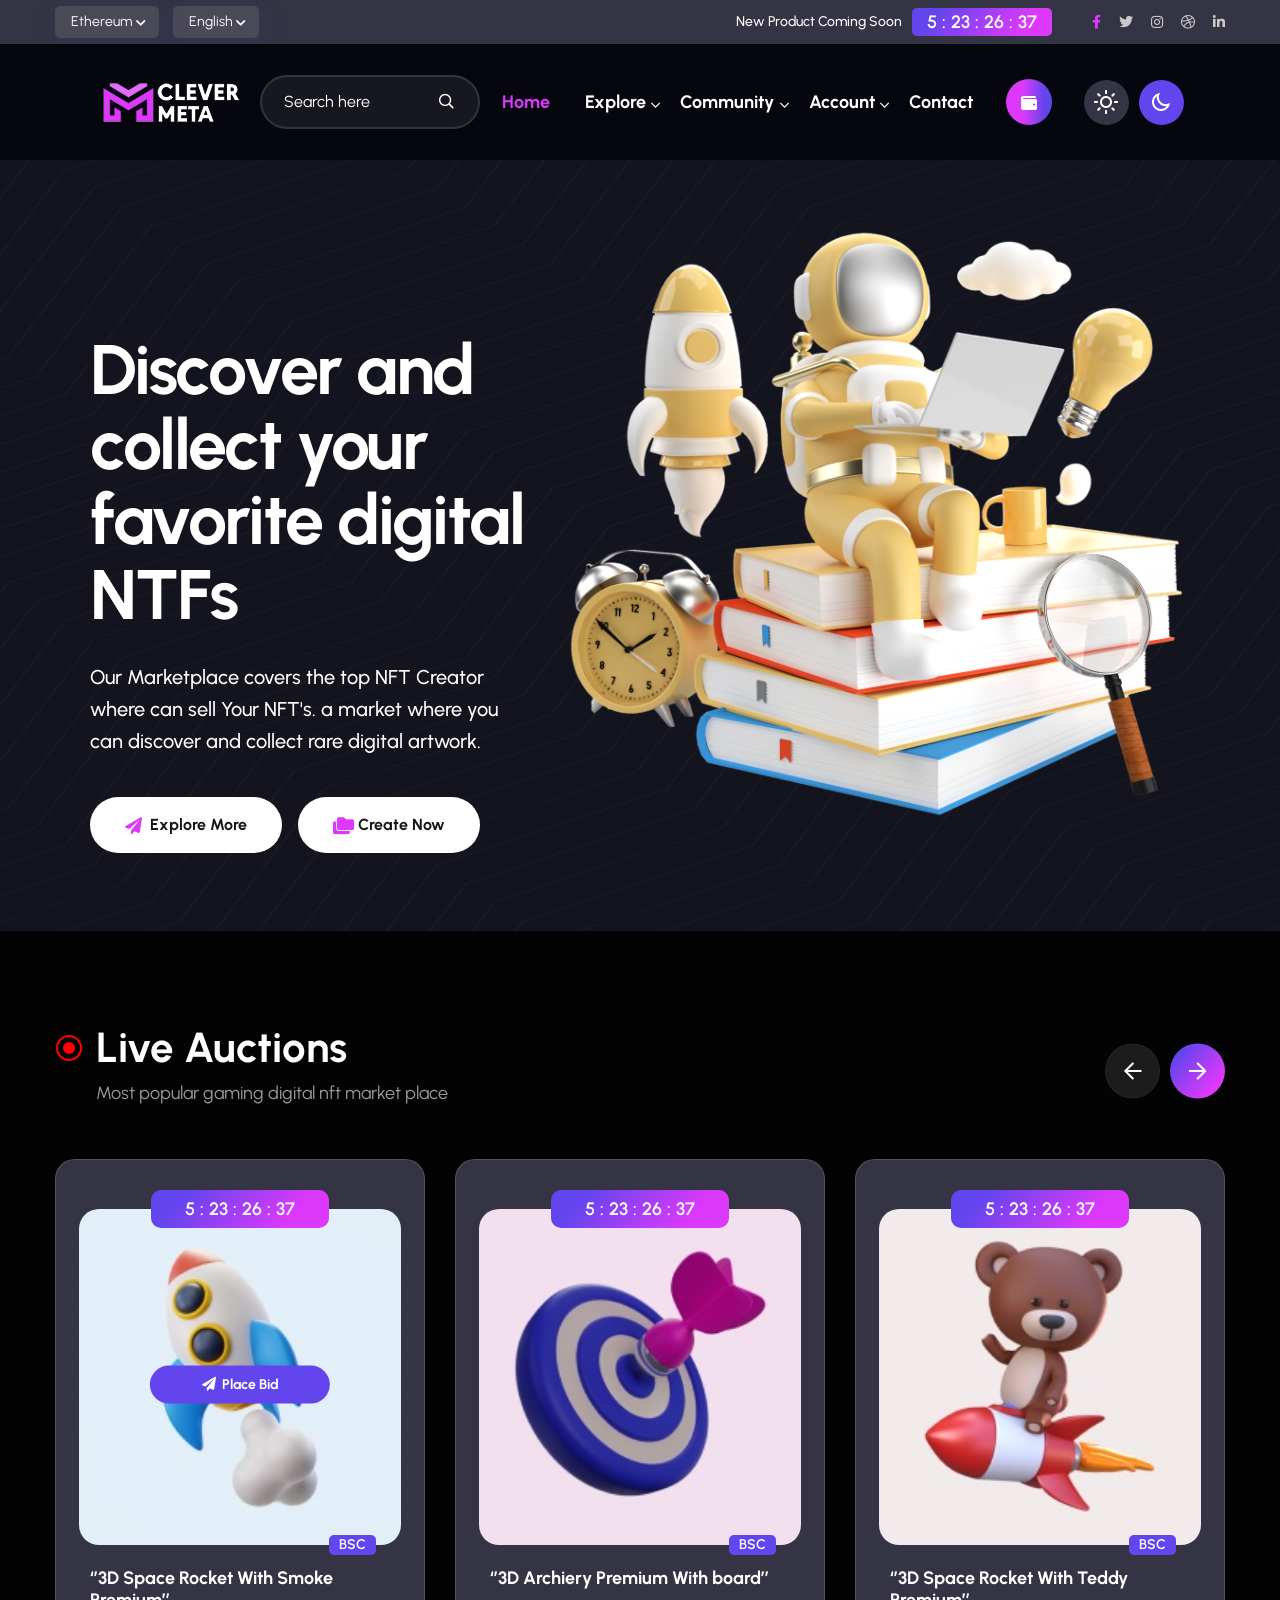
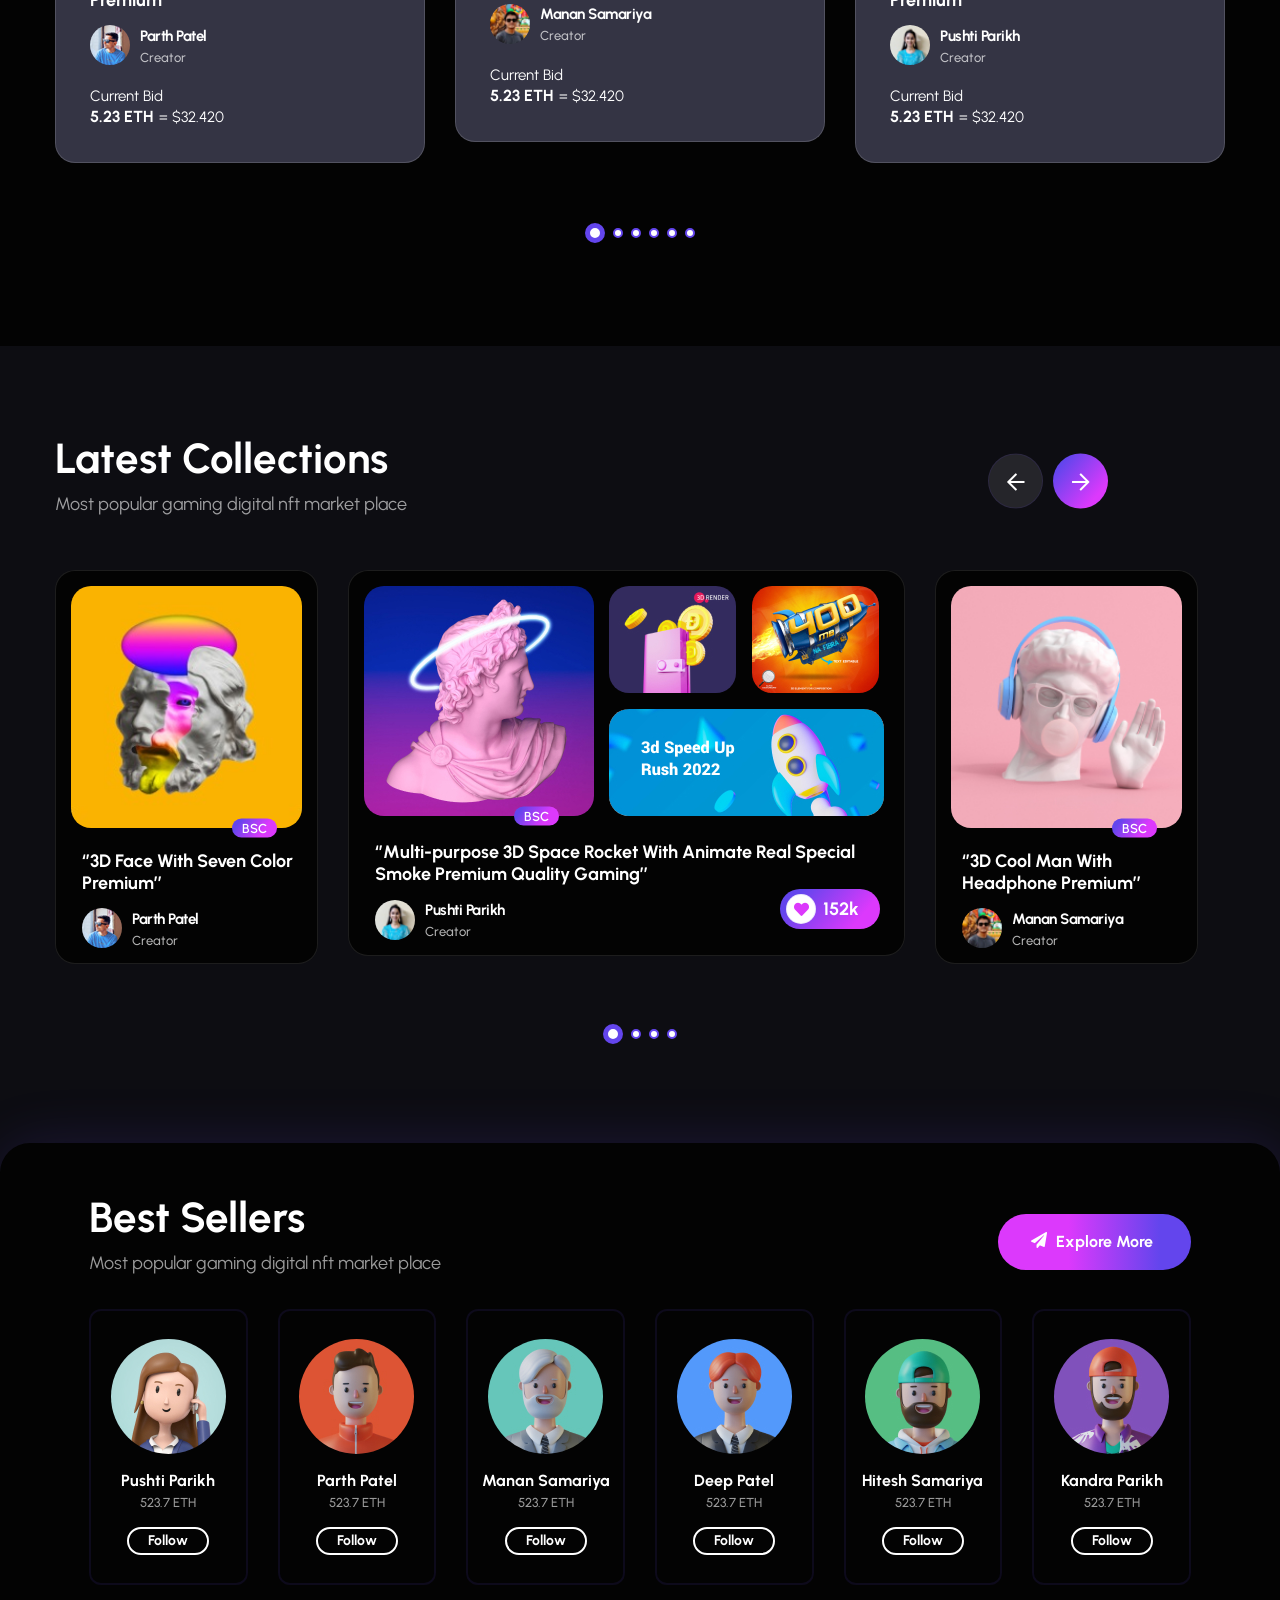
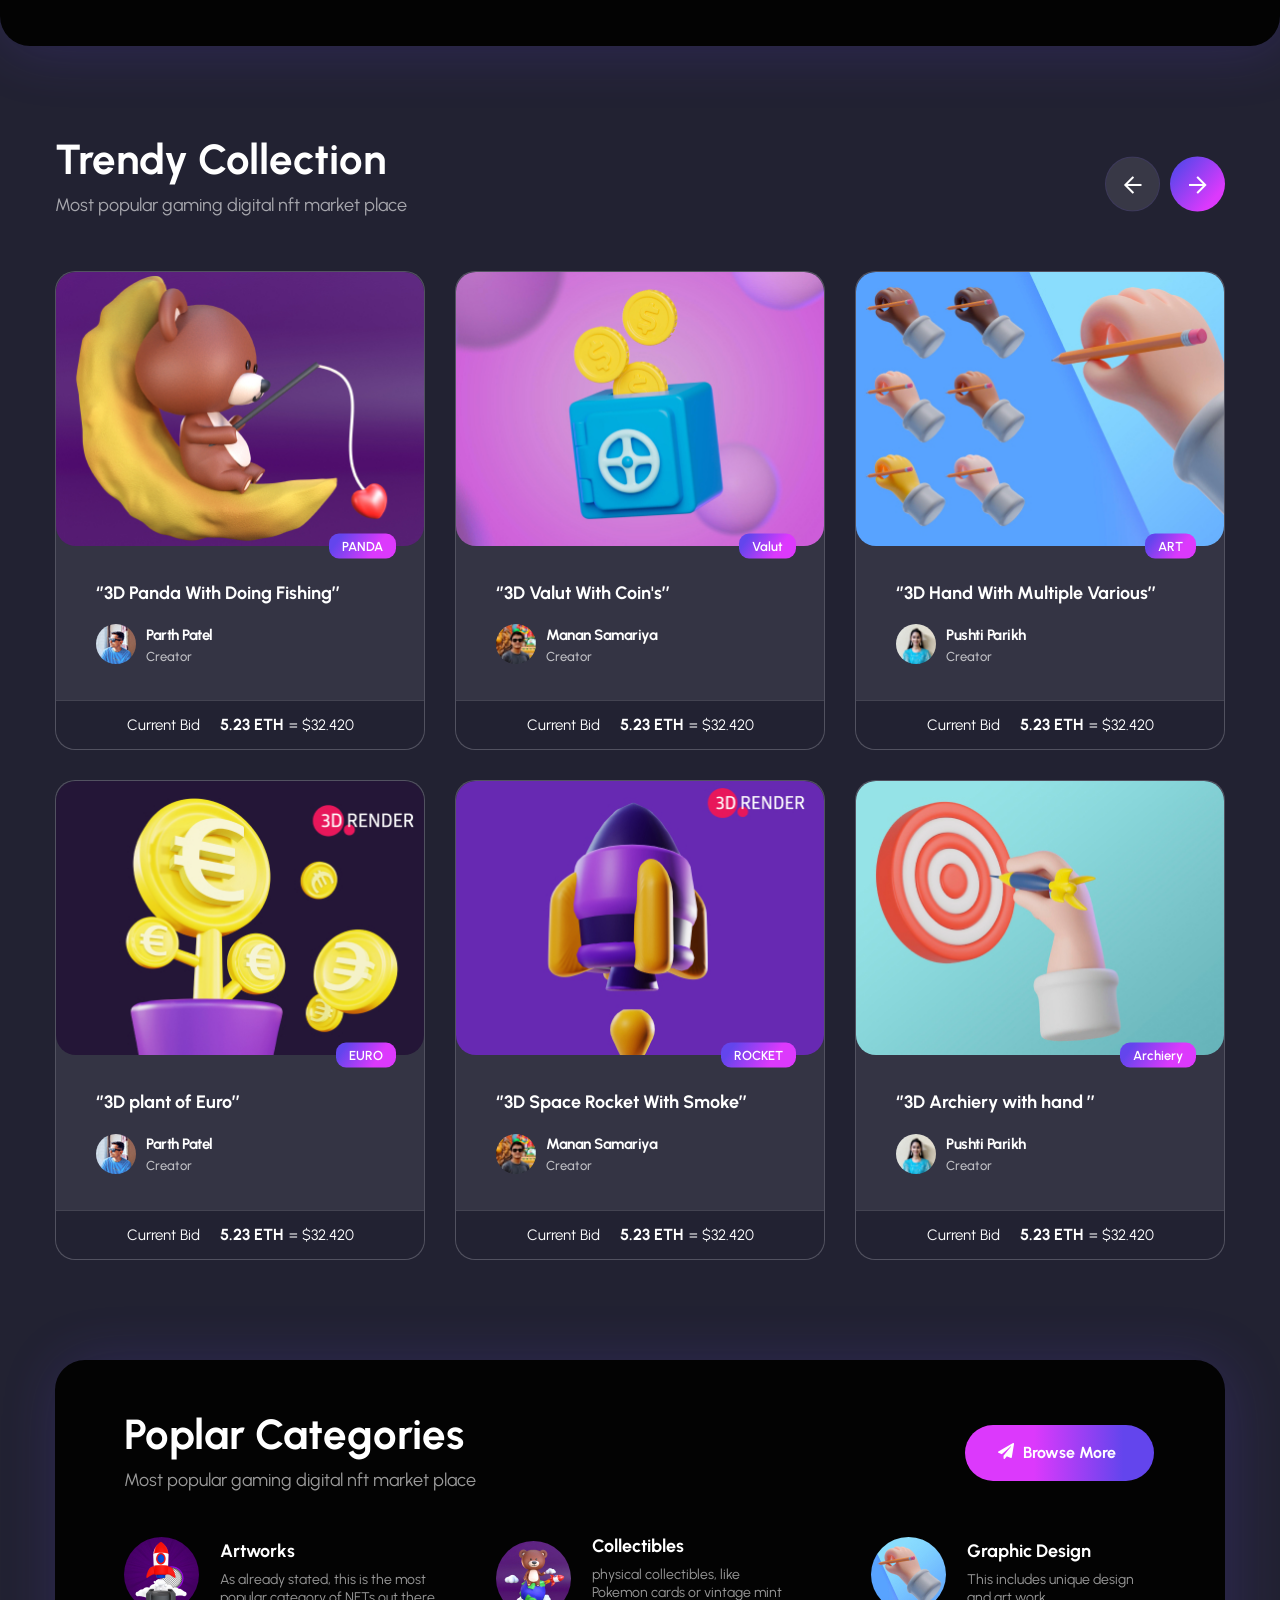
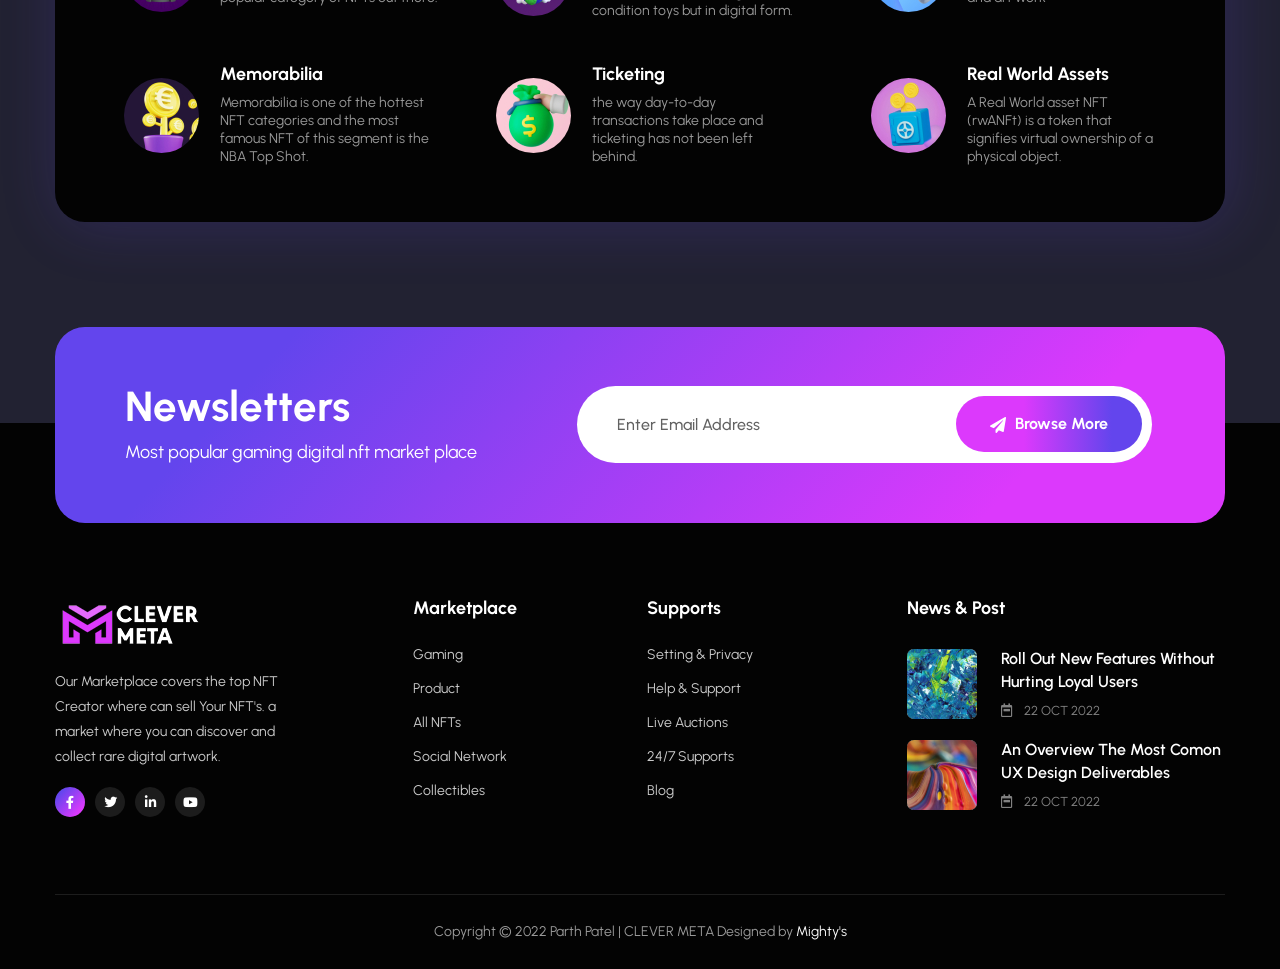
<file: index.html>
<!DOCTYPE html>
<html xmlns="http://www.w3.org/1999/xhtml" xml:lang="en-US" lang="en-US">

<head>
    <!-- Basic Page Needs -->
    <meta charset="utf-8">
    <title>CLEVER META | NFT Marketplace</title>

    <meta name="author" content="parhupatel.com">

    <!-- Mobile Specific Metas -->
    <meta name="viewport" content="width=device-width, initial-scale=1, maximum-scale=1">

    <!-- Theme Style -->
    <link rel="stylesheet" type="text/css" href="assets/css/style.css">

    <!-- Reponsive -->
    <link rel="stylesheet" type="text/css" href="assets/css/responsive.css">

    <!-- Favicon and Touch Icons  -->
    <link rel="shortcut icon" href="assets/icon/Favicon.png">
    <link rel="apple-touch-icon-precomposed" href="assets/icon/Favicon.png">

</head>

<body class="body header-fixed is_dark">

    <!-- preloade -->
    <div class="preload preload-container">
        <div class="preload-logo"></div>
    </div>
    <!-- /preload -->

    <div id="wrapper">
        <div id="page" class="clearfix">

            <div class="topbar">
                <div class="container">
                    <div class="topbar-inner flex">
                        <div class="menu-options flex">
                            <div class="ethereum">
                                <div id="ethereum" class="dropdown">
                                    <a href="#" class="btn-selector nolink">Ethereum</a>
                                    <ul>
                                        <li><span>Ethereum</span></li>
                                        <li><span>Bitski</span></li>
                                        <li><span>Fortmatic</span></li>
                                    </ul>
                                </div>
                            </div>
                            <div class="english">
                                <div id="english" class="dropdown">
                                    <a href="#" class="btn-selector nolink">English</a>
                                    <ul>
                                        <li><span>English</span></li>
                                        <li><span>Hindi</span></li>
                                        <li><span>France</span></li>
                                    </ul>
                                </div>
                            </div>
                        </div>
                        <div class="topbar-right flex">
                            <span>New Product Coming Soon</span>
                            <div class="countdown">
                                <span class="js-countdown" data-timer="516400" data-labels=" :  ,  : , : , "></span>
                            </div>
                            <ul class="socical-icon flex">
                                <li><a href="#" class="active"><i class="fab fa-facebook-f"></i></a></li>
                                <li><a href="#"><i class="fab fa-twitter"></i></a></li>
                                <li><a href="#"><i class="fab fa-instagram"></i></a></li>
                                <li><a href="#"><i class="fab fa-dribbble"></i></a></li>
                                <li><a href="#"><i class="fab fa-linkedin-in"></i></a></li>
                            </ul>
                        </div>
                    </div>
                </div>
            </div>

            <header id="header_main" class="header_1 js-header">
                <div class="container-fluid">
                    <div class="row">
                        <div class="col-md-12">
                            <div class="mobile-button"><span></span></div><!-- /.mobile-button -->
                            <div id="site-header-inner" class="flex">
                                <div id="site-logo" class="clearfix">
                                    <div id="site-logo-inner">
                                        <a href="index.html" rel="home" class="main-logo">
                                            <img id="logo_header" src="assets/images/logo/logo_dark.png"
                                                alt="nft-gaming" width="151" height="45"
                                                data-retina="assets/images/logo/logo_dark@2x.png" data-width="151"
                                                data-height="45">
                                        </a>
                                    </div>
                                </div>
                                <form class="form-search">
                                    <input type="text" placeholder="Search here">
                                    <button><i class="far fa-search"></i></button>
                                </form>

                                <div id="site-menu">
                                    <nav id="main-nav" class="main-nav">
                                        <ul id="menu-primary-menu" class="menu">
                                            <li class="menu-item   current-item">
                                                <a href="index.html">Home</a>

                                            </li>
                                            <li class="menu-item menu-item-has-children">
                                                <a href="#">Explore</a>
                                                <ul class="sub-menu">
                                                    <li class="menu-item"><a href="explore-1.html">Store</a></li>
                                                    <li class="menu-item"><a href="creator.html">Creator</a></li>
                                                    <li class="menu-item"><a href="item.html">Item (Auctions) </a></li>
                                                    <li class="menu-item"><a href="item-details.html">Auctions Details</a>
                                                    </li>
                                                </ul>
                                            </li>

                                            <li class="menu-item menu-item-has-children ">
                                                <a href="#">Community</a>
                                                <ul class="sub-menu">
                                                    <li class="menu-item "><a href="blog.html">Blog</a></li>
                                                    </li>
                                                </ul>
                                            </li>
                                            <li class="menu-item menu-item-has-children">
                                                <a href="#">Account</a>
                                                <ul class="sub-menu">
                                                    <li class="menu-item"><a href="login.html">Login</a></li>
                                                    <li class="menu-item"><a href="register.html">Register</a></li>
                                                    <li class="menu-item"><a href="connect-wallet.html">Wallet Connect</a></li>
                                                    <li class="menu-item"><a href="create-item.html">Create Item</a> </li>
                                                    <li class="menu-item"><a href="author.html">Authors</a></li>
                                                </ul>
                                            </li>
                                            <li class="menu-item ">
                                                <a href="contact.html">Contact</a>
                                            </li>
                                        </ul>
                                    </nav><!-- /#main-nav -->
                                </div>
                                <div class="button-connect-wallet">
                                    <a href="connect-wallet.html" class="sc-button wallet  style-2">
                                        <img src="assets/images/icon/connect-wallet.svg" alt="icon">
                                        <span>Connect Wallet</span>
                                    </a>
                                </div>

                                <div class="mode_switcher">
                                    <h6><span>Dark Mode</span> <strong>Activate</strong></h6>
                                    <a href="#" class="light d-flex align-items-center">
                                        <img src="assets/images/icon/sun.png" alt="">
                                    </a>
                                    <a href="#" class="dark d-flex align-items-center is_active">
                                        <img id="moon_dark" src="assets/images/icon/moon.png" alt="">
                                    </a>
                                </div>
                            </div>
                        </div>
                    </div>
                </div>

            </header>

            <section class="tf-slider">
                <div class="swiper-container slider ">
                    <div class="swiper-wrapper">
                        <div class="swiper-slide wow fadeInUp">
                            <div class="slider-item">
                                <div class="overlay"></div>
                                <div class="slider-inner flex home-1">
                                    <div class="slider-content">
                                        <h1 class="heading">Discover and collect your favorite digital NTFs</h1>
                                        <p class="sub-heading">Our Marketplace covers the top NFT Creator where
                                            can sell Your NFT's. a market where you can discover
                                            and collect rare digital artwork. </p>
                                        <div class="button-slider">
                                            <a href="explore-1.html"
                                                class="sc-button btn-bordered-white style letter "><span>Explore
                                                    More</span></a>
                                            <a href="create-item.html"
                                                class="sc-button btn-bordered-white style file"><span>Create
                                                    Now</span></a>
                                        </div>
                                    </div>
                                    <div class="slider-img">
                                        <div class="img-home-1"><img src="assets/images/slider/img-slider-1.png"
                                                alt="Image"></div>
                                    </div>
                                </div>
                            </div><!-- item-->
                        </div>
                        <div class="swiper-slide wow fadeInUp">
                            <div class="slider-item ">
                                <div class="overlay "></div>
                                <div class="container">
                                    <div class="slider-inner style-2 home-1 flex">
                                        <div class="slider-content">
                                            <h1 class="heading">Discover and collect your favorite digital NTFs</h1>
                                            <p class="sub-heading">The Only NFT marketplace where you can discover exclusive digital collectibles 
                                                and their non-fungible tokens. Buy, sell, discover.....  </p>
                                            <div class="button-slider">
                                                <a href="explore-1.html"
                                                    class="sc-button btn-bordered-white style letter "><span>Explore
                                                        More</span></a>
                                                <a href="create-item.html"
                                                    class="sc-button btn-bordered-white style file"><span>Create
                                                        Now</span></a>
                                            </div>
                                        </div>
                                        <div class="slider-img flex">
                                            <div class="img-left">
                                                <div class="img-1"><img src="assets/images/slider/img-slider-3.jpg"
                                                        alt="Image"></div>
                                                <div class="img-2"><img src="assets/images/slider/img-slider-4.jpg"
                                                        alt="Image"></div>

                                            </div>
                                            <div class="img-right">
                                                <img src="assets/images/slider/img-slider-5.jpg" alt="Image">
                                                <div class="box-avatar flex">
                                                    <div class="list-avatar flex">
                                                        <img src="assets/images/avatar/avt-8.jpg" alt="Image">
                                                        <img src="assets/images/avatar/avt-9.jpg" alt="Image">
                                                        <img src="assets/images/avatar/avt-10.jpg" alt="Image">
                                                        <img src="assets/images/avatar/avt-11.jpg" alt="Image">
                                                    </div>
                                                    <div class="icon-plus">
                                                        <a href="#"><i class="fas fa-plus"></i></a>
                                                    </div>
                                                </div>
                                            </div>
                                        </div>
                                    </div>
                                </div>

                            </div><!-- item-->
                        </div>
                    </div>
                    <div class="swiper-pagination"></div>
                    <div class="swiper-button-next btn-slide-next "></div>
                    <div class="swiper-button-prev btn-slide-prev"></div>
                </div>
            </section>

            <section class="tf-live-auctions tf-section bg-color-1">
                <div class="container">
                    <div class="row">
                        <div class="col-md-12">
                            <div class="sc-heading style-2 has-icon wow fadeInUp">
                                <div class="content-left">

                                    <div class="inner">
                                        <div class="group">
                                            <div class="icon"><i class="ripple"></i></div>
                                            <h3>Live Auctions</h3>
                                        </div>
                                        <p class="desc">Most popular gaming digital nft market place </p>
                                    </div>
                                </div>
                            </div>
                        </div>
                        <div class="col-md-12">
                            <div class="swiper-container live-auc">
                                <div class="swiper-wrapper">
                                    <div class="swiper-slide wow fadeInUp wow fadeInUp">
                                        <div class="slider-item">
                                            <div class="sc-product-item">
                                                <div class="product-img active">
                                                    <img src="assets/images/product-item/item-1.jpg" alt="Image">
                                                    <div class="countdown">
                                                        <span class="js-countdown" data-timer="516400"
                                                            data-labels=" :  ,  : , : , "></span>
                                                    </div>
                                                    <a href="#" data-toggle="modal" data-target="#popup_bid"
                                                        class="sc-button style letter"><span>Place Bid</span></a>
                                                    <label>BSC</label>
                                                </div>
                                                <div class="product-content">
                                                    <h5 class="title"><a href="item-details.html">‘’3D Space Rocket With
                                                            Smoke Premium’’</a> </h5>
                                                    <div class="product-author flex">
                                                        <div class="avatar">
                                                            <img src="assets/images/avatar/avt-7.jpg" alt="Image">
                                                        </div>
                                                        <div class="infor">
                                                            <div class="author-name"><a href="author.html">Parth Patel</a></div>
                                                            <span>Creator</span>
                                                        </div>
                                                    </div>
                                                    <div class="product-price">
                                                        <div class="title">Current Bid</div>
                                                        <div class="price">
                                                            <span>5.23 ETH</span>
                                                            <span>= $32.420</span>
                                                        </div>
                                                    </div>
                                                </div>
                                            </div>
                                        </div><!-- item-->
                                    </div>
                                    <div class="swiper-slide wow fadeInUp wow fadeInUp">
                                        <div class="slider-item">
                                            <div class="sc-product-item">
                                                <div class="product-img ">
                                                    <img src="assets/images/product-item/item-2.jpg" alt="Image">
                                                    <div class="countdown">
                                                        <span class="js-countdown" data-timer="516400"
                                                            data-labels=" :  ,  : , : , "></span>
                                                    </div>
                                                    <a href="#" data-toggle="modal" data-target="#popup_bid"
                                                        class="sc-button style letter"><span>Place Bid</span></a>
                                                    <label>BSC</label>
                                                </div>
                                                <div class="product-content">
                                                    <h5 class="title"><a href="item-details.html">‘’3D Archiery Premium With board’’</a> </h5>
                                                    <div class="product-author flex">
                                                        <div class="avatar">
                                                            <img src="assets/images/avatar/avt-9.jpg" alt="Image">
                                                        </div>
                                                        <div class="infor">
                                                            <div class="author-name"><a href="author.html">Manan Samariya</a></div>
                                                            <span>Creator</span>
                                                        </div>
                                                    </div>
                                                    <div class="product-price">
                                                        <div class="title">Current Bid</div>
                                                        <div class="price">
                                                            <span>5.23 ETH</span>
                                                            <span>= $32.420</span>
                                                        </div>
                                                    </div>
                                                </div>
                                            </div>
                                        </div><!-- item-->
                                    </div>
                                    <div class="swiper-slide wow fadeInUp wow fadeInUp">
                                        <div class="slider-item">
                                            <div class="sc-product-item">
                                                <div class="product-img ">
                                                    <img src="assets/images/product-item/item-3.jpg" alt="Image">
                                                    <div class="countdown">
                                                        <span class="js-countdown" data-timer="516400"
                                                            data-labels=" :  ,  : , : , "></span>
                                                    </div>
                                                    <a href="#" data-toggle="modal" data-target="#popup_bid"
                                                        class="sc-button style letter"><span>Place Bid</span></a>
                                                    <label>BSC</label>
                                                </div>
                                                <div class="product-content">
                                                    <h5 class="title"><a href="item-details.html">‘’3D Space Rocket With
                                                            Teddy Premium’’</a> </h5>
                                                    <div class="product-author flex">
                                                        <div class="avatar">
                                                            <img src="assets/images/avatar/avt-8.jpg" alt="Image">
                                                        </div>
                                                        <div class="infor">
                                                            <div class="author-name"><a href="author.html">Pushti Parikh</a></div>
                                                            <span>Creator</span>
                                                        </div>
                                                    </div>
                                                    <div class="product-price">
                                                        <div class="title">Current Bid</div>
                                                        <div class="price">
                                                            <span>5.23 ETH</span>
                                                            <span>= $32.420</span>
                                                        </div>
                                                    </div>
                                                </div>
                                            </div>
                                        </div><!-- item-->
                                    </div>
                                    <div class="swiper-slide wow fadeInUp wow fadeInUp">
                                        <div class="slider-item">
                                            <div class="sc-product-item">
                                                <div class="product-img ">
                                                    <img src="assets/images/product-item/item-4.jpg" alt="Image">
                                                    <div class="countdown">
                                                        <span class="js-countdown" data-timer="516400"
                                                            data-labels=" :  ,  : , : , "></span>
                                                    </div>
                                                    <a href="#" data-toggle="modal" data-target="#popup_bid"
                                                        class="sc-button style letter"><span>Place Bid</span></a>
                                                    <label>BSC</label>
                                                </div>
                                                <div class="product-content">
                                                    <h5 class="title"><a href="item-details.html">‘’3D Valut With
                                                            Coin Premium’’</a> </h5>
                                                    <div class="product-author flex">
                                                        <div class="avatar">
                                                            <img src="assets/images/avatar/avt-7.jpg" alt="Image">
                                                        </div>
                                                        <div class="infor">
                                                            <div class="author-name"><a href="author.html">Parth Patel</a></div>
                                                            <span>Creator</span>
                                                        </div>
                                                    </div>
                                                    <div class="product-price">
                                                        <div class="title">Current Bid</div>
                                                        <div class="price">
                                                            <span>5.23 ETH</span>
                                                            <span>= $32.420</span>
                                                        </div>
                                                    </div>
                                                </div>
                                            </div>
                                        </div><!-- item-->
                                    </div>
                                    <div class="swiper-slide wow fadeInUp wow fadeInUp">
                                        <div class="slider-item">
                                            <div class="sc-product-item">
                                                <div class="product-img active">
                                                    <img src="assets/images/product-item/item-1.jpg" alt="Image">
                                                    <div class="countdown">
                                                        <span class="js-countdown" data-timer="516400"
                                                            data-labels=" :  ,  : , : , "></span>
                                                    </div>
                                                    <a href="#" data-toggle="modal" data-target="#popup_bid"
                                                        class="sc-button style letter"><span>Place Bid</span></a>
                                                    <label>BSC</label>
                                                </div>
                                                <div class="product-content">
                                                    <h5 class="title"><a href="item-details.html">‘’3D Space Rocket With
                                                            Smoke Premium’’</a> </h5>
                                                    <div class="product-author flex">
                                                        <div class="avatar">
                                                            <img src="assets/images/avatar/avt-7.jpg" alt="Image">
                                                        </div>
                                                        <div class="infor">
                                                            <div class="author-name"><a href="author.html">Parth Patel</a></div>
                                                            <span>Creator</span>
                                                        </div>
                                                    </div>
                                                    <div class="product-price">
                                                        <div class="title">Current Bid</div>
                                                        <div class="price">
                                                            <span>5.23 ETH</span>
                                                            <span>= $32.420</span>
                                                        </div>
                                                    </div>
                                                </div>
                                            </div>
                                        </div><!-- item-->
                                    </div>
                                    <div class="swiper-slide wow fadeInUp wow fadeInUp">
                                        <div class="slider-item">
                                            <div class="sc-product-item">
                                                <div class="product-img ">
                                                    <img src="assets/images/product-item/item-2.jpg" alt="Image">
                                                    <div class="countdown">
                                                        <span class="js-countdown" data-timer="516400"
                                                            data-labels=" :  ,  : , : , "></span>
                                                    </div>
                                                    <a href="#" data-toggle="modal" data-target="#popup_bid"
                                                        class="sc-button style letter"><span>Place Bid</span></a>
                                                    <label>BSC</label>
                                                </div>
                                                <div class="product-content">
                                                    <h5 class="title"><a href="item-details.html">‘’3D Archiery Premium With board’’</a> </h5>
                                                    <div class="product-author flex">
                                                        <div class="avatar">
                                                            <img src="assets/images/avatar/avt-9.jpg" alt="Image">
                                                        </div>
                                                        <div class="infor">
                                                            <div class="author-name"><a href="author.html">Manan Samariya</a></div>
                                                            <span>Creator</span>
                                                        </div>
                                                    </div>
                                                    <div class="product-price">
                                                        <div class="title">Current Bid</div>
                                                        <div class="price">
                                                            <span>5.23 ETH</span>
                                                            <span>= $32.420</span>
                                                        </div>
                                                    </div>
                                                </div>
                                            </div>
                                        </div><!-- item-->
                                    </div>
                                    <div class="swiper-slide wow fadeInUp wow fadeInUp">
                                        <div class="slider-item">
                                            <div class="sc-product-item">
                                                <div class="product-img ">
                                                    <img src="assets/images/product-item/item-3.jpg" alt="Image">
                                                    <div class="countdown">
                                                        <span class="js-countdown" data-timer="516400"
                                                            data-labels=" :  ,  : , : , "></span>
                                                    </div>
                                                    <a href="#" data-toggle="modal" data-target="#popup_bid"
                                                        class="sc-button style letter"><span>Place Bid</span></a>
                                                    <label>BSC</label>
                                                </div>
                                                <div class="product-content">
                                                    <h5 class="title"><a href="item-details.html">‘’3D Space Rocket With
                                                            Teddy Premium’’</a> </h5>
                                                    <div class="product-author flex">
                                                        <div class="avatar">
                                                            <img src="assets/images/avatar/avt-8.jpg" alt="Image">
                                                        </div>
                                                        <div class="infor">
                                                            <div class="author-name"><a href="author.html">Pushti Parikh</a></div>
                                                            <span>Creator</span>
                                                        </div>
                                                    </div>
                                                    <div class="product-price">
                                                        <div class="title">Current Bid</div>
                                                        <div class="price">
                                                            <span>5.23 ETH</span>
                                                            <span>= $32.420</span>
                                                        </div>
                                                    </div>
                                                </div>
                                            </div>
                                        </div><!-- item-->
                                    </div>
                                    <div class="swiper-slide wow fadeInUp wow fadeInUp">
                                        <div class="slider-item">
                                            <div class="sc-product-item">
                                                <div class="product-img ">
                                                    <img src="assets/images/product-item/item-4.jpg" alt="Image">
                                                    <div class="countdown">
                                                        <span class="js-countdown" data-timer="516400"
                                                            data-labels=" :  ,  : , : , "></span>
                                                    </div>
                                                    <a href="#" data-toggle="modal" data-target="#popup_bid"
                                                        class="sc-button style letter"><span>Place Bid</span></a>
                                                    <label>BSC</label>
                                                </div>
                                                <div class="product-content">
                                                    <h5 class="title"><a href="item-details.html">‘’3D Valut With
                                                            Coin Premium’’</a> </h5>
                                                    <div class="product-author flex">
                                                        <div class="avatar">
                                                            <img src="assets/images/avatar/avt-7.jpg" alt="Image">
                                                        </div>
                                                        <div class="infor">
                                                            <div class="author-name"><a href="author.html">Parth Patel</a></div>
                                                            <span>Creator</span>
                                                        </div>
                                                    </div>
                                                    <div class="product-price">
                                                        <div class="title">Current Bid</div>
                                                        <div class="price">
                                                            <span>5.23 ETH</span>
                                                            <span>= $32.420</span>
                                                        </div>
                                                    </div>
                                                </div>
                                            </div>
                                        </div><!-- item-->
                                    </div>
                                </div>
                                <div class="swiper-pagination"></div>
                                <div class="swiper-button-next btn-slide-next "></div>
                                <div class="swiper-button-prev btn-slide-prev"></div>
                            </div>
                        </div>
                    </div>
                </div>
            </section>

            <section class="tf-latest-collections tf-section bg-color-2">
                <div class="container">
                    <div class="row">
                        <div class="col-md-12">
                            <div class="sc-heading style-2 wow fadeInUp">
                                <div class="content-left">
                                    <div class="inner">
                                        <h3>Latest Collections</h3>
                                        <p class="desc">Most popular gaming digital nft market place </p>
                                    </div>
                                </div>
                            </div>
                        </div>
                        <div class="col-md-12">
                            <div class="swiper-container latest-coll style-2">
                                <div class="swiper-wrapper">
                                    <div class="swiper-slide wow fadeInUp tf-col-item">
                                        <div class="slider-item">
                                            <div class="sc-product-item style-3 bg-color-dark">
                                                <div class="product-img ">
                                                    <img src="assets/images/product-item/item-5.jpg" alt="Image">
                                                    <a href="#" data-toggle="modal" data-target="#popup_bid"
                                                        class="sc-button style letter"><span>Place Bid</span></a>
                                                    <label>BSC</label>
                                                </div>
                                                <div class="product-content">
                                                    <h5 class="title"><a href="item-details.html">‘’3D Face With
                                                            Seven Color Premium’’</a> </h5>
                                                    <div class="product-author flex mg-bt-0">
                                                        <div class="avatar">
                                                            <img src="assets/images/avatar/avt-7.jpg" alt="Image">
                                                        </div>
                                                        <div class="infor">
                                                            <div class="author-name"><a href="author.html">Parth Patel</a></div>
                                                            <span>Creator</span>
                                                        </div>
                                                    </div>
                                                </div>
                                            </div>
                                        </div><!-- item-->
                                    </div>
                                    <div class="swiper-slide wow fadeInUp tf-col-itemx2">
                                        <div class="slider-item">
                                            <div class="sc-product-item style-4 bg-color-dark">
                                                <div class="product-img flex">
                                                    <div class="img-left">
                                                        <img src="assets/images/product-item/item-6.jpg" alt="Image">
                                                        <label>BSC</label>
                                                    </div>
                                                    <div class="img-right">
                                                        <div class="top-img flex">
                                                            <img src="assets/images/product-item/item-7.jpg"
                                                                alt="Image">
                                                            <img src="assets/images/product-item/item-8.jpg"
                                                                alt="Image">
                                                        </div>
                                                        <div class="bottom-img">
                                                            <img src="assets/images/product-item/item-9.jpg"
                                                                alt="Image">
                                                        </div>
                                                    </div>
                                                </div>
                                                <div class="product-content">
                                                    <h5 class="title"><a href="item-details.html">‘’Multi-purpose 3D
                                                            Space Rocket With Animate Real Special Smoke Premium Quality
                                                            Gaming’’</a> </h5>
                                                    <div class="product-author flex mg-bt-0">
                                                        <div class="left flex">
                                                            <div class="avatar">
                                                                <img src="assets/images/avatar/avt-8.jpg" alt="Image">
                                                            </div>
                                                            <div class="infor">
                                                                <div class="author-name"><a href="author.html">Pushti Parikh</a></div>
                                                                <span>Creator</span>
                                                            </div>
                                                        </div>
                                                        <div class="button-wishlish">
                                                            <a href="#" class=" wishlish"><i
                                                                    class="fas fa-heart"></i></a>
                                                            <span>152k</span>
                                                        </div>
                                                    </div>
                                                </div>
                                            </div>
                                        </div><!-- item-->
                                    </div>
                                    <div class="swiper-slide wow fadeInUp tf-col-item">
                                        <div class="slider-item">
                                            <div class="sc-product-item style-3 bg-color-dark">
                                                <div class="product-img ">
                                                    <img src="assets/images/product-item/item-10.jpg" alt="Image">
                                                    <a href="#" data-toggle="modal" data-target="#popup_bid"
                                                        class="sc-button style letter"><span>Place Bid</span></a>
                                                    <label>BSC</label>
                                                </div>
                                                <div class="product-content">
                                                    <h5 class="title"><a href="item-details.html">‘’3D Cool Man With Headphone Premium’’</a> </h5>
                                                    <div class="product-author flex mg-bt-0">
                                                        <div class="avatar">
                                                            <img src="assets/images/avatar/avt-9.jpg" alt="Image">
                                                        </div>
                                                        <div class="infor">
                                                            <div class="author-name"><a href="author.html">Manan Samariya</a></div>
                                                            <span>Creator</span>
                                                        </div>
                                                    </div>
                                                </div>
                                            </div>
                                        </div><!-- item-->
                                    </div>
                                    <div class="swiper-slide wow fadeInUp tf-col-item">
                                        <div class="slider-item">
                                            <div class="sc-product-item style-3 bg-color-dark">
                                                <div class="product-img ">
                                                    <img src="assets/images/product-item/item-11.jpg" alt="Image">
                                                    <a href="#" data-toggle="modal" data-target="#popup_bid"
                                                        class="sc-button style letter"><span>Place Bid</span></a>
                                                    <label>BSC</label>
                                                </div>
                                                <div class="product-content">
                                                    <h5 class="title"><a href="item-details.html">‘’3D Hellowin Characther with Light’’</a> </h5>
                                                    <div class="product-author flex mg-bt-0">
                                                        <div class="avatar">
                                                            <img src="assets/images/avatar/avt-7.jpg" alt="Image">
                                                        </div>
                                                        <div class="infor">
                                                            <div class="author-name"><a href="author.html">Parth Patel</a></div>
                                                            <span>Creator</span>
                                                        </div>
                                                    </div>
                                                </div>
                                            </div>
                                        </div><!-- item-->
                                    </div>

                                    <div class="swiper-slide wow fadeInUp tf-col-itemx2">
                                        <div class="slider-item">
                                            <div class="sc-product-item style-4 bg-color-dark">
                                                <div class="product-img flex">
                                                    <div class="img-left">
                                                        <img src="assets/images/product-item/item-6.jpg" alt="Image">
                                                        <label>BSC</label>
                                                    </div>
                                                    <div class="img-right">
                                                        <div class="top-img flex">
                                                            <img src="assets/images/product-item/item-7.jpg"
                                                                alt="Image">
                                                            <img src="assets/images/product-item/item-8.jpg"
                                                                alt="Image">
                                                        </div>
                                                        <div class="bottom-img">
                                                            <img src="assets/images/product-item/item-9.jpg"
                                                                alt="Image">
                                                        </div>
                                                    </div>
                                                </div>
                                                <div class="product-content">
                                                    <h5 class="title"><a href="item-details.html">‘’Multi-purpose 3D
                                                            Space Rocket With Animate Real Special Smoke Premium Quality
                                                            Gaming’’</a> </h5>
                                                    <div class="product-author flex mg-bt-0">
                                                        <div class="left flex">
                                                            <div class="avatar">
                                                                <img src="assets/images/avatar/avt-9.jpg" alt="Image">
                                                            </div>
                                                            <div class="infor">
                                                                <div class="author-name"><a href="author.html">Manan Samariya</a></div>
                                                                <span>Creator</span>
                                                            </div>
                                                        </div>
                                                        <div class="button-wishlish">
                                                            <a href="#" class=" wishlish"><i
                                                                    class="fas fa-heart"></i></a>
                                                            <span>152k</span>
                                                        </div>
                                                    </div>
                                                </div>
                                            </div>
                                        </div><!-- item-->
                                    </div>
                                    <div class="swiper-slide wow fadeInUp tf-col-item">
                                        <div class="slider-item">
                                            <div class="sc-product-item style-3 bg-color-dark">
                                                <div class="product-img ">
                                                    <img src="assets/images/product-item/item-10.jpg" alt="Image">
                                                    <a href="#" data-toggle="modal" data-target="#popup_bid"
                                                        class="sc-button style letter"><span>Place Bid</span></a>
                                                    <label>BSC</label>
                                                </div>
                                                <div class="product-content">
                                                    <h5 class="title"><a href="item-details.html">‘’3D Cool Man with Bublegum Premium’’</a> </h5>
                                                    <div class="product-author flex mg-bt-0">
                                                        <div class="avatar">
                                                            <img src="assets/images/avatar/avt-8.jpg" alt="Image">
                                                        </div>
                                                        <div class="infor">
                                                            <div class="author-name"><a href="author.html">Pushti Parikh</a></div>
                                                            <span>Creator</span>
                                                        </div>
                                                    </div>
                                                </div>
                                            </div>
                                        </div><!-- item-->
                                    </div>
                                </div>
                                <div class="swiper-pagination"></div>
                                <div class="swiper-button-next btn-slide-next "></div>
                                <div class="swiper-button-prev btn-slide-prev"></div>
                            </div>
                        </div>
                    </div>
                </div>
            </section>

            <section class="tf-best-seller">
                <div class="best-seller-inner">
                    <div class="row">
                        <div class="col-md-12">
                            <div class="sc-heading style-2 wow fadeInUp">
                                <div class="content-left">
                                    <div class="inner">
                                        <h3>Best Sellers</h3>
                                        <p class="desc">Most popular gaming digital nft market place </p>
                                    </div>
                                </div>
                                <div class="content-right">
                                    <button class="sc-button style letter style-2"><span>Explore More</span> </button>
                                </div>
                            </div>
                        </div>
                        <div class="col-lg-2 col-md-4 col-6">
                            <div class="sc-author wow fadeInUp" data-wow-delay="100ms" data-wow-duration="1000ms">
                                <div class="card-avatar">
                                    <img src="assets/images/avatar/avt-1.jpg" alt="">
                                </div>
                                <div class="infor">
                                    <h6> <a href="author.html">Pushti Parikh</a> </h6>
                                    <div class="details">523.7 ETH</div>
                                </div>
                                <a href="#" class="sc-button btn-bordered-white"><span>Follow</span></a>
                            </div>
                        </div>
                        <div class="col-lg-2 col-md-4 col-6">
                            <div class="sc-author wow fadeInUp" data-wow-delay="200ms" data-wow-duration="1000ms">
                                <div class="card-avatar">
                                    <img src="assets/images/avatar/avt-2.jpg" alt="">
                                </div>
                                <div class="infor">
                                    <h6> <a href="author.html">Parth Patel</a> </h6>
                                    <div class="details">523.7 ETH</div>
                                </div>
                                <a href="#" class="sc-button btn-bordered-white"><span>Follow</span></a>
                            </div>
                        </div>
                        <div class="col-lg-2 col-md-4 col-6">
                            <div class="sc-author wow fadeInUp" data-wow-delay="300ms" data-wow-duration="1000ms">
                                <div class="card-avatar">
                                    <img src="assets/images/avatar/avt-3.jpg" alt="">
                                </div>
                                <div class="infor">
                                    <h6> <a href="author.html">Manan Samariya</a> </h6>
                                    <div class="details">523.7 ETH</div>
                                </div>
                                <a href="#" class="sc-button btn-bordered-white"><span>Follow</span></a>
                            </div>
                        </div>
                        <div class="col-lg-2 col-md-4 col-6">
                            <div class="sc-author wow fadeInUp" data-wow-delay="400ms" data-wow-duration="1000ms">
                                <div class="card-avatar">
                                    <img src="assets/images/avatar/avt-4.jpg" alt="">
                                </div>
                                <div class="infor">
                                    <h6> <a href="author.html">Deep Patel</a> </h6>
                                    <div class="details">523.7 ETH</div>
                                </div>
                                <a href="#" class="sc-button btn-bordered-white"><span>Follow</span></a>
                            </div>
                        </div>
                        <div class="col-lg-2 col-md-4 col-6">
                            <div class="sc-author wow fadeInUp end" data-wow-delay="500ms" data-wow-duration="1000ms">
                                <div class="card-avatar">
                                    <img src="assets/images/avatar/avt-5.jpg" alt="">
                                </div>
                                <div class="infor">
                                    <h6> <a href="author.html">Hitesh Samariya</a> </h6>
                                    <div class="details">523.7 ETH</div>
                                </div>
                                <a href="#" class="sc-button btn-bordered-white"><span>Follow</span></a>
                            </div>
                        </div>
                        <div class="col-lg-2 col-md-4 col-6">
                            <div class="sc-author wow fadeInUp end" data-wow-delay="600ms" data-wow-duration="1000ms">
                                <div class="card-avatar">
                                    <img src="assets/images/avatar/avt-6.jpg" alt="">
                                </div>
                                <div class="infor">
                                    <h6> <a href="author.html">Kandra Parikh</a> </h6>
                                    <div class="details">523.7 ETH</div>
                                </div>
                                <a href="#" class="sc-button btn-bordered-white"><span>Follow</span></a>
                            </div>
                        </div>
                    </div>
                </div>
            </section>

            <section class="tf-trendy-collections tf-section">
                <div class="container">
                    <div class="row">
                        <div class="col-md-12">
                            <div class="sc-heading style-2 wow fadeInUp">
                                <div class="content-left">
                                    <div class="inner">
                                        <h3>Trendy Collection</h3>
                                        <p class="desc">Most popular gaming digital nft market place </p>
                                    </div>
                                </div>
                            </div>
                        </div>
                        <div class="col-md-12">
                            <div class="swiper-container trendy">
                                <div class="swiper-wrapper">
                                    <div class="swiper-slide wow fadeInUp">
                                        <div class="slider-item">
                                            <div class="sc-product-item style-2">
                                                <div class="product-img">
                                                    <img src="assets/images/product-item/item-12.jpg" alt="Image">
                                                    <a href="#" data-toggle="modal" data-target="#popup_bid"
                                                        class="sc-button style letter"><span>Place Bid</span></a>
                                                    <label>PANDA</label>
                                                </div>
                                                <div class="product-content">
                                                    <h5 class="title"><a href="item-details.html">‘’3D Panda With Doing Fishing’’</a> </h5>
                                                    <div class="product-author flex">
                                                        <div class="avatar">
                                                            <img src="assets/images/avatar/avt-7.jpg" alt="Image">
                                                        </div>
                                                        <div class="infor">
                                                            <div class="author-name"><a href="author.html">Parth Patel</a></div>
                                                            <span>Creator</span>
                                                        </div>
                                                    </div>
                                                    <div class="product-price flex">
                                                        <div class="title">Current Bid</div>
                                                        <div class="price">
                                                            <span>5.23 ETH</span>
                                                            <span>= $32.420</span>
                                                        </div>
                                                    </div>
                                                </div>
                                            </div>
                                        </div><!-- item-->
                                    </div>
                                    <div class="swiper-slide wow fadeInUp">
                                        <div class="slider-item">
                                            <div class="sc-product-item style-2">
                                                <div class="product-img">
                                                    <img src="assets/images/product-item/item-13.jpg" alt="Image">
                                                    <a href="#" data-toggle="modal" data-target="#popup_bid"
                                                        class="sc-button style letter"><span>Place Bid</span></a>
                                                    <label>Valut</label>
                                                </div>
                                                <div class="product-content">
                                                    <h5 class="title"><a href="item-details.html">‘’3D Valut With Coin's’’</a> </h5>
                                                    <div class="product-author flex">
                                                        <div class="avatar">
                                                            <img src="assets/images/avatar/avt-9.jpg" alt="Image">
                                                        </div>
                                                        <div class="infor">
                                                            <div class="author-name"><a href="author.html">Manan Samariya</a></div>
                                                            <span>Creator</span>
                                                        </div>
                                                    </div>
                                                    <div class="product-price flex">
                                                        <div class="title">Current Bid</div>
                                                        <div class="price">
                                                            <span>5.23 ETH</span>
                                                            <span>= $32.420</span>
                                                        </div>
                                                    </div>
                                                </div>
                                            </div>
                                        </div><!-- item-->
                                    </div>
                                    <div class="swiper-slide wow fadeInUp">
                                        <div class="slider-item">
                                            <div class="sc-product-item style-2">
                                                <div class="product-img">
                                                    <img src="assets/images/product-item/item-14.jpg" alt="Image">
                                                    <a href="#" data-toggle="modal" data-target="#popup_bid"
                                                        class="sc-button style letter"><span>Place Bid</span></a>
                                                    <label>ART</label>
                                                </div>
                                                <div class="product-content">
                                                    <h5 class="title"><a href="item-details.html">‘’3D Hand With Multiple Various’’</a> </h5>
                                                    <div class="product-author flex">
                                                        <div class="avatar">
                                                            <img src="assets/images/avatar/avt-8.jpg" alt="Image">
                                                        </div>
                                                        <div class="infor">
                                                            <div class="author-name"><a href="author.html">Pushti Parikh</a></div>
                                                            <span>Creator</span>
                                                        </div>
                                                    </div>
                                                    <div class="product-price flex">
                                                        <div class="title">Current Bid</div>
                                                        <div class="price">
                                                            <span>5.23 ETH</span>
                                                            <span>= $32.420</span>
                                                        </div>
                                                    </div>
                                                </div>
                                            </div>
                                        </div><!-- item-->
                                    </div>
                                    <div class="swiper-slide wow fadeInUp">
                                        <div class="slider-item">
                                            <div class="sc-product-item style-2">
                                                <div class="product-img">
                                                    <img src="assets/images/product-item/item-15.jpg" alt="Image">
                                                    <a href="#" data-toggle="modal" data-target="#popup_bid"
                                                        class="sc-button style letter"><span>Place Bid</span></a>
                                                    <label>EURO</label>
                                                </div>
                                                <div class="product-content">
                                                    <h5 class="title"><a href="item-details.html">‘’3D plant of Euro’’</a> </h5>
                                                    <div class="product-author flex">
                                                        <div class="avatar">
                                                            <img src="assets/images/avatar/avt-7.jpg" alt="Image">
                                                        </div>
                                                        <div class="infor">
                                                            <div class="author-name"><a href="author.html">Parth Patel</a></div>
                                                            <span>Creator</span>
                                                        </div>
                                                    </div>
                                                    <div class="product-price flex">
                                                        <div class="title">Current Bid</div>
                                                        <div class="price">
                                                            <span>5.23 ETH</span>
                                                            <span>= $32.420</span>
                                                        </div>
                                                    </div>
                                                </div>
                                            </div>
                                        </div><!-- item-->
                                    </div>
                                    <div class="swiper-slide wow fadeInUp">
                                        <div class="slider-item">
                                            <div class="sc-product-item style-2">
                                                <div class="product-img">
                                                    <img src="assets/images/product-item/item-16.jpg" alt="Image">
                                                    <a href="#" data-toggle="modal" data-target="#popup_bid"
                                                        class="sc-button style letter"><span>Place Bid</span></a>
                                                    <label>ROCKET</label>
                                                </div>
                                                <div class="product-content">
                                                    <h5 class="title"><a href="item-details.html">‘’3D Space Rocket With
                                                            Smoke’’</a> </h5>
                                                    <div class="product-author flex">
                                                        <div class="avatar">
                                                            <img src="assets/images/avatar/avt-9.jpg" alt="Image">
                                                        </div>
                                                        <div class="infor">
                                                            <div class="author-name"><a href="author.html">Manan Samariya</a></div>
                                                            <span>Creator</span>
                                                        </div>
                                                    </div>
                                                    <div class="product-price flex">
                                                        <div class="title">Current Bid</div>
                                                        <div class="price">
                                                            <span>5.23 ETH</span>
                                                            <span>= $32.420</span>
                                                        </div>
                                                    </div>
                                                </div>
                                            </div>
                                        </div><!-- item-->
                                    </div>
                                    <div class="swiper-slide wow fadeInUp">
                                        <div class="slider-item">
                                            <div class="sc-product-item style-2">
                                                <div class="product-img">
                                                    <img src="assets/images/product-item/item-15.jpg" alt="Image">
                                                    <a href="#" data-toggle="modal" data-target="#popup_bid"
                                                        class="sc-button style letter"><span>Place Bid</span></a>
                                                    <label>EURO</label>
                                                </div>
                                                <div class="product-content">
                                                    <h5 class="title"><a href="item-details.html">‘’3D plant of Euro’’</a> </h5>
                                                    <div class="product-author flex">
                                                        <div class="avatar">
                                                            <img src="assets/images/avatar/avt-7.jpg" alt="Image">
                                                        </div>
                                                        <div class="infor">
                                                            <div class="author-name"><a href="author.html">Parth Patel</a></div>
                                                            <span>Creator</span>
                                                        </div>
                                                    </div>
                                                    <div class="product-price flex">
                                                        <div class="title">Current Bid</div>
                                                        <div class="price">
                                                            <span>5.23 ETH</span>
                                                            <span>= $32.420</span>
                                                        </div>
                                                    </div>
                                                </div>
                                            </div>
                                        </div><!-- item-->
                                    </div>
                                    <div class="swiper-slide wow fadeInUp">
                                        <div class="slider-item">
                                            <div class="sc-product-item style-2">
                                                <div class="product-img">
                                                    <img src="assets/images/product-item/item-16.jpg" alt="Image">
                                                    <a href="#" data-toggle="modal" data-target="#popup_bid"
                                                        class="sc-button style letter"><span>Place Bid</span></a>
                                                    <label>ROCKET</label>
                                                </div>
                                                <div class="product-content">
                                                    <h5 class="title"><a href="item-details.html">‘’3D Space Rocket With
                                                            Smoke’’</a> </h5>
                                                    <div class="product-author flex">
                                                        <div class="avatar">
                                                            <img src="assets/images/avatar/avt-9.jpg" alt="Image">
                                                        </div>
                                                        <div class="infor">
                                                            <div class="author-name"><a href="author.html">Manan Samariya</a></div>
                                                            <span>Creator</span>
                                                        </div>
                                                    </div>
                                                    <div class="product-price flex">
                                                        <div class="title">Current Bid</div>
                                                        <div class="price">
                                                            <span>5.23 ETH</span>
                                                            <span>= $32.420</span>
                                                        </div>
                                                    </div>
                                                </div>
                                            </div>
                                        </div><!-- item-->
                                    </div>
                                    <div class="swiper-slide wow fadeInUp">
                                        <div class="slider-item">
                                            <div class="sc-product-item style-2">
                                                <div class="product-img">
                                                    <img src="assets/images/product-item/item-17.jpg" alt="Image">
                                                    <a href="#" data-toggle="modal" data-target="#popup_bid"
                                                        class="sc-button style letter"><span>Place Bid</span></a>
                                                    <label>Archiery</label>
                                                </div>
                                                <div class="product-content">
                                                    <h5 class="title"><a href="item-details.html">‘’3D Archiery with hand ’’</a> </h5>
                                                    <div class="product-author flex">
                                                        <div class="avatar">
                                                            <img src="assets/images/avatar/avt-8.jpg" alt="Image">
                                                        </div>
                                                        <div class="infor">
                                                            <div class="author-name"><a href="author.html">Pushti Parikh</a></div>
                                                            <span>Creator</span>
                                                        </div>
                                                    </div>
                                                    <div class="product-price flex">
                                                        <div class="title">Current Bid</div>
                                                        <div class="price">
                                                            <span>5.23 ETH</span>
                                                            <span>= $32.420</span>
                                                        </div>
                                                    </div>
                                                </div>
                                            </div>
                                        </div><!-- item-->
                                    </div>
                                    <div class="swiper-slide wow fadeInUp">
                                        <div class="slider-item">
                                            <div class="sc-product-item style-2">
                                                <div class="product-img">
                                                    <img src="assets/images/product-item/item-12.jpg" alt="Image">
                                                    <a href="#" data-toggle="modal" data-target="#popup_bid"
                                                        class="sc-button style letter"><span>Place Bid</span></a>
                                                    <label>PANDA</label>
                                                </div>
                                                <div class="product-content">
                                                    <h5 class="title"><a href="item-details.html">‘’3D Panda With Doing Fishing’’</a> </h5>
                                                    <div class="product-author flex">
                                                        <div class="avatar">
                                                            <img src="assets/images/avatar/avt-7.jpg" alt="Image">
                                                        </div>
                                                        <div class="infor">
                                                            <div class="author-name"><a href="author.html">Parth Patel</a></div>
                                                            <span>Creator</span>
                                                        </div>
                                                    </div>
                                                    <div class="product-price flex">
                                                        <div class="title">Current Bid</div>
                                                        <div class="price">
                                                            <span>5.23 ETH</span>
                                                            <span>= $32.420</span>
                                                        </div>
                                                    </div>
                                                </div>
                                            </div>
                                        </div><!-- item-->
                                    </div>
                                    <div class="swiper-slide wow fadeInUp">
                                        <div class="slider-item">
                                            <div class="sc-product-item style-2">
                                                <div class="product-img">
                                                    <img src="assets/images/product-item/item-13.jpg" alt="Image">
                                                    <a href="#" data-toggle="modal" data-target="#popup_bid"
                                                        class="sc-button style letter"><span>Place Bid</span></a>
                                                    <label>Valut</label>
                                                </div>
                                                <div class="product-content">
                                                    <h5 class="title"><a href="item-details.html">‘’3D Valut With Coin's’’</a> </h5>
                                                    <div class="product-author flex">
                                                        <div class="avatar">
                                                            <img src="assets/images/avatar/avt-9.jpg" alt="Image">
                                                        </div>
                                                        <div class="infor">
                                                            <div class="author-name"><a href="author.html">Manan Samariya</a></div>
                                                            <span>Creator</span>
                                                        </div>
                                                    </div>
                                                    <div class="product-price flex">
                                                        <div class="title">Current Bid</div>
                                                        <div class="price">
                                                            <span>5.23 ETH</span>
                                                            <span>= $32.420</span>
                                                        </div>
                                                    </div>
                                                </div>
                                            </div>
                                        </div><!-- item-->
                                    </div>
                                </div>
                                <div class="swiper-button-next btn-slide-next "></div>
                                <div class="swiper-button-prev btn-slide-prev"></div>
                            </div>
                        </div>

                    </div>
                </div>
            </section>

            <section class="tf-category tf-section">
                <div class="category-inner">
                    <div class="row">
                        <div class="col-md-12">
                            <div class="sc-heading style-2 wow fadeInUp">
                                <div class="content-left">
                                    <div class="inner">
                                        <h3>Poplar Categories</h3>
                                        <p class="desc">Most popular gaming digital nft market place </p>
                                    </div>
                                </div>
                                <div class="content-right">
                                    <button class="sc-button style letter style-2"><span>Browse More</span> </button>
                                </div>
                            </div>
                        </div>
                        <div class="col-lg-4 col-md-6 col-12">
                            <div class="sc-category wow fadeInUp" data-wow-delay="200ms" data-wow-duration="1000ms">
                                <div class="card-media">
                                    <img src="assets/images/category/category-1.jpg" alt="">
                                </div>
                                <div class="card-content">
                                    <h5><a href="#"> Artworks</a></h5>
                                    <p>As already stated, this is the most popular category of NFTs out there.</p>
                                </div>
                            </div>
                        </div>
                        <div class="col-lg-4 col-md-6 col-12">
                            <div class="sc-category wow fadeInUp pl-19" data-wow-delay="400ms" data-wow-duration="1000ms">
                                <div class="card-media">
                                    <img src="assets/images/category/category-2.jpg" alt="">
                                </div>
                                <div class="card-content">
                                    <h5><a href="#">Collectibles</a></h5>
                                    <p>physical collectibles, like Pokemon cards or vintage mint condition toys but in digital form.</p>
                                </div>
                            </div>
                        </div>
                        <div class="col-lg-4 col-md-6 col-12">
                            <div class="sc-category wow fadeInUp pl-40" data-wow-delay="600ms" data-wow-duration="1000ms">
                                <div class="card-media">
                                    <img src="assets/images/category/category-3.jpg" alt="">
                                </div>
                                <div class="card-content">
                                    <h5><a href="#">Graphic Design </a></h5>
                                    <p>This includes unique design and art work</p>
                                </div>
                            </div>
                        </div>
                        <div class="col-lg-4 col-md-6 col-12">
                            <div class="sc-category wow fadeInUp mg-bt-0" data-wow-delay="200ms" data-wow-duration="1500ms">
                                <div class="card-media">
                                    <img src="assets/images/category/category-4.jpg" alt="">
                                </div>
                                <div class="card-content">
                                    <h5><a href="#">Memorabilia </a></h5>
                                    <p>Memorabilia is one of the hottest NFT categories and the most famous NFT of this segment is the NBA Top Shot.</p>
                                </div>
                            </div>
                        </div>
                        <div class="col-lg-4 col-md-6 col-12">
                            <div class="sc-category wow fadeInUp mg-bt-0 pl-19" data-wow-delay="400ms" data-wow-duration="1500ms">
                                <div class="card-media">
                                    <img src="assets/images/category/category-5.jpg" alt="">
                                </div>
                                <div class="card-content">
                                    <h5><a href="#">Ticketing </a></h5>
                                    <p>the way day-to-day transactions take place and ticketing has not been left behind. </p>
                                </div>
                            </div>
                        </div>
                        <div class="col-lg-4 col-md-6 col-12">
                            <div class="sc-category wow fadeInUp mg-bt-0 pl-40 end" data-wow-delay="600ms" data-wow-duration="1500ms">
                                <div class="card-media">
                                    <img src="assets/images/category/category-6.jpg" alt="">
                                </div>
                                <div class="card-content">
                                    <h5><a href="#">Real World Assets </a></h5>
                                    <p>A Real World asset NFT (rwANFt) is a token that signifies virtual ownership of a physical object.</p>
                                </div>
                            </div>
                        </div>
                    </div>
                </div>
            </section>

            <section class="new-letter">
                <div class="container">
                    <div class="new-letter-inner style-2 flex wow fadeInUp">
                        <div class="new-letter-content">
                            <h3 class="heading">Newsletters</h3>
                            <p class="sub-heading">Most popular gaming digital nft market place </p>
                        </div>
                        <div class="new-letter-img">
                            <div class="form-subcribe">
                                <form id="subscribe-form" action="#" method="GET" accept-charset="utf-8"
                                    class="form-submit">
                                    <input name="email" value="" class="email" type="email"
                                        placeholder="Enter Email Address" required="">
                                    <button name="submit" type="submit" id="submit"
                                        class="sc-button style letter style-2"><span>Browse More</span> </button>
                                </form>
                            </div>
                        </div>
                    </div>
                </div>
            </section>

            <!-- Footer -->
            <footer id="footer" class="clearfix bg-style ft-home-1">
                <div class="container">
                    <div class="row">
                        <div class="col-lg-3 col-md-6 col-12">
                            <div class="widget widget-logo">
                                <div class="logo-footer" id="logo-footer">
                                    <a href="index.html">
                                        <img id="logo_footer" src="assets/images/logo/logo_dark.png" alt="nft-gaming"
                                            width="151" height="45" data-retina="assets/images/logo/logo_dark@2x.png"
                                            data-width="151" data-height="45">
                                    </a>
                                </div>
                                <p class="sub-widget-logo">Our Marketplace covers the top NFT Creator where
                                    can sell Your NFT's. a market where you can discover
                                    and collect rare digital artwork.</p>
                                <div class="widget-social">
                                    <ul>
                                        <li><a href="#" class="active"><i class="fab fa-facebook-f"></i></a></li>
                                        <li><a href="#"><i class="fab fa-twitter"></i></a></li>
                                        <li><a href="#"><i class="fab fa-linkedin-in"></i></a></li>
                                        <li><a href="#"><i class="fab fa-youtube"></i></a></li>
                                    </ul>
                                </div>
                            </div>
                        </div>
                        <div class="col-lg-2 col-md-6 col-sm-6 col-6">
                            <div class="widget widget-menu menu-marketplace">
                                <h5 class="title-widget">Marketplace</h5>
                                <ul>
                                    <li><a href="item.html">Gaming </a></li>
                                    <li><a href="item.html">Product </a></li>
                                    <li><a href="item.html">All NFTs</a></li>
                                    <li><a href="blog.html">Social Network</a></li>
                                    <li><a href="item.html">Collectibles</a></li>
                                </ul>
                            </div>
                        </div>
                        <div class="col-lg-3 col-md-6 col-sm-6 col-6">
                            <div class="widget widget-menu menu-supports">
                                <h5 class="title-widget">Supports</h5>
                                <ul>
                                    <li><a href="contact.html">Setting & Privacy </a></li>
                                    <li><a href="contact.html">Help & Support </a></li>
                                    <li><a href="item.html">Live Auctions</a></li>
                                    <li><a href="contact.html"> 24/7 Supports</a></li>
                                    <li><a href="blog.html">Blog</a></li>
                                </ul>
                            </div>
                        </div>
                        <div class="col-lg-4 col-md-6 col-sm-12 col-12">
                            <div class="widget widget-post">
                                <h5 class="title-widget">News & Post</h5>
                                <ul class="post-new">
                                    <li>
                                        <div class="post-img">
                                            <img src="assets/images/post/post-recent-new-4.jpg" alt="Post New">
                                        </div>
                                        <div class="post-content">
                                            <h6 class="title"><a href="blog-details.html">Roll Out New Features Without
                                                    Hurting Loyal Users</a></h6>
                                            <a href="blog-details.html" class="post-date"><i
                                                    class="far fa-calendar-week"></i> 22 OCT 2022</a>
                                        </div>
                                    </li>
                                    <li>
                                        <div class="post-img">
                                            <img src="assets/images/post/post-recent-new-5.jpg" alt="Post New">
                                        </div>
                                        <div class="post-content">
                                            <h6 class="title"><a href="blog-details.html">An Overview The Most Comon UX
                                                    Design Deliverables</a></h6>
                                            <a href="blog-details.html" class="post-date"><i
                                                    class="far fa-calendar-week"></i> 22 OCT 2022</a>
                                        </div>
                                    </li>
                                </ul>
                            </div>
                        </div>
                    </div>
                </div>
            </footer><!-- /#footer -->

            <!-- Bottom -->
            <div class="bottom">
                <div class="container">
                    <div class="bottom-inner">
                        Copyright © 2022 Parth Patel | CLEVER META  Designed by <a
                            href="https://parthupatel.me"> Mighty's</a>
                    </div>
                </div>
            </div>

        </div>
        <!-- /#page -->
    </div>
    <!-- /#wrapper -->

    <a id="scroll-top"></a>

    <!-- Modal Popup Bid -->
    <div class="modal fade popup" id="popup_bid_success" tabindex="-1" role="dialog" aria-hidden="true">
        <div class="modal-dialog modal-dialog-centered" role="document">
            <div class="modal-content">
                <button type="button" class="close" data-dismiss="modal" aria-label="Close">
                    <span aria-hidden="true">&times;</span>
                </button>
                <div class="modal-body space-y-20 pd-40">
                    <h3 class="text-center">Your Bidding
                        Successfuly Added</h3>
                    <p class="text-center">your bid <span class="price color-popup">(5.23ETH) </span> has been listing
                        to our database</p>
                    <a href="#" class="btn btn-primary"> Watch the listings</a>
                </div>
            </div>
        </div>
    </div>
    <div class="modal fade popup" id="popup_bid" tabindex="-1" role="dialog" aria-hidden="true">
        <div class="modal-dialog modal-dialog-centered" role="document">
            <div class="modal-content">
                <button type="button" class="close" data-dismiss="modal" aria-label="Close">
                    <span aria-hidden="true">&times;</span>
                </button>
                <div class="modal-body space-y-20 pd-40">
                    <h3>Place a Bid</h3>
                    <p class="text-center">You must bid at least <span class="price color-popup">5.23 ETH</span>
                    </p>
                    <input type="text" class="form-control" placeholder="00.00 ETH">
                    <p>Enter quantity. <span class="color-popup">1 available</span>
                    </p>
                    <input type="text" class="form-control quantity" value="1">
                    <div class="hr"></div>
                    
                    <div class="d-flex justify-content-between">
                        <p> Current Bid</p>
                        <p class="text-right price color-popup"> 5.23 ETH </p>
                    </div>
                    <a href="#" class="btn btn-primary" data-toggle="modal" data-target="#popup_bid_success"
                        data-dismiss="modal" aria-label="Close"> Place a bid</a>
                </div>
            </div>
        </div>
    </div>

    <!-- Javascript -->
    <script src="assets/js/jquery.min.js"></script>
    <script src="assets/js/jquery.easing.js"></script>
    <script src="assets/js/bootstrap.min.js"></script>
    <script src="assets/js/swiper-bundle.min.js"></script>
    <script src="assets/js/swiper.js"></script>
    <script src="assets/js/wow.min.js"></script>
    <script src="assets/js/plugin.js"></script>
    <script src="assets/js/count-down.js"></script>
    <script src="assets/js/shortcodes.js"></script>
    <script src="assets/js/main.js"></script>
</body>

</html>
</file>
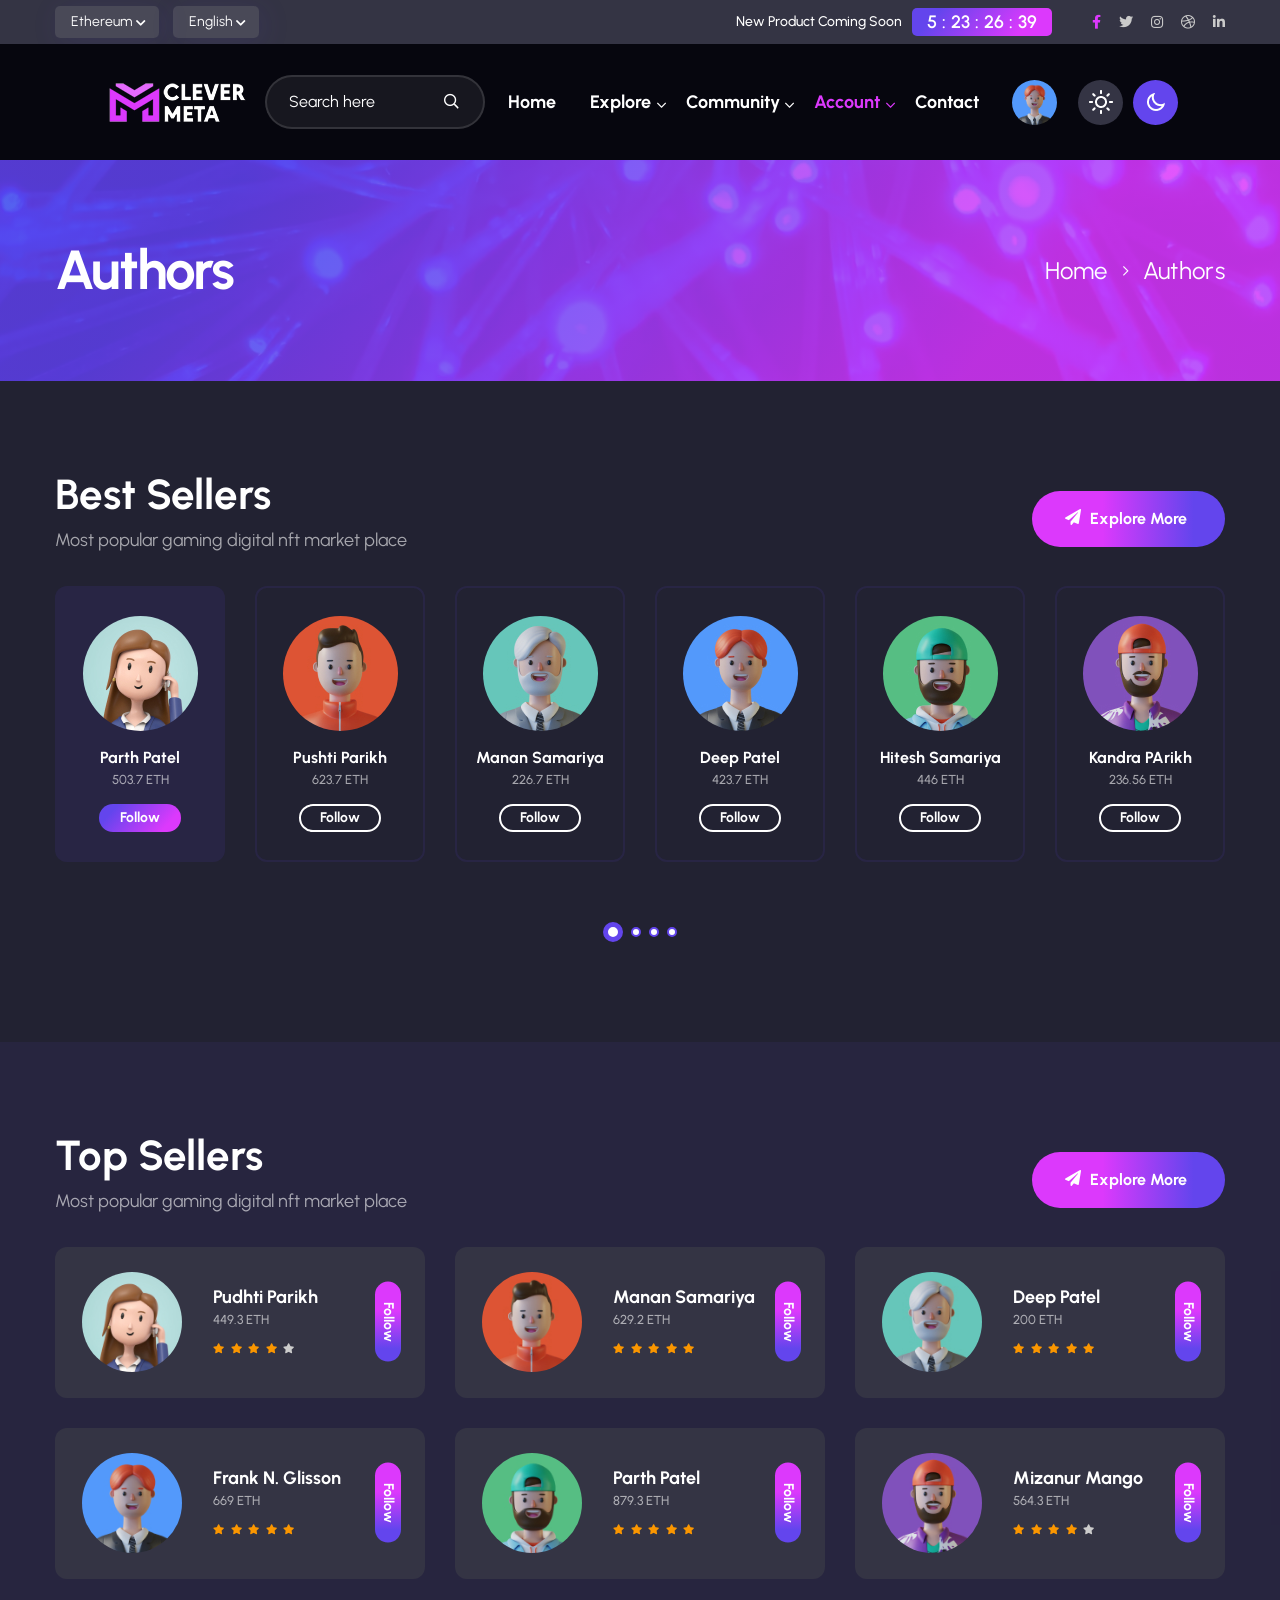
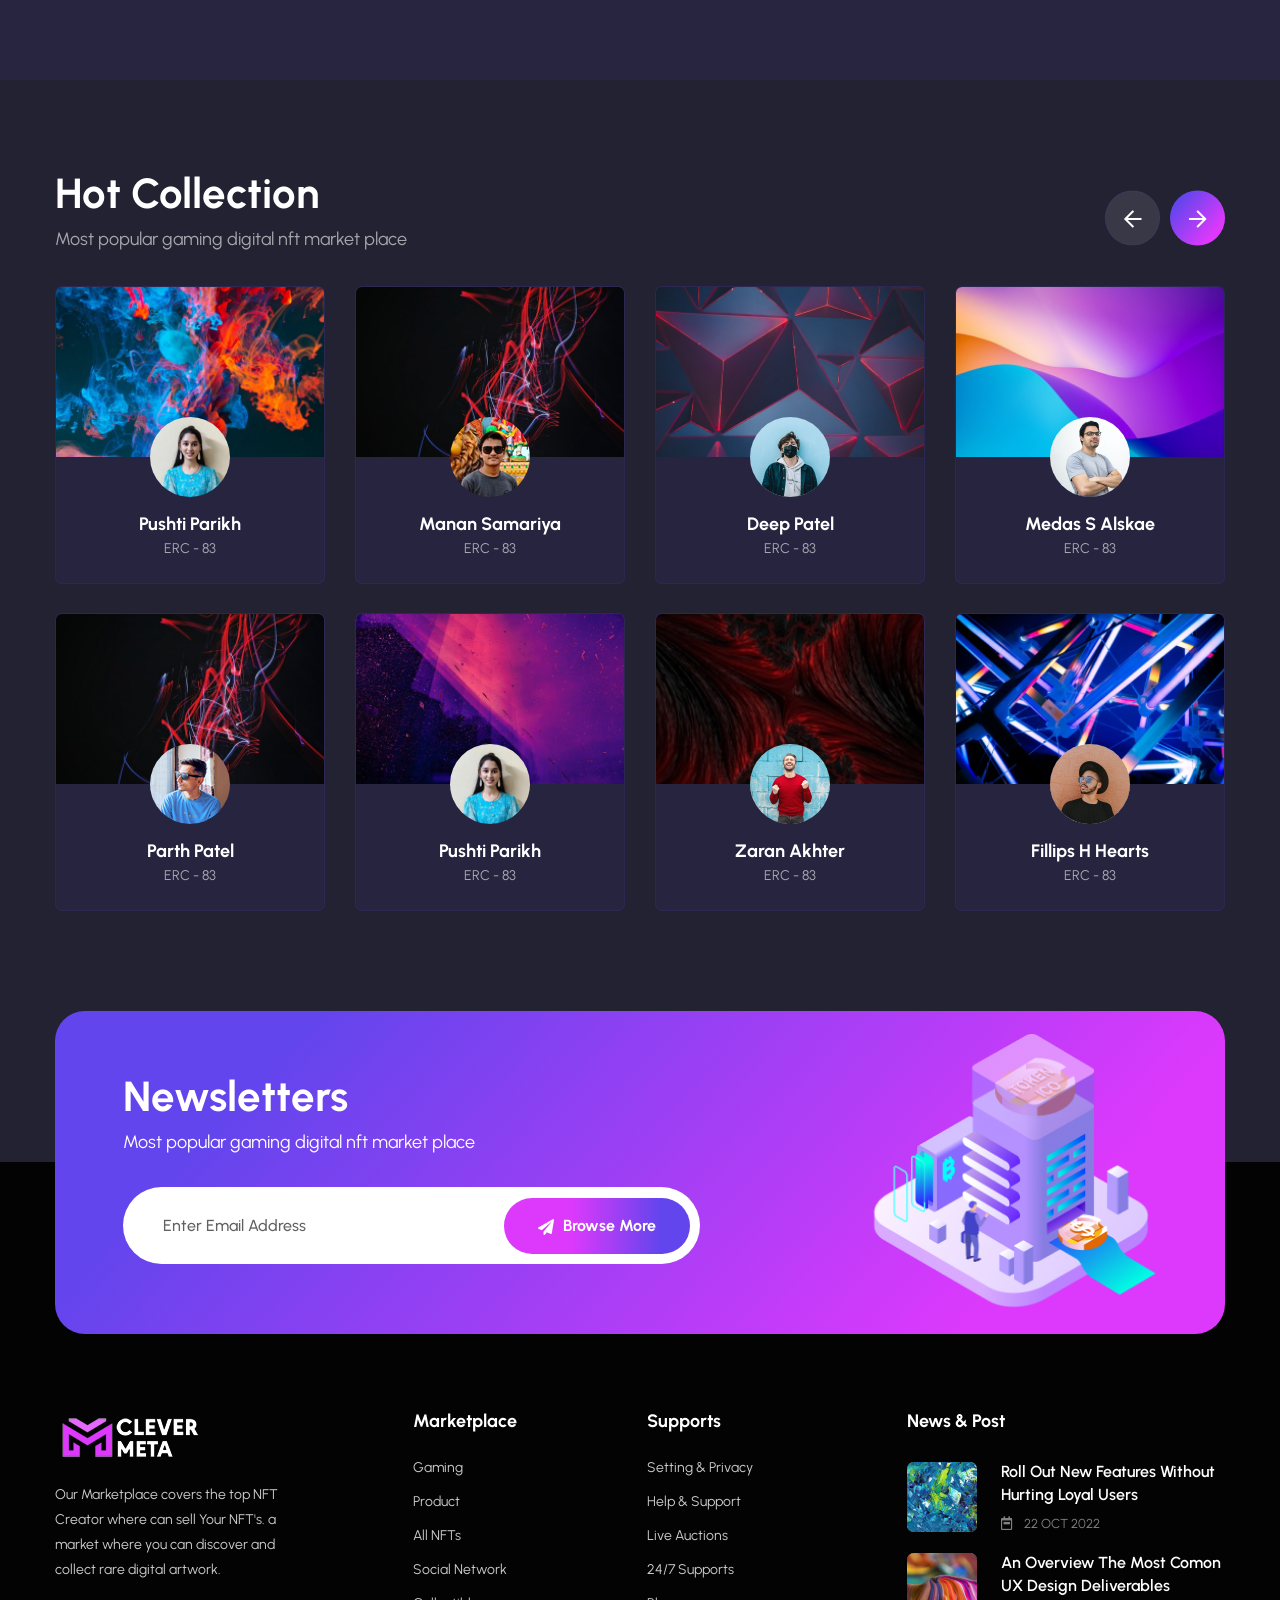
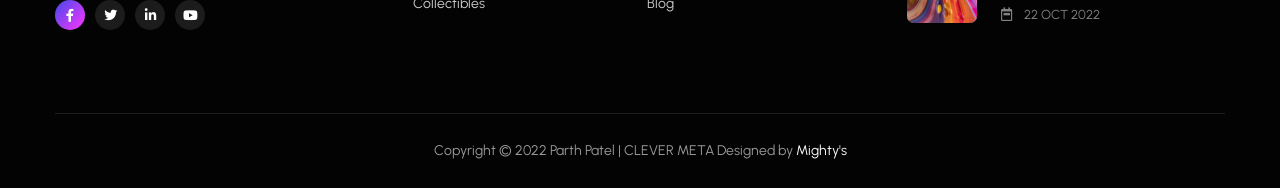
<file: author.html>
<!DOCTYPE html>
<html xmlns="http://www.w3.org/1999/xhtml" xml:lang="en-US" lang="en-US">

<head>
    <!-- Basic Page Needs -->
    <meta charset="utf-8">
    <title>CLEVER META | NFT Marketplace</title>

    <meta name="author" content="parhupatel.com">

    <!-- Mobile Specific Metas -->
    <meta name="viewport" content="width=device-width, initial-scale=1, maximum-scale=1">

    <!-- Theme Style -->
    <link rel="stylesheet" type="text/css" href="assets/css/style.css">

    <!-- Reponsive -->
    <link rel="stylesheet" type="text/css" href="assets/css/responsive.css">

    <!-- Favicon and Touch Icons  -->
    <link rel="shortcut icon" href="assets/icon/Favicon.png">
    <link rel="apple-touch-icon-precomposed" href="assets/icon/Favicon.png">

</head>

<body class="body header-fixed is_dark">

    <!-- preloade -->
    <div class="preload preload-container">
        <div class="preload-logo"></div>
    </div>
    <!-- /preload -->

    <div id="wrapper">
        <div id="page" class="clearfix">

            <div class="topbar">
                <div class="container">
                    <div class="topbar-inner flex">
                        <div class="menu-options flex">
                            <div class="ethereum">
                                <div id="ethereum" class="dropdown">
                                    <a href="#" class="btn-selector nolink">Ethereum</a>
                                    <ul>
                                        <li><span>Ethereum</span></li>
                                        <li><span>Bitski</span></li>
                                        <li><span>Fortmatic</span></li>
                                    </ul>
                                </div>
                            </div>
                            <div class="english">
                                <div id="english" class="dropdown">
                                    <a href="#" class="btn-selector nolink">English</a>
                                    <ul>
                                        <li><span>English</span></li>
                                        <li><span>Hindi</span></li>
                                        <li><span>France</span></li>
                                    </ul>
                                </div>
                            </div>
                        </div>
                        <div class="topbar-right flex">
                            <span>New Product Coming Soon</span>
                            <div class="countdown">
                                <span class="js-countdown" data-timer="516400" data-labels=" :  ,  : , : , "></span>
                            </div>
                            <ul class="socical-icon flex">
                                <li><a href="#" class="active"><i class="fab fa-facebook-f"></i></a></li>
                                <li><a href="#"><i class="fab fa-twitter"></i></a></li>
                                <li><a href="#"><i class="fab fa-instagram"></i></a></li>
                                <li><a href="#"><i class="fab fa-dribbble"></i></a></li>
                                <li><a href="#"><i class="fab fa-linkedin-in"></i></a></li>
                            </ul>
                        </div>
                    </div>
                </div>
            </div>

            <header id="header_main" class="header_1 js-header">
                <div class="container-fluid">
                    <div class="row">
                        <div class="col-md-12">
                            <div class="mobile-button"><span></span></div><!-- /.mobile-button -->
                            <div id="site-header-inner" class="flex">
                                <div id="site-logo" class="clearfix">
                                    <div id="site-logo-inner">
                                        <a href="index.html" rel="home" class="main-logo">
                                            <img id="logo_header" src="assets/images/logo/logo_dark.png"
                                                alt="nft-gaming" width="151" height="45"
                                                data-retina="assets/images/logo/logo_dark@2x.png" data-width="151"
                                                data-height="45">
                                        </a>
                                    </div>
                                </div>
                                <form class="form-search">
                                    <input type="text" placeholder="Search here">
                                    <button><i class="far fa-search"></i></button>
                                </form>

                                <div id="site-menu">
                                    <nav id="main-nav" class="main-nav">
                                        <ul id="menu-primary-menu" class="menu">
                                            <li class="menu-item ">
                                                <a href="index.html">Home</a>

                                            </li>
                                            <li class="menu-item menu-item-has-children">
                                                <a href="#">Explore</a>
                                                <ul class="sub-menu">
                                                    <li class="menu-item"><a href="explore-1.html">Store</a></li>
                                                    <li class="menu-item"><a href="creator.html">Creator</a></li>
                                                    <li class="menu-item"><a href="item.html">Item (Auctions) </a></li>
                                                    <li class="menu-item"><a href="item-details.html">Auctions Details</a>
                                                    </li>
                                                </ul>
                                            </li>

                                            <li class="menu-item menu-item-has-children ">
                                                <a href="#">Community</a>
                                                <ul class="sub-menu">
                                                    <li class="menu-item "><a href="blog.html">Blog</a></li>
                                                    </li>
                                                </ul>
                                            </li>
                                            <li class="menu-item menu-item-has-children current-item">
                                                <a href="#">Account</a>
                                                <ul class="sub-menu">
                                                    <li class="menu-item"><a href="login.html">Login</a></li>
                                                    <li class="menu-item "><a href="register.html">Register</a></li>
                                                    <li class="menu-item"><a href="connect-wallet.html">Wallet Connect</a></li>
                                                    <li class="menu-item"><a href="create-item.html">Create Item</a> </li>
                                                    <li class="menu-item current-item"><a href="author.html">Authors</a></li>
                                                </ul>
                                            </li>
                                            <li class="menu-item ">
                                                <a href="contact.html">Contact</a>
                                            </li>
                                        </ul>
                                    </nav><!-- /#main-nav -->
                                </div>

                                <div class="admin_active active" id="header_admin">
                                    <div class="header_avatar" id="target-avatar">
                                        <img class="avatar" src="assets/images/avatar/avt-4.jpg" alt="avatar" />
                                        <div class="avatar_popup ">
                                            <div class="top flex">
                                                <div class="infor">
                                                    <div class="author">
                                                        <h6 class="author-name">Parth Patel</h6>
                                                        <span>Set Display Name</span>
                                                    </div>
                                                    <div class="item flex">
                                                        <div class="img">
                                                            <img src="assets/images/product-item/item-19.jpg"
                                                                alt="Image">
                                                        </div>
                                                        <div class="infor">
                                                            <div class="item-name">Blance</div>
                                                            <div class="price">38 ETH</div>
                                                        </div>
                                                    </div>
                                                </div>
                                                <div class="button-fl">
                                                    <a href="#" class="sc-button style-2"><span>Follow</span></a>
                                                </div>
                                            </div>
                                            <ul class="menu-options">
                                                <li><a href="#"><img src="assets/images/icon/author.svg" alt="Image">
                                                        <span>Edit Profile</span></a></li>
                                                <li><a href="#"><img src="assets/images/icon/setting.svg" alt="Image">
                                                        <span>Account Setting</span></a></li>
                                                <li><a href="#"><img src="assets/images/icon/notification.svg"
                                                            alt="Image"> <span>Notifications</span></a></li>
                                                <li><a href="#"><img src="assets/images/icon/manage.svg" alt="Image">
                                                        <span>Manage Items</span></a></li>
                                                <li><a href="#"><img src="assets/images/icon/upload.svg" alt="Image">
                                                        <span>Upload Items</span></a></li>
                                                <li><a href="#"><img src="assets/images/icon/logout.svg" alt="Image">
                                                        <span>Log Out</span></a></li>
                                            </ul>
                                        </div>
                                    </div>
                                </div>

                                <div class="mode_switcher">
                                    <h6><span>Dark Mode</span> <strong>Activate</strong></h6>
                                    <a href="#" class="light d-flex align-items-center">
                                        <img src="assets/images/icon/sun.png" alt="">
                                    </a>
                                    <a href="#" class="dark d-flex align-items-center is_active">
                                        <img id="moon_dark" src="assets/images/icon/moon.png" alt="">
                                    </a>
                                </div>
                            </div>
                        </div>
                    </div>
                </div>

            </header>
            <!-- page title -->
            <section class="fl-page-title">
                <div class="overlay"></div>
                <div class="container">
                    <div class="row">
                        <div class="col-md-12">
                            <div class="page-title-inner flex">
                                <div class="page-title-heading">
                                    <h2 class="heading">Authors</h2>
                                </div>
                                <div class="breadcrumbs">
                                    <ul>
                                        <li><a href="index.html">Home</a></li>
                                        <li>Authors</li>
                                    </ul>
                                </div>
                            </div>
                        </div>
                    </div>
                </div>
            </section>

            <section class="tf-section best-seller-page">
                <div class="container">
                    <div class="row">
                        <div class="col-md-12">
                            <div class="sc-heading style-2">
                                <div class="content-left">
                                    <div class="inner">
                                        <h3>Best Sellers</h3>
                                        <p class="desc">Most popular gaming digital nft market place </p>
                                    </div>
                                </div>
                                <div class="content-right">
                                    <button class="sc-button style letter style-2"><span>Explore More</span> </button>
                                </div>
                            </div>
                        </div>
                        <div class="col-md-12">
                            <div class="swiper-container author-best pd-bt-50">
                                <div class="swiper-wrapper">
                                    <div class="swiper-slide">
                                        <div class="slider-item">
                                            <div class="sc-author active">
                                                <div class="card-avatar">
                                                    <img src="assets/images/avatar/avt-1.jpg" alt="">
                                                </div>
                                                <div class="infor">
                                                    <h6> <a href="author.html">Parth Patel</a> </h6>
                                                    <div class="details">503.7 ETH</div>
                                                </div>
                                                <a href="#" class="sc-button btn-bordered-white"><span>Follow</span></a>
                                            </div>
                                        </div><!-- item-->
                                    </div>
                                    <div class="swiper-slide">
                                        <div class="slider-item">
                                            <div class="sc-author">
                                                <div class="card-avatar">
                                                    <img src="assets/images/avatar/avt-2.jpg" alt="">
                                                </div>
                                                <div class="infor">
                                                    <h6> <a href="author.html">Pushti Parikh</a> </h6>
                                                    <div class="details">623.7 ETH</div>
                                                </div>
                                                <a href="#" class="sc-button btn-bordered-white"><span>Follow</span></a>
                                            </div>
                                        </div><!-- item-->
                                    </div>
                                    <div class="swiper-slide">
                                        <div class="slider-item">
                                            <div class="sc-author">
                                                <div class="card-avatar">
                                                    <img src="assets/images/avatar/avt-3.jpg" alt="">
                                                </div>
                                                <div class="infor">
                                                    <h6> <a href="author.html">Manan Samariya </a> </h6>
                                                    <div class="details">226.7 ETH</div>
                                                </div>
                                                <a href="#" class="sc-button btn-bordered-white"><span>Follow</span></a>
                                            </div>
                                        </div><!-- item-->
                                    </div>
                                    <div class="swiper-slide">
                                        <div class="slider-item">
                                            <div class="sc-author">
                                                <div class="card-avatar">
                                                    <img src="assets/images/avatar/avt-4.jpg" alt="">
                                                </div>
                                                <div class="infor">
                                                    <h6> <a href="author.html">Deep Patel</a> </h6>
                                                    <div class="details">423.7 ETH</div>
                                                </div>
                                                <a href="#" class="sc-button btn-bordered-white"><span>Follow</span></a>
                                            </div>
                                        </div><!-- item-->
                                    </div>
                                    <div class="swiper-slide">
                                        <div class="slider-item">
                                            <div class="sc-author">
                                                <div class="card-avatar">
                                                    <img src="assets/images/avatar/avt-5.jpg" alt="">
                                                </div>
                                                <div class="infor">
                                                    <h6> <a href="author.html">Hitesh Samariya </a> </h6>
                                                    <div class="details">446 ETH</div>
                                                </div>
                                                <a href="#" class="sc-button btn-bordered-white"><span>Follow</span></a>
                                            </div>
                                        </div><!-- item-->
                                    </div>
                                    <div class="swiper-slide">
                                        <div class="slider-item">
                                            <div class="sc-author">
                                                <div class="card-avatar">
                                                    <img src="assets/images/avatar/avt-6.jpg" alt="">
                                                </div>
                                                <div class="infor">
                                                    <h6> <a href="author.html">Kandra PArikh</a> </h6>
                                                    <div class="details">236.56 ETH</div>
                                                </div>
                                                <a href="#" class="sc-button btn-bordered-white"><span>Follow</span></a>
                                            </div>
                                        </div><!-- item-->
                                    </div>
                                    <div class="swiper-slide">
                                        <div class="slider-item">
                                            <div class="sc-author">
                                                <div class="card-avatar">
                                                    <img src="assets/images/avatar/avt-1.jpg" alt="">
                                                </div>
                                                <div class="infor">
                                                    <h6> <a href="author.html">Parth Patel</a> </h6>
                                                    <div class="details">503.7 ETH</div>
                                                </div>
                                                <a href="#" class="sc-button btn-bordered-white"><span>Follow</span></a>
                                            </div>
                                        </div><!-- item-->
                                    </div>
                                    <div class="swiper-slide">
                                        <div class="slider-item">
                                            <div class="sc-author">
                                                <div class="card-avatar">
                                                    <img src="assets/images/avatar/avt-2.jpg" alt="">
                                                </div>
                                                <div class="infor">
                                                    <h6> <a href="author.html">Pushti Parikh</a> </h6>
                                                    <div class="details">589.3 ETH</div>
                                                </div>
                                                <a href="#" class="sc-button btn-bordered-white"><span>Follow</span></a>
                                            </div>
                                        </div><!-- item-->
                                    </div>
                                    <div class="swiper-slide">
                                        <div class="slider-item">
                                            <div class="sc-author">
                                                <div class="card-avatar">
                                                    <img src="assets/images/avatar/avt-3.jpg" alt="">
                                                </div>
                                                <div class="infor">
                                                    <h6> <a href="author.html">Manan Samariya</a> </h6>
                                                    <div class="details">303.7 ETH</div>
                                                </div>
                                                <a href="#" class="sc-button btn-bordered-white"><span>Follow</span></a>
                                            </div>
                                        </div><!-- item-->
                                    </div>
                                </div>
                                <div class="swiper-pagination"></div>
                            </div>
                        </div>
                    </div>
                </div>
            </section>

            <section class="tf-section top-seller-page">
                <div class="container">
                    <div class="row">
                        <div class="col-md-12">
                            <div class="sc-heading style-2">
                                <div class="content-left">
                                    <div class="inner">
                                        <h3>Top Sellers</h3>
                                        <p class="desc">Most popular gaming digital nft market place </p>
                                    </div>
                                </div>
                                <div class="content-right">
                                    <button class="sc-button style letter style-2"><span>Explore More</span> </button>
                                </div>
                            </div>
                        </div>
                        <div class="col-xl-4 col-lg-6 col-md-6">
                            <div class="sc-author style-2">
                                <div class="card-avatar">
                                    <img src="assets/images/avatar/avt-1.jpg" alt="">
                                </div>
                                <div class="infor">
                                    <h5><a href="#">Pudhti Parikh</a></h5>
                                    <div class="details">449.3 ETH</div>
                                    <ul class="rating">
                                        <li><i class="fas fa-star"></i></li>
                                        <li><i class="fas fa-star"></i></li>
                                        <li><i class="fas fa-star"></i></li>
                                        <li><i class="fas fa-star"></i></li>
                                        <li class="un-rate"><i class="fas fa-star"></i></li>
                                    </ul>
                                </div>
                                <div class="button-follow">
                                    <a href="#" class="sc-button style-2"><span>Follow</span></a>
                                </div>
                            </div>
                        </div>
                        <div class="col-xl-4 col-lg-6 col-md-6">
                            <div class="sc-author style-2">
                                <div class="card-avatar">
                                    <img src="assets/images/avatar/avt-2.jpg" alt="">
                                </div>
                                <div class="infor">
                                    <h5><a href="#">Manan Samariya</a></h5>
                                    <div class="details">629.2 ETH</div>
                                    <ul class="rating">
                                        <li><i class="fas fa-star"></i></li>
                                        <li><i class="fas fa-star"></i></li>
                                        <li><i class="fas fa-star"></i></li>
                                        <li><i class="fas fa-star"></i></li>
                                        <li><i class="fas fa-star"></i></li>
                                    </ul>
                                </div>
                                <div class="button-follow">
                                    <a href="#" class="sc-button style-2"><span>Follow</span></a>
                                </div>
                            </div>
                        </div>
                        <div class="col-xl-4 col-lg-6 col-md-6">
                            <div class="sc-author style-2">
                                <div class="card-avatar">
                                    <img src="assets/images/avatar/avt-3.jpg" alt="">
                                </div>
                                <div class="infor">
                                    <h5><a href="#">Deep Patel</a></h5>
                                    <div class="details">200 ETH</div>
                                    <ul class="rating">
                                        <li><i class="fas fa-star"></i></li>
                                        <li><i class="fas fa-star"></i></li>
                                        <li><i class="fas fa-star"></i></li>
                                        <li><i class="fas fa-star"></i></li>
                                        <li><i class="fas fa-star"></i></li>
                                    </ul>
                                </div>
                                <div class="button-follow">
                                    <a href="#" class="sc-button style-2"><span>Follow</span></a>
                                </div>
                            </div>
                        </div>
                        <div class="col-xl-4 col-lg-6 col-md-6">
                            <div class="sc-author style-2 ">
                                <div class="card-avatar">
                                    <img src="assets/images/avatar/avt-4.jpg" alt="">
                                </div>
                                <div class="infor">
                                    <h5><a href="#">Frank N. Glisson</a></h5>
                                    <div class="details">669 ETH</div>
                                    <ul class="rating">
                                        <li><i class="fas fa-star"></i></li>
                                        <li><i class="fas fa-star"></i></li>
                                        <li><i class="fas fa-star"></i></li>
                                        <li><i class="fas fa-star"></i></li>
                                        <li><i class="fas fa-star"></i></li>
                                    </ul>
                                </div>
                                <div class="button-follow">
                                    <a href="#" class="sc-button style-2"><span>Follow</span></a>
                                </div>
                            </div>
                        </div>
                        <div class="col-xl-4 col-lg-6 col-md-6">
                            <div class="sc-author style-2 ">
                                <div class="card-avatar">
                                    <img src="assets/images/avatar/avt-5.jpg" alt="">
                                </div>
                                <div class="infor">
                                    <h5><a href="#">Parth Patel</a></h5>
                                    <div class="details">879.3 ETH</div>
                                    <ul class="rating">
                                        <li><i class="fas fa-star"></i></li>
                                        <li><i class="fas fa-star"></i></li>
                                        <li><i class="fas fa-star"></i></li>
                                        <li><i class="fas fa-star"></i></li>
                                        <li><i class="fas fa-star"></i></li>
                                    </ul>
                                </div>
                                <div class="button-follow">
                                    <a href="#" class="sc-button style-2"><span>Follow</span></a>
                                </div>
                            </div>
                        </div>
                        <div class="col-xl-4 col-lg-6 col-md-6">
                            <div class="sc-author style-2 ">
                                <div class="card-avatar">
                                    <img src="assets/images/avatar/avt-6.jpg" alt="">
                                </div>
                                <div class="infor">
                                    <h5><a href="#">Mizanur Mango</a></h5>
                                    <div class="details">564.3 ETH</div>
                                    <ul class="rating">
                                        <li><i class="fas fa-star"></i></li>
                                        <li><i class="fas fa-star"></i></li>
                                        <li><i class="fas fa-star"></i></li>
                                        <li><i class="fas fa-star"></i></li>
                                        <li class="un-rate"><i class="fas fa-star"></i></li>
                                    </ul>
                                </div>
                                <div class="button-follow">
                                    <a href="#" class="sc-button style-2"><span>Follow</span></a>
                                </div>
                            </div>
                        </div>
                    </div>
                </div>
            </section>

            <section class="hot-collections-page tf-section">
                <div class="container">
                    <div class="row">
                        <div class="col-md-12">
                            <div class="sc-heading style-2">
                                <div class="content-left">
                                    <div class="inner">
                                        <h3>Hot Collection</h3>
                                        <p class="desc">Most popular gaming digital nft market place </p>
                                    </div>
                                </div>
                            </div>
                        </div>
                        <div class="col-md-12">
                            <div class="swiper-container popular-coll">
                                <div class="swiper-wrapper">
                                    <div class="swiper-slide">
                                        <div class="slider-item">
                                            <div class="sc-author-card">
                                                <div class="card-media">
                                                    <img src="assets/images/img-collection/collection-7.jpg" alt="">
                                                </div>
                                                <div class="card-avatar">
                                                    <img src="assets/images/avatar/avt-12.jpg" alt="">
                                                </div>
                                                <div class="card-content">
                                                    <h5><a href="#">Pushti Parikh</a> </h5>
                                                    <div class="details">ERC - 83</div>
                                                </div>
                                            </div>
                                        </div><!-- item-->
                                    </div>
                                    <div class="swiper-slide">
                                        <div class="slider-item">
                                            <div class="sc-author-card">
                                                <div class="card-media">
                                                    <img src="assets/images/img-collection/collection-8.jpg" alt="">
                                                </div>
                                                <div class="card-avatar">
                                                    <img src="assets/images/avatar/avt-14.jpg" alt="">
                                                </div>
                                                <div class="card-content">
                                                    <h5><a href="#">Manan Samariya</a> </h5>
                                                    <div class="details">ERC - 83</div>
                                                </div>
                                            </div>
                                        </div><!-- item-->
                                    </div>
                                    <div class="swiper-slide">
                                        <div class="slider-item">
                                            <div class="sc-author-card">
                                                <div class="card-media">
                                                    <img src="assets/images/img-collection/collection-9.jpg" alt="">
                                                </div>
                                                <div class="card-avatar">
                                                    <img src="assets/images/avatar/avt-17.jpg" alt="">
                                                </div>
                                                <div class="card-content">
                                                    <h5><a href="#">Deep Patel</a> </h5>
                                                    <div class="details">ERC - 83</div>
                                                </div>
                                            </div>
                                        </div><!-- item-->
                                    </div>
                                    <div class="swiper-slide">
                                        <div class="slider-item">
                                            <div class="sc-author-card">
                                                <div class="card-media">
                                                    <img src="assets/images/img-collection/collection-10.jpg" alt="">
                                                </div>
                                                <div class="card-avatar">
                                                    <img src="assets/images/avatar/avt-18.jpg" alt="">
                                                </div>
                                                <div class="card-content">
                                                    <h5><a href="#">Medas S Alskae</a> </h5>
                                                    <div class="details">ERC - 83</div>
                                                </div>
                                            </div>
                                        </div><!-- item-->
                                    </div>
                                    <div class="swiper-slide">
                                        <div class="slider-item">
                                            <div class="sc-author-card">
                                                <div class="card-media">
                                                    <img src="assets/images/img-collection/collection-8.jpg" alt="">
                                                </div>
                                                <div class="card-avatar">
                                                    <img src="assets/images/avatar/avt-14.jpg" alt="">
                                                </div>
                                                <div class="card-content">
                                                    <h5><a href="#">Manan Samariya</a> </h5>
                                                    <div class="details">ERC - 83</div>
                                                </div>
                                            </div>
                                        </div><!-- item-->
                                    </div>
                                    <div class="swiper-slide">
                                        <div class="slider-item">
                                            <div class="sc-author-card mg-bt-0">
                                                <div class="card-media">
                                                    <img src="assets/images/img-collection/collection-11.jpg" alt="">
                                                </div>
                                                <div class="card-avatar">
                                                    <img src="assets/images/avatar/avt-13.jpg" alt="">
                                                </div>
                                                <div class="card-content">
                                                    <h5><a href="#">Parth Patel</a> </h5>
                                                    <div class="details">ERC - 83</div>
                                                </div>
                                            </div>
                                        </div><!-- item-->
                                    </div>
                                    <div class="swiper-slide">
                                        <div class="slider-item">
                                            <div class="sc-author-card mg-bt-0">
                                                <div class="card-media">
                                                    <img src="assets/images/img-collection/collection-12.jpg" alt="">
                                                </div>
                                                <div class="card-avatar">
                                                    <img src="assets/images/avatar/avt-21.jpg" alt="">
                                                </div>
                                                <div class="card-content">
                                                    <h5><a href="#">Zaran Akhter</a> </h5>
                                                    <div class="details">ERC - 83</div>
                                                </div>
                                            </div>
                                        </div><!-- item-->
                                    </div>
                                    <div class="swiper-slide">
                                        <div class="slider-item">
                                            <div class="sc-author-card mg-bt-0">
                                                <div class="card-media">
                                                    <img src="assets/images/img-collection/collection-8.jpg" alt="">
                                                </div>
                                                <div class="card-avatar">
                                                    <img src="assets/images/avatar/avt-13.jpg" alt="">
                                                </div>
                                                <div class="card-content">
                                                    <h5><a href="#">Parth Patel</a> </h5>
                                                    <div class="details">ERC - 83</div>
                                                </div>
                                            </div>
                                        </div><!-- item-->
                                    </div>
                                    <div class="swiper-slide">
                                        <div class="slider-item">
                                            <div class="sc-author-card mg-bt-0">
                                                <div class="card-media">
                                                    <img src="assets/images/img-collection/collection-11.jpg" alt="">
                                                </div>
                                                <div class="card-avatar">
                                                    <img src="assets/images/avatar/avt-12.jpg" alt="">
                                                </div>
                                                <div class="card-content">
                                                    <h5><a href="#">Pushti Parikh</a> </h5>
                                                    <div class="details">ERC - 83</div>
                                                </div>
                                            </div>
                                        </div><!-- item-->
                                    </div>
                                    <div class="swiper-slide">
                                        <div class="slider-item">
                                            <div class="sc-author-card mg-bt-0">
                                                <div class="card-media">
                                                    <img src="assets/images/img-collection/collection-12.jpg" alt="">
                                                </div>
                                                <div class="card-avatar">
                                                    <img src="assets/images/avatar/avt-21.jpg" alt="">
                                                </div>
                                                <div class="card-content">
                                                    <h5><a href="#">Zaran Akhter</a> </h5>
                                                    <div class="details">ERC - 83</div>
                                                </div>
                                            </div>
                                        </div><!-- item-->
                                    </div>
                                    <div class="swiper-slide">
                                        <div class="slider-item">
                                            <div class="sc-author-card mg-bt-0">
                                                <div class="card-media">
                                                    <img src="assets/images/img-collection/collection-13.jpg" alt="">
                                                </div>
                                                <div class="card-avatar">
                                                    <img src="assets/images/avatar/avt-22.jpg" alt="">
                                                </div>
                                                <div class="card-content">
                                                    <h5><a href="#">Fillips H Hearts</a> </h5>
                                                    <div class="details">ERC - 83</div>
                                                </div>
                                            </div>
                                        </div><!-- item-->
                                    </div>
                                    <div class="swiper-slide">
                                        <div class="slider-item">
                                            <div class="sc-author-card">
                                                <div class="card-media">
                                                    <img src="assets/images/img-collection/collection-7.jpg" alt="">
                                                </div>
                                                <div class="card-avatar">
                                                    <img src="assets/images/avatar/avt-15.jpg" alt="">
                                                </div>
                                                <div class="card-content">
                                                    <h5><a href="#">Pushti Parikh</a> </h5>
                                                    <div class="details">ERC - 83</div>
                                                </div>
                                            </div>
                                        </div><!-- item-->
                                    </div>
                                    <div class="swiper-slide">
                                        <div class="slider-item">
                                            <div class="sc-author-card">
                                                <div class="card-media">
                                                    <img src="assets/images/img-collection/collection-8.jpg" alt="">
                                                </div>
                                                <div class="card-avatar">
                                                    <img src="assets/images/avatar/avt-16.jpg" alt="">
                                                </div>
                                                <div class="card-content">
                                                    <h5><a href="#">Michel Doknia Kalia</a> </h5>
                                                    <div class="details">ERC - 83</div>
                                                </div>
                                            </div>
                                        </div><!-- item-->
                                    </div>
                                    <div class="swiper-slide">
                                        <div class="slider-item">
                                            <div class="sc-author-card">
                                                <div class="card-media">
                                                    <img src="assets/images/img-collection/collection-9.jpg" alt="">
                                                </div>
                                                <div class="card-avatar">
                                                    <img src="assets/images/avatar/avt-17.jpg" alt="">
                                                </div>
                                                <div class="card-content">
                                                    <h5><a href="#">Deep Patel</a> </h5>
                                                    <div class="details">ERC - 83</div>
                                                </div>
                                            </div>
                                        </div><!-- item-->
                                    </div>
                                </div>
                                <div class="swiper-pagination"></div>
                                <div class="swiper-button-next btn-slide-next "></div>
                                <div class="swiper-button-prev btn-slide-prev"></div>
                            </div>
                        </div>
                    </div>
                </div>
            </section>

            <section class="new-letter">
                <div class="container">
                    <div class="new-letter-inner flex">
                        <div class="new-letter-content">
                            <h3 class="heading">Newsletters</h3>
                            <p class="sub-heading">Most popular gaming digital nft market place </p>
                            <div class="form-subcribe">
                                <form id="subscribe-form" action="#" method="GET" accept-charset="utf-8"
                                    class="form-submit">
                                    <input name="email" value="" class="email" type="email"
                                        placeholder="Enter Email Address" required="">
                                    <button name="submit" type="submit" id="submit"
                                        class="sc-button style letter style-2"><span>Browse More</span> </button>
                                </form>
                            </div>
                        </div>
                        <div class="new-letter-img">
                            <img src="assets/images/background/img-newletter.png" alt="Image">
                        </div>
                    </div>
                </div>
            </section>

             <!-- Footer -->
             <footer id="footer" class="clearfix bg-style ">
                <div class="container">
                    <div class="row">
                        <div class="col-lg-3 col-md-6 col-12">
                            <div class="widget widget-logo">
                                <div class="logo-footer" id="logo-footer">
                                    <a href="index.html">
                                        <img id="logo_footer" src="assets/images/logo/logo_dark.png" alt="nft-gaming"
                                            width="151" height="45" data-retina="assets/images/logo/logo_dark@2x.png"
                                            data-width="151" data-height="45">
                                    </a>
                                </div>
                                <p class="sub-widget-logo">Our Marketplace covers the top NFT Creator where
                                    can sell Your NFT's. a market where you can discover
                                    and collect rare digital artwork.</p>
                                <div class="widget-social">
                                    <ul>
                                        <li><a href="#" class="active"><i class="fab fa-facebook-f"></i></a></li>
                                        <li><a href="#"><i class="fab fa-twitter"></i></a></li>
                                        <li><a href="#"><i class="fab fa-linkedin-in"></i></a></li>
                                        <li><a href="#"><i class="fab fa-youtube"></i></a></li>
                                    </ul>
                                </div>
                            </div>
                        </div>
                        <div class="col-lg-2 col-md-6 col-sm-6 col-6">
                            <div class="widget widget-menu menu-marketplace">
                                <h5 class="title-widget">Marketplace</h5>
                                <ul>
                                    <li><a href="item.html">Gaming </a></li>
                                    <li><a href="item.html">Product </a></li>
                                    <li><a href="item.html">All NFTs</a></li>
                                    <li><a href="blog.html">Social Network</a></li>
                                    <li><a href="item.html">Collectibles</a></li>
                                </ul>
                            </div>
                        </div>
                        <div class="col-lg-3 col-md-6 col-sm-6 col-6">
                            <div class="widget widget-menu menu-supports">
                                <h5 class="title-widget">Supports</h5>
                                <ul>
                                    <li><a href="contact.html">Setting & Privacy </a></li>
                                    <li><a href="contact.html">Help & Support </a></li>
                                    <li><a href="item.html">Live Auctions</a></li>
                                    <li><a href="contact.html"> 24/7 Supports</a></li>
                                    <li><a href="blog.html">Blog</a></li>
                                </ul>
                            </div>
                        </div>
                        <div class="col-lg-4 col-md-6 col-sm-12 col-12">
                            <div class="widget widget-post">
                                <h5 class="title-widget">News & Post</h5>
                                <ul class="post-new">
                                    <li>
                                        <div class="post-img">
                                            <img src="assets/images/post/post-recent-new-4.jpg" alt="Post New">
                                        </div>
                                        <div class="post-content">
                                            <h6 class="title"><a href="blog-details.html">Roll Out New Features Without
                                                    Hurting Loyal Users</a></h6>
                                            <a href="blog-details.html" class="post-date"><i
                                                    class="far fa-calendar-week"></i> 22 OCT 2022</a>
                                        </div>
                                    </li>
                                    <li>
                                        <div class="post-img">
                                            <img src="assets/images/post/post-recent-new-5.jpg" alt="Post New">
                                        </div>
                                        <div class="post-content">
                                            <h6 class="title"><a href="blog-details.html">An Overview The Most Comon UX
                                                    Design Deliverables</a></h6>
                                            <a href="blog-details.html" class="post-date"><i
                                                    class="far fa-calendar-week"></i> 22 OCT 2022</a>
                                        </div>
                                    </li>
                                </ul>
                            </div>
                        </div>
                    </div>
                </div>
            </footer><!-- /#footer -->

            <!-- Bottom -->
            <div class="bottom">
                <div class="container">
                    <div class="bottom-inner">
                        Copyright © 2022 Parth Patel | CLEVER META  Designed by <a
                            href="https://parthupatel.me"> Mighty's</a>
                    </div>
                </div>
            </div>

        </div>
        <!-- /#page -->
    </div>
    <!-- /#wrapper -->

    <a id="scroll-top"></a>

    <!-- Javascript -->
    <script src="assets/js/jquery.min.js"></script>
    <script src="assets/js/jquery.easing.js"></script>
    <script src="assets/js/bootstrap.min.js"></script>
    <script src="assets/js/swiper-bundle.min.js"></script>
    <script src="assets/js/swiper.js"></script>

    <script src="assets/js/plugin.js"></script>
    <script src="assets/js/count-down.js"></script>
    <script src="assets/js/shortcodes.js"></script>
    <script src="assets/js/main.js"></script>
</body>

</html>
</file>
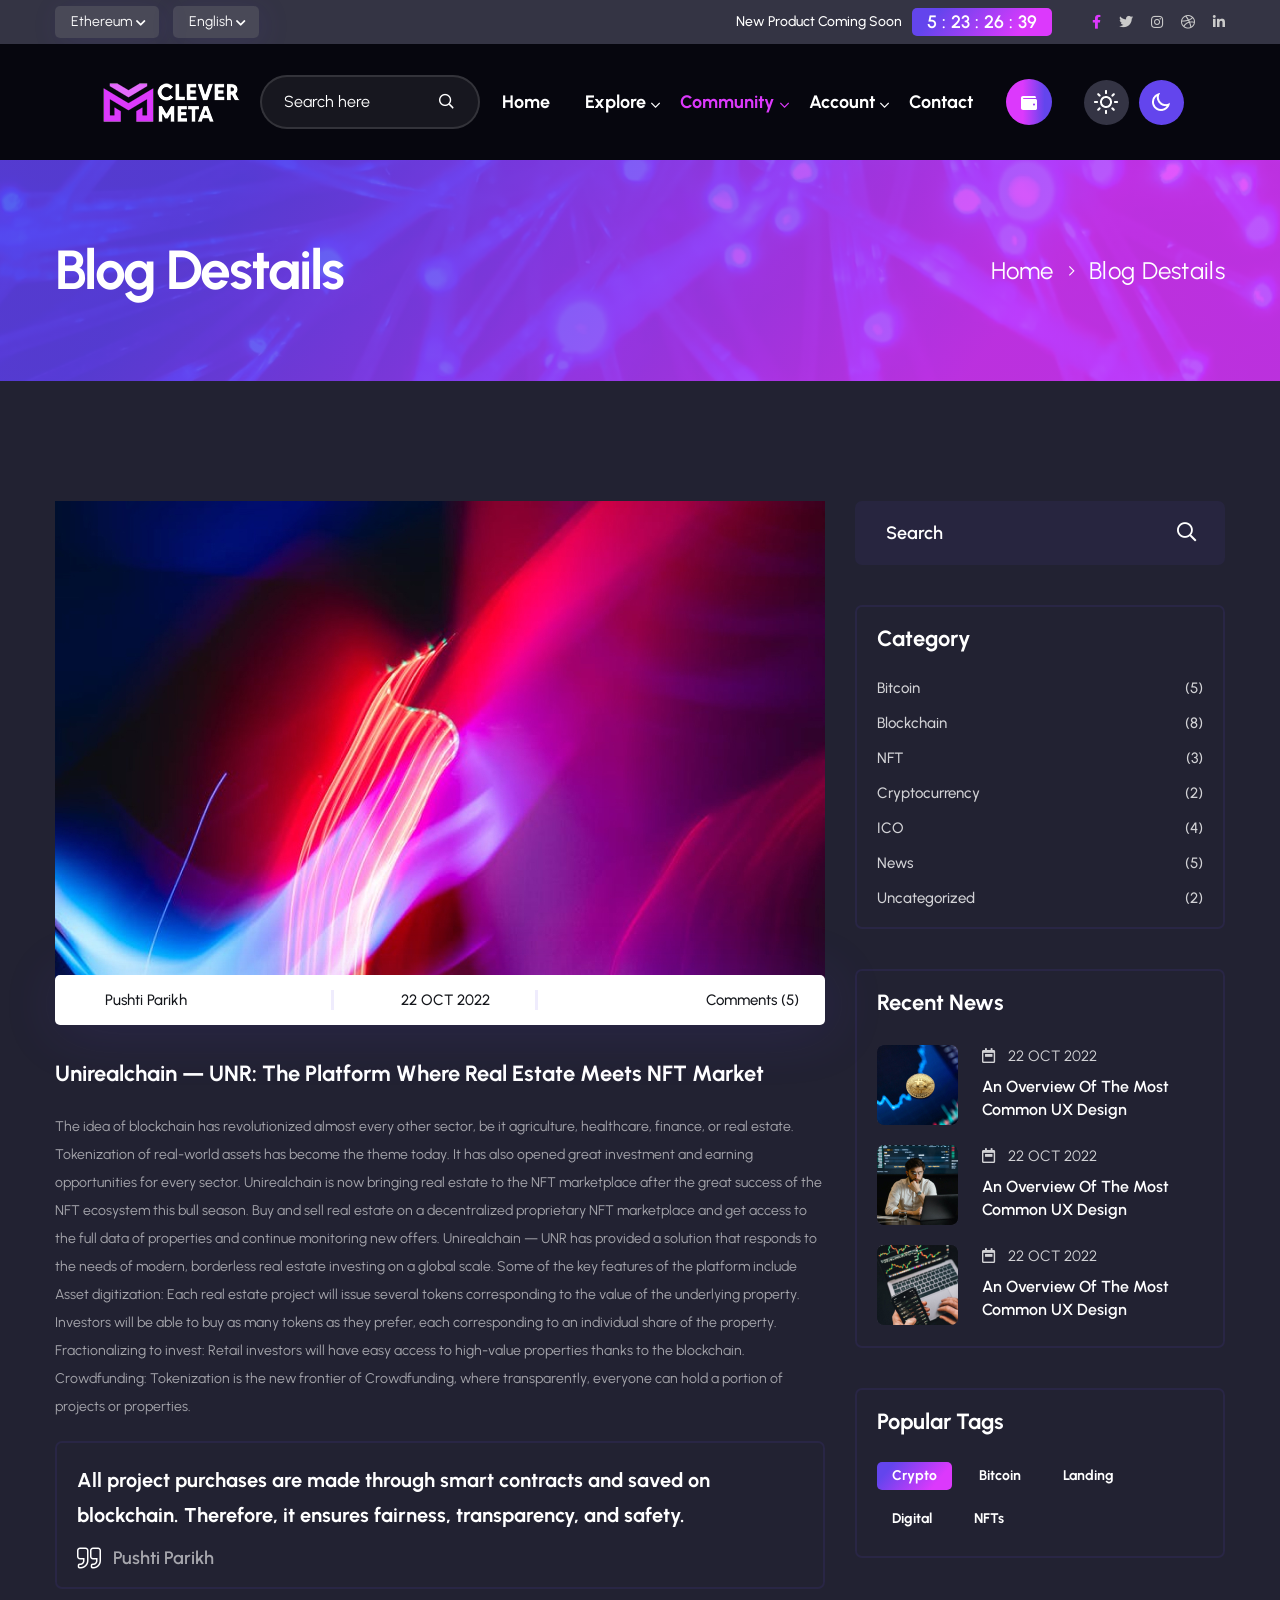
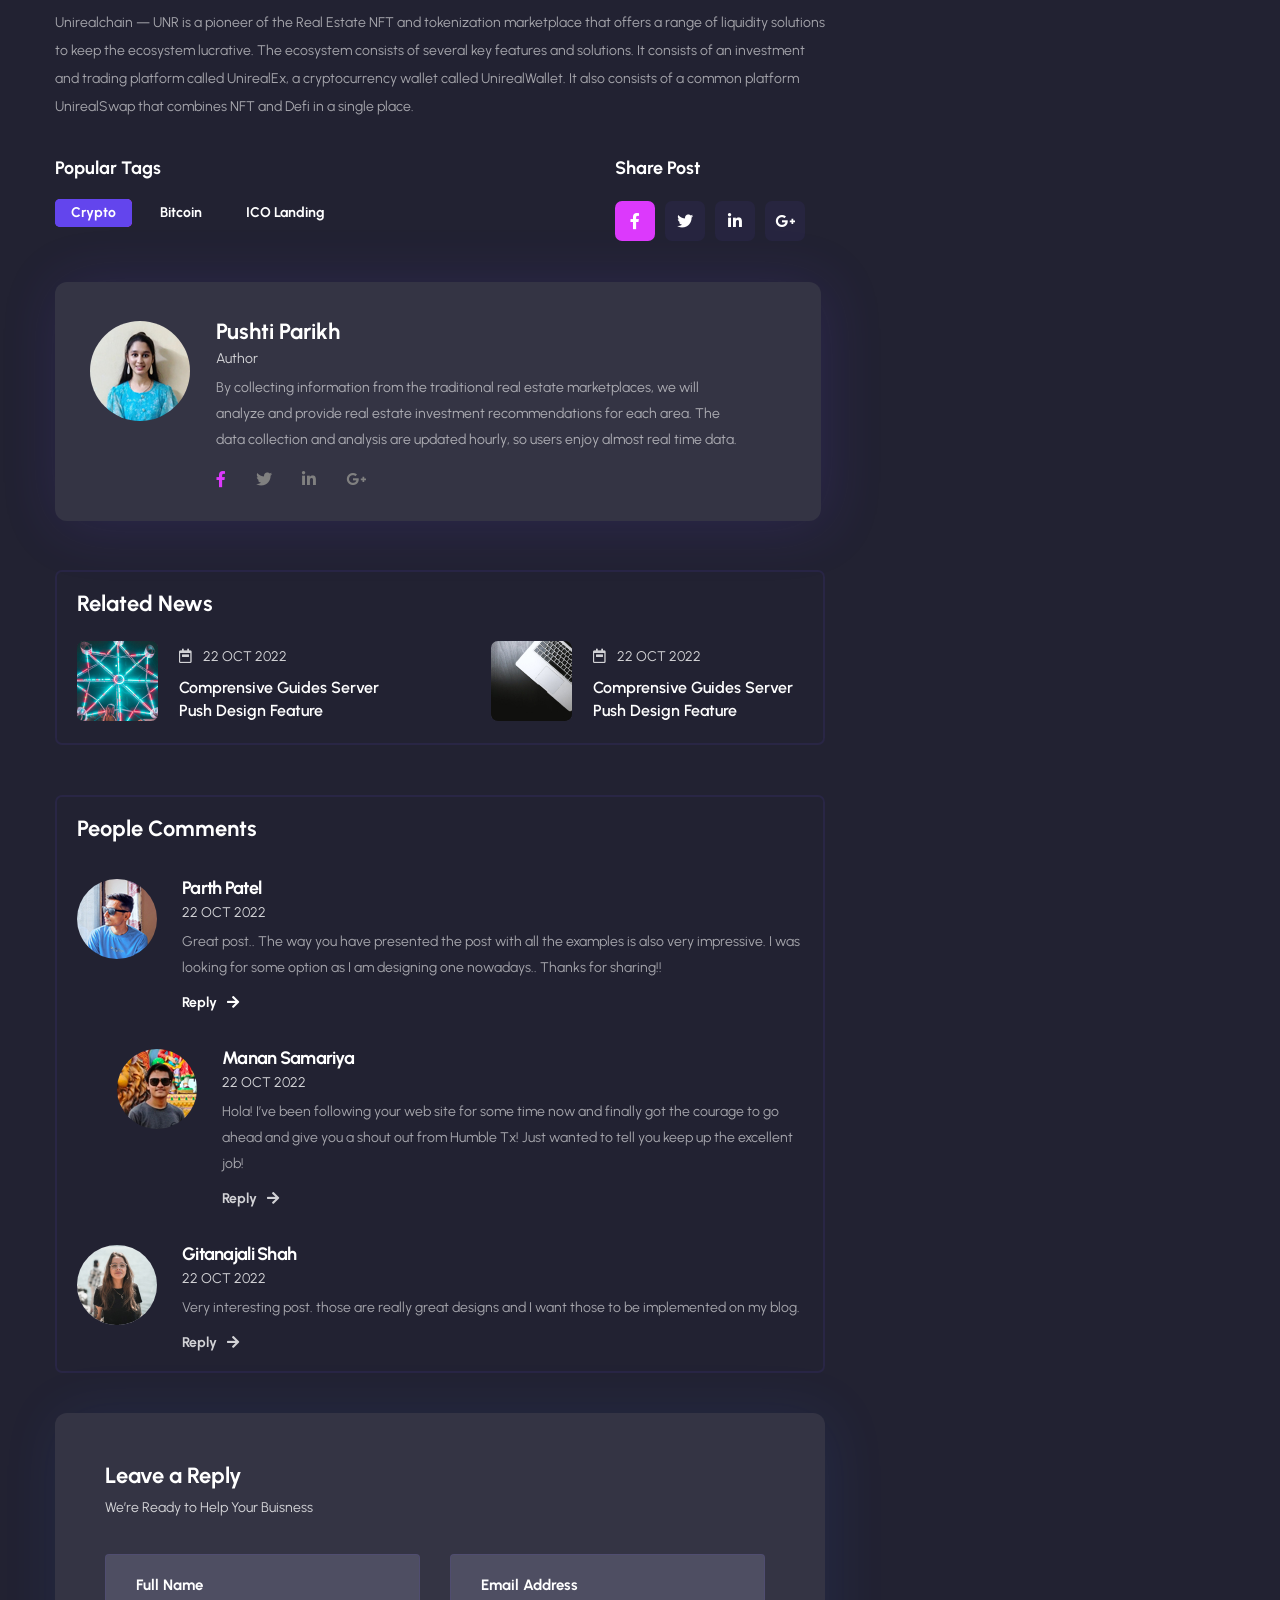
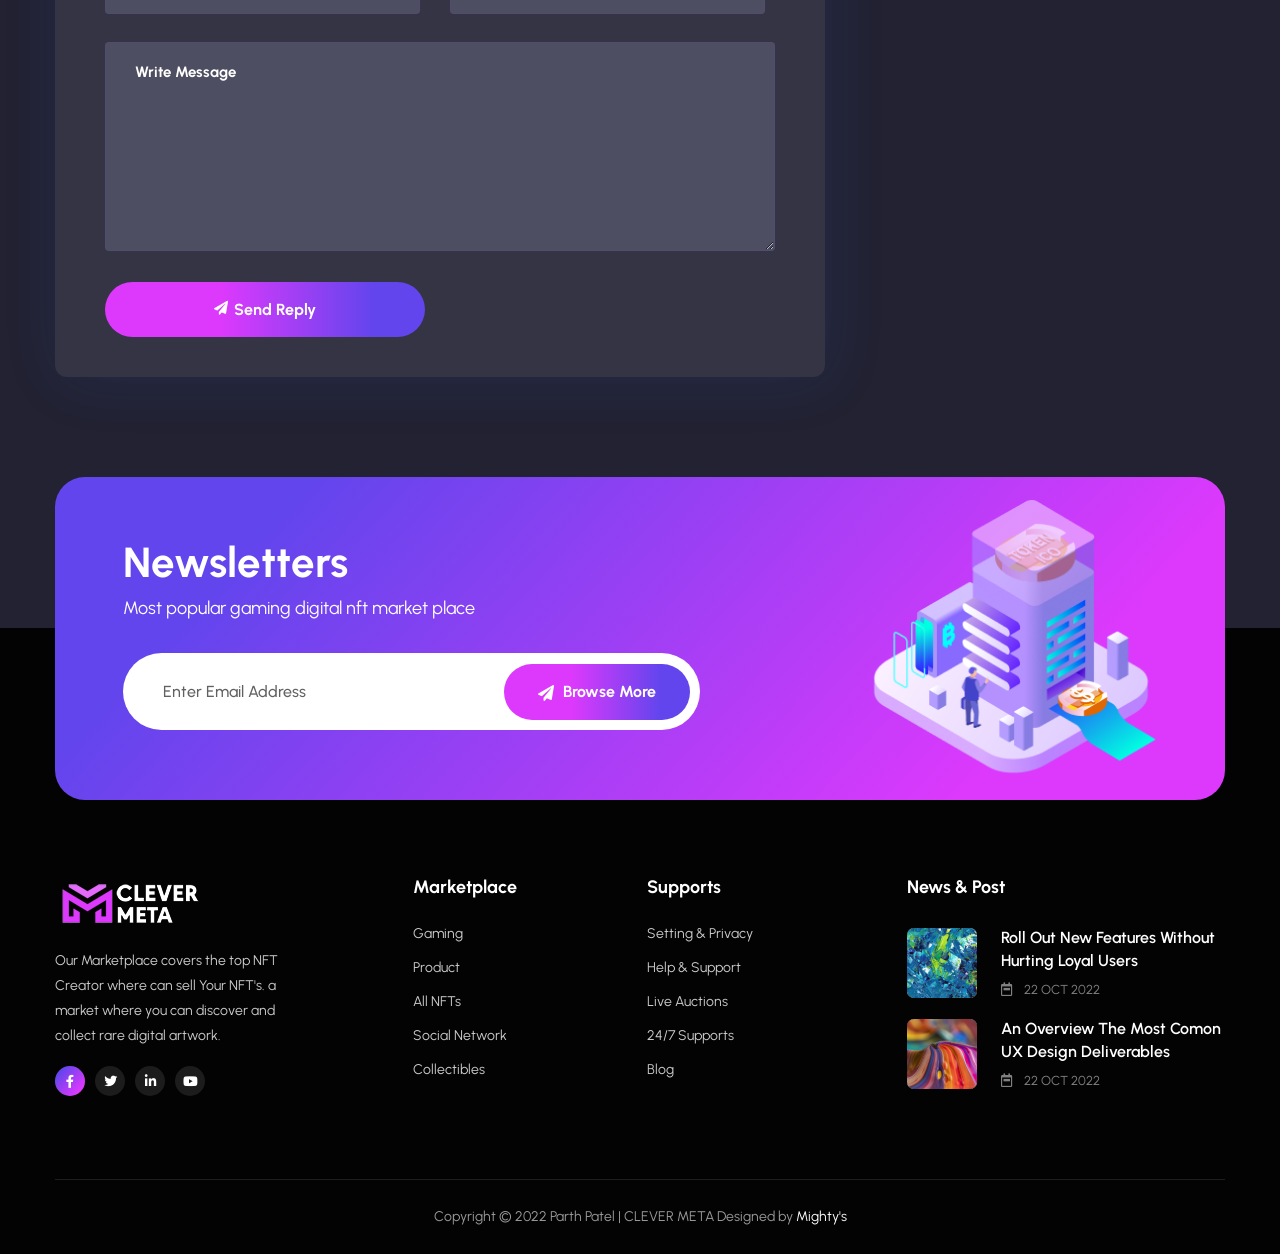
<file: blog-details.html>
<!DOCTYPE html>
<html xmlns="http://www.w3.org/1999/xhtml" xml:lang="en-US" lang="en-US">

<head>
    <!-- Basic Page Needs -->
    <meta charset="utf-8">
    <title>CLEVER META | NFT Marketplace</title>

    <meta name="author" content="parhupatel.com">

    <!-- Mobile Specific Metas -->
    <meta name="viewport" content="width=device-width, initial-scale=1, maximum-scale=1">

    <!-- Theme Style -->
    <link rel="stylesheet" type="text/css" href="assets/css/style.css">

    <!-- Reponsive -->
    <link rel="stylesheet" type="text/css" href="assets/css/responsive.css">

    <!-- Favicon and Touch Icons  -->
    <link rel="shortcut icon" href="assets/icon/Favicon.png">
    <link rel="apple-touch-icon-precomposed" href="assets/icon/Favicon.png">

</head>

<body class="body header-fixed is_dark">

    <!-- preloade -->
    <div class="preload preload-container">
        <div class="preload-logo"></div>
    </div>
    <!-- /preload -->

    <div id="wrapper">
        <div id="page" class="clearfix">

            <div class="topbar">
                <div class="container">
                    <div class="topbar-inner flex">
                        <div class="menu-options flex">
                            <div class="ethereum">
                                <div id="ethereum" class="dropdown">
                                    <a href="#" class="btn-selector nolink">Ethereum</a>
                                    <ul>
                                        <li><span>Ethereum</span></li>
                                        <li><span>Bitski</span></li>
                                        <li><span>Fortmatic</span></li>
                                    </ul>
                                </div>
                            </div>
                            <div class="english">
                                <div id="english" class="dropdown">
                                    <a href="#" class="btn-selector nolink">English</a>
                                    <ul>
                                        <li><span>English</span></li>
                                        <li><span>Hindi</span></li>
                                        <li><span>France</span></li>
                                    </ul>
                                </div>
                            </div>
                        </div>
                        <div class="topbar-right flex">
                            <span>New Product Coming Soon</span>
                            <div class="countdown">
                                <span class="js-countdown" data-timer="516400" data-labels=" :  ,  : , : , "></span>
                            </div>
                            <ul class="socical-icon flex">
                                <li><a href="#" class="active"><i class="fab fa-facebook-f"></i></a></li>
                                <li><a href="#"><i class="fab fa-twitter"></i></a></li>
                                <li><a href="#"><i class="fab fa-instagram"></i></a></li>
                                <li><a href="#"><i class="fab fa-dribbble"></i></a></li>
                                <li><a href="#"><i class="fab fa-linkedin-in"></i></a></li>
                            </ul>
                        </div>
                    </div>
                </div>
            </div>

            <header id="header_main" class="header_1 js-header">
                <div class="container-fluid">
                    <div class="row">
                        <div class="col-md-12">
                            <div class="mobile-button"><span></span></div><!-- /.mobile-button -->
                            <div id="site-header-inner" class="flex">
                                <div id="site-logo" class="clearfix">
                                    <div id="site-logo-inner">
                                        <a href="index.html" rel="home" class="main-logo">
                                            <img id="logo_header" src="assets/images/logo/logo_dark.png"
                                                alt="nft-gaming" width="151" height="45"
                                                data-retina="assets/images/logo/logo_dark@2x.png" data-width="151"
                                                data-height="45">
                                        </a>
                                    </div>
                                </div>
                                <form class="form-search">
                                    <input type="text" placeholder="Search here">
                                    <button><i class="far fa-search"></i></button>
                                </form>

                                <div id="site-menu">
                                    <nav id="main-nav" class="main-nav">
                                        <ul id="menu-primary-menu" class="menu">
                                            <li class="menu-item ">
                                                <a href="index.html">Home</a>

                                            </li>
                                            <li class="menu-item menu-item-has-children ">
                                                <a href="#">Explore</a>
                                                <ul class="sub-menu">
                                                    <li class="menu-item"><a href="explore-1.html">Store</a></li>
                                                    <li class="menu-item"><a href="creator.html">Creator</a></li>
                                                    <li class="menu-item"><a href="item.html">Item (Auctions) </a></li>
                                                    <li class="menu-item"><a href="item-details.html">Auctions Details</a>
                                                    </li>
                                                </ul>
                                            </li>

                                            <li class="menu-item menu-item-has-children current-item">
                                                <a href="#">Community</a>
                                                <ul class="sub-menu">
                                                    <li class="menu-item current-item"><a href="blog.html">Blog</a></li>
                                                    </li>
                                                </ul>
                                            </li>
                                            <li class="menu-item menu-item-has-children">
                                                <a href="#">Account</a>
                                                <ul class="sub-menu">
                                                    <li class="menu-item"><a href="login.html">Login</a></li>
                                                    <li class="menu-item"><a href="register.html">Register</a></li>
                                                    <li class="menu-item"><a href="connect-wallet.html">Wallet Connect</a></li>
                                                    <li class="menu-item"><a href="create-item.html">Create Item</a> </li>
                                                    <li class="menu-item"><a href="author.html">Authors</a></li>
                                                </ul>
                                            </li>
                                            <li class="menu-item ">
                                                <a href="contact.html">Contact</a>
                                            </li>
                                        </ul>
                                    </nav><!-- /#main-nav -->
                                </div>
                                <div class="button-connect-wallet">
                                    <a href="connect-wallet.html" class="sc-button wallet  style-2">
                                        <img src="assets/images/icon/connect-wallet.svg" alt="icon">
                                        <span>Connect Wallet</span>
                                    </a>
                                </div>

                                <div class="mode_switcher">
                                    <h6><span>Dark Mode</span> <strong>Activate</strong></h6>
                                    <a href="#" class="light d-flex align-items-center">
                                        <img src="assets/images/icon/sun.png" alt="">
                                    </a>
                                    <a href="#" class="dark d-flex align-items-center is_active">
                                        <img id="moon_dark" src="assets/images/icon/moon.png" alt="">
                                    </a>
                                </div>
                            </div>
                        </div>
                    </div>
                </div>

            </header>

            <!-- page title -->
            <section class="fl-page-title">
                <div class="overlay"></div>
                <div class="container">
                    <div class="row">
                        <div class="col-md-12">
                            <div class="page-title-inner flex">
                                <div class="page-title-heading">
                                    <h2 class="heading">Blog Destails</h2>
                                </div>
                                <div class="breadcrumbs">
                                    <ul>
                                        <li><a href="index.html">Home</a></li>
                                        <li>Blog Destails</li>
                                    </ul>
                                </div>
                            </div>
                        </div>
                    </div>
                </div>
            </section>

            <div class="tf-section post-details" style="padding: 100px 0">
                <div class="container">
                    <div class="row">
                        <div class="col-lg-8 col-md-12">
                            <article class="blog-details">
                                <div class="post-media">
                                    <img src="assets/images/post/post-detail-1.jpg" alt="">
                                    <div class="meta">
                                        <div class="item author">
                                            <a href="#">Pushti Parikh</a>
                                        </div>
                                        <div class="item date">
                                            <a href="#">22 OCT 2022</a>
                                        </div>
                                        <div class="item comments">
                                            Comments (5)
                                        </div>
                                    </div>
                                </div>
                                <div class="post-content">
                                    <h1 class="post-title">Unirealchain — UNR: The Platform Where Real Estate Meets NFT Market</h1>
                                    <p>The idea of blockchain has revolutionized almost every other sector, be it agriculture, healthcare, finance, or real estate. Tokenization of real-world assets has become the theme today. It has also opened great investment and earning opportunities for every sector. Unirealchain is now bringing real estate to the NFT marketplace after the great success of the NFT ecosystem this bull season. Buy and sell real estate on a decentralized proprietary NFT marketplace and get access to the full data of properties and continue monitoring new offers.
                                        Unirealchain — UNR has provided a solution that responds to the needs of modern, borderless real estate investing on a global scale. Some of the key features of the platform include
                                        <br>Asset digitization:

                                        Each real estate project will issue several tokens corresponding to the value of the underlying property. Investors will be able to buy as many tokens as they prefer, each corresponding to an individual share of the property.
                                        
                                        Fractionalizing to invest:
                                        
                                        Retail investors will have easy access to high-value properties thanks to the blockchain.
                                        
                                        Crowdfunding:
                                        
                                        Tokenization is the new frontier of Crowdfunding, where transparently, everyone can hold a portion of projects or properties.</br>
                                    </p>
                                </div>
                                <blockquote class="block-quote">
                                    <h4>All project purchases are made through smart contracts and saved on blockchain. Therefore, it ensures fairness, transparency, and safety.</h4>
                                    <div class="author">Pushti Parikh</div>
                                </blockquote>
                                <div class="post-content">
                                    <p>Unirealchain — UNR is a pioneer of the Real Estate NFT and tokenization marketplace that offers a range of liquidity solutions to keep the ecosystem lucrative. The ecosystem consists of several key features and solutions. It consists of an investment and trading platform called UnirealEx, a cryptocurrency wallet called UnirealWallet. It also consists of a common platform UnirealSwap that combines NFT and Defi in a single place.</p>
                                </div>
                            </article>
                            <div class="post-details">
                                <div class="details-left">
                                    <div class="wg-title style-2">
                                        Popular Tags
                                    </div>
                                    <div class="wg-tags style-2">
                                        <ul>
                                            <li class="active"><a href="#">Crypto</a></li>
                                            <li><a href="#">Bitcoin</a></li>
                                            <li><a href="#">ICO Landing</a></li>
                                        </ul>
                                    </div>
                                </div>
                                <div class="details-right">
                                    <div class="wg-title style-2">
                                        Share Post
                                    </div>
                                    <div class="widget-social style-3">
                                        <ul>
                                            <li><a href="#" class="active"><i class="fab fa-facebook-f"></i></a></li>
                                            <li><a href="#"><i class="fab fa-twitter"></i></a></li>
                                            <li><a href="#"><i class="fab fa-linkedin-in"></i></a></li>
                                            <li><a href="#"><i class="fab fa-google-plus-g"></i></a></li>
                                        </ul>
                                    </div>
                                </div>
                            </div>
                            <div class="post-author style-2">
                                <div class="avatar">
                                    <img src="assets/images/avatar/avt-12.jpg" alt="">
                                </div>
                                <div class="content">
                                    <h4><a href="#">Pushti Parikh</a></h4>
                                    <div class="job">Author</div>
                                    <p>By collecting information from the traditional real estate marketplaces, we will analyze and provide real estate investment recommendations for each area. The data collection and analysis are updated hourly, so users enjoy almost real time data.</p>
                                    <div class="widget-social style-4">
                                        <ul>
                                            <li><a href="#" class="active"><i class="fab fa-facebook-f"></i></a></li>
                                            <li><a href="#"><i class="fab fa-twitter"></i></a></li>
                                            <li><a href="#"><i class="fab fa-linkedin-in"></i></a></li>
                                            <li><a href="#"><i class="fab fa-google-plus-g"></i></a></li>
                                        </ul>
                                    </div>
                                </div>
                            </div>
                            <div class="widget item widget-post style-2">
                                <div class="wg-title style-2">
                                    Related News
                                </div>
                                <ul class="post-new">
                                    <li>
                                        <div class="post-img">
                                            <img src="assets/images/post/post-related-new-1.jpg" alt="Post New">
                                        </div>
                                        <div class="post-content">
                                            <a href="blog-details.html" class="post-date"><i
                                                    class="far fa-calendar-week"></i> 22 OCT 2022</a>
                                            <h6 class="title"><a href="blog-details.html">Comprensive Guides Server
                                                    Push Design Feature</a></h6>
                                        </div>
                                    </li>
                                    <li>
                                        <div class="post-img">
                                            <img src="assets/images/post/post-related-new-2.jpg" alt="Post New">
                                        </div>
                                        <div class="post-content">
                                            <a href="blog-details.html" class="post-date"><i
                                                    class="far fa-calendar-week"></i> 22 OCT 2022</a>
                                            <h6 class="title"><a href="blog-details.html">Comprensive Guides Server
                                                    Push Design Feature</a></h6>
                                        </div>
                                    </li>
                                </ul>
                            </div>
                            <div class="widget item wg-comments">
                                <div class="wg-title">
                                    People Comments
                                </div>
                                <ul>
                                    <li>
                                        <div class="post-author">
                                            <div class="avatar">
                                                <img src="assets/images/avatar/avt-13.jpg" alt="">
                                            </div>
                                            <div class="content">
                                                <h4><a href="#">Parth Patel</a></h4>
                                                <div class="job">22 OCT 2022</div>
                                                <p>Great post..

                                                    The way you have presented the post with all the examples is also very impressive.
                                                    
                                                    I was looking for some option as I am designing one nowadays..
                                                    
                                                    Thanks for sharing!!</p>
                                                <a href="#" class="reply active">Reply</a>
                                            </div>
                                        </div>
                                    </li>
                                    <li class="reply-comment">
                                        <div class="post-author">
                                            <div class="avatar">
                                                <img src="assets/images/avatar/avt-14.jpg" alt="">
                                            </div>
                                            <div class="content">
                                                <h4><a href="#">Manan Samariya</a></h4>
                                                <div class="job">22 OCT 2022</div>
                                                <p>Hola! I’ve been following your web site for some time now and finally got the courage to go ahead and give you a shout out from Humble Tx!

                                                    Just wanted to tell you keep up the excellent job!</p>
                                                <a href="#" class="reply">Reply</a>
                                            </div>
                                        </div>
                                    </li>
                                    <li>
                                        <div class="post-author">
                                            <div class="avatar">
                                                <img src="assets/images/avatar/avt-15.jpg" alt="">
                                            </div>
                                            <div class="content">
                                                <h4><a href="#">Gitanajali Shah</a></h4>
                                                <div class="job">22 OCT 2022</div>
                                                <p>Very interesting post. those are really great designs and I want those to be implemented on my blog.</p>
                                                <a href="#" class="reply">Reply</a>
                                            </div>
                                        </div>
                                    </li>
                                </ul>
                            </div>
                            <div class="wg-post-comments">
                                <div class="wg-title">
                                    Leave a Reply
                                </div>
                                <div class="desc">We’re Ready to Help Your Buisness</div>
                                <form method="post" id="contactform" class="comment-form form-submit"
                                    action="./contact/contact-process.php" accept-charset="utf-8"
                                    novalidate="novalidate">
                                    <div class="text-wrap clearfix">
                                        <fieldset class="name-wrap">
                                            <input type="text" id="name" class="tb-my-input" name="name" tabindex="1"
                                                placeholder="Full Name" value="" size="32" aria-required="true"
                                                required="">
                                        </fieldset>
                                        <fieldset class="email-wrap">
                                            <input type="email" id="email" class="tb-my-input" name="email" tabindex="2"
                                                placeholder="Email Address" value="" size="32" aria-required="true"
                                                required="">
                                        </fieldset>
                                    </div>
                                    <fieldset class="message-wrap">
                                        <textarea id="comment-message" name="message" tabindex="4"
                                            placeholder="Write Message" aria-required="true"></textarea>
                                    </fieldset>
                                    <button name="submit" type="submit" id="comment-reply"
                                        class="sc-button style letter style-2"><span>Send Reply</span> </button>
                                </form>
                            </div>
                        </div>
                        <div class="col-lg-4 col-md-12">
                            <aside class="side-bar">
                                <div class="widget wg-search">
                                    <form action="#" method="get" role="search" class="search-form">
                                        <input type="search" class="search-field" placeholder="Search" value="" name="s"
                                            title="Search for" required="">
                                        <button class="search search-submit" type="submit" title="Search"></button>
                                    </form>
                                </div>
                                <div class="widget item wg-category">
                                    <div class="wg-title">
                                        Category
                                    </div>
                                    <ul>
                                        <li><a href="#"><span>Bitcoin</span><span>(5)</span></a></li>
                                        <li><a href="#"><span>Blockchain</span><span>(8)</span></a></li>
                                        <li><a href="#"><span>NFT</span><span>(3)</span></a></li>
                                        <li><a href="#"><span>Cryptocurrency</span><span>(2)</span></a></li>
                                        <li><a href="#"><span>ICO</span><span>(4)</span></a></li>
                                        <li><a href="#"><span>News</span><span>(5)</span></a></li>
                                        <li><a href="#"><span>Uncategorized</span><span>(2)</span></a></li>
                                    </ul>
                                </div>
                                <div class="widget item widget-post style-3">
                                    <div class="wg-title">
                                        Recent News
                                    </div>
                                    <ul class="post-new">
                                        <li>
                                            <div class="post-img">
                                                <img src="assets/images/post/post-recent-new-1.jpg" alt="Post New">
                                            </div>
                                            <div class="post-content">
                                                <a href="blog-details.html" class="post-date"><i
                                                        class="far fa-calendar-week"></i> 22 OCT 2022</a>
                                                <h6 class="title"><a href="blog-details.html">An Overview Of The Most
                                                        Common UX Design </a></h6>
                                            </div>
                                        </li>
                                        <li>
                                            <div class="post-img">
                                                <img src="assets/images/post/post-recent-new-2.jpg" alt="Post New">
                                            </div>
                                            <div class="post-content">
                                                <a href="blog-details.html" class="post-date"><i
                                                        class="far fa-calendar-week"></i> 22 OCT 2022</a>
                                                <h6 class="title"><a href="blog-details.html">An Overview Of The Most
                                                        Common UX Design </a></h6>
                                            </div>
                                        </li>
                                        <li>
                                            <div class="post-img">
                                                <img src="assets/images/post/post-recent-new-3.jpg" alt="Post New">
                                            </div>
                                            <div class="post-content">
                                                <a href="blog-details.html" class="post-date"><i
                                                        class="far fa-calendar-week"></i> 22 OCT 2022</a>
                                                <h6 class="title"><a href="blog-details.html">An Overview Of The Most
                                                        Common UX Design </a></h6>
                                            </div>
                                        </li>
                                    </ul>
                                </div>
                                <div class="widget item wg-tags">
                                    <div class="wg-title">
                                        Popular Tags
                                    </div>
                                    <ul>
                                        <li class="active"><a href="#">Crypto</a></li>
                                        <li><a href="#">Bitcoin</a></li>
                                        <li><a href="#">Landing</a></li>
                                        <li><a href="#">Digital</a></li>
                                        <li><a href="#">NFTs</a></li>
                                    </ul>
                                </div>
                            </aside>
                        </div>
                    </div>
                </div>
            </div>

            <section class="new-letter">
                <div class="container">
                    <div class="new-letter-inner flex">
                        <div class="new-letter-content">
                            <h3 class="heading">Newsletters</h3>
                            <p class="sub-heading">Most popular gaming digital nft market place </p>
                            <div class="form-subcribe">
                                <form id="subscribe-form" action="#" method="GET" accept-charset="utf-8"
                                    class="form-submit">
                                    <input name="email" value="" class="email" type="email"
                                        placeholder="Enter Email Address" required="">
                                    <button name="submit" type="submit" id="submit"
                                        class="sc-button style letter style-2"><span>Browse More</span> </button>
                                </form>
                            </div>
                        </div>
                        <div class="new-letter-img">
                            <img src="assets/images/background/img-newletter.png" alt="Image">
                        </div>
                    </div>
                </div>
            </section>

            <!-- Footer -->
            <footer id="footer" class="clearfix bg-style ">
                <div class="container">
                    <div class="row">
                        <div class="col-lg-3 col-md-6 col-12">
                            <div class="widget widget-logo">
                                <div class="logo-footer" id="logo-footer">
                                    <a href="index.html">
                                        <img id="logo_footer" src="assets/images/logo/logo_dark.png" alt="nft-gaming"
                                            width="151" height="45" data-retina="assets/images/logo/logo_dark@2x.png"
                                            data-width="151" data-height="45">
                                    </a>
                                </div>
                                <p class="sub-widget-logo">Our Marketplace covers the top NFT Creator where
                                    can sell Your NFT's. a market where you can discover
                                    and collect rare digital artwork.</p>
                                <div class="widget-social">
                                    <ul>
                                        <li><a href="#" class="active"><i class="fab fa-facebook-f"></i></a></li>
                                        <li><a href="#"><i class="fab fa-twitter"></i></a></li>
                                        <li><a href="#"><i class="fab fa-linkedin-in"></i></a></li>
                                        <li><a href="#"><i class="fab fa-youtube"></i></a></li>
                                    </ul>
                                </div>
                            </div>
                        </div>
                        <div class="col-lg-2 col-md-6 col-sm-6 col-6">
                            <div class="widget widget-menu menu-marketplace">
                                <h5 class="title-widget">Marketplace</h5>
                                <ul>
                                    <li><a href="item.html">Gaming </a></li>
                                    <li><a href="item.html">Product </a></li>
                                    <li><a href="item.html">All NFTs</a></li>
                                    <li><a href="blog.html">Social Network</a></li>
                                    <li><a href="item.html">Collectibles</a></li>
                                </ul>
                            </div>
                        </div>
                        <div class="col-lg-3 col-md-6 col-sm-6 col-6">
                            <div class="widget widget-menu menu-supports">
                                <h5 class="title-widget">Supports</h5>
                                <ul>
                                    <li><a href="contact.html">Setting & Privacy </a></li>
                                    <li><a href="contact.html">Help & Support </a></li>
                                    <li><a href="item.html">Live Auctions</a></li>
                                    <li><a href="contact.html"> 24/7 Supports</a></li>
                                    <li><a href="blog.html">Blog</a></li>
                                </ul>
                            </div>
                        </div>
                        <div class="col-lg-4 col-md-6 col-sm-12 col-12">
                            <div class="widget widget-post">
                                <h5 class="title-widget">News & Post</h5>
                                <ul class="post-new">
                                    <li>
                                        <div class="post-img">
                                            <img src="assets/images/post/post-recent-new-4.jpg" alt="Post New">
                                        </div>
                                        <div class="post-content">
                                            <h6 class="title"><a href="blog-details.html">Roll Out New Features Without
                                                    Hurting Loyal Users</a></h6>
                                            <a href="blog-details.html" class="post-date"><i
                                                    class="far fa-calendar-week"></i> 22 OCT 2022</a>
                                        </div>
                                    </li>
                                    <li>
                                        <div class="post-img">
                                            <img src="assets/images/post/post-recent-new-5.jpg" alt="Post New">
                                        </div>
                                        <div class="post-content">
                                            <h6 class="title"><a href="blog-details.html">An Overview The Most Comon UX
                                                    Design Deliverables</a></h6>
                                            <a href="blog-details.html" class="post-date"><i
                                                    class="far fa-calendar-week"></i> 22 OCT 2022</a>
                                        </div>
                                    </li>
                                </ul>
                            </div>
                        </div>
                    </div>
                </div>
            </footer><!-- /#footer -->

            <!-- Bottom -->
            <div class="bottom">
                <div class="container">
                    <div class="bottom-inner">
                        Copyright © 2022 Parth Patel | CLEVER META  Designed by <a
                            href="https://parthupatel.me"> Mighty's</a>
                    </div>
                </div>
            </div>

        </div>
        <!-- /#page -->
    </div>
    <!-- /#wrapper -->

    <a id="scroll-top"></a>

    <!-- Javascript -->
    <script src="assets/js/jquery.min.js"></script>
    <script src="assets/js/jquery.easing.js"></script>

    <script src="assets/js/count-down.js"></script>
    <script src="assets/js/jquery-validate.js"></script>
    <script src="assets/js/plugin.js"></script>
    <script src="assets/js/shortcodes.js"></script>
    <script src="assets/js/main.js"></script>
</body>

</html>
</file>
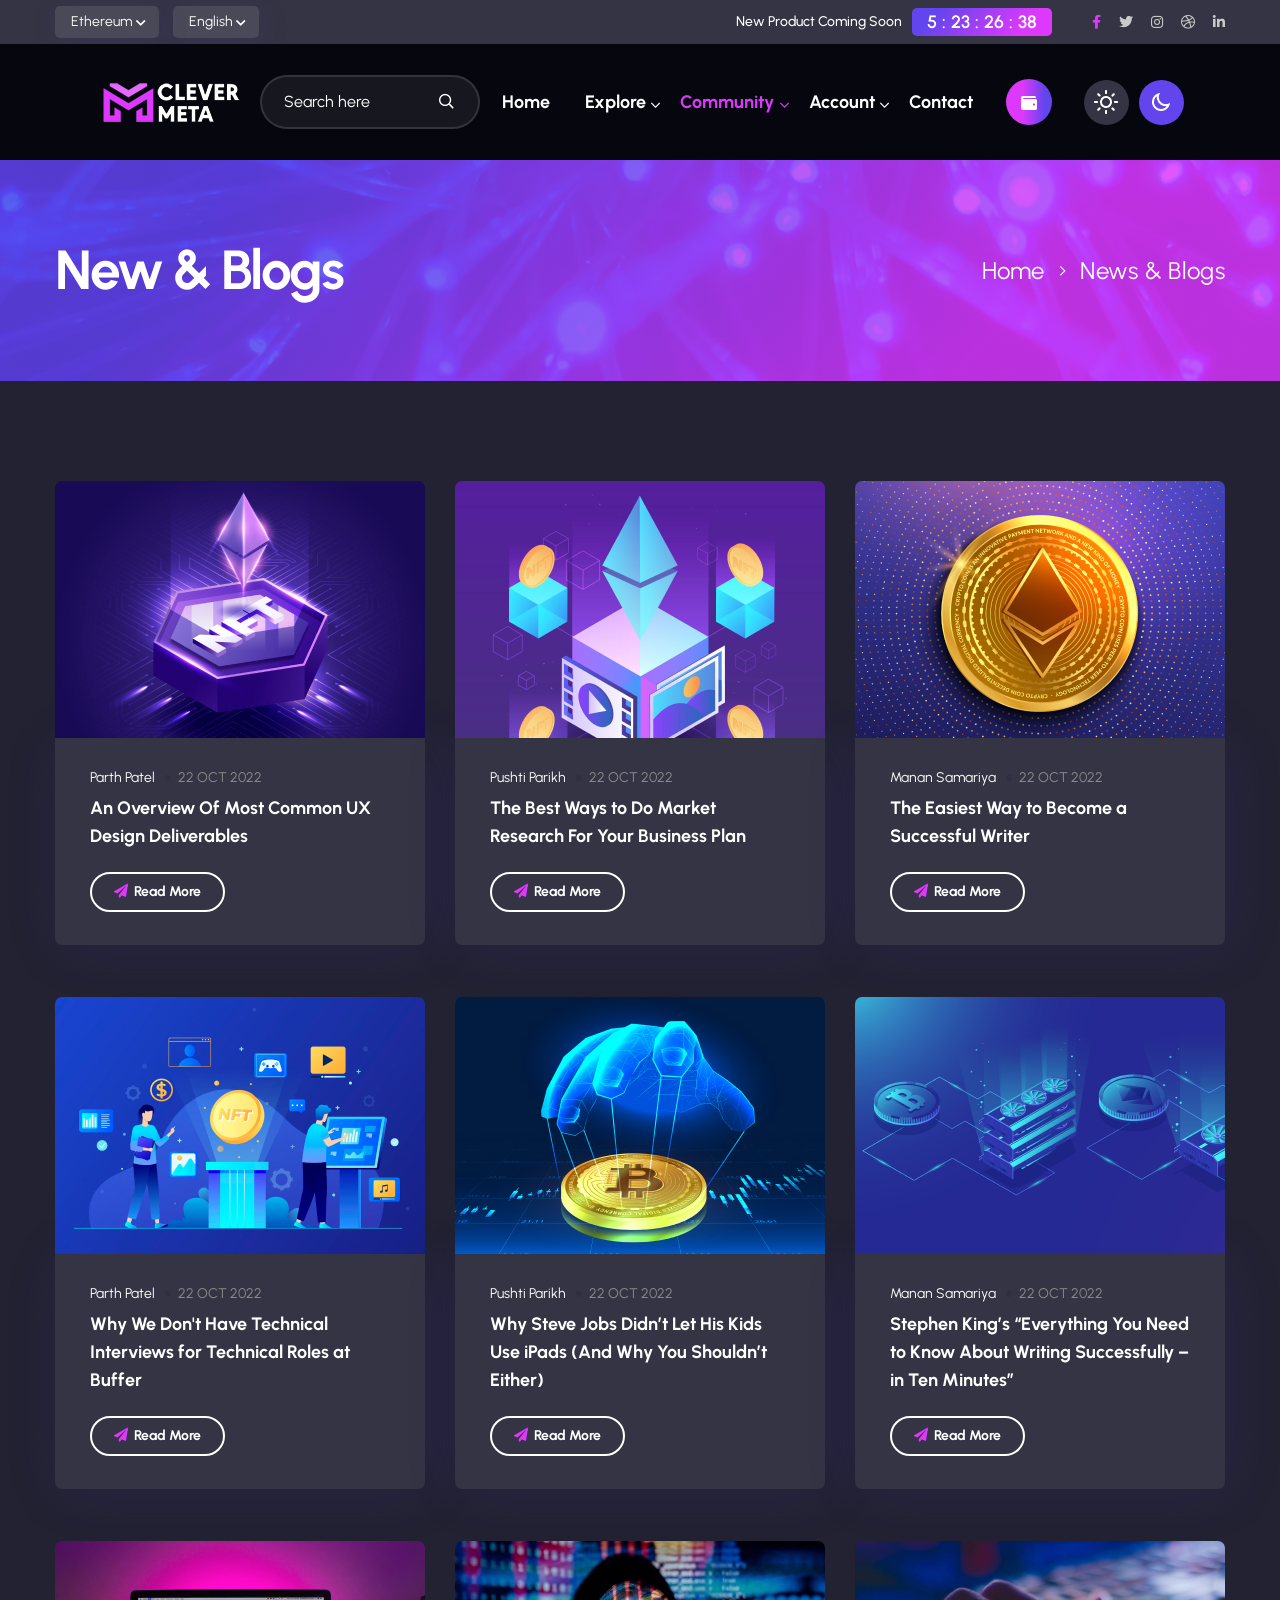
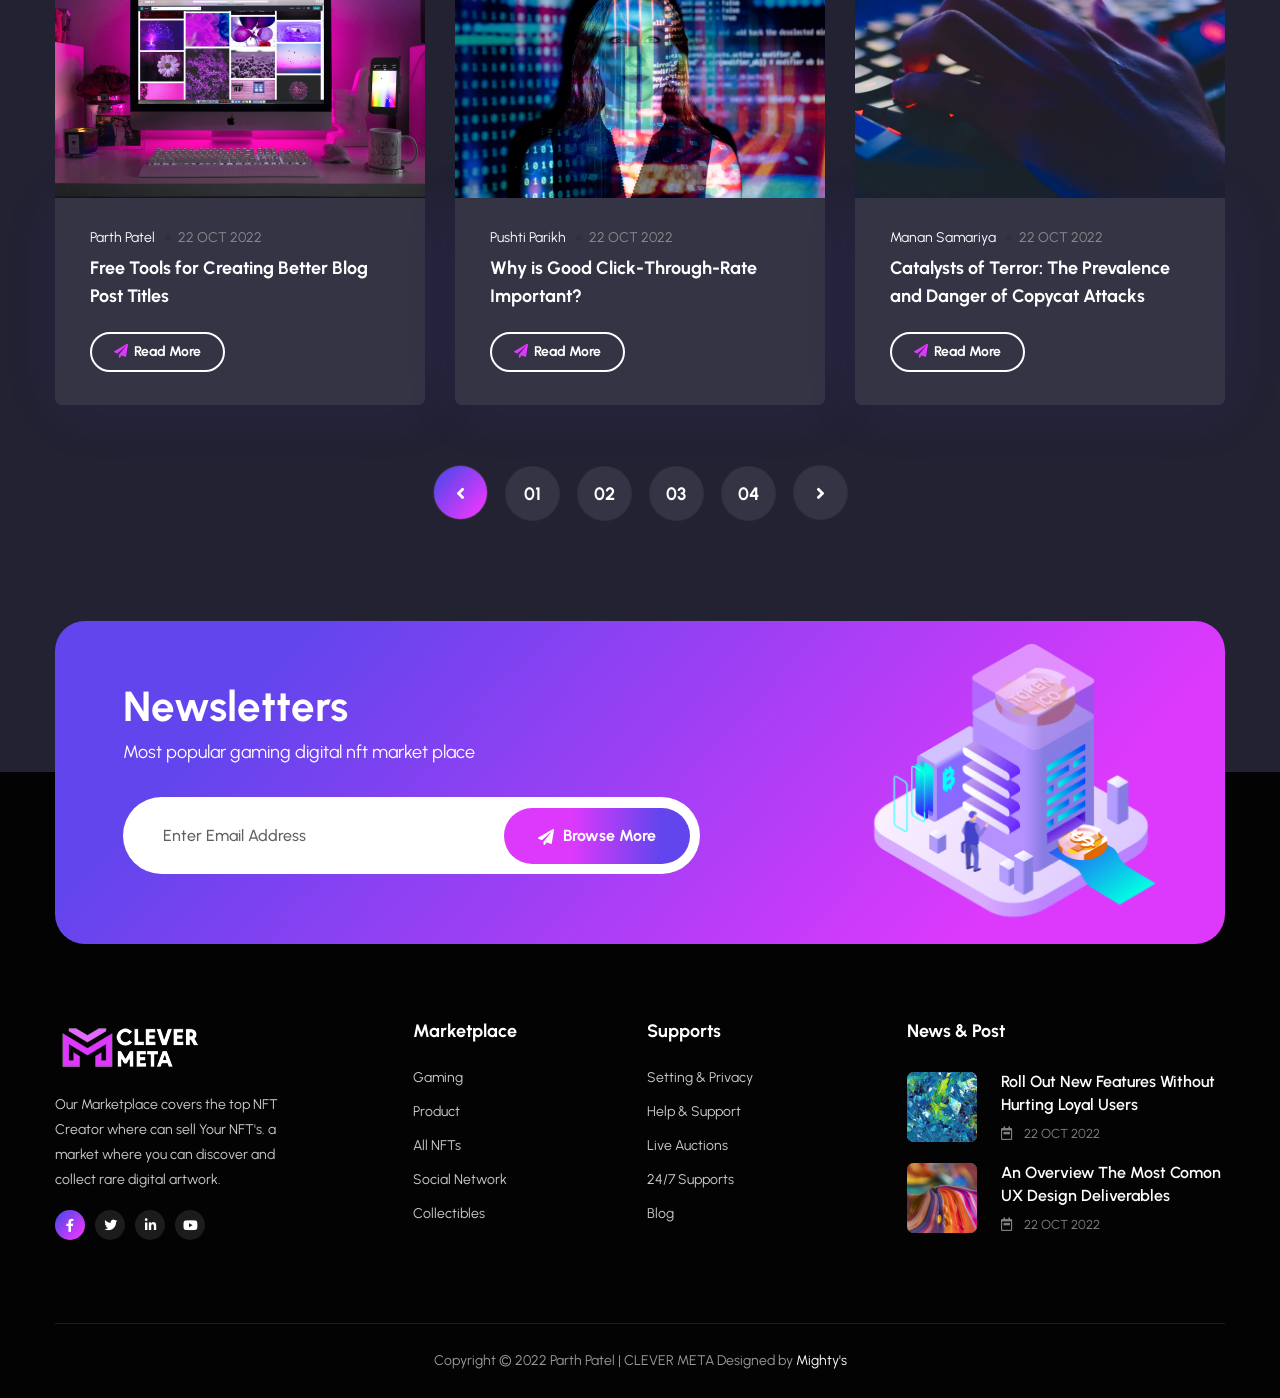
<file: blog.html>
<!DOCTYPE html>
<html xmlns="http://www.w3.org/1999/xhtml" xml:lang="en-US" lang="en-US">

<head>
    <!-- Basic Page Needs -->
    <meta charset="utf-8">
    <title>CLEVER META | NFT Marketplace</title>

    <meta name="author" content="parhupatel.com">

    <!-- Mobile Specific Metas -->
    <meta name="viewport" content="width=device-width, initial-scale=1, maximum-scale=1">

    <!-- Theme Style -->
    <link rel="stylesheet" type="text/css" href="assets/css/style.css">

    <!-- Reponsive -->
    <link rel="stylesheet" type="text/css" href="assets/css/responsive.css">

    <!-- Favicon and Touch Icons  -->
    <link rel="shortcut icon" href="assets/icon/Favicon.png">
    <link rel="apple-touch-icon-precomposed" href="assets/icon/Favicon.png">

</head>

<body class="body header-fixed is_dark">

    <!-- preloade -->
    <div class="preload preload-container">
        <div class="preload-logo"></div>
    </div>
    <!-- /preload -->

    <div id="wrapper">
        <div id="page" class="clearfix">

            <div class="topbar">
                <div class="container">
                    <div class="topbar-inner flex">
                        <div class="menu-options flex">
                            <div class="ethereum">
                                <div id="ethereum" class="dropdown">
                                    <a href="#" class="btn-selector nolink">Ethereum</a>
                                    <ul>
                                        <li><span>Ethereum</span></li>
                                        <li><span>Bitski</span></li>
                                        <li><span>Fortmatic</span></li>
                                    </ul>
                                </div>
                            </div>
                            <div class="english">
                                <div id="english" class="dropdown">
                                    <a href="#" class="btn-selector nolink">English</a>
                                    <ul>
                                        <li><span>English</span></li>
                                        <li><span>Hindi</span></li>
                                        <li><span>France</span></li>
                                    </ul>
                                </div>
                            </div>
                        </div>
                        <div class="topbar-right flex">
                            <span>New Product Coming Soon</span>
                            <div class="countdown">
                                <span class="js-countdown" data-timer="516400" data-labels=" :  ,  : , : , "></span>
                            </div>
                            <ul class="socical-icon flex">
                                <li><a href="#" class="active"><i class="fab fa-facebook-f"></i></a></li>
                                <li><a href="#"><i class="fab fa-twitter"></i></a></li>
                                <li><a href="#"><i class="fab fa-instagram"></i></a></li>
                                <li><a href="#"><i class="fab fa-dribbble"></i></a></li>
                                <li><a href="#"><i class="fab fa-linkedin-in"></i></a></li>
                            </ul>
                        </div>
                    </div>
                </div>
            </div>

            <header id="header_main" class="header_1 js-header">
                <div class="container-fluid">
                    <div class="row">
                        <div class="col-md-12">
                            <div class="mobile-button"><span></span></div><!-- /.mobile-button -->
                            <div id="site-header-inner" class="flex">
                                <div id="site-logo" class="clearfix">
                                    <div id="site-logo-inner">
                                        <a href="index.html" rel="home" class="main-logo">
                                            <img id="logo_header" src="assets/images/logo/logo_dark.png"
                                                alt="nft-gaming" width="151" height="45"
                                                data-retina="assets/images/logo/logo_dark@2x.png" data-width="151"
                                                data-height="45">
                                        </a>
                                    </div>
                                </div>
                                <form class="form-search">
                                    <input type="text" placeholder="Search here">
                                    <button><i class="far fa-search"></i></button>
                                </form>

                                <div id="site-menu">
                                    <nav id="main-nav" class="main-nav">
                                        <ul id="menu-primary-menu" class="menu">
                                            <li class="menu-item ">
                                                <a href="index.html">Home</a>

                                            </li>
                                            <li class="menu-item menu-item-has-children ">
                                                <a href="#">Explore</a>
                                                <ul class="sub-menu">
                                                    <li class="menu-item"><a href="explore-1.html">Store</a></li>
                                                    <li class="menu-item"><a href="creator.html">Creator</a></li>
                                                    <li class="menu-item"><a href="item.html">Item (Auctions) </a></li>
                                                    <li class="menu-item"><a href="item-details.html">Auctions Details</a>
                                                    </li>
                                                </ul>
                                            </li>

                                            <li class="menu-item menu-item-has-children current-item">
                                                <a href="#">Community</a>
                                                <ul class="sub-menu">
                                                    <li class="menu-item current-item"><a href="blog.html">Blog</a></li>
                                                    </li>
                                                </ul>
                                            </li>
                                            <li class="menu-item menu-item-has-children">
                                                <a href="#">Account</a>
                                                <ul class="sub-menu">
                                                    <li class="menu-item"><a href="login.html">Login</a></li>
                                                    <li class="menu-item"><a href="register.html">Register</a></li>
                                                    <li class="menu-item"><a href="connect-wallet.html">Wallet Connect</a></li>
                                                    <li class="menu-item"><a href="create-item.html">Create Item</a> </li>
                                                    <li class="menu-item"><a href="author.html">Authors</a></li>
                                                </ul>
                                            </li>
                                            <li class="menu-item ">
                                                <a href="contact.html">Contact</a>
                                            </li>
                                        </ul>
                                    </nav><!-- /#main-nav -->
                                </div>
                                <div class="button-connect-wallet">
                                    <a href="connect-wallet.html" class="sc-button wallet  style-2">
                                        <img src="assets/images/icon/connect-wallet.svg" alt="icon">
                                        <span>Connect Wallet</span>
                                    </a>
                                </div>

                                <div class="mode_switcher">
                                    <h6><span>Dark Mode</span> <strong>Activate</strong></h6>
                                    <a href="#" class="light d-flex align-items-center">
                                        <img src="assets/images/icon/sun.png" alt="">
                                    </a>
                                    <a href="#" class="dark d-flex align-items-center is_active">
                                        <img id="moon_dark" src="assets/images/icon/moon.png" alt="">
                                    </a>
                                </div>
                            </div>
                        </div>
                    </div>
                </div>

            </header>

            <!-- page title -->
            <section class="fl-page-title">
                <div class="overlay"></div>
                <div class="container">
                    <div class="row">
                        <div class="col-md-12">
                            <div class="page-title-inner flex">
                                <div class="page-title-heading">
                                    <h2 class="heading">New & Blogs</h2>
                                </div>
                                <div class="breadcrumbs">
                                    <ul>
                                        <li><a href="index.html">Home</a></li>
                                        <li>News & Blogs</li>
                                    </ul>
                                </div>
                            </div>
                        </div>
                    </div>
                </div>
            </section>

            <div class="tf-section sc-card-blog">
                <div class="container">
                    <div class="row">
                        <div class="col-lg-4 col-md-6">
                            <article class="sc-card-article">
                                <div class="card-media">
                                    <a href="blog-details.html"><img src="assets/images/post/post-1.jpg" alt=""></a>
                                </div>
                                <div class="content">
                                    <div class="meta-info">
                                        <div class="item author">
                                            <a href="author02.html">Parth Patel</a>
                                        </div>
                                        <div class="item date">22 OCT 2022</div>
                                    </div>
                                    <div class="text-article">
                                        <h5><a href="blog-details.html">An Overview Of Most Common UX Design
                                                Deliverables</a></h5>
                                    </div>
                                    <a href="blog-details.html"
                                        class="sc-button btn-bordered-white style letter"><span>Read More</span></a>
                                </div>
                            </article>
                        </div>
                        <div class="col-lg-4 col-md-6">
                            <article class="sc-card-article">
                                <div class="card-media">
                                    <a href="blog-details.html"><img src="assets/images/post/post-2.jpg" alt=""></a>
                                </div>
                                <div class="content">
                                    <div class="meta-info">
                                        <div class="item author">
                                            <a href="author02.html">Pushti Parikh</a>
                                        </div>
                                        <div class="item date">22 OCT 2022</div>
                                    </div>
                                    <div class="text-article">
                                        <h5><a href="blog-details.html">The Best Ways to Do Market Research For Your Business Plan</a></h5>
                                    </div>
                                    <a href="blog-details.html"
                                        class="sc-button btn-bordered-white style letter"><span>Read More</span></a>
                                </div>
                            </article>
                        </div>
                        <div class="col-lg-4 col-md-6">
                            <article class="sc-card-article">
                                <div class="card-media">
                                    <a href="blog-details.html"><img src="assets/images/post/post-3.jpg" alt=""></a>
                                </div>
                                <div class="content">
                                    <div class="meta-info">
                                        <div class="item author">
                                            <a href="author02.html">Manan Samariya</a>
                                        </div>
                                        <div class="item date">22 OCT 2022</div>
                                    </div>
                                    <div class="text-article">
                                        <h5><a href="blog-details.html">The Easiest Way to Become a Successful Writer</a></h5>
                                    </div>
                                    <a href="blog-details.html"
                                        class="sc-button btn-bordered-white style letter"><span>Read More</span></a>
                                </div>
                            </article>
                        </div>
                        <div class="col-lg-4 col-md-6">
                            <article class="sc-card-article">
                                <div class="card-media">
                                    <a href="blog-details.html"><img src="assets/images/post/post-4.jpg" alt=""></a>
                                </div>
                                <div class="content">
                                    <div class="meta-info">
                                        <div class="item author">
                                            <a href="author02.html">Parth Patel</a>
                                        </div>
                                        <div class="item date">22 OCT 2022</div>
                                    </div>
                                    <div class="text-article">
                                        <h5><a href="blog-details.html">Why We Don't Have Technical Interviews for Technical Roles at Buffer</a></h5>
                                    </div>
                                    <a href="blog-details.html"
                                        class="sc-button btn-bordered-white style letter"><span>Read More</span></a>
                                </div>
                            </article>
                        </div>
                        <div class="col-lg-4 col-md-6">
                            <article class="sc-card-article">
                                <div class="card-media">
                                    <a href="blog-details.html"><img src="assets/images/post/post-5.jpg" alt=""></a>
                                </div>
                                <div class="content">
                                    <div class="meta-info">
                                        <div class="item author">
                                            <a href="author02.html">Pushti Parikh</a>
                                        </div>
                                        <div class="item date">22 OCT 2022</div>
                                    </div>
                                    <div class="text-article">
                                        <h5><a href="blog-details.html">Why Steve Jobs Didn’t Let His Kids Use iPads (And Why You Shouldn’t Either)</a></h5>
                                    </div>
                                    <a href="blog-details.html"
                                        class="sc-button btn-bordered-white style letter"><span>Read More</span></a>
                                </div>
                            </article>
                        </div>
                        <div class="col-lg-4 col-md-6">
                            <article class="sc-card-article">
                                <div class="card-media">
                                    <a href="blog-details.html"><img src="assets/images/post/post-6.jpg" alt=""></a>
                                </div>
                                <div class="content">
                                    <div class="meta-info">
                                        <div class="item author">
                                            <a href="author02.html">Manan Samariya</a>
                                        </div>
                                        <div class="item date">22 OCT 2022</div>
                                    </div>
                                    <div class="text-article">
                                        <h5><a href="blog-details.html">Stephen King’s “Everything You Need to Know About Writing Successfully – in Ten Minutes”</a></h5>
                                    </div>
                                    <a href="blog-details.html"
                                        class="sc-button btn-bordered-white style letter"><span>Read More</span></a>
                                </div>
                            </article>
                        </div>
                        <div class="col-lg-4 col-md-6">
                            <article class="sc-card-article">
                                <div class="card-media">
                                    <a href="blog-details.html"><img src="assets/images/post/post-7.jpg" alt=""></a>
                                </div>
                                <div class="content">
                                    <div class="meta-info">
                                        <div class="item author">
                                            <a href="author02.html">Parth Patel</a>
                                        </div>
                                        <div class="item date">22 OCT 2022</div>
                                    </div>
                                    <div class="text-article">
                                        <h5><a href="blog-details.html">Free Tools for Creating Better Blog Post Titles</a></h5>
                                    </div>
                                    <a href="blog-details.html"
                                        class="sc-button btn-bordered-white style letter"><span>Read More</span></a>
                                </div>
                            </article>
                        </div>
                        <div class="col-lg-4 col-md-6">
                            <article class="sc-card-article mg-bt-0-mb">
                                <div class="card-media">
                                    <a href="blog-details.html"><img src="assets/images/post/post-8.jpg" alt=""></a>
                                </div>
                                <div class="content">
                                    <div class="meta-info">
                                        <div class="item author">
                                            <a href="author02.html">Pushti Parikh</a>
                                        </div>
                                        <div class="item date">22 OCT 2022</div>
                                    </div>
                                    <div class="text-article">
                                        <h5><a href="blog-details.html">Why is Good Click-Through-Rate Important?</a></h5>
                                    </div>
                                    <a href="blog-details.html"
                                        class="sc-button btn-bordered-white style letter"><span>Read More</span></a>
                                </div>
                            </article>
                        </div>
                        <div class="col-lg-4 col-md-6">
                            <article class="sc-card-article box-hide">
                                <div class="card-media">
                                    <a href="blog-details.html"><img src="assets/images/post/post-9.jpg" alt=""></a>
                                </div>
                                <div class="content">
                                    <div class="meta-info">
                                        <div class="item author">
                                            <a href="author02.html">Manan Samariya</a>
                                        </div>
                                        <div class="item date">22 OCT 2022</div>
                                    </div>
                                    <div class="text-article">
                                        <h5><a href="blog-details.html">Catalysts of Terror: The Prevalence and Danger of Copycat Attacks</a></h5>
                                    </div>
                                    <a href="blog-details.html"
                                        class="sc-button btn-bordered-white style letter"><span>Read More</span></a>
                                </div>
                            </article>
                        </div>
                        <div class="col-md-12">
                            <div class="wg-themesflat-pagination">
                                <ul>
                                    <li><a href="#" class="page-numbers prev active"></a></li>
                                    <li><a href="#" class="page-numbers">01</a></li>
                                    <li><a href="#" class="page-numbers">02</a></li>
                                    <li><a href="#" class="page-numbers current">03</a></li>
                                    <li><a href="#" class="page-numbers">04</a></li>
                                    <li><a href="#" class="page-numbers next"></a></li>
                                </ul>
                            </div>
                        </div>
                    </div>
                </div>
            </div>

            <section class="new-letter">
                <div class="container">
                    <div class="new-letter-inner flex">
                        <div class="new-letter-content">
                            <h3 class="heading">Newsletters</h3>
                            <p class="sub-heading">Most popular gaming digital nft market place </p>
                            <div class="form-subcribe">
                                <form id="subscribe-form" action="#" method="GET" accept-charset="utf-8"
                                    class="form-submit">
                                    <input name="email" value="" class="email" type="email"
                                        placeholder="Enter Email Address" required="">
                                    <button name="submit" type="submit" id="submit"
                                        class="sc-button style letter style-2"><span>Browse More</span> </button>
                                </form>
                            </div>
                        </div>
                        <div class="new-letter-img">
                            <img src="assets/images/background/img-newletter.png" alt="Image">
                        </div>
                    </div>
                </div>
            </section>

            <!-- Footer -->
            <footer id="footer" class="clearfix bg-style ">
                <div class="container">
                    <div class="row">
                        <div class="col-lg-3 col-md-6 col-12">
                            <div class="widget widget-logo">
                                <div class="logo-footer" id="logo-footer">
                                    <a href="index.html">
                                        <img id="logo_footer" src="assets/images/logo/logo_dark.png" alt="nft-gaming"
                                            width="151" height="45" data-retina="assets/images/logo/logo_dark@2x.png"
                                            data-width="151" data-height="45">
                                    </a>
                                </div>
                                <p class="sub-widget-logo">Our Marketplace covers the top NFT Creator where
                                    can sell Your NFT's. a market where you can discover
                                    and collect rare digital artwork.</p>
                                <div class="widget-social">
                                    <ul>
                                        <li><a href="#" class="active"><i class="fab fa-facebook-f"></i></a></li>
                                        <li><a href="#"><i class="fab fa-twitter"></i></a></li>
                                        <li><a href="#"><i class="fab fa-linkedin-in"></i></a></li>
                                        <li><a href="#"><i class="fab fa-youtube"></i></a></li>
                                    </ul>
                                </div>
                            </div>
                        </div>
                        <div class="col-lg-2 col-md-6 col-sm-6 col-6">
                            <div class="widget widget-menu menu-marketplace">
                                <h5 class="title-widget">Marketplace</h5>
                                <ul>
                                    <li><a href="item.html">Gaming </a></li>
                                    <li><a href="item.html">Product </a></li>
                                    <li><a href="item.html">All NFTs</a></li>
                                    <li><a href="blog.html">Social Network</a></li>
                                    <li><a href="item.html">Collectibles</a></li>
                                </ul>
                            </div>
                        </div>
                        <div class="col-lg-3 col-md-6 col-sm-6 col-6">
                            <div class="widget widget-menu menu-supports">
                                <h5 class="title-widget">Supports</h5>
                                <ul>
                                    <li><a href="contact.html">Setting & Privacy </a></li>
                                    <li><a href="contact.html">Help & Support </a></li>
                                    <li><a href="item.html">Live Auctions</a></li>
                                    <li><a href="contact.html"> 24/7 Supports</a></li>
                                    <li><a href="blog.html">Blog</a></li>
                                </ul>
                            </div>
                        </div>
                        <div class="col-lg-4 col-md-6 col-sm-12 col-12">
                            <div class="widget widget-post">
                                <h5 class="title-widget">News & Post</h5>
                                <ul class="post-new">
                                    <li>
                                        <div class="post-img">
                                            <img src="assets/images/post/post-recent-new-4.jpg" alt="Post New">
                                        </div>
                                        <div class="post-content">
                                            <h6 class="title"><a href="blog-details.html">Roll Out New Features Without
                                                    Hurting Loyal Users</a></h6>
                                            <a href="blog-details.html" class="post-date"><i
                                                    class="far fa-calendar-week"></i> 22 OCT 2022</a>
                                        </div>
                                    </li>
                                    <li>
                                        <div class="post-img">
                                            <img src="assets/images/post/post-recent-new-5.jpg" alt="Post New">
                                        </div>
                                        <div class="post-content">
                                            <h6 class="title"><a href="blog-details.html">An Overview The Most Comon UX
                                                    Design Deliverables</a></h6>
                                            <a href="blog-details.html" class="post-date"><i
                                                    class="far fa-calendar-week"></i> 22 OCT 2022</a>
                                        </div>
                                    </li>
                                </ul>
                            </div>
                        </div>
                    </div>
                </div>
            </footer><!-- /#footer -->

            <!-- Bottom -->
            <div class="bottom">
                <div class="container">
                    <div class="bottom-inner">
                        Copyright © 2022 Parth Patel | CLEVER META  Designed by <a
                            href="https://parthupatel.me"> Mighty's</a>
                    </div>
                </div>
            </div>

        </div>
        <!-- /#page -->
    </div>
    <!-- /#wrapper -->

    <a id="scroll-top"></a>

    <!-- Javascript -->
    <script src="assets/js/jquery.min.js"></script>
    <script src="assets/js/jquery.easing.js"></script>

    <script src="assets/js/plugin.js"></script>
    <script src="assets/js/count-down.js"></script>
    <script src="assets/js/shortcodes.js"></script>
    <script src="assets/js/main.js"></script>
</body>

</html>
</file>
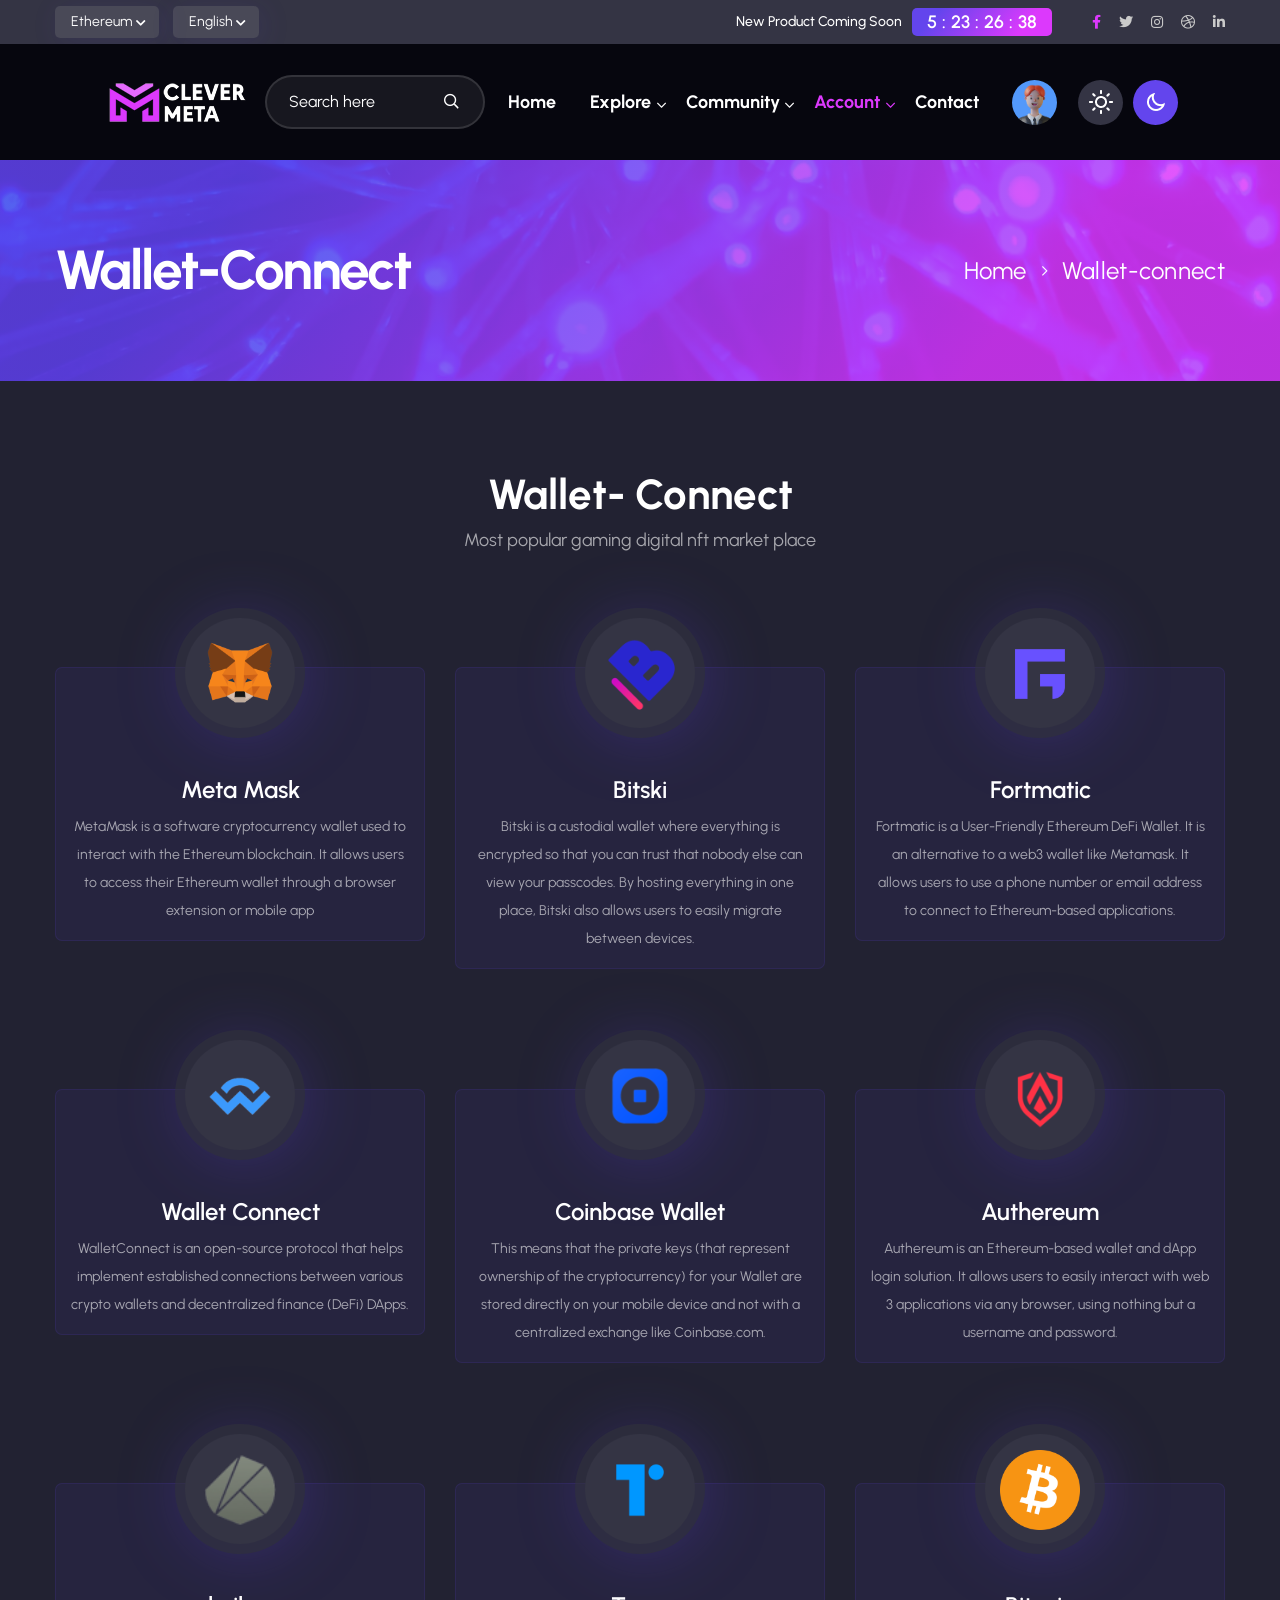
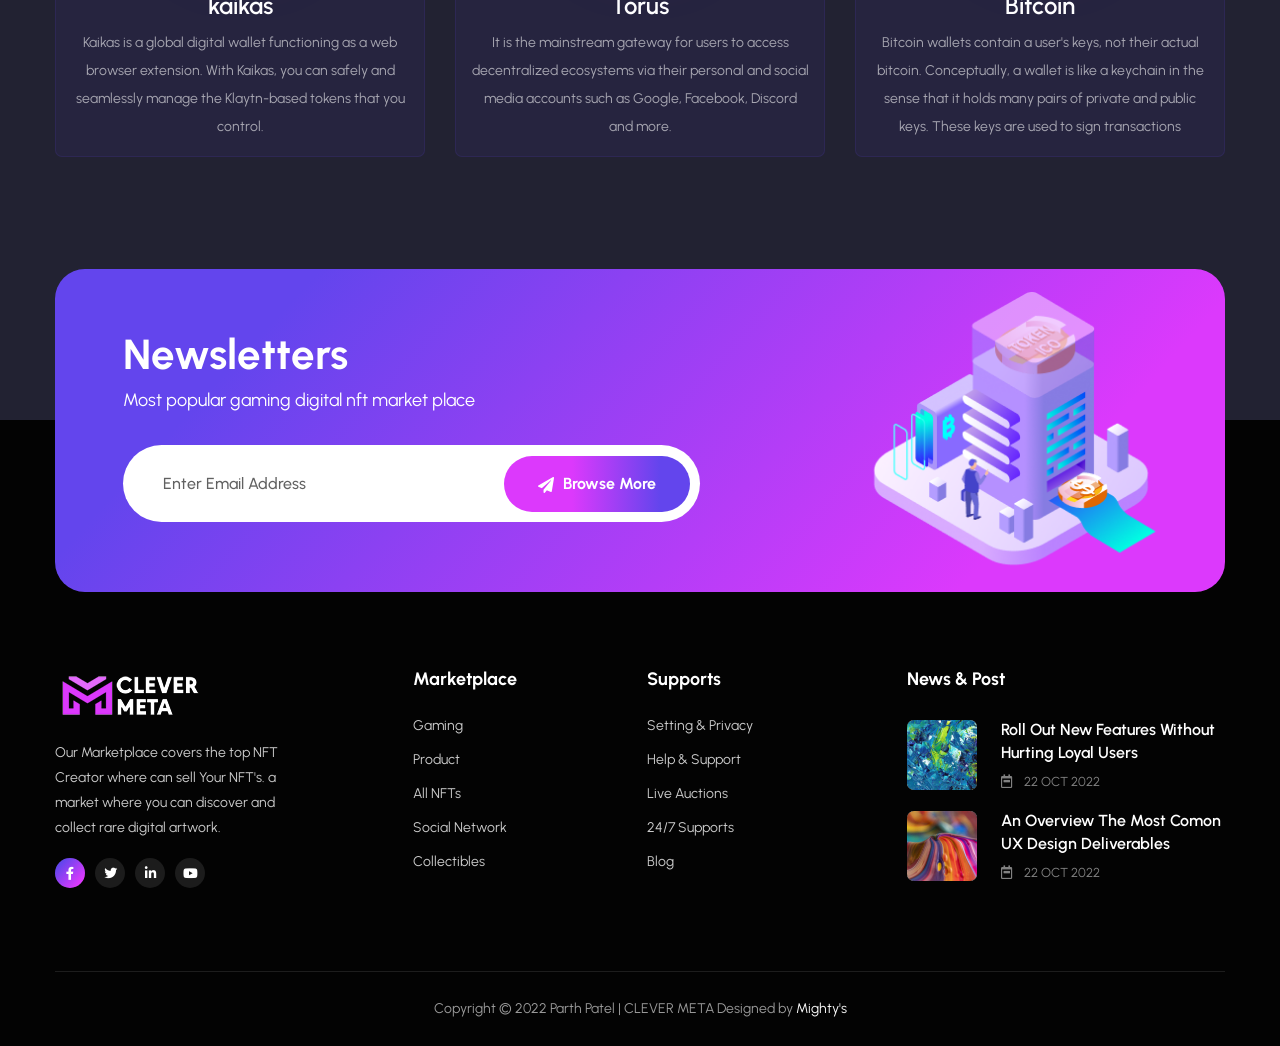
<file: connect-wallet.html>
<!DOCTYPE html>
<html xmlns="http://www.w3.org/1999/xhtml" xml:lang="en-US" lang="en-US">

<head>
    <!-- Basic Page Needs -->
    <meta charset="utf-8">
    <title>CLEVER META | NFT Marketplace</title>

    <meta name="author" content="parhupatel.com">

    <!-- Mobile Specific Metas -->
    <meta name="viewport" content="width=device-width, initial-scale=1, maximum-scale=1">

    <!-- Theme Style -->
    <link rel="stylesheet" type="text/css" href="assets/css/style.css">

    <!-- Reponsive -->
    <link rel="stylesheet" type="text/css" href="assets/css/responsive.css">

    <!-- Favicon and Touch Icons  -->
    <link rel="shortcut icon" href="assets/icon/Favicon.png">
    <link rel="apple-touch-icon-precomposed" href="assets/icon/Favicon.png">

</head>

<body class="body header-fixed is_dark">

    <!-- preloade -->
    <div class="preload preload-container">
        <div class="preload-logo"></div>
    </div>
    <!-- /preload -->

    <div id="wrapper">
        <div id="page" class="clearfix">

            <div class="topbar">
                <div class="container">
                    <div class="topbar-inner flex">
                        <div class="menu-options flex">
                            <div class="ethereum">
                                <div id="ethereum" class="dropdown">
                                    <a href="#" class="btn-selector nolink">Ethereum</a>
                                    <ul>
                                        <li><span>Ethereum</span></li>
                                        <li><span>Bitski</span></li>
                                        <li><span>Fortmatic</span></li>
                                    </ul>
                                </div>
                            </div>
                            <div class="english">
                                <div id="english" class="dropdown">
                                    <a href="#" class="btn-selector nolink">English</a>
                                    <ul>
                                        <li><span>English</span></li>
                                        <li><span>Hindi</span></li>
                                        <li><span>France</span></li>
                                    </ul>
                                </div>
                            </div>
                        </div>
                        <div class="topbar-right flex">
                            <span>New Product Coming Soon</span>
                            <div class="countdown">
                                <span class="js-countdown" data-timer="516400" data-labels=" :  ,  : , : , "></span>
                            </div>
                            <ul class="socical-icon flex">
                                <li><a href="#" class="active"><i class="fab fa-facebook-f"></i></a></li>
                                <li><a href="#"><i class="fab fa-twitter"></i></a></li>
                                <li><a href="#"><i class="fab fa-instagram"></i></a></li>
                                <li><a href="#"><i class="fab fa-dribbble"></i></a></li>
                                <li><a href="#"><i class="fab fa-linkedin-in"></i></a></li>
                            </ul>
                        </div>
                    </div>
                </div>
            </div>

            <header id="header_main" class="header_1 js-header">
                <div class="container-fluid">
                    <div class="row">
                        <div class="col-md-12">
                            <div class="mobile-button"><span></span></div><!-- /.mobile-button -->
                            <div id="site-header-inner" class="flex">
                                <div id="site-logo" class="clearfix">
                                    <div id="site-logo-inner">
                                        <a href="index.html" rel="home" class="main-logo">
                                            <img id="logo_header" src="assets/images/logo/logo_dark.png"
                                                alt="nft-gaming" width="151" height="45"
                                                data-retina="assets/images/logo/logo_dark@2x.png" data-width="151"
                                                data-height="45">
                                        </a>
                                    </div>
                                </div>
                                <form class="form-search">
                                    <input type="text" placeholder="Search here">
                                    <button><i class="far fa-search"></i></button>
                                </form>

                                <div id="site-menu">
                                    <nav id="main-nav" class="main-nav">
                                        <ul id="menu-primary-menu" class="menu">
                                            <li class="menu-item ">
                                                <a href="index.html">Home</a>

                                            </li>
                                            <li class="menu-item menu-item-has-children">
                                                <a href="#">Explore</a>
                                                <ul class="sub-menu">
                                                    <li class="menu-item"><a href="explore-1.html">Store</a></li>
                                                    <li class="menu-item"><a href="creator.html">Creator</a></li>
                                                    <li class="menu-item"><a href="item.html">Item (Auctions) </a></li>
                                                    <li class="menu-item"><a href="item-details.html">Auctions Details</a>
                                                    </li>
                                                </ul>
                                            </li>

                                            <li class="menu-item menu-item-has-children ">
                                                <a href="#">Community</a>
                                                <ul class="sub-menu">
                                                    <li class="menu-item "><a href="blog.html">Blog</a></li>
                                                    </li>
                                                </ul>
                                            </li>
                                            <li class="menu-item menu-item-has-children current-item">
                                                <a href="#">Account</a>
                                                <ul class="sub-menu">
                                                    <li class="menu-item"><a href="login.html">Login</a></li>
                                                    <li class="menu-item "><a href="register.html">Register</a></li>
                                                    <li class="menu-item current-item"><a href="connect-wallet.html">Wallet Connect</a></li>
                                                    <li class="menu-item"><a href="create-item.html">Create Item</a> </li>
                                                    <li class="menu-item"><a href="author.html">Authors</a></li>
                                                </ul>
                                            </li>
                                            <li class="menu-item ">
                                                <a href="contact.html">Contact</a>
                                            </li>
                                        </ul>
                                    </nav><!-- /#main-nav -->
                                </div>

                                <div class="admin_active active" id="header_admin">
                                    <div class="header_avatar" id="target-avatar">
                                        <img class="avatar" src="assets/images/avatar/avt-4.jpg" alt="avatar" />
                                        <div class="avatar_popup ">
                                            <div class="top flex">
                                                <div class="infor">
                                                    <div class="author">
                                                        <h6 class="author-name">Parth Patel</h6>
                                                        <span>Set Display Name</span>
                                                    </div>
                                                    <div class="item flex">
                                                        <div class="img">
                                                            <img src="assets/images/product-item/item-19.jpg"
                                                                alt="Image">
                                                        </div>
                                                        <div class="infor">
                                                            <div class="item-name">Blance</div>
                                                            <div class="price">38 ETH</div>
                                                        </div>
                                                    </div>
                                                </div>
                                                <div class="button-fl">
                                                    <a href="#" class="sc-button style-2"><span>Follow</span></a>
                                                </div>
                                            </div>
                                            <ul class="menu-options">
                                                <li><a href="#"><img src="assets/images/icon/author.svg" alt="Image">
                                                        <span>Edit Profile</span></a></li>
                                                <li><a href="#"><img src="assets/images/icon/setting.svg" alt="Image">
                                                        <span>Account Setting</span></a></li>
                                                <li><a href="#"><img src="assets/images/icon/notification.svg"
                                                            alt="Image"> <span>Notifications</span></a></li>
                                                <li><a href="#"><img src="assets/images/icon/manage.svg" alt="Image">
                                                        <span>Manage Items</span></a></li>
                                                <li><a href="#"><img src="assets/images/icon/upload.svg" alt="Image">
                                                        <span>Upload Items</span></a></li>
                                                <li><a href="#"><img src="assets/images/icon/logout.svg" alt="Image">
                                                        <span>Log Out</span></a></li>
                                            </ul>
                                        </div>
                                    </div>
                                </div>

                                <div class="mode_switcher">
                                    <h6><span>Dark Mode</span> <strong>Activate</strong></h6>
                                    <a href="#" class="light d-flex align-items-center">
                                        <img src="assets/images/icon/sun.png" alt="">
                                    </a>
                                    <a href="#" class="dark d-flex align-items-center is_active">
                                        <img id="moon_dark" src="assets/images/icon/moon.png" alt="">
                                    </a>
                                </div>
                            </div>
                        </div>
                    </div>
                </div>

            </header>

            <!-- page title -->
            <section class="fl-page-title">
                <div class="overlay"></div>
                <div class="container">
                    <div class="row">
                        <div class="col-md-12">
                            <div class="page-title-inner flex">
                                <div class="page-title-heading">
                                    <h2 class="heading">Wallet-Connect</h2>
                                </div>
                                <div class="breadcrumbs">
                                    <ul>
                                        <li><a href="index.html">Home</a></li>
                                        <li>Wallet-connect</li>
                                    </ul>
                                </div>
                            </div>
                        </div>
                    </div>
                </div>
            </section>

            <section class="tf-section connect-wallet">
                <div class="container">
                    <div class="row">
                        <div class="col-md-12">
                            <div class="sc-heading">
                                <h3>Wallet- Connect</h3>
                                <p class="desc">Most popular gaming digital nft market place </p>
                            </div>
                        </div>
                        <div class="col-lg-4 col-md-4">
                            <div class="sc-wallet">
                                <div class="icon">
                                    <img src="assets/images/icon/icon-1.svg" alt="">
                                </div>
                                <div class="content">
                                    <h4><a href="#"> Meta Mask</a></h4>
                                    <p>MetaMask is a software cryptocurrency wallet used to interact with the Ethereum blockchain. It allows users to access their Ethereum wallet through a browser extension or mobile app</p>
                                </div>
                            </div>
                        </div>
                        <div class="col-lg-4 col-md-4">
                            <div class="sc-wallet">
                                <div class="icon">
                                    <img src="assets/images/icon/icon-2.svg" alt="">
                                </div>
                                <div class="content">
                                    <h4><a href="#">Bitski</a></h4>
                                    <p>Bitski is a custodial wallet where everything is encrypted so that you can trust that nobody else can view your passcodes. By hosting everything in one place, Bitski also allows users to easily migrate between devices.</p>
                                </div>
                            </div>
                        </div>
                        <div class="col-lg-4 col-md-4">
                            <div class="sc-wallet">
                                <div class="icon">
                                    <img src="assets/images/icon/icon-3.svg" alt="">
                                </div>
                                <div class="content">
                                    <h4><a href="#">Fortmatic</a></h4>
                                    <p>Fortmatic is a User-Friendly Ethereum DeFi Wallet. It is an alternative to a web3 wallet like Metamask. It allows users to use a phone number or email address to connect to Ethereum-based applications.</p>
                                </div>
                            </div>
                        </div>
                        <div class="col-lg-4 col-md-4">
                            <div class="sc-wallet">
                                <div class="icon">
                                    <img src="assets/images/icon/icon-4.svg" alt="">
                                </div>
                                <div class="content">
                                    <h4><a href="#">Wallet Connect</a></h4>
                                    <p>WalletConnect is an open-source protocol that helps implement established connections between various crypto wallets and decentralized finance (DeFi) DApps.</p>
                                </div>
                            </div>
                        </div>
                        <div class="col-lg-4 col-md-4">
                            <div class="sc-wallet">
                                <div class="icon">
                                    <img src="assets/images/icon/icon-5.svg" alt="">
                                </div>
                                <div class="content">
                                    <h4><a href="#">Coinbase Wallet</a></h4>
                                    <p>This means that the private keys (that represent ownership of the cryptocurrency) for your Wallet are stored directly on your mobile device and not with a centralized exchange like Coinbase.com.</p>
                                </div>
                            </div>
                        </div>
                        <div class="col-lg-4 col-md-4">
                            <div class="sc-wallet">
                                <div class="icon">
                                    <img src="assets/images/icon/icon-6.svg" alt="">
                                </div>
                                <div class="content">
                                    <h4><a href="#">Authereum</a></h4>
                                    <p>Authereum is an Ethereum-based wallet and dApp login solution. It allows users to easily interact with web 3 applications via any browser, using nothing but a username and password.</p>
                                </div>
                            </div>
                        </div>
                        <div class="col-lg-4 col-md-4">
                            <div class="sc-wallet mg-bt-0">
                                <div class="icon">
                                    <img src="assets/images/icon/icon-7.png" alt="">
                                </div>
                                <div class="content">
                                    <h4><a href="#">kaikas</a></h4>
                                    <p>Kaikas is a global digital wallet functioning as a web browser extension. With Kaikas, you can safely and seamlessly manage the Klaytn-based tokens that you control.</p>
                                </div>
                            </div>
                        </div>
                        <div class="col-lg-4 col-md-4">
                            <div class="sc-wallet mg-bt-0">
                                <div class="icon">
                                    <img src="assets/images/icon/icon-8.svg" alt="">
                                </div>
                                <div class="content">
                                    <h4><a href="#">Torus</a></h4>
                                    <p> It is the mainstream gateway for users to access decentralized ecosystems via their personal and social media accounts such as Google, Facebook, Discord and more.</p>
                                </div>
                            </div>
                        </div>
                        <div class="col-lg-4 col-md-4">
                            <div class="sc-wallet mg-bt-0">
                                <div class="icon">
                                    <img src="assets/images/icon/icon-9.svg" alt="">
                                </div>
                                <div class="content">
                                    <h4><a href="#">Bitcoin</a></h4>
                                    <p>Bitcoin wallets contain a user's keys, not their actual bitcoin. Conceptually, a wallet is like a keychain in the sense that it holds many pairs of private and public keys. These keys are used to sign transactions</p>
                                </div>
                            </div>
                        </div>
                    </div>
                </div>
            </section>

            <section class="new-letter">
                <div class="container">
                    <div class="new-letter-inner flex">
                        <div class="new-letter-content">
                            <h3 class="heading">Newsletters</h3>
                            <p class="sub-heading">Most popular gaming digital nft market place </p>
                            <div class="form-subcribe">
                                <form id="subscribe-form" action="#" method="GET" accept-charset="utf-8"
                                    class="form-submit">
                                    <input name="email" value="" class="email" type="email"
                                        placeholder="Enter Email Address" required="">
                                    <button name="submit" type="submit" id="submit"
                                        class="sc-button style letter style-2"><span>Browse More</span> </button>
                                </form>
                            </div>
                        </div>
                        <div class="new-letter-img">
                            <img src="assets/images/background/img-newletter.png" alt="Image">
                        </div>
                    </div>
                </div>
            </section>

             <!-- Footer -->
             <footer id="footer" class="clearfix bg-style ">
                <div class="container">
                    <div class="row">
                        <div class="col-lg-3 col-md-6 col-12">
                            <div class="widget widget-logo">
                                <div class="logo-footer" id="logo-footer">
                                    <a href="index.html">
                                        <img id="logo_footer" src="assets/images/logo/logo_dark.png" alt="nft-gaming"
                                            width="151" height="45" data-retina="assets/images/logo/logo_dark@2x.png"
                                            data-width="151" data-height="45">
                                    </a>
                                </div>
                                <p class="sub-widget-logo">Our Marketplace covers the top NFT Creator where
                                    can sell Your NFT's. a market where you can discover
                                    and collect rare digital artwork.</p>
                                <div class="widget-social">
                                    <ul>
                                        <li><a href="#" class="active"><i class="fab fa-facebook-f"></i></a></li>
                                        <li><a href="#"><i class="fab fa-twitter"></i></a></li>
                                        <li><a href="#"><i class="fab fa-linkedin-in"></i></a></li>
                                        <li><a href="#"><i class="fab fa-youtube"></i></a></li>
                                    </ul>
                                </div>
                            </div>
                        </div>
                        <div class="col-lg-2 col-md-6 col-sm-6 col-6">
                            <div class="widget widget-menu menu-marketplace">
                                <h5 class="title-widget">Marketplace</h5>
                                <ul>
                                    <li><a href="item.html">Gaming </a></li>
                                    <li><a href="item.html">Product </a></li>
                                    <li><a href="item.html">All NFTs</a></li>
                                    <li><a href="blog.html">Social Network</a></li>
                                    <li><a href="item.html">Collectibles</a></li>
                                </ul>
                            </div>
                        </div>
                        <div class="col-lg-3 col-md-6 col-sm-6 col-6">
                            <div class="widget widget-menu menu-supports">
                                <h5 class="title-widget">Supports</h5>
                                <ul>
                                    <li><a href="contact.html">Setting & Privacy </a></li>
                                    <li><a href="contact.html">Help & Support </a></li>
                                    <li><a href="item.html">Live Auctions</a></li>
                                    <li><a href="contact.html"> 24/7 Supports</a></li>
                                    <li><a href="blog.html">Blog</a></li>
                                </ul>
                            </div>
                        </div>
                        <div class="col-lg-4 col-md-6 col-sm-12 col-12">
                            <div class="widget widget-post">
                                <h5 class="title-widget">News & Post</h5>
                                <ul class="post-new">
                                    <li>
                                        <div class="post-img">
                                            <img src="assets/images/post/post-recent-new-4.jpg" alt="Post New">
                                        </div>
                                        <div class="post-content">
                                            <h6 class="title"><a href="blog-details.html">Roll Out New Features Without
                                                    Hurting Loyal Users</a></h6>
                                            <a href="blog-details.html" class="post-date"><i
                                                    class="far fa-calendar-week"></i> 22 OCT 2022</a>
                                        </div>
                                    </li>
                                    <li>
                                        <div class="post-img">
                                            <img src="assets/images/post/post-recent-new-5.jpg" alt="Post New">
                                        </div>
                                        <div class="post-content">
                                            <h6 class="title"><a href="blog-details.html">An Overview The Most Comon UX
                                                    Design Deliverables</a></h6>
                                            <a href="blog-details.html" class="post-date"><i
                                                    class="far fa-calendar-week"></i> 22 OCT 2022</a>
                                        </div>
                                    </li>
                                </ul>
                            </div>
                        </div>
                    </div>
                </div>
            </footer><!-- /#footer -->

            <!-- Bottom -->
            <div class="bottom">
                <div class="container">
                    <div class="bottom-inner">
                        Copyright © 2022 Parth Patel | CLEVER META  Designed by <a
                            href="https://parthupatel.me"> Mighty's</a>
                    </div>
                </div>
            </div>

        </div>
        <!-- /#page -->
    </div>
    <!-- /#wrapper -->
    <a id="scroll-top"></a>

    <!-- Javascript -->
    <script src="assets/js/jquery.min.js"></script>
    <script src="assets/js/jquery.easing.js"></script>

    <script src="assets/js/plugin.js"></script>
    <script src="assets/js/count-down.js"></script>
    <script src="assets/js/shortcodes.js"></script>
    <script src="assets/js/main.js"></script>
</body>

</html>
</file>
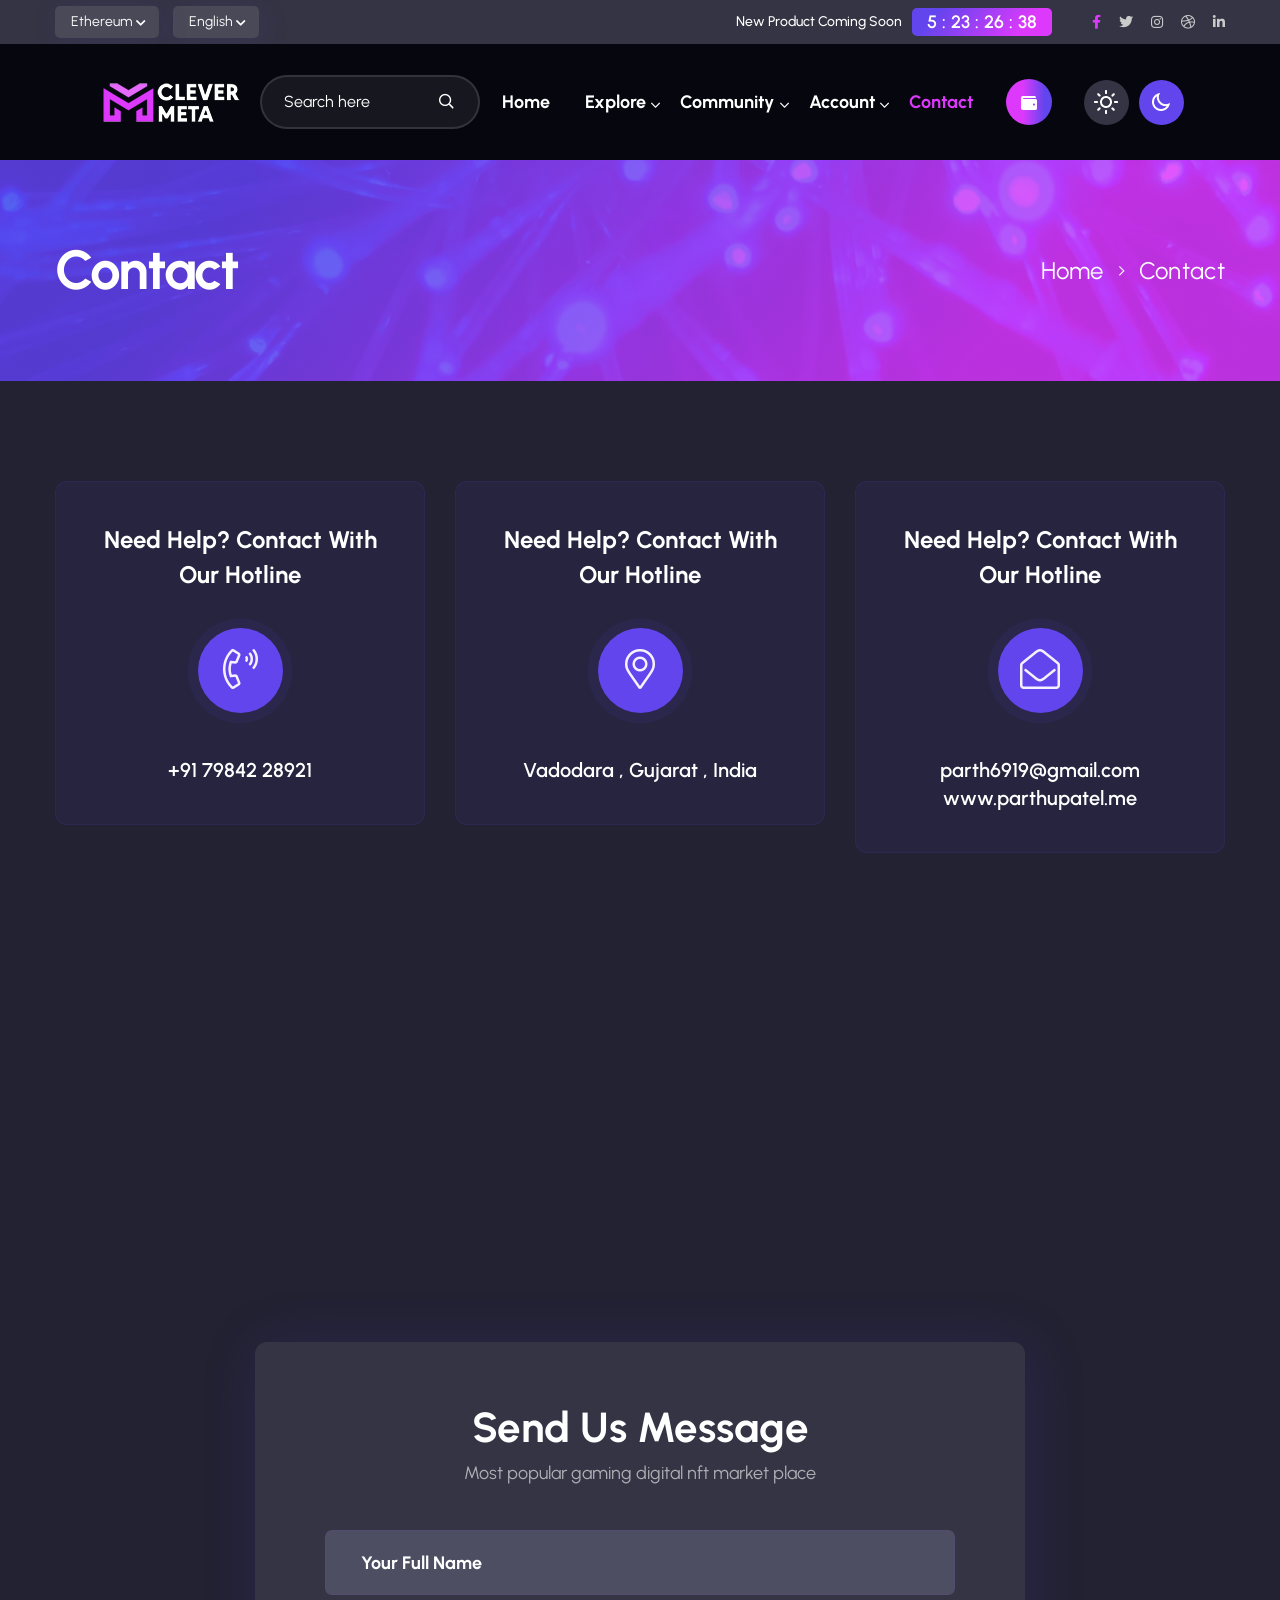
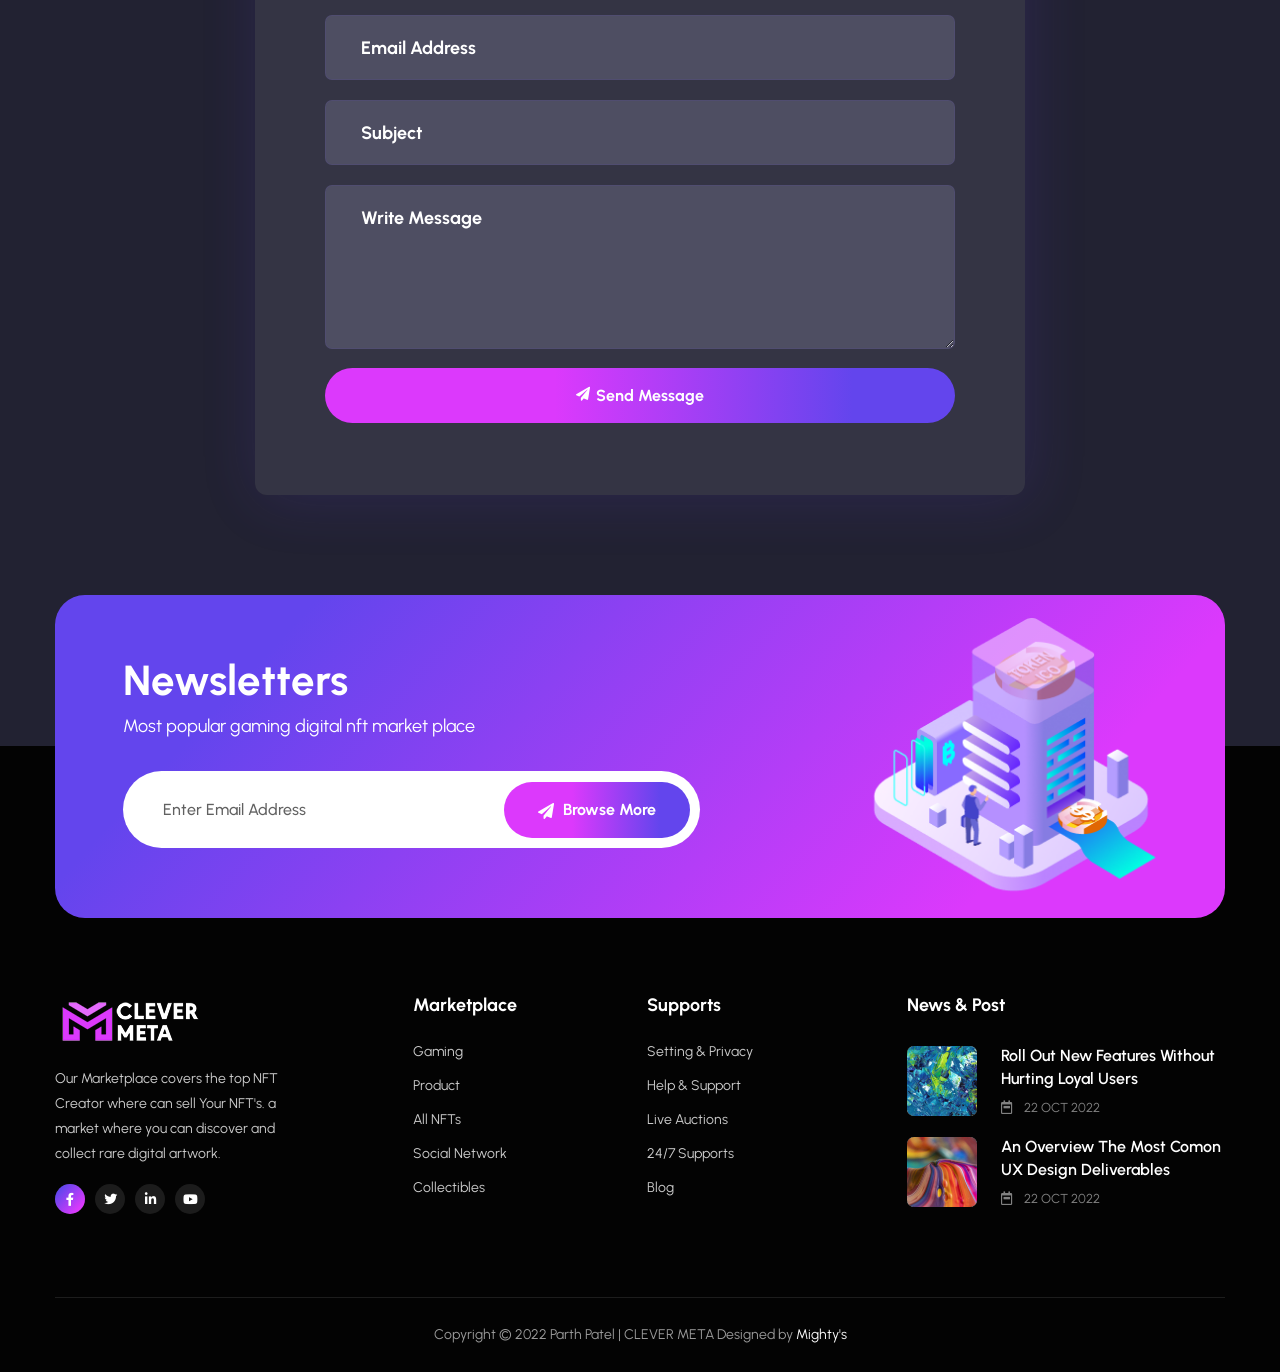
<file: contact.html>
<!DOCTYPE html>
<html xmlns="http://www.w3.org/1999/xhtml" xml:lang="en-US" lang="en-US">

<head>
    <!-- Basic Page Needs -->
    <meta charset="utf-8">
    <title>CLEVER META | NFT Marketplace</title>

    <meta name="author" content="parhupatel.com">

    <!-- Mobile Specific Metas -->
    <meta name="viewport" content="width=device-width, initial-scale=1, maximum-scale=1">

    <!-- Theme Style -->
    <link rel="stylesheet" type="text/css" href="assets/css/style.css">

    <!-- Reponsive -->
    <link rel="stylesheet" type="text/css" href="assets/css/responsive.css">

    <!-- Favicon and Touch Icons  -->
    <link rel="shortcut icon" href="assets/icon/Favicon.png">
    <link rel="apple-touch-icon-precomposed" href="assets/icon/Favicon.png">

</head>

<body class="body header-fixed is_dark">

    <!-- preloade -->
    <div class="preload preload-container">
        <div class="preload-logo"></div>
    </div>
    <!-- /preload -->

    <div id="wrapper">
        <div id="page" class="clearfix">

            <div class="topbar">
                <div class="container">
                    <div class="topbar-inner flex">
                        <div class="menu-options flex">
                            <div class="ethereum">
                                <div id="ethereum" class="dropdown">
                                    <a href="#" class="btn-selector nolink">Ethereum</a>
                                    <ul>
                                        <li><span>Ethereum</span></li>
                                        <li><span>Bitski</span></li>
                                        <li><span>Fortmatic</span></li>
                                    </ul>
                                </div>
                            </div>
                            <div class="english">
                                <div id="english" class="dropdown">
                                    <a href="#" class="btn-selector nolink">English</a>
                                    <ul>
                                        <li><span>English</span></li>
                                        <li><span>Hindi</span></li>
                                        <li><span>France</span></li>
                                    </ul>
                                </div>
                            </div>
                        </div>
                        <div class="topbar-right flex">
                            <span>New Product Coming Soon</span>
                            <div class="countdown">
                                <span class="js-countdown" data-timer="516400" data-labels=" :  ,  : , : , "></span>
                            </div>
                            <ul class="socical-icon flex">
                                <li><a href="#" class="active"><i class="fab fa-facebook-f"></i></a></li>
                                <li><a href="#"><i class="fab fa-twitter"></i></a></li>
                                <li><a href="#"><i class="fab fa-instagram"></i></a></li>
                                <li><a href="#"><i class="fab fa-dribbble"></i></a></li>
                                <li><a href="#"><i class="fab fa-linkedin-in"></i></a></li>
                            </ul>
                        </div>
                    </div>
                </div>
            </div>

            <header id="header_main" class="header_1 js-header">
                <div class="container-fluid">
                    <div class="row">
                        <div class="col-md-12">
                            <div class="mobile-button"><span></span></div><!-- /.mobile-button -->
                            <div id="site-header-inner" class="flex">
                                <div id="site-logo" class="clearfix">
                                    <div id="site-logo-inner">
                                        <a href="index.html" rel="home" class="main-logo">
                                            <img id="logo_header" src="assets/images/logo/logo_dark.png"
                                                alt="nft-gaming" width="151" height="45"
                                                data-retina="assets/images/logo/logo_dark@2x.png" data-width="151"
                                                data-height="45">
                                        </a>
                                    </div>
                                </div>
                                <form class="form-search">
                                    <input type="text" placeholder="Search here">
                                    <button><i class="far fa-search"></i></button>
                                </form>

                                <div id="site-menu">
                                    <nav id="main-nav" class="main-nav">
                                        <ul id="menu-primary-menu" class="menu">
                                            <li class="menu-item ">
                                                <a href="index.html">Home</a>

                                            </li>
                                            <li class="menu-item menu-item-has-children">
                                                <a href="#">Explore</a>
                                                <ul class="sub-menu">
                                                    <li class="menu-item"><a href="explore-1.html">Store</a></li>
                                                    <li class="menu-item"><a href="creator.html">Creator</a></li>
                                                    <li class="menu-item"><a href="item.html">Item (Auctions) </a></li>
                                                    <li class="menu-item"><a href="item-details.html">Auctions Details</a>
                                                    </li>
                                                </ul>
                                            </li>

                                            <li class="menu-item menu-item-has-children ">
                                                <a href="#">Community</a>
                                                <ul class="sub-menu">
                                                    <li class="menu-item "><a href="blog.html">Blog</a></li>
                                                    </li>
                                                </ul>
                                            </li>
                                            <li class="menu-item menu-item-has-children ">
                                                <a href="#">Account</a>
                                                <ul class="sub-menu">
                                                    <li class="menu-item "><a href="login.html">Login</a></li>
                                                    <li class="menu-item"><a href="register.html">Register</a></li>
                                                    <li class="menu-item"><a href="connect-wallet.html">Wallet Connect</a></li>
                                                    <li class="menu-item"><a href="create-item.html">Create Item</a> </li>
                                                    <li class="menu-item"><a href="author.html">Authors</a></li>
                                                </ul>
                                            </li>
                                            <li class="menu-item current-item ">
                                                <a href="contact.html">Contact</a>
                                            </li>
                                        </ul>
                                    </nav><!-- /#main-nav -->
                                </div>
                                <div class="button-connect-wallet">
                                    <a href="connect-wallet.html" class="sc-button wallet  style-2">
                                        <img src="assets/images/icon/connect-wallet.svg" alt="icon">
                                        <span>Connect Wallet</span>
                                    </a>
                                </div>

                                <div class="mode_switcher">
                                    <h6><span>Dark Mode</span> <strong>Activate</strong></h6>
                                    <a href="#" class="light d-flex align-items-center">
                                        <img src="assets/images/icon/sun.png" alt="">
                                    </a>
                                    <a href="#" class="dark d-flex align-items-center is_active">
                                        <img id="moon_dark" src="assets/images/icon/moon.png" alt="">
                                    </a>
                                </div>
                            </div>
                        </div>
                    </div>
                </div>

            </header>

            <!-- page title -->
            <section class="fl-page-title">
                <div class="overlay"></div>
                <div class="container">
                    <div class="row">
                        <div class="col-md-12">
                            <div class="page-title-inner flex">
                                <div class="page-title-heading">
                                    <h2 class="heading">Contact</h2>
                                </div>
                                <div class="breadcrumbs">
                                    <ul>
                                        <li><a href="index.html">Home</a></li>
                                        <li>Contact</li>
                                    </ul>
                                </div>
                            </div>
                        </div>
                    </div>
                </div>
            </section>

            <section class="tf-contact tf-section">
                <div class="container">
                    <div class="row">
                        <div class="col-md-4">
                            <div class="sc-contact-infor">
                                <h4>Need Help? Contact
                                    With Our Hotline</h4>
                                <div class="icon">
                                    <i class="fal fa-phone-volume"></i>
                                </div>
                                <div class="infor">
                                    <a href="tel:012345678">+91 79842 28921</a>
                                </div>
                            </div>
                        </div>
                        <div class="col-md-4">
                            <div class="sc-contact-infor">
                                <h4>Need Help? Contact
                                    With Our Hotline</h4>
                                <div class="icon">
                                    <i class="fal fa-map-marker-alt"></i>
                                </div>
                                <div class="infor">
                                    Vadodara , Gujarat , India
                                </div>
                            </div>
                        </div>
                        <div class="col-md-4">
                            <div class="sc-contact-infor">
                                <h4>Need Help? Contact
                                    With Our Hotline</h4>
                                <div class="icon">
                                    <i class="fal fa-envelope-open"></i>
                                </div>
                                <div class="infor">
                                    <a href="mailto:parth6919@gmail.com">parth6919@gmail.com
                                        <a href="https://wwww.parthupatel.me/">www.parthupatel.me</a></a>
                                </div>
                            </div>
                        </div>
                    </div>
                </div>
            </section>
            <section>
                <div class="container-fluid">
                    <div class="row">
                        <iframe class="map-contact"
                            src="https://maps.google.com/maps?q=vadodara&t=&z=13&ie=UTF8&iwloc=&output=embed"
                            width="600" height="450" style="border:0;" allowfullscreen="" loading="lazy"></iframe>
                    </div>
                </div>
            </section>
            <section class="tf-section login-page contact-page pd-top-0">
                <div class="container">
                    <div class="row jtf-content-center">
                        <div class="col-md-8">
                            <div class="form-create-item-content">
                                <div class="form-create-item">
                                    <div class="sc-heading">
                                        <h3>Send Us Message</h3>
                                        <p class="desc">Most popular gaming digital nft market place </p>
                                    </div>
                                    <form id="create-item-1" action="./contact/contact-process.php" method="post"
                                        accept-charset="utf-8" novalidate="novalidate">
                                        <input type="text" id="name" class="tb-my-input" name="name" tabindex="1"
                                            placeholder="Your Full Name" value="" aria-required="true" required="">
                                        <input type="email" id="email" class="tb-my-input" name="email" tabindex="2"
                                            placeholder="Email Address" value="" aria-required="true" required="">
                                        <select class="valid">
                                            <option value="1">Subject</option>
                                            <option value="2">Subject</option>
                                            <option value="3">Subject</option>
                                        </select>
                                        <textarea id="comment-message" name="message" tabindex="4"
                                            placeholder="Write Message" aria-required="true"></textarea>
                                        <button name="submit" type="submit" id="comment-reply"
                                            class="sc-button style letter style-2"><span>Send Message</span> </button>
                                    </form>
                                </div>
                            </div>
                        </div>
                    </div>
                </div>
            </section>

            <section class="new-letter">
                <div class="container">
                    <div class="new-letter-inner flex">
                        <div class="new-letter-content">
                            <h3 class="heading">Newsletters</h3>
                            <p class="sub-heading">Most popular gaming digital nft market place </p>
                            <div class="form-subcribe">
                                <form id="subscribe-form" action="#" method="GET" accept-charset="utf-8"
                                    class="form-submit">
                                    <input name="email" value="" class="email" type="email"
                                        placeholder="Enter Email Address" required="">
                                    <button name="submit" type="submit"
                                        class="sc-button style letter style-2"><span>Browse More</span> </button>
                                </form>
                            </div>
                        </div>
                        <div class="new-letter-img">
                            <img src="assets/images/background/img-newletter.png" alt="Image">
                        </div>
                    </div>
                </div>
            </section>

             <!-- Footer -->
             <footer id="footer" class="clearfix bg-style ">
                <div class="container">
                    <div class="row">
                        <div class="col-lg-3 col-md-6 col-12">
                            <div class="widget widget-logo">
                                <div class="logo-footer" id="logo-footer">
                                    <a href="index.html">
                                        <img id="logo_footer" src="assets/images/logo/logo_dark.png" alt="nft-gaming"
                                            width="151" height="45" data-retina="assets/images/logo/logo_dark@2x.png"
                                            data-width="151" data-height="45">
                                    </a>
                                </div>
                                <p class="sub-widget-logo">Our Marketplace covers the top NFT Creator where
                                    can sell Your NFT's. a market where you can discover
                                    and collect rare digital artwork.</p>
                                <div class="widget-social">
                                    <ul>
                                        <li><a href="#" class="active"><i class="fab fa-facebook-f"></i></a></li>
                                        <li><a href="#"><i class="fab fa-twitter"></i></a></li>
                                        <li><a href="#"><i class="fab fa-linkedin-in"></i></a></li>
                                        <li><a href="#"><i class="fab fa-youtube"></i></a></li>
                                    </ul>
                                </div>
                            </div>
                        </div>
                        <div class="col-lg-2 col-md-6 col-sm-6 col-6">
                            <div class="widget widget-menu menu-marketplace">
                                <h5 class="title-widget">Marketplace</h5>
                                <ul>
                                    <li><a href="item.html">Gaming </a></li>
                                    <li><a href="item.html">Product </a></li>
                                    <li><a href="item.html">All NFTs</a></li>
                                    <li><a href="blog.html">Social Network</a></li>
                                    <li><a href="item.html">Collectibles</a></li>
                                </ul>
                            </div>
                        </div>
                        <div class="col-lg-3 col-md-6 col-sm-6 col-6">
                            <div class="widget widget-menu menu-supports">
                                <h5 class="title-widget">Supports</h5>
                                <ul>
                                    <li><a href="contact.html">Setting & Privacy </a></li>
                                    <li><a href="contact.html">Help & Support </a></li>
                                    <li><a href="item.html">Live Auctions</a></li>
                                    <li><a href="contact.html"> 24/7 Supports</a></li>
                                    <li><a href="blog.html">Blog</a></li>
                                </ul>
                            </div>
                        </div>
                        <div class="col-lg-4 col-md-6 col-sm-12 col-12">
                            <div class="widget widget-post">
                                <h5 class="title-widget">News & Post</h5>
                                <ul class="post-new">
                                    <li>
                                        <div class="post-img">
                                            <img src="assets/images/post/post-recent-new-4.jpg" alt="Post New">
                                        </div>
                                        <div class="post-content">
                                            <h6 class="title"><a href="blog-details.html">Roll Out New Features Without
                                                    Hurting Loyal Users</a></h6>
                                            <a href="blog-details.html" class="post-date"><i
                                                    class="far fa-calendar-week"></i> 22 OCT 2022</a>
                                        </div>
                                    </li>
                                    <li>
                                        <div class="post-img">
                                            <img src="assets/images/post/post-recent-new-5.jpg" alt="Post New">
                                        </div>
                                        <div class="post-content">
                                            <h6 class="title"><a href="blog-details.html">An Overview The Most Comon UX
                                                    Design Deliverables</a></h6>
                                            <a href="blog-details.html" class="post-date"><i
                                                    class="far fa-calendar-week"></i> 22 OCT 2022</a>
                                        </div>
                                    </li>
                                </ul>
                            </div>
                        </div>
                    </div>
                </div>
            </footer><!-- /#footer -->

            <!-- Bottom -->
            <div class="bottom">
                <div class="container">
                    <div class="bottom-inner">
                        Copyright © 2022 Parth Patel | CLEVER META  Designed by <a
                            href="https://parthupatel.me"> Mighty's</a>
                    </div>
                </div>
            </div>

        </div>
        <!-- /#page -->
    </div>
    <!-- /#wrapper -->

    <a id="scroll-top"></a>

    <!-- Javascript -->
    <script src="assets/js/jquery.min.js"></script>
    <script src="assets/js/jquery.easing.js"></script>

    <script src="assets/js/plugin.js"></script>
    <script src="assets/js/jquery-validate.js"></script>
    <script src="assets/js/count-down.js"></script>
    <script src="assets/js/shortcodes.js"></script>
    <script src="assets/js/main.js"></script>
</body>

</html>
</file>
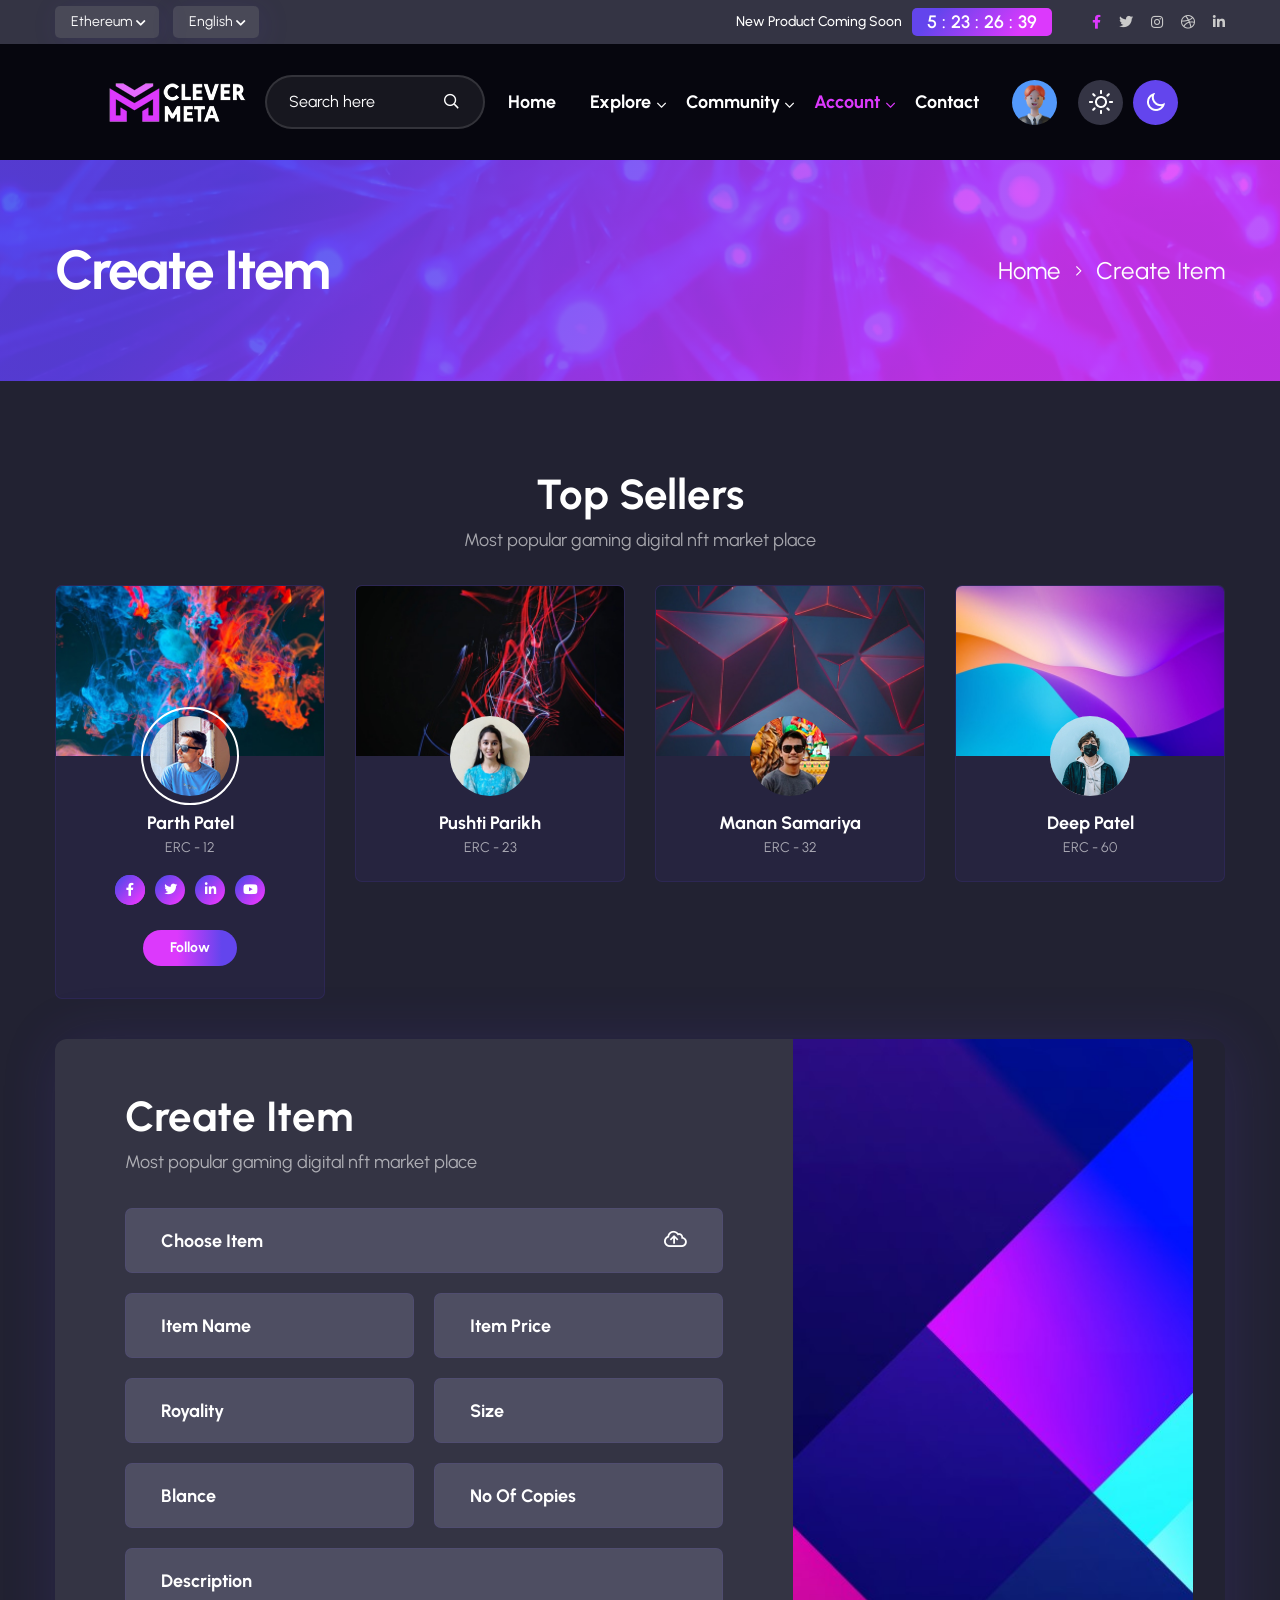
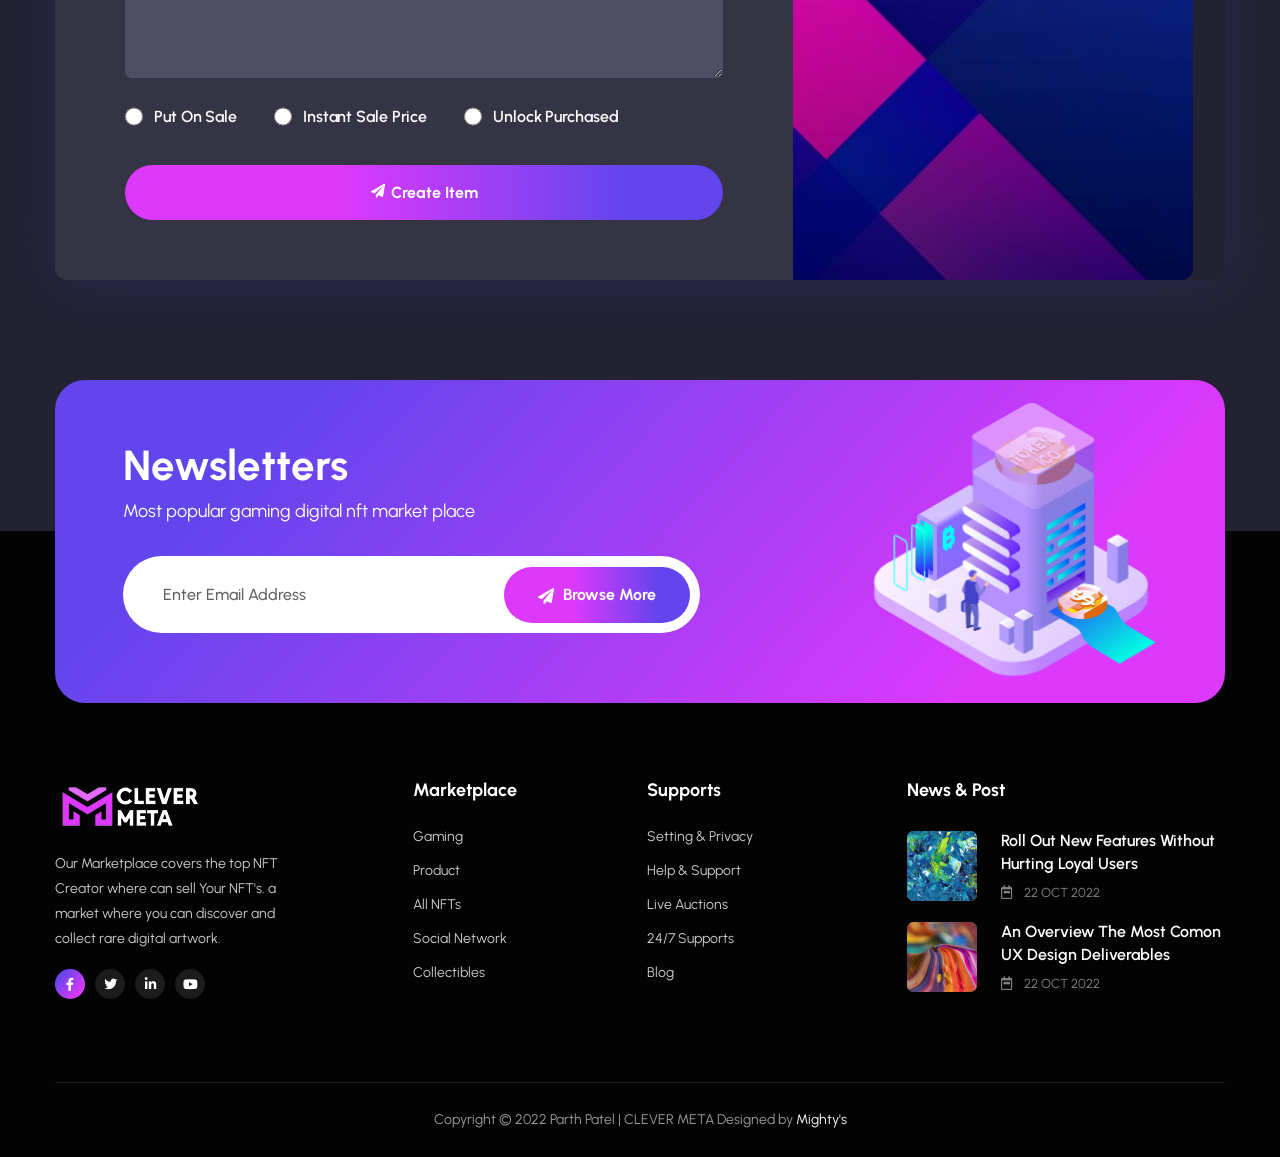
<file: create-item.html>
<!DOCTYPE html>
<html xmlns="http://www.w3.org/1999/xhtml" xml:lang="en-US" lang="en-US">

<head>
    <!-- Basic Page Needs -->
    <meta charset="utf-8">
    <title>CLEVER META | NFT Marketplace</title>

    <meta name="author" content="parhupatel.com">

    <!-- Mobile Specific Metas -->
    <meta name="viewport" content="width=device-width, initial-scale=1, maximum-scale=1">

    <!-- Theme Style -->
    <link rel="stylesheet" type="text/css" href="assets/css/style.css">

    <!-- Reponsive -->
    <link rel="stylesheet" type="text/css" href="assets/css/responsive.css">

    <!-- Favicon and Touch Icons  -->
    <link rel="shortcut icon" href="assets/icon/Favicon.png">
    <link rel="apple-touch-icon-precomposed" href="assets/icon/Favicon.png">

</head>

<body class="body header-fixed is_dark">

    <!-- preloade -->
    <div class="preload preload-container">
        <div class="preload-logo"></div>
    </div>
    <!-- /preload -->

    <div id="wrapper">
        <div id="page" class="clearfix">

            <div class="topbar">
                <div class="container">
                    <div class="topbar-inner flex">
                        <div class="menu-options flex">
                            <div class="ethereum">
                                <div id="ethereum" class="dropdown">
                                    <a href="#" class="btn-selector nolink">Ethereum</a>
                                    <ul>
                                        <li><span>Ethereum</span></li>
                                        <li><span>Bitski</span></li>
                                        <li><span>Fortmatic</span></li>
                                    </ul>
                                </div>
                            </div>
                            <div class="english">
                                <div id="english" class="dropdown">
                                    <a href="#" class="btn-selector nolink">English</a>
                                    <ul>
                                        <li><span>English</span></li>
                                        <li><span>Hindi</span></li>
                                        <li><span>France</span></li>
                                    </ul>
                                </div>
                            </div>
                        </div>
                        <div class="topbar-right flex">
                            <span>New Product Coming Soon</span>
                            <div class="countdown">
                                <span class="js-countdown" data-timer="516400" data-labels=" :  ,  : , : , "></span>
                            </div>
                            <ul class="socical-icon flex">
                                <li><a href="#" class="active"><i class="fab fa-facebook-f"></i></a></li>
                                <li><a href="#"><i class="fab fa-twitter"></i></a></li>
                                <li><a href="#"><i class="fab fa-instagram"></i></a></li>
                                <li><a href="#"><i class="fab fa-dribbble"></i></a></li>
                                <li><a href="#"><i class="fab fa-linkedin-in"></i></a></li>
                            </ul>
                        </div>
                    </div>
                </div>
            </div>

            <header id="header_main" class="header_1 js-header">
                <div class="container-fluid">
                    <div class="row">
                        <div class="col-md-12">
                            <div class="mobile-button"><span></span></div><!-- /.mobile-button -->
                            <div id="site-header-inner" class="flex">
                                <div id="site-logo" class="clearfix">
                                    <div id="site-logo-inner">
                                        <a href="index.html" rel="home" class="main-logo">
                                            <img id="logo_header" src="assets/images/logo/logo_dark.png"
                                                alt="nft-gaming" width="151" height="45"
                                                data-retina="assets/images/logo/logo_dark@2x.png" data-width="151"
                                                data-height="45">
                                        </a>
                                    </div>
                                </div>
                                <form class="form-search">
                                    <input type="text" placeholder="Search here">
                                    <button><i class="far fa-search"></i></button>
                                </form>

                                <div id="site-menu">
                                    <nav id="main-nav" class="main-nav">
                                        <ul id="menu-primary-menu" class="menu">
                                            <li class="menu-item ">
                                                <a href="index.html">Home</a>

                                            </li>
                                            <li class="menu-item menu-item-has-children">
                                                <a href="#">Explore</a>
                                                <ul class="sub-menu">
                                                    <li class="menu-item"><a href="explore-1.html">Store</a></li>
                                                    <li class="menu-item"><a href="creator.html">Creator</a></li>
                                                    <li class="menu-item"><a href="item.html">Item (Auctions) </a></li>
                                                    <li class="menu-item"><a href="item-details.html">Auctions Details</a>
                                                    </li>
                                                </ul>
                                            </li>

                                            <li class="menu-item menu-item-has-children ">
                                                <a href="#">Community</a>
                                                <ul class="sub-menu">
                                                    <li class="menu-item "><a href="blog.html">Blog</a></li>
                                                    </li>
                                                </ul>
                                            </li>
                                            <li class="menu-item menu-item-has-children current-item">
                                                <a href="#">Account</a>
                                                <ul class="sub-menu">
                                                    <li class="menu-item"><a href="login.html">Login</a></li>
                                                    <li class="menu-item "><a href="register.html">Register</a></li>
                                                    <li class="menu-item"><a href="connect-wallet.html">Wallet Connect</a></li>
                                                    <li class="menu-item current-item"><a href="create-item.html">Create Item</a> </li>
                                                    <li class="menu-item"><a href="author.html">Authors</a></li>
                                                </ul>
                                            </li>
                                            <li class="menu-item ">
                                                <a href="contact.html">Contact</a>
                                            </li>
                                        </ul>
                                    </nav><!-- /#main-nav -->
                                </div>

                                <div class="admin_active active" id="header_admin">
                                    <div class="header_avatar" id="target-avatar">
                                        <img class="avatar" src="assets/images/avatar/avt-4.jpg" alt="avatar" />
                                        <div class="avatar_popup ">
                                            <div class="top flex">
                                                <div class="infor">
                                                    <div class="author">
                                                        <h6 class="author-name">Parth Patel</h6>
                                                        <span>Set Display Name</span>
                                                    </div>
                                                    <div class="item flex">
                                                        <div class="img">
                                                            <img src="assets/images/product-item/item-19.jpg"
                                                                alt="Image">
                                                        </div>
                                                        <div class="infor">
                                                            <div class="item-name">Blance</div>
                                                            <div class="price">38 ETH</div>
                                                        </div>
                                                    </div>
                                                </div>
                                                <div class="button-fl">
                                                    <a href="#" class="sc-button style-2"><span>Follow</span></a>
                                                </div>
                                            </div>
                                            <ul class="menu-options">
                                                <li><a href="#"><img src="assets/images/icon/author.svg" alt="Image">
                                                        <span>Edit Profile</span></a></li>
                                                <li><a href="#"><img src="assets/images/icon/setting.svg" alt="Image">
                                                        <span>Account Setting</span></a></li>
                                                <li><a href="#"><img src="assets/images/icon/notification.svg"
                                                            alt="Image"> <span>Notifications</span></a></li>
                                                <li><a href="#"><img src="assets/images/icon/manage.svg" alt="Image">
                                                        <span>Manage Items</span></a></li>
                                                <li><a href="#"><img src="assets/images/icon/upload.svg" alt="Image">
                                                        <span>Upload Items</span></a></li>
                                                <li><a href="#"><img src="assets/images/icon/logout.svg" alt="Image">
                                                        <span>Log Out</span></a></li>
                                            </ul>
                                        </div>
                                    </div>
                                </div>

                                <div class="mode_switcher">
                                    <h6><span>Dark Mode</span> <strong>Activate</strong></h6>
                                    <a href="#" class="light d-flex align-items-center">
                                        <img src="assets/images/icon/sun.png" alt="">
                                    </a>
                                    <a href="#" class="dark d-flex align-items-center is_active">
                                        <img id="moon_dark" src="assets/images/icon/moon.png" alt="">
                                    </a>
                                </div>
                            </div>
                        </div>
                    </div>
                </div>

            </header>

            <!-- page title -->
            <section class="fl-page-title">
                <div class="overlay"></div>
                <div class="container">
                    <div class="row">
                        <div class="col-md-12">
                            <div class="page-title-inner flex">
                                <div class="page-title-heading">
                                    <h2 class="heading">Create Item</h2>
                                </div>
                                <div class="breadcrumbs">
                                    <ul>
                                        <li><a href="index.html">Home</a></li>
                                        <li>Create Item</li>
                                    </ul>
                                </div>
                            </div>
                        </div>
                    </div>
                </div>
            </section>

            <div class="tf-section top-seller">
                <div class="container">
                    <div class="row">
                        <div class="col-md-12">
                            <div class="sc-heading style-3">
                                <h3>Top Sellers</h3>
                                <p class="desc">Most popular gaming digital nft market place </p>
                            </div>
                        </div>
                        <div class="col-lg-3 col-md-6">
                            <div class="sc-author-card style-2 active">
                                <div class="card-media">
                                    <img src="assets/images/img-collection/collection-7.jpg" alt="">
                                </div>
                                <div class="card-avatar">
                                    <img src="assets/images/avatar/avt-13.jpg" alt="">
                                </div>
                                <div class="card-content">
                                    <h5><a href="author.html">Parth Patel</a> </h5>
                                    <div class="details">ERC - 12</div>
                                    <div class="card-bottom">
                                        <div class="widget-social">
                                            <ul>
                                                <li><a href="#" class="active"><i class="fab fa-facebook-f"></i></a>
                                                </li>
                                                <li><a href="#"><i class="fab fa-twitter"></i></a></li>
                                                <li><a href="#"><i class="fab fa-linkedin-in"></i></a></li>
                                                <li><a href="#"><i class="fab fa-youtube"></i></a></li>
                                            </ul>
                                        </div>
                                        <a href="#" class="sc-button style-2"><span>Follow</span></a>
                                    </div>
                                </div>
                            </div>
                        </div>
                        <div class="col-lg-3 col-md-6">
                            <div class="sc-author-card style-2">
                                <div class="card-media">
                                    <img src="assets/images/img-collection/collection-8.jpg" alt="">
                                </div>
                                <div class="card-avatar">
                                    <img src="assets/images/avatar/avt-12.jpg" alt="">
                                </div>
                                <div class="card-content">
                                    <h5><a href="author.html">Pushti Parikh</a> </h5>
                                    <div class="details">ERC - 23</div>
                                    <div class="card-bottom">
                                        <div class="widget-social">
                                            <ul>
                                                <li><a href="#" class="active"><i class="fab fa-facebook-f"></i></a>
                                                </li>
                                                <li><a href="#"><i class="fab fa-twitter"></i></a></li>
                                                <li><a href="#"><i class="fab fa-linkedin-in"></i></a></li>
                                                <li><a href="#"><i class="fab fa-youtube"></i></a></li>
                                            </ul>
                                        </div>
                                        <a href="#" class="sc-button style-2"><span>Follow</span></a>
                                    </div>
                                </div>
                            </div>
                        </div>
                        <div class="col-lg-3 col-md-6">
                            <div class="sc-author-card style-2">
                                <div class="card-media">
                                    <img src="assets/images/img-collection/collection-9.jpg" alt="">
                                </div>
                                <div class="card-avatar">
                                    <img src="assets/images/avatar/avt-14.jpg" alt="">
                                </div>
                                <div class="card-content">
                                    <h5><a href="author.html">Manan Samariya</a> </h5>
                                    <div class="details">ERC - 32</div>
                                    <div class="card-bottom">
                                        <div class="widget-social">
                                            <ul>
                                                <li><a href="#" class="active"><i class="fab fa-facebook-f"></i></a>
                                                </li>
                                                <li><a href="#"><i class="fab fa-twitter"></i></a></li>
                                                <li><a href="#"><i class="fab fa-linkedin-in"></i></a></li>
                                                <li><a href="#"><i class="fab fa-youtube"></i></a></li>
                                            </ul>
                                        </div>
                                        <a href="#" class="sc-button style-2"><span>Follow</span></a>
                                    </div>
                                </div>
                            </div>
                        </div>
                        <div class="col-lg-3 col-md-6">
                            <div class="sc-author-card style-2 mb-mg-0">
                                <div class="card-media">
                                    <img src="assets/images/img-collection/collection-10.jpg" alt="">
                                </div>
                                <div class="card-avatar">
                                    <img src="assets/images/avatar/avt-17.jpg" alt="">
                                </div>
                                <div class="card-content">
                                    <h5><a href="author.html">Deep Patel</a> </h5>
                                    <div class="details">ERC - 60</div>
                                    <div class="card-bottom">
                                        <div class="widget-social">
                                            <ul>
                                                <li><a href="#" class="active"><i class="fab fa-facebook-f"></i></a>
                                                </li>
                                                <li><a href="#"><i class="fab fa-twitter"></i></a></li>
                                                <li><a href="#"><i class="fab fa-linkedin-in"></i></a></li>
                                                <li><a href="#"><i class="fab fa-youtube"></i></a></li>
                                            </ul>
                                        </div>
                                        <a href="#" class="sc-button style-2"><span>Follow</span></a>
                                    </div>
                                </div>
                            </div>
                        </div>
                    </div>
                </div>
            </div>

            <section class="tf-section create-item pd-top-0 mg-t-40">
                <div class="container">
                    <div class="row">
                        <div class="col-md-12">
                            <div class="form-create-item-content">
                                <div class="form-create-item">
                                    <div class="sc-heading">
                                        <h3>Create Item</h3>
                                        <p class="desc">Most popular gaming digital nft market place </p>
                                    </div>
                                    <form id="create-item-1" action="#" method="GET" accept-charset="utf-8">
                                        <label class="uploadFile">
                                            <span class="filename">Choose Item</span>
                                            <input type="file" class="inputfile form-control" name="file">
                                            <span class="icon"><i class="far fa-cloud-upload"></i></span>
                                        </label>
                                        <div class="input-group">
                                            <input name="name" value="" type="text" placeholder="Item Name" required="">
                                            <input name="number" value="" type="text" placeholder="Item Price"
                                                required="">
                                        </div>
                                        <div class="input-group">
                                            <input name="name" value="" type="text" placeholder="Royality" required="">
                                            <input name="number" value="" type="text" placeholder="Size" required="">
                                        </div>
                                        <div class="input-group">
                                            <input name="name" value="" type="text" placeholder="Blance" required="">
                                            <input name="number" value="" type="text" placeholder="No Of Copies"
                                                required="">
                                        </div>
                                        <textarea id="comment-message" name="message" tabindex="4"
                                            placeholder="Description" aria-required="true"></textarea>
                                        <div class="input-group style-2 ">
                                            <div class="btn-check">
                                                <input type="radio" id="sale" name="fav_language">
                                                <label for="sale">Put On Sale</label>
                                            </div>
                                            <div class="btn-check">
                                                <input type="radio" id="price" name="fav_language">
                                                <label for="price">
                                                    Instant Sale Price
                                                </label>
                                            </div>
                                            <div class="btn-check">
                                                <input type="radio" id="purchase" name="fav_language">
                                                <label for="purchase">
                                                    Unlock Purchased
                                                </label>
                                            </div>
                                        </div>
                                        <button name="submit" type="submit" id="submit"
                                            class="sc-button style letter style-2"><span>Create Item</span> </button>
                                    </form>
                                </div>
                                <div class="form-background">
                                    <img src="assets/images/background/img-create-item.jpg" alt="">
                                </div>
                            </div>
                        </div>
                    </div>
                </div>
            </section>

            <section class="new-letter">
                <div class="container">
                    <div class="new-letter-inner flex">
                        <div class="new-letter-content">
                            <h3 class="heading">Newsletters</h3>
                            <p class="sub-heading">Most popular gaming digital nft market place </p>
                            <div class="form-subcribe">
                                <form id="subscribe-form" action="#" method="GET" accept-charset="utf-8"
                                    class="form-submit">
                                    <input name="email" value="" class="email" type="email"
                                        placeholder="Enter Email Address" required="">
                                    <button name="submit" type="submit"
                                        class="sc-button style letter style-2"><span>Browse More</span> </button>
                                </form>
                            </div>
                        </div>
                        <div class="new-letter-img">
                            <img src="assets/images/background/img-newletter.png" alt="Image">
                        </div>
                    </div>
                </div>
            </section>

             <!-- Footer -->
             <footer id="footer" class="clearfix bg-style ">
                <div class="container">
                    <div class="row">
                        <div class="col-lg-3 col-md-6 col-12">
                            <div class="widget widget-logo">
                                <div class="logo-footer" id="logo-footer">
                                    <a href="index.html">
                                        <img id="logo_footer" src="assets/images/logo/logo_dark.png" alt="nft-gaming"
                                            width="151" height="45" data-retina="assets/images/logo/logo_dark@2x.png"
                                            data-width="151" data-height="45">
                                    </a>
                                </div>
                                <p class="sub-widget-logo">Our Marketplace covers the top NFT Creator where
                                    can sell Your NFT's. a market where you can discover
                                    and collect rare digital artwork.</p>
                                <div class="widget-social">
                                    <ul>
                                        <li><a href="#" class="active"><i class="fab fa-facebook-f"></i></a></li>
                                        <li><a href="#"><i class="fab fa-twitter"></i></a></li>
                                        <li><a href="#"><i class="fab fa-linkedin-in"></i></a></li>
                                        <li><a href="#"><i class="fab fa-youtube"></i></a></li>
                                    </ul>
                                </div>
                            </div>
                        </div>
                        <div class="col-lg-2 col-md-6 col-sm-6 col-6">
                            <div class="widget widget-menu menu-marketplace">
                                <h5 class="title-widget">Marketplace</h5>
                                <ul>
                                    <li><a href="item.html">Gaming </a></li>
                                    <li><a href="item.html">Product </a></li>
                                    <li><a href="item.html">All NFTs</a></li>
                                    <li><a href="blog.html">Social Network</a></li>
                                    <li><a href="item.html">Collectibles</a></li>
                                </ul>
                            </div>
                        </div>
                        <div class="col-lg-3 col-md-6 col-sm-6 col-6">
                            <div class="widget widget-menu menu-supports">
                                <h5 class="title-widget">Supports</h5>
                                <ul>
                                    <li><a href="contact.html">Setting & Privacy </a></li>
                                    <li><a href="contact.html">Help & Support </a></li>
                                    <li><a href="item.html">Live Auctions</a></li>
                                    <li><a href="contact.html"> 24/7 Supports</a></li>
                                    <li><a href="blog.html">Blog</a></li>
                                </ul>
                            </div>
                        </div>
                        <div class="col-lg-4 col-md-6 col-sm-12 col-12">
                            <div class="widget widget-post">
                                <h5 class="title-widget">News & Post</h5>
                                <ul class="post-new">
                                    <li>
                                        <div class="post-img">
                                            <img src="assets/images/post/post-recent-new-4.jpg" alt="Post New">
                                        </div>
                                        <div class="post-content">
                                            <h6 class="title"><a href="blog-details.html">Roll Out New Features Without
                                                    Hurting Loyal Users</a></h6>
                                            <a href="blog-details.html" class="post-date"><i
                                                    class="far fa-calendar-week"></i> 22 OCT 2022</a>
                                        </div>
                                    </li>
                                    <li>
                                        <div class="post-img">
                                            <img src="assets/images/post/post-recent-new-5.jpg" alt="Post New">
                                        </div>
                                        <div class="post-content">
                                            <h6 class="title"><a href="blog-details.html">An Overview The Most Comon UX
                                                    Design Deliverables</a></h6>
                                            <a href="blog-details.html" class="post-date"><i
                                                    class="far fa-calendar-week"></i> 22 OCT 2022</a>
                                        </div>
                                    </li>
                                </ul>
                            </div>
                        </div>
                    </div>
                </div>
            </footer><!-- /#footer -->

            <!-- Bottom -->
            <div class="bottom">
                <div class="container">
                    <div class="bottom-inner">
                        Copyright © 2022 Parth Patel | CLEVER META  Designed by <a
                            href="https://parthupatel.me"> Mighty's</a>
                    </div>
                </div>
            </div>

        </div>
        <!-- /#page -->
    </div>
    <!-- /#wrapper -->

    <a id="scroll-top"></a>

    <!-- Javascript -->
    <script src="assets/js/jquery.min.js"></script>
    <script src="assets/js/jquery.easing.js"></script>

    <script src="assets/js/jquery-validate.js"></script>
    <script src="assets/js/plugin.js"></script>
    <script src="assets/js/count-down.js"></script>
    <script src="assets/js/shortcodes.js"></script>
    <script src="assets/js/main.js"></script>
</body>

</html>
</file>
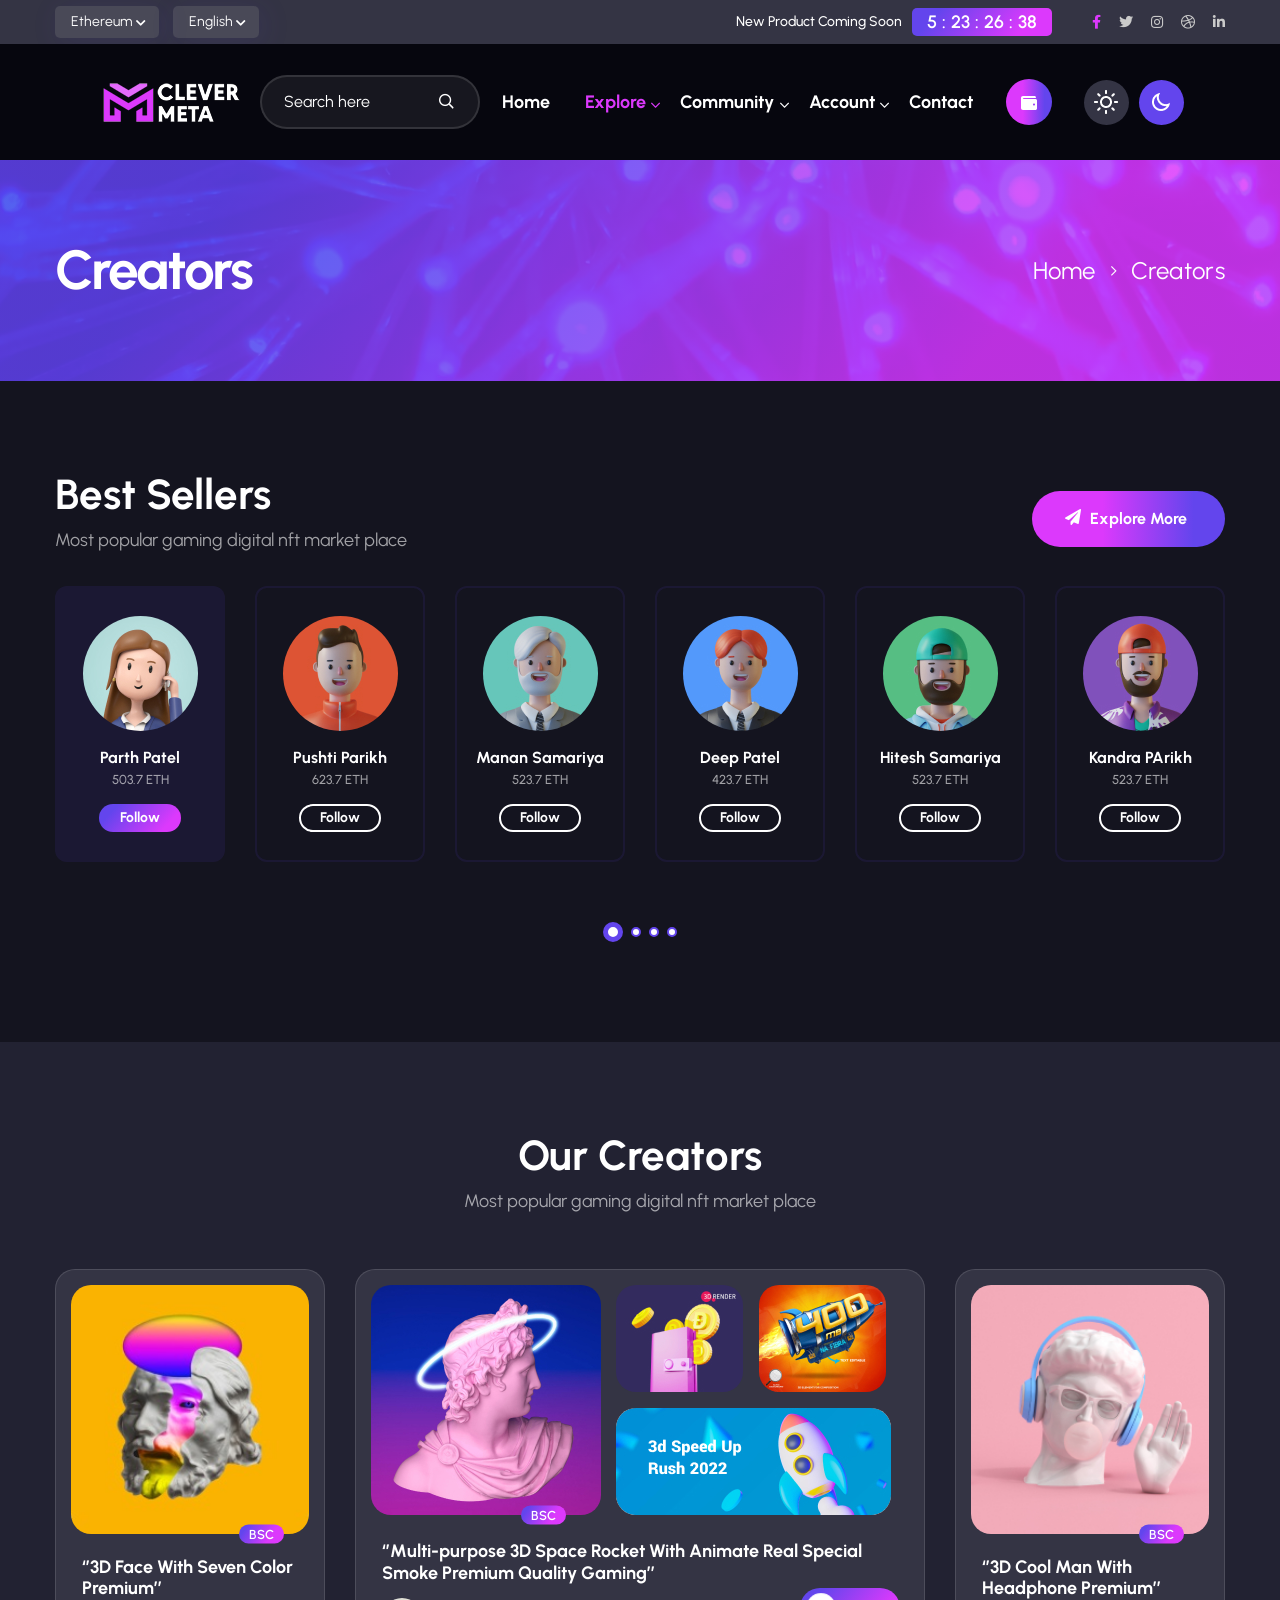
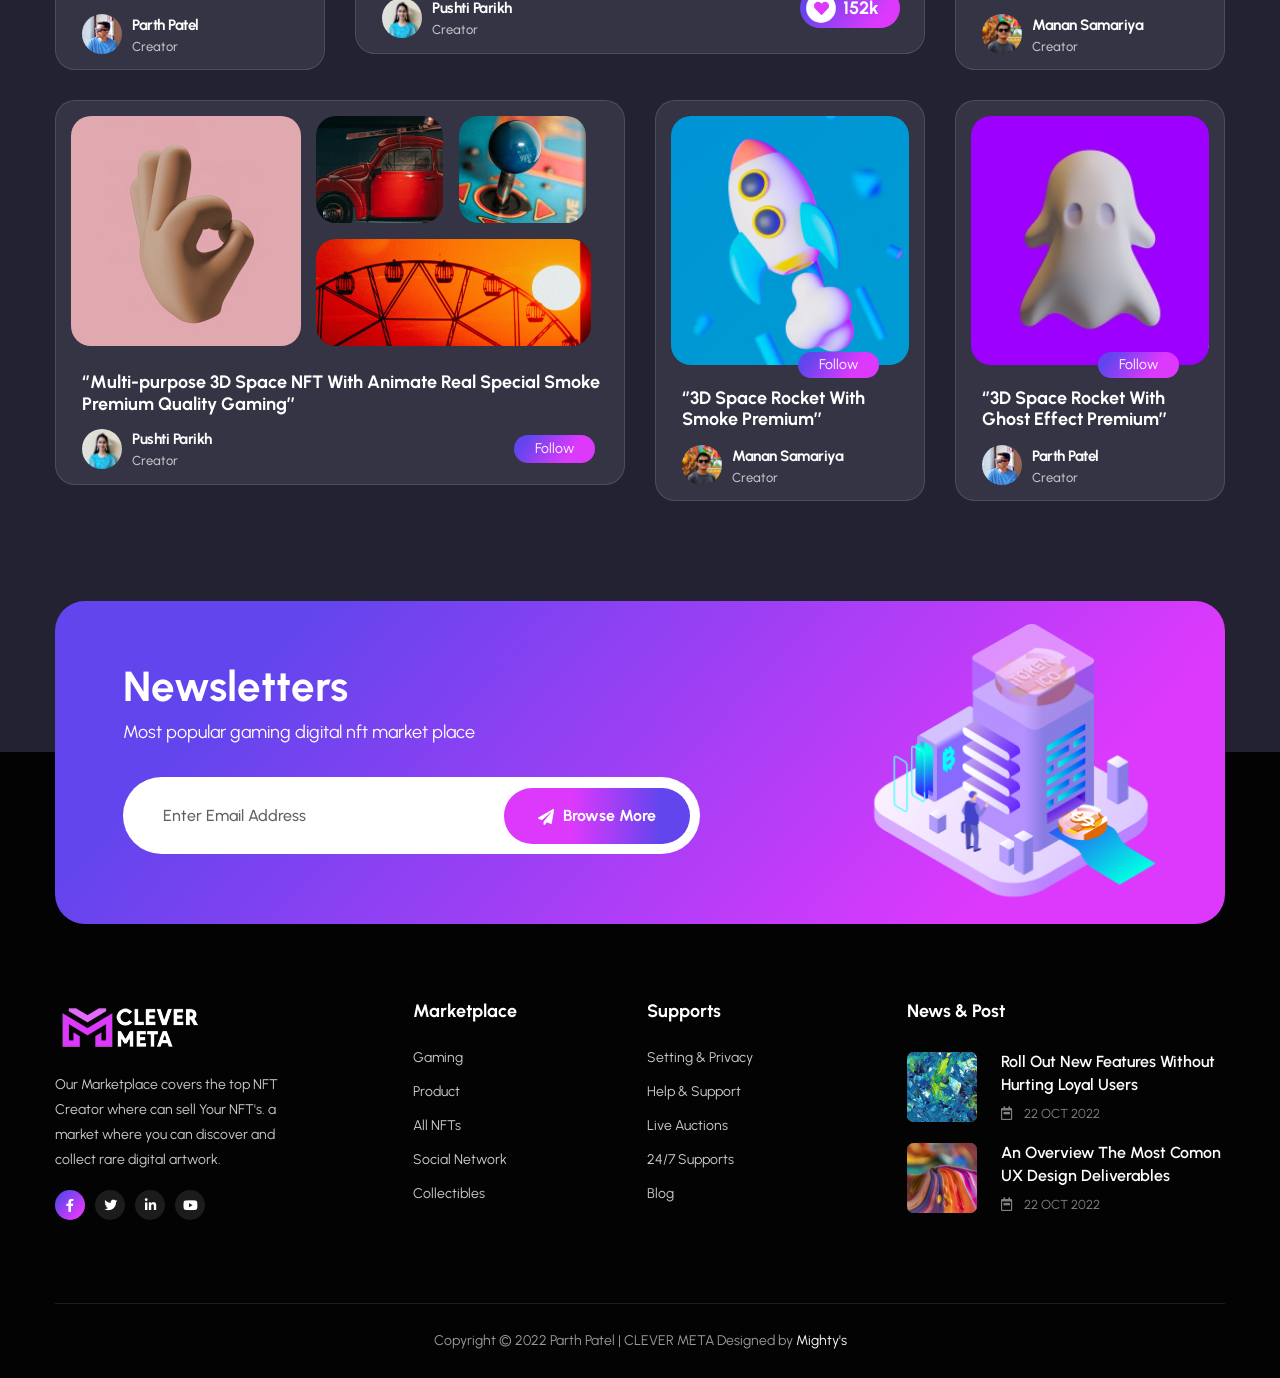
<file: creator.html>
<!DOCTYPE html>
<html xmlns="http://www.w3.org/1999/xhtml" xml:lang="en-US" lang="en-US">

<head>
    <!-- Basic Page Needs -->
    <meta charset="utf-8">
    <title>CLEVER META | NFT Marketplace</title>

    <meta name="author" content="parhupatel.com">

    <!-- Mobile Specific Metas -->
    <meta name="viewport" content="width=device-width, initial-scale=1, maximum-scale=1">

    <!-- Theme Style -->
    <link rel="stylesheet" type="text/css" href="assets/css/style.css">

    <!-- Reponsive -->
    <link rel="stylesheet" type="text/css" href="assets/css/responsive.css">

    <!-- Favicon and Touch Icons  -->
    <link rel="shortcut icon" href="assets/icon/Favicon.png">
    <link rel="apple-touch-icon-precomposed" href="assets/icon/Favicon.png">

</head>

<body class="body header-fixed is_dark">

    <!-- preloade -->
    <div class="preload preload-container">
        <div class="preload-logo"></div>
    </div>
    <!-- /preload -->

    <div id="wrapper">
        <div id="page" class="clearfix">

            <div class="topbar">
                <div class="container">
                    <div class="topbar-inner flex">
                        <div class="menu-options flex">
                            <div class="ethereum">
                                <div id="ethereum" class="dropdown">
                                    <a href="#" class="btn-selector nolink">Ethereum</a>
                                    <ul>
                                        <li><span>Ethereum</span></li>
                                        <li><span>Bitski</span></li>
                                        <li><span>Fortmatic</span></li>
                                    </ul>
                                </div>
                            </div>
                            <div class="english">
                                <div id="english" class="dropdown">
                                    <a href="#" class="btn-selector nolink">English</a>
                                    <ul>
                                        <li><span>English</span></li>
                                        <li><span>Hindi</span></li>
                                        <li><span>France</span></li>
                                    </ul>
                                </div>
                            </div>
                        </div>
                        <div class="topbar-right flex">
                            <span>New Product Coming Soon</span>
                            <div class="countdown">
                                <span class="js-countdown" data-timer="516400" data-labels=" :  ,  : , : , "></span>
                            </div>
                            <ul class="socical-icon flex">
                                <li><a href="#" class="active"><i class="fab fa-facebook-f"></i></a></li>
                                <li><a href="#"><i class="fab fa-twitter"></i></a></li>
                                <li><a href="#"><i class="fab fa-instagram"></i></a></li>
                                <li><a href="#"><i class="fab fa-dribbble"></i></a></li>
                                <li><a href="#"><i class="fab fa-linkedin-in"></i></a></li>
                            </ul>
                        </div>
                    </div>
                </div>
            </div>

            <header id="header_main" class="header_1 js-header">
                <div class="container-fluid">
                    <div class="row">
                        <div class="col-md-12">
                            <div class="mobile-button"><span></span></div><!-- /.mobile-button -->
                            <div id="site-header-inner" class="flex">
                                <div id="site-logo" class="clearfix">
                                    <div id="site-logo-inner">
                                        <a href="index.html" rel="home" class="main-logo">
                                            <img id="logo_header" src="assets/images/logo/logo_dark.png"
                                                alt="nft-gaming" width="151" height="45"
                                                data-retina="assets/images/logo/logo_dark@2x.png" data-width="151"
                                                data-height="45">
                                        </a>
                                    </div>
                                </div>
                                <form class="form-search">
                                    <input type="text" placeholder="Search here">
                                    <button><i class="far fa-search"></i></button>
                                </form>

                                <div id="site-menu">
                                    <nav id="main-nav" class="main-nav">
                                        <ul id="menu-primary-menu" class="menu">
                                            <li class="menu-item ">
                                                <a href="index.html">Home</a>

                                            </li>
                                            <li class="menu-item menu-item-has-children current-item">
                                                <a href="#">Explore</a>
                                                <ul class="sub-menu">
                                                    <li class="menu-item"><a href="explore-1.html">Store</a></li>
                                                    <li class="menu-item current-item"><a href="creator.html">Creator</a></li>
                                                    <li class="menu-item"><a href="item.html">Item (Auctions) </a></li>
                                                    <li class="menu-item"><a href="item-details.html">Auctions Details</a>
                                                    </li>
                                                </ul>
                                            </li>

                                            <li class="menu-item menu-item-has-children ">
                                                <a href="#">Community</a>
                                                <ul class="sub-menu">
                                                    <li class="menu-item "><a href="blog.html">Blog</a></li>
                                                    </li>
                                                </ul>
                                            </li>
                                            <li class="menu-item menu-item-has-children">
                                                <a href="#">Account</a>
                                                <ul class="sub-menu">
                                                    <li class="menu-item"><a href="login.html">Login</a></li>
                                                    <li class="menu-item"><a href="register.html">Register</a></li>
                                                    <li class="menu-item"><a href="connect-wallet.html">Wallet Connect</a></li>
                                                    <li class="menu-item"><a href="create-item.html">Create Item</a> </li>
                                                    <li class="menu-item"><a href="author.html">Authors</a></li>
                                                </ul>
                                            </li>
                                            <li class="menu-item ">
                                                <a href="contact.html">Contact</a>
                                            </li>
                                        </ul>
                                    </nav><!-- /#main-nav -->
                                </div>
                                <div class="button-connect-wallet">
                                    <a href="connect-wallet.html" class="sc-button wallet  style-2">
                                        <img src="assets/images/icon/connect-wallet.svg" alt="icon">
                                        <span>Connect Wallet</span>
                                    </a>
                                </div>

                                <div class="mode_switcher">
                                    <h6><span>Dark Mode</span> <strong>Activate</strong></h6>
                                    <a href="#" class="light d-flex align-items-center">
                                        <img src="assets/images/icon/sun.png" alt="">
                                    </a>
                                    <a href="#" class="dark d-flex align-items-center is_active">
                                        <img id="moon_dark" src="assets/images/icon/moon.png" alt="">
                                    </a>
                                </div>
                            </div>
                        </div>
                    </div>
                </div>

            </header>

            <!-- page title -->
            <section class="fl-page-title">
                <div class="overlay"></div>
                <div class="container">
                    <div class="row">
                        <div class="col-md-12">
                            <div class="page-title-inner flex">
                                <div class="page-title-heading">
                                    <h2 class="heading">Creators</h2>
                                </div>
                                <div class="breadcrumbs">
                                    <ul>
                                        <li><a href="index.html">Home</a></li>
                                        <li>Creators</li>
                                    </ul>
                                </div>
                            </div>
                        </div>
                    </div>
                </div>
            </section>

            <section class="tf-section best-seller-page style-2">
                <div class="container">
                    <div class="row">
                        <div class="col-md-12">
                            <div class="sc-heading style-2">
                                <div class="content-left">
                                    <div class="inner">
                                        <h3>Best Sellers</h3>
                                        <p class="desc">Most popular gaming digital nft market place </p>
                                    </div>
                                </div>
                                <div class="content-right">
                                    <button class="sc-button style letter style-2"><span>Explore More</span> </button>
                                </div>
                            </div>
                        </div>
                        <div class="col-md-12">
                            <div class="swiper-container author-best pd-bt-50">
                                <div class="swiper-wrapper">
                                    <div class="swiper-slide">
                                        <div class="slider-item">
                                            <div class="sc-author active">
                                                <div class="card-avatar">
                                                    <img src="assets/images/avatar/avt-1.jpg" alt="">
                                                </div>
                                                <div class="infor">
                                                    <h6> <a href="author.html">Parth Patel</a> </h6>
                                                    <div class="details">503.7 ETH</div>
                                                </div>
                                                <a href="#" class="sc-button btn-bordered-white"><span>Follow</span></a>
                                            </div>
                                        </div><!-- item-->
                                    </div>
                                    <div class="swiper-slide">
                                        <div class="slider-item">
                                            <div class="sc-author">
                                                <div class="card-avatar">
                                                    <img src="assets/images/avatar/avt-2.jpg" alt="">
                                                </div>
                                                <div class="infor">
                                                    <h6> <a href="author.html">Pushti Parikh</a> </h6>
                                                    <div class="details">623.7 ETH</div>
                                                </div>
                                                <a href="#" class="sc-button btn-bordered-white"><span>Follow</span></a>
                                            </div>
                                        </div><!-- item-->
                                    </div>
                                    <div class="swiper-slide">
                                        <div class="slider-item">
                                            <div class="sc-author">
                                                <div class="card-avatar">
                                                    <img src="assets/images/avatar/avt-3.jpg" alt="">
                                                </div>
                                                <div class="infor">
                                                    <h6> <a href="author.html">Manan Samariya </a> </h6>
                                                    <div class="details">523.7 ETH</div>
                                                </div>
                                                <a href="#" class="sc-button btn-bordered-white"><span>Follow</span></a>
                                            </div>
                                        </div><!-- item-->
                                    </div>
                                    <div class="swiper-slide">
                                        <div class="slider-item">
                                            <div class="sc-author">
                                                <div class="card-avatar">
                                                    <img src="assets/images/avatar/avt-4.jpg" alt="">
                                                </div>
                                                <div class="infor">
                                                    <h6> <a href="author.html">Deep Patel</a> </h6>
                                                    <div class="details">423.7 ETH</div>
                                                </div>
                                                <a href="#" class="sc-button btn-bordered-white"><span>Follow</span></a>
                                            </div>
                                        </div><!-- item-->
                                    </div>
                                    <div class="swiper-slide">
                                        <div class="slider-item">
                                            <div class="sc-author">
                                                <div class="card-avatar">
                                                    <img src="assets/images/avatar/avt-5.jpg" alt="">
                                                </div>
                                                <div class="infor">
                                                    <h6> <a href="author.html">Hitesh Samariya </a> </h6>
                                                    <div class="details">523.7 ETH</div>
                                                </div>
                                                <a href="#" class="sc-button btn-bordered-white"><span>Follow</span></a>
                                            </div>
                                        </div><!-- item-->
                                    </div>
                                    <div class="swiper-slide">
                                        <div class="slider-item">
                                            <div class="sc-author">
                                                <div class="card-avatar">
                                                    <img src="assets/images/avatar/avt-6.jpg" alt="">
                                                </div>
                                                <div class="infor">
                                                    <h6> <a href="author.html">Kandra PArikh</a> </h6>
                                                    <div class="details">523.7 ETH</div>
                                                </div>
                                                <a href="#" class="sc-button btn-bordered-white"><span>Follow</span></a>
                                            </div>
                                        </div><!-- item-->
                                    </div>
                                    <div class="swiper-slide">
                                        <div class="slider-item">
                                            <div class="sc-author">
                                                <div class="card-avatar">
                                                    <img src="assets/images/avatar/avt-1.jpg" alt="">
                                                </div>
                                                <div class="infor">
                                                    <h6> <a href="author.html">Parth Patel</a> </h6>
                                                    <div class="details">503.7 ETH</div>
                                                </div>
                                                <a href="#" class="sc-button btn-bordered-white"><span>Follow</span></a>
                                            </div>
                                        </div><!-- item-->
                                    </div>
                                    <div class="swiper-slide">
                                        <div class="slider-item">
                                            <div class="sc-author">
                                                <div class="card-avatar">
                                                    <img src="assets/images/avatar/avt-2.jpg" alt="">
                                                </div>
                                                <div class="infor">
                                                    <h6> <a href="author.html">Pushti Parikh</a> </h6>
                                                    <div class="details">523.7 ETH</div>
                                                </div>
                                                <a href="#" class="sc-button btn-bordered-white"><span>Follow</span></a>
                                            </div>
                                        </div><!-- item-->
                                    </div>
                                    <div class="swiper-slide">
                                        <div class="slider-item">
                                            <div class="sc-author">
                                                <div class="card-avatar">
                                                    <img src="assets/images/avatar/avt-3.jpg" alt="">
                                                </div>
                                                <div class="infor">
                                                    <h6> <a href="author.html">Manan Samariya</a> </h6>
                                                    <div class="details">303.7 ETH</div>
                                                </div>
                                                <a href="#" class="sc-button btn-bordered-white"><span>Follow</span></a>
                                            </div>
                                        </div><!-- item-->
                                    </div>
                                </div>
                                <div class="swiper-pagination"></div>
                            </div>
                        </div>
                    </div>
                </div>
            </section>

            <section class="tf-section creators-page">
                <div class="container">
                    <div class="row">
                        <div class="col-md-12">
                            <div class="sc-heading">
                                <h3>Our Creators</h3>
                                <p class="desc">Most popular gaming digital nft market place </p>
                            </div>
                        </div>
                        <div class="col-md-3">
                            <div class="sc-product-item style-3 mg-bt-0-mb">
                                <div class="product-img ">
                                    <img src="assets/images/product-item/item-5.jpg" alt="Image">
                                    <a href="#" data-toggle="modal" data-target="#popup_bid"
                                        class="sc-button style letter"><span>Place Bid</span></a>
                                    <label>BSC</label>
                                </div>
                                <div class="product-content">
                                    <h5 class="title"><a href="item-details.html">‘’3D Face With
                                            Seven Color Premium’’</a> </h5>
                                    <div class="product-author flex mg-bt-0">
                                        <div class="avatar">
                                            <img src="assets/images/avatar/avt-7.jpg" alt="Image">
                                        </div>
                                        <div class="infor">
                                            <div class="author-name"><a href="author.html">Parth Patel</a></div>
                                            <span>Creator</span>
                                        </div>
                                    </div>
                                </div>
                            </div>
                        </div>
                        <div class="col-md-6">
                            <div class="sc-product-item style-4 mg-bt-0-mb">
                                <div class="product-img flex">
                                    <div class="img-left">
                                        <img src="assets/images/product-item/item-6.jpg" alt="Image">
                                        <label>BSC</label>
                                    </div>
                                    <div class="img-right">
                                        <div class="top-img flex">
                                            <img src="assets/images/product-item/item-7.jpg"
                                                alt="Image">
                                            <img src="assets/images/product-item/item-8.jpg"
                                                alt="Image">
                                        </div>
                                        <div class="bottom-img">
                                            <img src="assets/images/product-item/item-9.jpg"
                                                alt="Image">
                                        </div>
                                    </div>
                                </div>
                                <div class="product-content">
                                    <h5 class="title"><a href="item-details.html">‘’Multi-purpose 3D
                                            Space Rocket With Animate Real Special Smoke Premium Quality
                                            Gaming’’</a> </h5>
                                    <div class="product-author flex mg-bt-0">
                                        <div class="left flex">
                                            <div class="avatar">
                                                <img src="assets/images/avatar/avt-8.jpg" alt="Image">
                                            </div>
                                            <div class="infor">
                                                <div class="author-name"><a href="author.html">Pushti Parikh</a></div>
                                                <span>Creator</span>
                                            </div>
                                        </div>
                                        <div class="button-wishlish">
                                            <a href="#" class=" wishlish"><i
                                                    class="fas fa-heart"></i></a>
                                            <span>152k</span>
                                        </div>
                                    </div>
                                </div>
                            </div>
                        </div>
                        <div class="col-md-3">
                            <div class="sc-product-item style-3 mg-bt-0-mb">
                                <div class="product-img ">
                                    <img src="assets/images/product-item/item-10.jpg" alt="Image">
                                    <a href="#" data-toggle="modal" data-target="#popup_bid"
                                        class="sc-button style letter"><span>Place Bid</span></a>
                                    <label>BSC</label>
                                </div>
                                <div class="product-content">
                                    <h5 class="title"><a href="item-details.html">‘’3D Cool Man With Headphone Premium’’</a> </h5>
                                    <div class="product-author flex mg-bt-0">
                                        <div class="avatar">
                                            <img src="assets/images/avatar/avt-9.jpg" alt="Image">
                                        </div>
                                        <div class="infor">
                                            <div class="author-name"><a href="author.html">Manan Samariya</a></div>
                                            <span>Creator</span>
                                        </div>
                                    </div>
                                </div>
                            </div>
                        </div>
                        <div class="col-md-6">
                            <div class="sc-product-item style-4">
                                <div class="product-img flex">
                                    <div class="img-left">
                                        <img src="assets/images/product-item/item-25.jpg" alt="Image">
                                    </div>
                                    <div class="img-right">
                                        <div class="top-img flex">
                                            <img src="assets/images/product-item/item-26.jpg" alt="Image">
                                            <img src="assets/images/product-item/item-27.jpg" alt="Image">
                                        </div>
                                        <div class="bottom-img">
                                            <img src="assets/images/product-item/item-28.jpg" alt="Image">
                                        </div>
                                    </div>
                                </div>
                                <div class="product-content">
                                    <h5 class="title"><a href="item-details.html">‘’Multi-purpose 3D Space NFT With
                                            Animate Real Special Smoke Premium Quality Gaming’’</a> </h5>
                                    <div class="product-author flex mg-bt-0">
                                        <div class="left flex">
                                            <div class="avatar">
                                                <img src="assets/images/avatar/avt-8.jpg" alt="Image">
                                            </div>
                                            <div class="infor">
                                                <div class="author-name"><a href="author.html">Pushti Parikh</a>
                                                </div>
                                                <span>Creator</span>
                                            </div>
                                        </div>
                                        <a href="#" class="button-follow">Follow</a>
                                    </div>
                                </div>
                            </div>
                        </div>
                        <div class="col-md-3">
                            <div class="sc-product-item style-3">
                                <div class="product-img ">
                                    <img src="assets/images/product-item/item-19.jpg" alt="Image">
                                    <a href="#" data-toggle="modal" data-target="#popup_bid"
                                        class="sc-button style letter"><span>Place Bid</span></a>
                                    <a href="#" class="button-follow">Follow</a>
                                </div>
                                <div class="product-content">
                                    <h5 class="title"><a href="item-details.html">‘’3D Space Rocket With Smoke
                                            Premium’’</a> </h5>
                                    <div class="product-author flex mg-bt-0">
                                        <div class="avatar">
                                            <img src="assets/images/avatar/avt-9.jpg" alt="Image">
                                        </div>
                                        <div class="infor">
                                            <div class="author-name"><a href="author.html">Manan Samariya</a></div>
                                            <span>Creator</span>
                                        </div>
                                    </div>
                                </div>
                            </div>
                        </div>
                        <div class="col-md-3">
                            <div class="sc-product-item style-3">
                                <div class="product-img ">
                                    <img src="assets/images/product-item/item-29.jpg" alt="Image">
                                    <a href="#" data-toggle="modal" data-target="#popup_bid"
                                        class="sc-button style letter"><span>Place Bid</span></a>
                                    <a href="#" class="button-follow">Follow</a>
                                </div>
                                <div class="product-content">
                                    <h5 class="title"><a href="item-details.html">‘’3D Space Rocket With Ghost Effect
                                            Premium’’</a> </h5>
                                    <div class="product-author flex mg-bt-0">
                                        <div class="avatar">
                                            <img src="assets/images/avatar/avt-7.jpg" alt="Image">
                                        </div>
                                        <div class="infor">
                                            <div class="author-name"><a href="author.html">Parth Patel</a></div>
                                            <span>Creator</span>
                                        </div>
                                    </div>
                                </div>
                            </div>
                        </div>
                    </div>
                </div>
            </section>

            <section class="new-letter bg-newletter">
                <div class="container">
                    <div class="new-letter-inner flex">
                        <div class="new-letter-content">
                            <h3 class="heading">Newsletters</h3>
                            <p class="sub-heading">Most popular gaming digital nft market place </p>
                            <div class="form-subcribe">
                                <form id="subscribe-form" action="#" method="GET" accept-charset="utf-8"
                                    class="form-submit">
                                    <input name="email" value="" class="email" type="email"
                                        placeholder="Enter Email Address" required="">
                                    <button name="submit" type="submit" id="submit"
                                        class="sc-button style letter style-2"><span>Browse More</span> </button>
                                </form>
                            </div>
                        </div>
                        <div class="new-letter-img">
                            <img src="assets/images/background/img-newletter.png" alt="Image">
                        </div>
                    </div>
                </div>
            </section>

            <!-- Footer -->
            <footer id="footer" class="clearfix bg-style ">
                <div class="container">
                    <div class="row">
                        <div class="col-lg-3 col-md-6 col-12">
                            <div class="widget widget-logo">
                                <div class="logo-footer" id="logo-footer">
                                    <a href="index.html">
                                        <img id="logo_footer" src="assets/images/logo/logo_dark.png" alt="nft-gaming"
                                            width="151" height="45" data-retina="assets/images/logo/logo_dark@2x.png"
                                            data-width="151" data-height="45">
                                    </a>
                                </div>
                                <p class="sub-widget-logo">Our Marketplace covers the top NFT Creator where
                                    can sell Your NFT's. a market where you can discover
                                    and collect rare digital artwork.</p>
                                <div class="widget-social">
                                    <ul>
                                        <li><a href="#" class="active"><i class="fab fa-facebook-f"></i></a></li>
                                        <li><a href="#"><i class="fab fa-twitter"></i></a></li>
                                        <li><a href="#"><i class="fab fa-linkedin-in"></i></a></li>
                                        <li><a href="#"><i class="fab fa-youtube"></i></a></li>
                                    </ul>
                                </div>
                            </div>
                        </div>
                        <div class="col-lg-2 col-md-6 col-sm-6 col-6">
                            <div class="widget widget-menu menu-marketplace">
                                <h5 class="title-widget">Marketplace</h5>
                                <ul>
                                    <li><a href="item.html">Gaming </a></li>
                                    <li><a href="item.html">Product </a></li>
                                    <li><a href="item.html">All NFTs</a></li>
                                    <li><a href="blog.html">Social Network</a></li>
                                    <li><a href="item.html">Collectibles</a></li>
                                </ul>
                            </div>
                        </div>
                        <div class="col-lg-3 col-md-6 col-sm-6 col-6">
                            <div class="widget widget-menu menu-supports">
                                <h5 class="title-widget">Supports</h5>
                                <ul>
                                    <li><a href="contact.html">Setting & Privacy </a></li>
                                    <li><a href="contact.html">Help & Support </a></li>
                                    <li><a href="item.html">Live Auctions</a></li>
                                    <li><a href="contact.html"> 24/7 Supports</a></li>
                                    <li><a href="blog.html">Blog</a></li>
                                </ul>
                            </div>
                        </div>
                        <div class="col-lg-4 col-md-6 col-sm-12 col-12">
                            <div class="widget widget-post">
                                <h5 class="title-widget">News & Post</h5>
                                <ul class="post-new">
                                    <li>
                                        <div class="post-img">
                                            <img src="assets/images/post/post-recent-new-4.jpg" alt="Post New">
                                        </div>
                                        <div class="post-content">
                                            <h6 class="title"><a href="blog-details.html">Roll Out New Features Without
                                                    Hurting Loyal Users</a></h6>
                                            <a href="blog-details.html" class="post-date"><i
                                                    class="far fa-calendar-week"></i> 22 OCT 2022</a>
                                        </div>
                                    </li>
                                    <li>
                                        <div class="post-img">
                                            <img src="assets/images/post/post-recent-new-5.jpg" alt="Post New">
                                        </div>
                                        <div class="post-content">
                                            <h6 class="title"><a href="blog-details.html">An Overview The Most Comon UX
                                                    Design Deliverables</a></h6>
                                            <a href="blog-details.html" class="post-date"><i
                                                    class="far fa-calendar-week"></i> 22 OCT 2022</a>
                                        </div>
                                    </li>
                                </ul>
                            </div>
                        </div>
                    </div>
                </div>
            </footer><!-- /#footer -->

            <!-- Bottom -->
            <div class="bottom">
                <div class="container">
                    <div class="bottom-inner">
                        Copyright © 2022 Parth Patel | CLEVER META  Designed by <a
                            href="https://parthupatel.me"> Mighty's</a>
                    </div>
                </div>
            </div>

        </div>
        <!-- /#page -->
    </div>
    <!-- /#wrapper -->

    <a id="scroll-top"></a>

    <!-- Modal Popup Bid -->
    <div class="modal fade popup" id="popup_bid_success" tabindex="-1" role="dialog" aria-hidden="true">
        <div class="modal-dialog modal-dialog-centered" role="document">
            <div class="modal-content">
                <button type="button" class="close" data-dismiss="modal" aria-label="Close">
                    <span aria-hidden="true">&times;</span>
                </button>
                <div class="modal-body space-y-20 pd-40">
                    <h3 class="text-center">Your Bidding
                        Successfuly Added</h3>
                    <p class="text-center">your bid <span class="price color-popup">(5.23ETH) </span> has been listing
                        to our database</p>
                    <a href="#" class="btn btn-primary"> Watch the listings</a>
                </div>
            </div>
        </div>
    </div>
    <div class="modal fade popup" id="popup_bid" tabindex="-1" role="dialog" aria-hidden="true">
        <div class="modal-dialog modal-dialog-centered" role="document">
            <div class="modal-content">
                <button type="button" class="close" data-dismiss="modal" aria-label="Close">
                    <span aria-hidden="true">&times;</span>
                </button>
                <div class="modal-body space-y-20 pd-40">
                    <h3>Place a Bid</h3>
                    <p class="text-center">You must bid at least <span class="price color-popup">5.23 ETH</span>
                    </p>
                    <input type="text" class="form-control" placeholder="00.00 ETH">
                    <p>Enter quantity. <span class="color-popup">1 available</span>
                    </p>
                    <input type="text" class="form-control quantity" value="1">
                    <div class="hr"></div>
                    
                    <div class="d-flex justify-content-between">
                        <p> Current Bid</p>
                        <p class="text-right price color-popup"> 5.23 ETH </p>
                    </div>
                    <a href="#" class="btn btn-primary" data-toggle="modal" data-target="#popup_bid_success"
                        data-dismiss="modal" aria-label="Close"> Place a bid</a>
                </div>
            </div>
        </div>
    </div>

    <!-- Javascript -->
    <script src="assets/js/jquery.min.js"></script>
    <script src="assets/js/jquery.easing.js"></script>
    <script src="assets/js/bootstrap.min.js"></script>
    <script src="assets/js/swiper-bundle.min.js"></script>
    <script src="assets/js/swiper.js"></script>

    <script src="assets/js/plugin.js"></script>
    <script src="assets/js/count-down.js"></script>
    <script src="assets/js/shortcodes.js"></script>
    <script src="assets/js/main.js"></script>
</body>

</html>
</file>
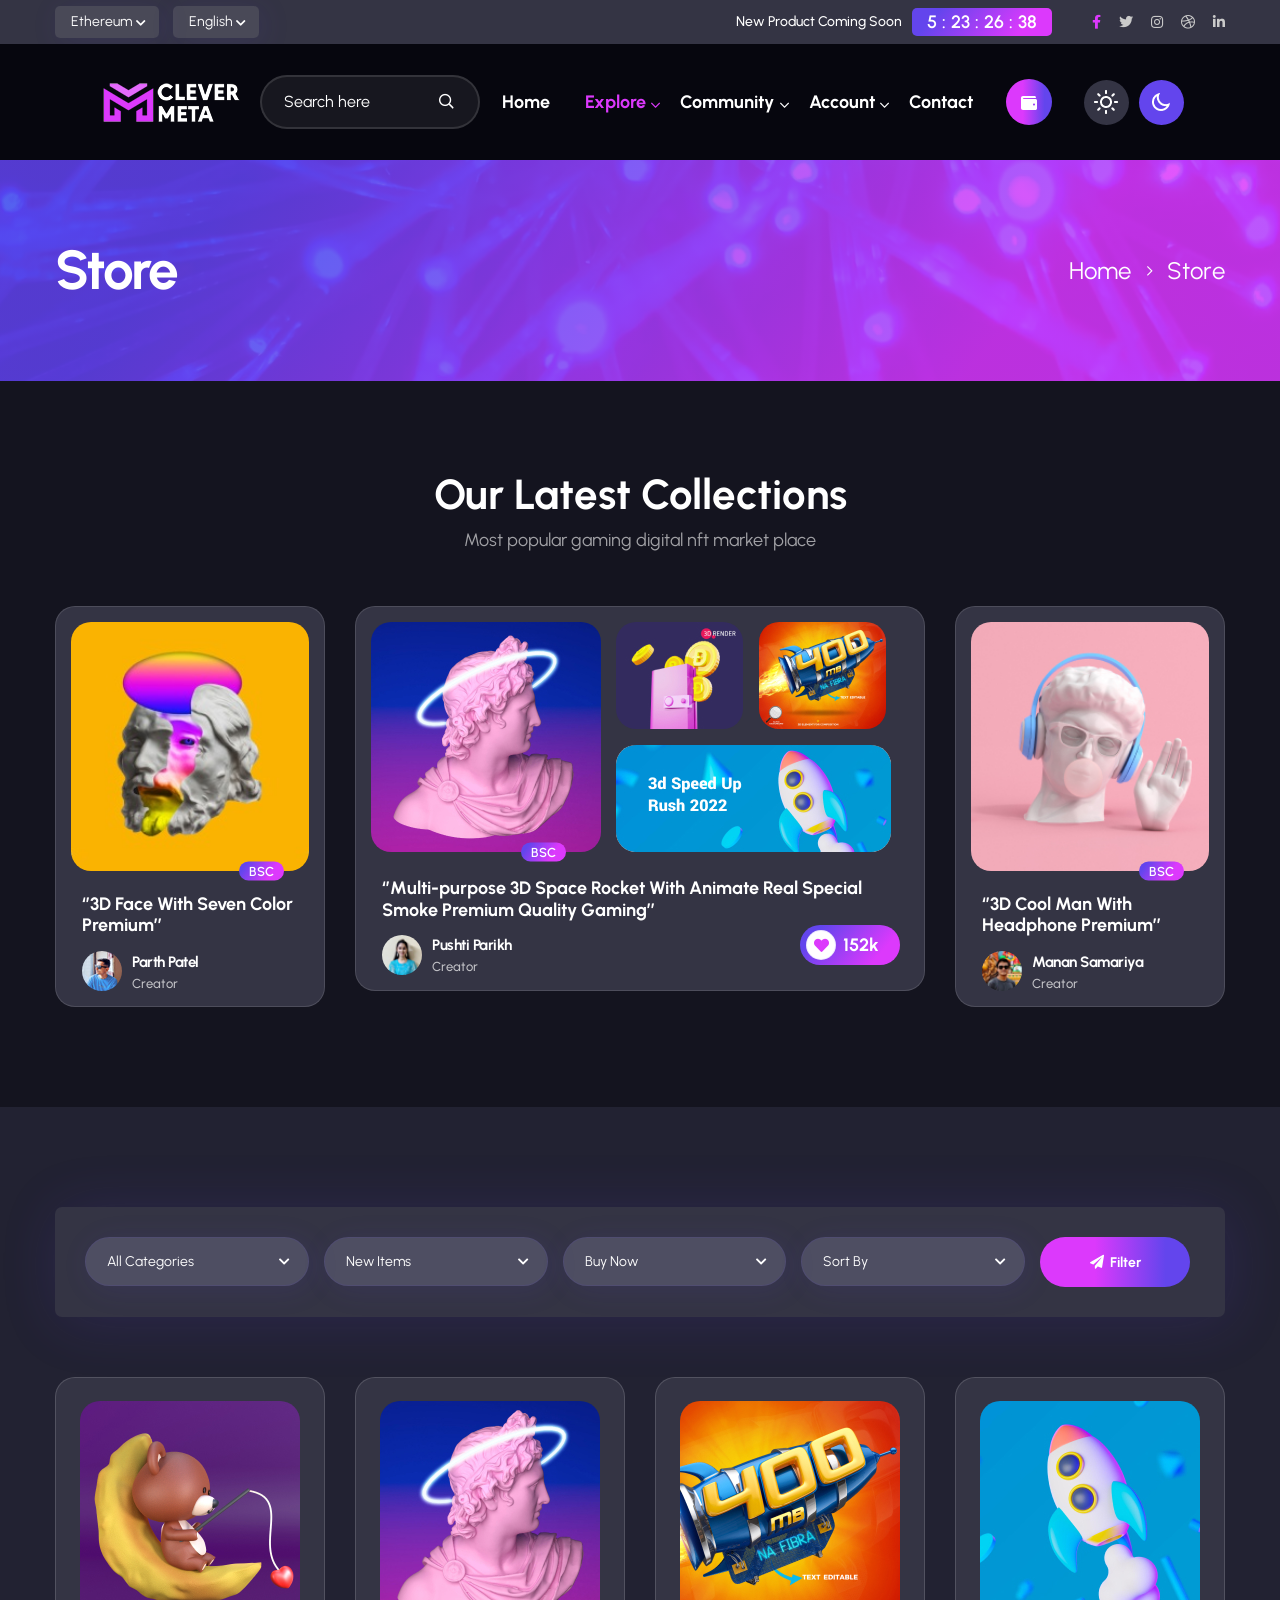
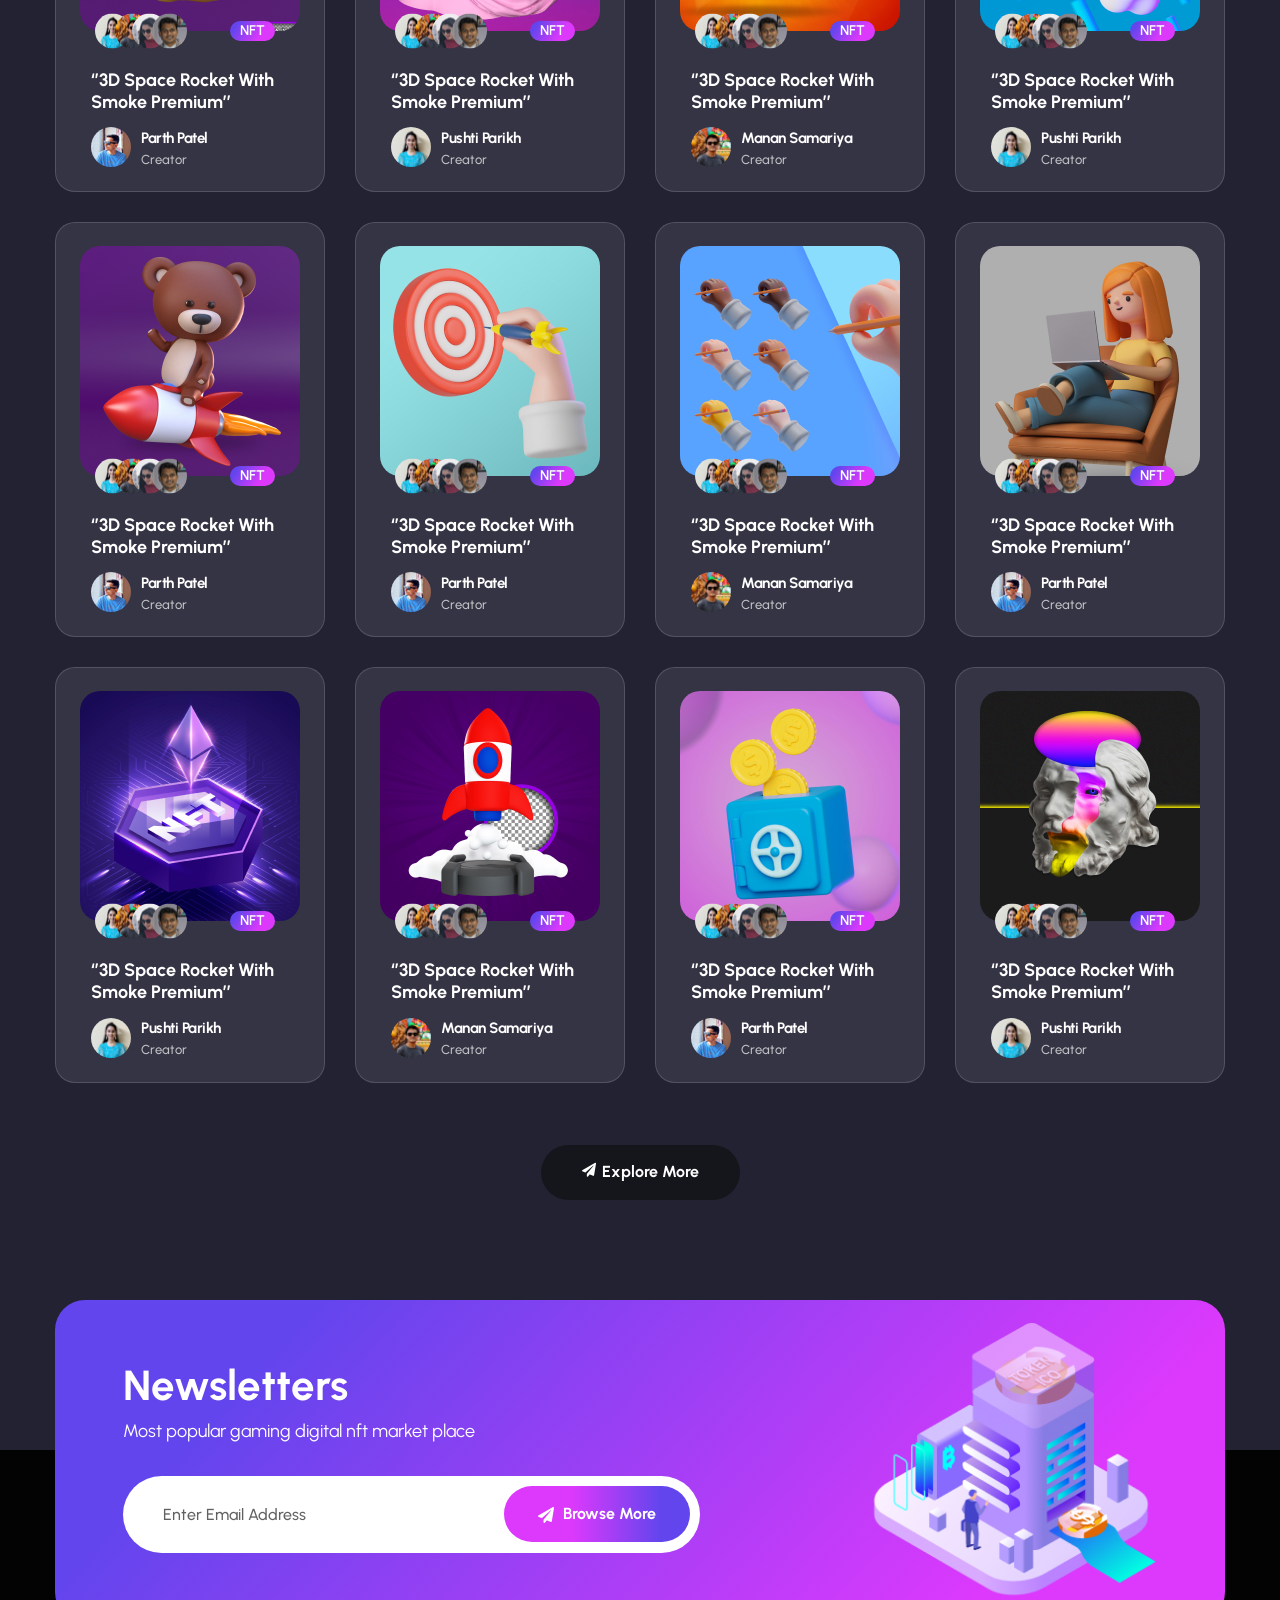
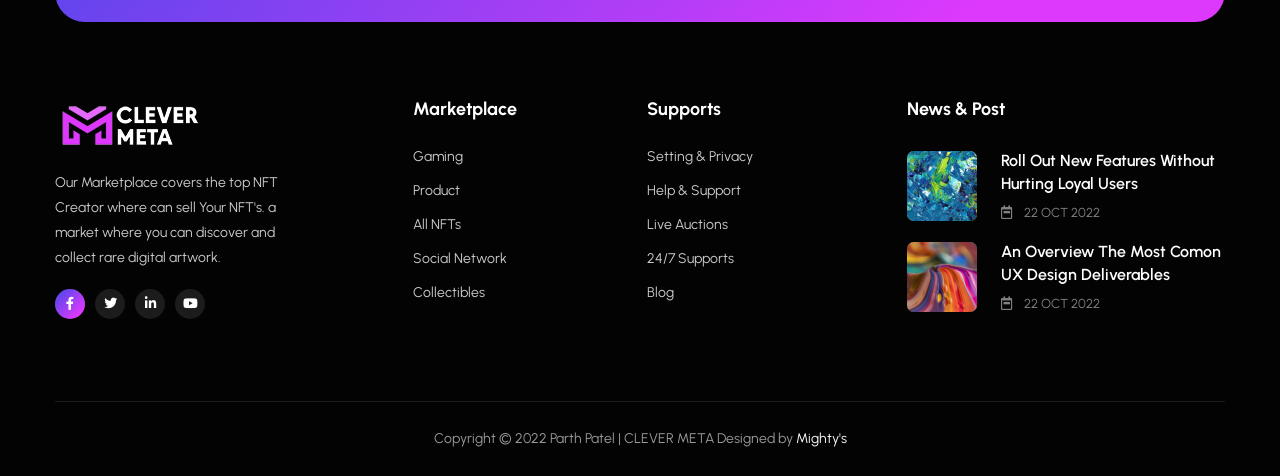
<file: explore-1.html>
<!DOCTYPE html>
<!--[if IE 8 ]><html class="ie" xmlns="http://www.w3.org/1999/xhtml" xml:lang="en-US" lang="en-US"> <![endif]-->
<!--[if (gte IE 9)|!(IE)]><!-->
<html xmlns="http://www.w3.org/1999/xhtml" xml:lang="en-US" lang="en-US">
<!--<![endif]-->

<head>
    <!-- Basic Page Needs -->
    <meta charset="utf-8">
    <!--[if IE]><meta http-equiv='X-UA-Compatible' content='IE=edge,chrome=1'><![endif]-->
    <title>Bidzen | NFT Marketplace HTML Template</title>

    <meta name="author" content="themesflat.com">

    <!-- Mobile Specific Metas -->
    <meta name="viewport" content="width=device-width, initial-scale=1, maximum-scale=1">

    <!-- Theme Style -->
    <link rel="stylesheet" type="text/css" href="assets/css/style.css">

    <!-- Reponsive -->
    <link rel="stylesheet" type="text/css" href="assets/css/responsive.css">

    <!-- Favicon and Touch Icons  -->
    <link rel="shortcut icon" href="assets/icon/Favicon.png">
    <link rel="apple-touch-icon-precomposed" href="assets/icon/Favicon.png">

</head>

<body class="body header-fixed is_dark">

    <!-- preloade -->
    <div class="preload preload-container">
        <div class="preload-logo"></div>
    </div>
    <!-- /preload -->

    <div id="wrapper">
        <div id="page" class="clearfix">

            <div class="topbar">
                <div class="container">
                    <div class="topbar-inner flex">
                        <div class="menu-options flex">
                            <div class="ethereum">
                                <div id="ethereum" class="dropdown">
                                    <a href="#" class="btn-selector nolink">Ethereum</a>
                                    <ul>
                                        <li><span>Ethereum</span></li>
                                        <li><span>Bitski</span></li>
                                        <li><span>Fortmatic</span></li>
                                    </ul>
                                </div>
                            </div>
                            <div class="english">
                                <div id="english" class="dropdown">
                                    <a href="#" class="btn-selector nolink">English</a>
                                    <ul>
                                        <li><span>English</span></li>
                                        <li><span>USA</span></li>
                                        <li><span>France</span></li>
                                    </ul>
                                </div>
                            </div>
                        </div>
                        <div class="topbar-right flex">
                            <span>New Product Coming Soon</span>
                            <div class="countdown">
                                <span class="js-countdown" data-timer="516400" data-labels=" :  ,  : , : , "></span>
                            </div>
                            <ul class="socical-icon flex">
                                <li><a href="#" class="active"><i class="fab fa-facebook-f"></i></a></li>
                                <li><a href="#"><i class="fab fa-twitter"></i></a></li>
                                <li><a href="#"><i class="fab fa-instagram"></i></a></li>
                                <li><a href="#"><i class="fab fa-dribbble"></i></a></li>
                                <li><a href="#"><i class="fab fa-linkedin-in"></i></a></li>
                            </ul>
                        </div>
                    </div>
                </div>
            </div>

            <header id="header_main" class="header_1 js-header">
                <div class="container-fluid">
                    <div class="row">
                        <div class="col-md-12">
                            <div class="mobile-button"><span></span></div><!-- /.mobile-button -->
                            <div id="site-header-inner" class="flex">
                                <div id="site-logo" class="clearfix">
                                    <div id="site-logo-inner">
                                        <a href="index.html" rel="home" class="main-logo">
                                            <img id="logo_header" src="assets/images/logo/logo_dark.png"
                                                alt="nft-gaming" width="151" height="45"
                                                data-retina="assets/images/logo/logo_dark@2x.png" data-width="151"
                                                data-height="45">
                                        </a>
                                    </div>
                                </div>
                                <form class="form-search">
                                    <input type="text" placeholder="Search here">
                                    <button><i class="far fa-search"></i></button>
                                </form>

                                <div id="site-menu">
                                    <nav id="main-nav" class="main-nav">
                                        <ul id="menu-primary-menu" class="menu">
                                            <li class="menu-item">
                                                <a href="index.html">Home</a>
                                            </li>
                                            <li class="menu-item menu-item-has-children current-item">
                                                <a href="#">Explore</a>
                                                <ul class="sub-menu">
                                                    <li class="menu-item current-item"><a href="explore-1.html">Store</a></li>
                                                    <li class="menu-item"><a href="creator.html">Creator</a></li>
                                                    <li class="menu-item"><a href="item.html">Item (Auctions) </a></li>
                                                    <li class="menu-item"><a href="item-details.html">Auctions Details</a>
                                                    </li>
                                                </ul>
                                            </li>

                                            <li class="menu-item menu-item-has-children ">
                                                <a href="#">Community</a>
                                                <ul class="sub-menu">
                                                    <li class="menu-item "><a href="blog.html">Blog</a></li>
                                                    </li>
                                                </ul>
                                            </li>
                                            <li class="menu-item menu-item-has-children">
                                                <a href="#">Account</a>
                                                <ul class="sub-menu">
                                                    <li class="menu-item"><a href="login.html">Login</a></li>
                                                    <li class="menu-item"><a href="register.html">Register</a></li>
                                                    <li class="menu-item"><a href="connect-wallet.html">Wallet Connect</a></li>
                                                    <li class="menu-item"><a href="create-item.html">Create Item</a> </li>
                                                    <li class="menu-item"><a href="author.html">Authors</a></li>
                                                </ul>
                                            </li>
                                            <li class="menu-item ">
                                                <a href="contact.html">Contact</a>
                                            </li>
                                        </ul>
                                    </nav><!-- /#main-nav -->
                                </div>
                                <div class="button-connect-wallet">
                                    <a href="connect-wallet.html" class="sc-button wallet  style-2">
                                        <img src="assets/images/icon/connect-wallet.svg" alt="icon">
                                        <span>Connect Wallet</span>
                                    </a>
                                </div>

                                <div class="mode_switcher">
                                    <h6><span>Dark Mode</span> <strong>Activate</strong></h6>
                                    <a href="#" class="light d-flex align-items-center">
                                        <img src="assets/images/icon/sun.png" alt="">
                                    </a>
                                    <a href="#" class="dark d-flex align-items-center is_active">
                                        <img id="moon_dark" src="assets/images/icon/moon.png" alt="">
                                    </a>
                                </div>
                            </div>
                        </div>
                    </div>
                </div>

            </header>

            <!-- page title -->
            <section class="fl-page-title">
                <div class="overlay"></div>
                <div class="container">
                    <div class="row">
                        <div class="col-md-12">
                            <div class="page-title-inner flex">
                                <div class="page-title-heading">
                                    <h2 class="heading">Store</h2>
                                </div>
                                <div class="breadcrumbs">
                                    <ul>
                                        <li><a href="index.html">Home</a></li>
                                        <li>Store</li>
                                    </ul>
                                </div>
                            </div>
                        </div>
                    </div>
                </div>
            </section>

            <section class="tf-section our-latest-page">
                <div class="container">
                    <div class="row">
                        <div class="col-md-12">
                            <div class="sc-heading">
                                <h3>Our Latest Collections</h3>
                                <p class="desc">Most popular gaming digital nft market place </p>
                            </div>
                        </div>
                        <div class="col-md-3">
                            <div class="sc-product-item style-3 mg-bt-0-mb">
                                <div class="product-img ">
                                    <img src="assets/images/product-item/item-5.jpg" alt="Image">
                                    <a href="#" data-toggle="modal" data-target="#popup_bid"
                                        class="sc-button style letter"><span>Place Bid</span></a>
                                    <label>BSC</label>
                                </div>
                                <div class="product-content">
                                    <h5 class="title"><a href="item-details.html">‘’3D Face With
                                            Seven Color Premium’’</a> </h5>
                                    <div class="product-author flex mg-bt-0">
                                        <div class="avatar">
                                            <img src="assets/images/avatar/avt-7.jpg" alt="Image">
                                        </div>
                                        <div class="infor">
                                            <div class="author-name"><a href="author.html">Parth Patel</a></div>
                                            <span>Creator</span>
                                        </div>
                                    </div>
                                </div>
                            </div>
                        </div>
                        <div class="col-md-6">
                            <div class="sc-product-item style-4 mg-bt-0-mb">
                                <div class="product-img flex">
                                    <div class="img-left">
                                        <img src="assets/images/product-item/item-6.jpg" alt="Image">
                                        <label>BSC</label>
                                    </div>
                                    <div class="img-right">
                                        <div class="top-img flex">
                                            <img src="assets/images/product-item/item-7.jpg"
                                                alt="Image">
                                            <img src="assets/images/product-item/item-8.jpg"
                                                alt="Image">
                                        </div>
                                        <div class="bottom-img">
                                            <img src="assets/images/product-item/item-9.jpg"
                                                alt="Image">
                                        </div>
                                    </div>
                                </div>
                                <div class="product-content">
                                    <h5 class="title"><a href="item-details.html">‘’Multi-purpose 3D
                                            Space Rocket With Animate Real Special Smoke Premium Quality
                                            Gaming’’</a> </h5>
                                    <div class="product-author flex mg-bt-0">
                                        <div class="left flex">
                                            <div class="avatar">
                                                <img src="assets/images/avatar/avt-8.jpg" alt="Image">
                                            </div>
                                            <div class="infor">
                                                <div class="author-name"><a href="author.html">Pushti Parikh</a></div>
                                                <span>Creator</span>
                                            </div>
                                        </div>
                                        <div class="button-wishlish">
                                            <a href="#" class=" wishlish"><i
                                                    class="fas fa-heart"></i></a>
                                            <span>152k</span>
                                        </div>
                                    </div>
                                </div>
                            </div>
                        </div>
                        <div class="col-md-3">
                            <div class="sc-product-item style-3 mg-bt-0-mb">
                                <div class="product-img ">
                                    <img src="assets/images/product-item/item-10.jpg" alt="Image">
                                    <a href="#" data-toggle="modal" data-target="#popup_bid"
                                        class="sc-button style letter"><span>Place Bid</span></a>
                                    <label>BSC</label>
                                </div>
                                <div class="product-content">
                                    <h5 class="title"><a href="item-details.html">‘’3D Cool Man With Headphone Premium’’</a> </h5>
                                    <div class="product-author flex mg-bt-0">
                                        <div class="avatar">
                                            <img src="assets/images/avatar/avt-9.jpg" alt="Image">
                                        </div>
                                        <div class="infor">
                                            <div class="author-name"><a href="author.html">Manan Samariya</a></div>
                                            <span>Creator</span>
                                        </div>
                                    </div>
                                </div>
                            </div>
                        </div>
                    </div>
                </div>
            </section>

            <section class="tf-section trendy-colection-page style-2">
                <div class="container">
                    <div class="row">
                        <div class="col-md-12">
                            <div class="wg-drop-category seclect-box">
                                <div id="all-items" class="dropdown">
                                    <a href="#" class="btn-selector nolink">All Categories</a>
                                    <ul class="">
                                        <li><span>NFT</span></li>
                                        <li><span>Crypto</span></li>
                                        <li><span>Token</span></li>
                                    </ul>
                                </div>
                                <div id="new-items" class="dropdown">
                                    <a href="#" class="btn-selector nolink">New Items</a>
                                    <ul class="">
                                        <li><span>New bestsellers</span></li>
                                        <li><span>New releases</span></li>
                                    </ul>
                                </div>
                                <div id="buy" class="dropdown">
                                    <a href="#" class="btn-selector nolink">Buy Now</a>
                                    <ul class="">
                                        <li><span>Wallet</span></li>
                                        <li><span>Website</span></li>
                                    </ul>
                                </div>
                                <div id="sort-by" class="dropdown">
                                    <a href="#" class="btn-selector nolink">Sort By</a>
                                    <ul class="">
                                        <li><span>View</span></li>
                                        <li><span>Rating</span></li>
                                        <li><span>Sale</span></li>
                                        <li><span>Date</span></li>
                                    </ul>
                                </div>
                                <button class="sc-button style letter style-2"><span>Filter</span> </button>
                            </div>
                        </div>
                        <div class="fl-item col-xl-3 col-lg-4 col-md-6">
                            <div class="sc-product-item style-5">
                                <div class="product-img">
                                    <img src="assets/images/product-item/item-collect-1.jpg" alt="Image">
                                    <a href="#" data-toggle="modal" data-target="#popup_bid"
                                        class="sc-button style letter"><span>Place Bid</span></a>
                                    <label>NFT</label>
                                    <div class="avatar-box">
                                        <img src="assets/images/avatar/avt-8.jpg" alt="Image">
                                        <img src="assets/images/avatar/avt-9.jpg" alt="Image">
                                        <img src="assets/images/avatar/avt-10.jpg" alt="Image">
                                        <img src="assets/images/avatar/avt-11.jpg" alt="Image">
                                    </div>
                                </div>
                                <div class="product-content">
                                    <h5 class="title"><a href="item-details.html">‘’3D Space Rocket With Smoke
                                            Premium’’</a> </h5>
                                    <div class="product-author flex">
                                        <div class="avatar">
                                            <img src="assets/images/avatar/avt-7.jpg" alt="Image">
                                        </div>
                                        <div class="infor">
                                            <div class="author-name"><a href="author.html">Parth Patel</a></div>
                                            <span>Creator</span>
                                        </div>
                                    </div>
                                </div>
                            </div>
                        </div>
                        <div class="fl-item col-xl-3 col-lg-4 col-md-6">
                            <div class="sc-product-item style-5">
                                <div class="product-img">
                                    <img src="assets/images/product-item/item-collect-2.jpg" alt="Image">
                                    <a href="#" data-toggle="modal" data-target="#popup_bid"
                                        class="sc-button style letter"><span>Place Bid</span></a>
                                    <label>NFT</label>
                                    <div class="avatar-box">
                                        <img src="assets/images/avatar/avt-8.jpg" alt="Image">
                                        <img src="assets/images/avatar/avt-9.jpg" alt="Image">
                                        <img src="assets/images/avatar/avt-10.jpg" alt="Image">
                                        <img src="assets/images/avatar/avt-11.jpg" alt="Image">
                                    </div>
                                </div>
                                <div class="product-content">
                                    <h5 class="title"><a href="item-details.html">‘’3D Space Rocket With Smoke
                                            Premium’’</a> </h5>
                                    <div class="product-author flex">
                                        <div class="avatar">
                                            <img src="assets/images/avatar/avt-8.jpg" alt="Image">
                                        </div>
                                        <div class="infor">
                                            <div class="author-name"><a href="author.html">Pushti Parikh</a></div>
                                            <span>Creator</span>
                                        </div>
                                    </div>
                                </div>
                            </div>
                        </div>
                        <div class="fl-item col-xl-3 col-lg-4 col-md-6">
                            <div class="sc-product-item style-5">
                                <div class="product-img">
                                    <img src="assets/images/product-item/item-collect-3.jpg" alt="Image">
                                    <a href="#" data-toggle="modal" data-target="#popup_bid"
                                        class="sc-button style letter"><span>Place Bid</span></a>
                                    <label>NFT</label>
                                    <div class="avatar-box">
                                        <img src="assets/images/avatar/avt-8.jpg" alt="Image">
                                        <img src="assets/images/avatar/avt-9.jpg" alt="Image">
                                        <img src="assets/images/avatar/avt-10.jpg" alt="Image">
                                        <img src="assets/images/avatar/avt-11.jpg" alt="Image">
                                    </div>
                                </div>
                                <div class="product-content">
                                    <h5 class="title"><a href="item-details.html">‘’3D Space Rocket With Smoke
                                            Premium’’</a> </h5>
                                    <div class="product-author flex">
                                        <div class="avatar">
                                            <img src="assets/images/avatar/avt-9.jpg" alt="Image">
                                        </div>
                                        <div class="infor">
                                            <div class="author-name"><a href="author.html">Manan Samariya</a></div>
                                            <span>Creator</span>
                                        </div>
                                    </div>
                                </div>
                            </div>
                        </div>
                        <div class="fl-item col-xl-3 col-lg-4 col-md-6">
                            <div class="sc-product-item style-5">
                                <div class="product-img">
                                    <img src="assets/images/product-item/item-collect-4.jpg" alt="Image">
                                    <a href="#" data-toggle="modal" data-target="#popup_bid"
                                        class="sc-button style letter"><span>Place Bid</span></a>
                                    <label>NFT</label>
                                    <div class="avatar-box">
                                        <img src="assets/images/avatar/avt-8.jpg" alt="Image">
                                        <img src="assets/images/avatar/avt-9.jpg" alt="Image">
                                        <img src="assets/images/avatar/avt-10.jpg" alt="Image">
                                        <img src="assets/images/avatar/avt-11.jpg" alt="Image">
                                    </div>
                                </div>
                                <div class="product-content">
                                    <h5 class="title"><a href="item-details.html">‘’3D Space Rocket With Smoke
                                            Premium’’</a> </h5>
                                    <div class="product-author flex">
                                        <div class="avatar">
                                            <img src="assets/images/avatar/avt-8.jpg" alt="Image">
                                        </div>
                                        <div class="infor">
                                            <div class="author-name"><a href="author.html">Pushti Parikh</a></div>
                                            <span>Creator</span>
                                        </div>
                                    </div>
                                </div>
                            </div>
                        </div>
                        <div class="fl-item col-xl-3 col-lg-4 col-md-6">
                            <div class="sc-product-item style-5">
                                <div class="product-img">
                                    <img src="assets/images/product-item/item-collect-5.jpg" alt="Image">
                                    <a href="#" data-toggle="modal" data-target="#popup_bid"
                                        class="sc-button style letter"><span>Place Bid</span></a>
                                    <label>NFT</label>
                                    <div class="avatar-box">
                                        <img src="assets/images/avatar/avt-8.jpg" alt="Image">
                                        <img src="assets/images/avatar/avt-9.jpg" alt="Image">
                                        <img src="assets/images/avatar/avt-10.jpg" alt="Image">
                                        <img src="assets/images/avatar/avt-11.jpg" alt="Image">
                                    </div>
                                </div>
                                <div class="product-content">
                                    <h5 class="title"><a href="item-details.html">‘’3D Space Rocket With Smoke
                                            Premium’’</a> </h5>
                                    <div class="product-author flex">
                                        <div class="avatar">
                                            <img src="assets/images/avatar/avt-7.jpg" alt="Image">
                                        </div>
                                        <div class="infor">
                                            <div class="author-name"><a href="author.html">Parth Patel</a></div>
                                            <span>Creator</span>
                                        </div>
                                    </div>
                                </div>
                            </div>
                        </div>
                        <div class="fl-item col-xl-3 col-lg-4 col-md-6">
                            <div class="sc-product-item style-5">
                                <div class="product-img">
                                    <img src="assets/images/product-item/item-collect-6.jpg" alt="Image">
                                    <a href="#" data-toggle="modal" data-target="#popup_bid"
                                        class="sc-button style letter"><span>Place Bid</span></a>
                                    <label>NFT</label>
                                    <div class="avatar-box">
                                        <img src="assets/images/avatar/avt-8.jpg" alt="Image">
                                        <img src="assets/images/avatar/avt-9.jpg" alt="Image">
                                        <img src="assets/images/avatar/avt-10.jpg" alt="Image">
                                        <img src="assets/images/avatar/avt-11.jpg" alt="Image">
                                    </div>
                                </div>
                                <div class="product-content">
                                    <h5 class="title"><a href="item-details.html">‘’3D Space Rocket With Smoke
                                            Premium’’</a> </h5>
                                    <div class="product-author flex">
                                        <div class="avatar">
                                            <img src="assets/images/avatar/avt-7.jpg" alt="Image">
                                        </div>
                                        <div class="infor">
                                            <div class="author-name"><a href="author.html">Parth Patel</a></div>
                                            <span>Creator</span>
                                        </div>
                                    </div>
                                </div>
                            </div>
                        </div>
                        <div class="fl-item col-xl-3 col-lg-4 col-md-6">
                            <div class="sc-product-item style-5">
                                <div class="product-img">
                                    <img src="assets/images/product-item/item-collect-7.jpg" alt="Image">
                                    <a href="#" data-toggle="modal" data-target="#popup_bid"
                                        class="sc-button style letter"><span>Place Bid</span></a>
                                    <label>NFT</label>
                                    <div class="avatar-box">
                                        <img src="assets/images/avatar/avt-8.jpg" alt="Image">
                                        <img src="assets/images/avatar/avt-9.jpg" alt="Image">
                                        <img src="assets/images/avatar/avt-10.jpg" alt="Image">
                                        <img src="assets/images/avatar/avt-11.jpg" alt="Image">
                                    </div>
                                </div>
                                <div class="product-content">
                                    <h5 class="title"><a href="item-details.html">‘’3D Space Rocket With Smoke
                                            Premium’’</a> </h5>
                                    <div class="product-author flex">
                                        <div class="avatar">
                                            <img src="assets/images/avatar/avt-9.jpg" alt="Image">
                                        </div>
                                        <div class="infor">
                                            <div class="author-name"><a href="author.html">Manan Samariya</a></div>
                                            <span>Creator</span>
                                        </div>
                                    </div>
                                </div>
                            </div>
                        </div>
                        <div class="fl-item col-xl-3 col-lg-4 col-md-6">
                            <div class="sc-product-item style-5">
                                <div class="product-img">
                                    <img src="assets/images/product-item/item-collect-8.jpg" alt="Image">
                                    <a href="#" data-toggle="modal" data-target="#popup_bid"
                                        class="sc-button style letter"><span>Place Bid</span></a>
                                    <label>NFT</label>
                                    <div class="avatar-box">
                                        <img src="assets/images/avatar/avt-8.jpg" alt="Image">
                                        <img src="assets/images/avatar/avt-9.jpg" alt="Image">
                                        <img src="assets/images/avatar/avt-10.jpg" alt="Image">
                                        <img src="assets/images/avatar/avt-11.jpg" alt="Image">
                                    </div>
                                </div>
                                <div class="product-content">
                                    <h5 class="title"><a href="item-details.html">‘’3D Space Rocket With Smoke
                                            Premium’’</a> </h5>
                                    <div class="product-author flex">
                                        <div class="avatar">
                                            <img src="assets/images/avatar/avt-7.jpg" alt="Image">
                                        </div>
                                        <div class="infor">
                                            <div class="author-name"><a href="author.html">Parth Patel</a></div>
                                            <span>Creator</span>
                                        </div>
                                    </div>
                                </div>
                            </div>
                        </div>
                        <div class="fl-item col-xl-3 col-lg-4 col-md-6">
                            <div class="sc-product-item style-5">
                                <div class="product-img">
                                    <img src="assets/images/product-item/item-collect-9.jpg" alt="Image">
                                    <a href="#" data-toggle="modal" data-target="#popup_bid"
                                        class="sc-button style letter"><span>Place Bid</span></a>
                                    <label>NFT</label>
                                    <div class="avatar-box">
                                        <img src="assets/images/avatar/avt-8.jpg" alt="Image">
                                        <img src="assets/images/avatar/avt-9.jpg" alt="Image">
                                        <img src="assets/images/avatar/avt-10.jpg" alt="Image">
                                        <img src="assets/images/avatar/avt-11.jpg" alt="Image">
                                    </div>
                                </div>
                                <div class="product-content">
                                    <h5 class="title"><a href="item-details.html">‘’3D Space Rocket With Smoke
                                            Premium’’</a> </h5>
                                    <div class="product-author flex">
                                        <div class="avatar">
                                            <img src="assets/images/avatar/avt-8.jpg" alt="Image">
                                        </div>
                                        <div class="infor">
                                            <div class="author-name"><a href="author.html">Pushti Parikh</a></div>
                                            <span>Creator</span>
                                        </div>
                                    </div>
                                </div>
                            </div>
                        </div>
                        <div class="fl-item col-xl-3 col-lg-4 col-md-6">
                            <div class="sc-product-item style-5">
                                <div class="product-img">
                                    <img src="assets/images/product-item/item-collect-10.jpg" alt="Image">
                                    <a href="#" data-toggle="modal" data-target="#popup_bid"
                                        class="sc-button style letter"><span>Place Bid</span></a>
                                    <label>NFT</label>
                                    <div class="avatar-box">
                                        <img src="assets/images/avatar/avt-8.jpg" alt="Image">
                                        <img src="assets/images/avatar/avt-9.jpg" alt="Image">
                                        <img src="assets/images/avatar/avt-10.jpg" alt="Image">
                                        <img src="assets/images/avatar/avt-11.jpg" alt="Image">
                                    </div>
                                </div>
                                <div class="product-content">
                                    <h5 class="title"><a href="item-details.html">‘’3D Space Rocket With Smoke
                                            Premium’’</a> </h5>
                                    <div class="product-author flex">
                                        <div class="avatar">
                                            <img src="assets/images/avatar/avt-9.jpg" alt="Image">
                                        </div>
                                        <div class="infor">
                                            <div class="author-name"><a href="author.html">Manan Samariya</a></div>
                                            <span>Creator</span>
                                        </div>
                                    </div>
                                </div>
                            </div>
                        </div>
                        <div class="fl-item col-xl-3 col-lg-4 col-md-6">
                            <div class="sc-product-item style-5">
                                <div class="product-img">
                                    <img src="assets/images/product-item/item-collect-11.jpg" alt="Image">
                                    <a href="#" data-toggle="modal" data-target="#popup_bid"
                                        class="sc-button style letter"><span>Place Bid</span></a>
                                    <label>NFT</label>
                                    <div class="avatar-box">
                                        <img src="assets/images/avatar/avt-8.jpg" alt="Image">
                                        <img src="assets/images/avatar/avt-9.jpg" alt="Image">
                                        <img src="assets/images/avatar/avt-10.jpg" alt="Image">
                                        <img src="assets/images/avatar/avt-11.jpg" alt="Image">
                                    </div>
                                </div>
                                <div class="product-content">
                                    <h5 class="title"><a href="item-details.html">‘’3D Space Rocket With Smoke
                                            Premium’’</a> </h5>
                                    <div class="product-author flex">
                                        <div class="avatar">
                                            <img src="assets/images/avatar/avt-7.jpg" alt="Image">
                                        </div>
                                        <div class="infor">
                                            <div class="author-name"><a href="author.html">Parth Patel</a></div>
                                            <span>Creator</span>
                                        </div>
                                    </div>
                                </div>
                            </div>
                        </div>
                        <div class="fl-item col-xl-3 col-lg-4 col-md-6">
                            <div class="sc-product-item style-5">
                                <div class="product-img">
                                    <img src="assets/images/product-item/item-collect-12.jpg" alt="Image">
                                    <a href="#" data-toggle="modal" data-target="#popup_bid"
                                        class="sc-button style letter"><span>Place Bid</span></a>
                                    <label>NFT</label>
                                    <div class="avatar-box">
                                        <img src="assets/images/avatar/avt-8.jpg" alt="Image">
                                        <img src="assets/images/avatar/avt-9.jpg" alt="Image">
                                        <img src="assets/images/avatar/avt-10.jpg" alt="Image">
                                        <img src="assets/images/avatar/avt-11.jpg" alt="Image">
                                    </div>
                                </div>
                                <div class="product-content">
                                    <h5 class="title"><a href="item-details.html">‘’3D Space Rocket With Smoke
                                            Premium’’</a> </h5>
                                    <div class="product-author flex">
                                        <div class="avatar">
                                            <img src="assets/images/avatar/avt-8.jpg" alt="Image">
                                        </div>
                                        <div class="infor">
                                            <div class="author-name"><a href="author.html">Pushti Parikh</a></div>
                                            <span>Creator</span>
                                        </div>
                                    </div>
                                </div>
                            </div>
                        </div>
                        <div class="fl-item col-xl-3 col-lg-4 col-md-6">
                            <div class="sc-product-item style-5">
                                <div class="product-img">
                                    <img src="assets/images/product-item/item-collect-1.jpg" alt="Image">
                                    <a href="#" data-toggle="modal" data-target="#popup_bid"
                                        class="sc-button style letter"><span>Place Bid</span></a>
                                    <label>NFT</label>
                                    <div class="avatar-box">
                                        <img src="assets/images/avatar/avt-8.jpg" alt="Image">
                                        <img src="assets/images/avatar/avt-9.jpg" alt="Image">
                                        <img src="assets/images/avatar/avt-10.jpg" alt="Image">
                                        <img src="assets/images/avatar/avt-11.jpg" alt="Image">
                                    </div>
                                </div>
                                <div class="product-content">
                                    <h5 class="title"><a href="item-details.html">‘’3D Space Rocket With Smoke
                                            Premium’’</a> </h5>
                                    <div class="product-author flex">
                                        <div class="avatar">
                                            <img src="assets/images/avatar/avt-9.jpg" alt="Image">
                                        </div>
                                        <div class="infor">
                                            <div class="author-name"><a href="author.html">Manan Samariya</a></div>
                                            <span>Creator</span>
                                        </div>
                                    </div>
                                </div>
                            </div>
                        </div>
                        <div class="fl-item col-xl-3 col-lg-4 col-md-6">
                            <div class="sc-product-item style-5">
                                <div class="product-img">
                                    <img src="assets/images/product-item/item-collect-2.jpg" alt="Image">
                                    <a href="#" data-toggle="modal" data-target="#popup_bid"
                                        class="sc-button style letter"><span>Place Bid</span></a>
                                    <label>NFT</label>
                                    <div class="avatar-box">
                                        <img src="assets/images/avatar/avt-8.jpg" alt="Image">
                                        <img src="assets/images/avatar/avt-9.jpg" alt="Image">
                                        <img src="assets/images/avatar/avt-10.jpg" alt="Image">
                                        <img src="assets/images/avatar/avt-11.jpg" alt="Image">
                                    </div>
                                </div>
                                <div class="product-content">
                                    <h5 class="title"><a href="item-details.html">‘’3D Space Rocket With Smoke
                                            Premium’’</a> </h5>
                                    <div class="product-author flex">
                                        <div class="avatar">
                                            <img src="assets/images/avatar/avt-7.jpg" alt="Image">
                                        </div>
                                        <div class="infor">
                                            <div class="author-name"><a href="author.html">Parth Patel</a></div>
                                            <span>Creator</span>
                                        </div>
                                    </div>
                                </div>
                            </div>
                        </div>
                        <div class="fl-item col-xl-3 col-lg-4 col-md-6">
                            <div class="sc-product-item style-5">
                                <div class="product-img">
                                    <img src="assets/images/product-item/item-collect-3.jpg" alt="Image">
                                    <a href="#" data-toggle="modal" data-target="#popup_bid"
                                        class="sc-button style letter"><span>Place Bid</span></a>
                                    <label>NFT</label>
                                    <div class="avatar-box">
                                        <img src="assets/images/avatar/avt-8.jpg" alt="Image">
                                        <img src="assets/images/avatar/avt-9.jpg" alt="Image">
                                        <img src="assets/images/avatar/avt-10.jpg" alt="Image">
                                        <img src="assets/images/avatar/avt-11.jpg" alt="Image">
                                    </div>
                                </div>
                                <div class="product-content">
                                    <h5 class="title"><a href="item-details.html">‘’3D Space Rocket With Smoke
                                            Premium’’</a> </h5>
                                    <div class="product-author flex">
                                        <div class="avatar">
                                            <img src="assets/images/avatar/avt-8.jpg" alt="Image">
                                        </div>
                                        <div class="infor">
                                            <div class="author-name"><a href="author.html">Pushti Parikh</a></div>
                                            <span>Creator</span>
                                        </div>
                                    </div>
                                </div>
                            </div>
                        </div>
                        <div class="fl-item col-xl-3 col-lg-4 col-md-6">
                            <div class="sc-product-item style-5">
                                <div class="product-img">
                                    <img src="assets/images/product-item/item-collect-4.jpg" alt="Image">
                                    <a href="#" data-toggle="modal" data-target="#popup_bid"
                                        class="sc-button style letter"><span>Place Bid</span></a>
                                    <label>NFT</label>
                                    <div class="avatar-box">
                                        <img src="assets/images/avatar/avt-8.jpg" alt="Image">
                                        <img src="assets/images/avatar/avt-9.jpg" alt="Image">
                                        <img src="assets/images/avatar/avt-10.jpg" alt="Image">
                                        <img src="assets/images/avatar/avt-11.jpg" alt="Image">
                                    </div>
                                </div>
                                <div class="product-content">
                                    <h5 class="title"><a href="item-details.html">‘’3D Space Rocket With Smoke
                                            Premium’’</a> </h5>
                                    <div class="product-author flex">
                                        <div class="avatar">
                                            <img src="assets/images/avatar/avt-9.jpg" alt="Image">
                                        </div>
                                        <div class="infor">
                                            <div class="author-name"><a href="author.html">Manan Samariya</a></div>
                                            <span>Creator</span>
                                        </div>
                                    </div>
                                </div>
                            </div>
                        </div>
                        <div class="fl-item col-xl-3 col-lg-4 col-md-6">
                            <div class="sc-product-item style-5">
                                <div class="product-img">
                                    <img src="assets/images/product-item/item-collect-5.jpg" alt="Image">
                                    <a href="#" data-toggle="modal" data-target="#popup_bid"
                                        class="sc-button style letter"><span>Place Bid</span></a>
                                    <label>NFT</label>
                                    <div class="avatar-box">
                                        <img src="assets/images/avatar/avt-8.jpg" alt="Image">
                                        <img src="assets/images/avatar/avt-9.jpg" alt="Image">
                                        <img src="assets/images/avatar/avt-10.jpg" alt="Image">
                                        <img src="assets/images/avatar/avt-11.jpg" alt="Image">
                                    </div>
                                </div>
                                <div class="product-content">
                                    <h5 class="title"><a href="item-details.html">‘’3D Space Rocket With Smoke
                                            Premium’’</a> </h5>
                                    <div class="product-author flex">
                                        <div class="avatar">
                                            <img src="assets/images/avatar/avt-7.jpg" alt="Image">
                                        </div>
                                        <div class="infor">
                                            <div class="author-name"><a href="author.html">Parth Patel</a></div>
                                            <span>Creator</span>
                                        </div>
                                    </div>
                                </div>
                            </div>
                        </div>
                        <div class="fl-item col-xl-3 col-lg-4 col-md-6">
                            <div class="sc-product-item style-5">
                                <div class="product-img">
                                    <img src="assets/images/product-item/item-collect-6.jpg" alt="Image">
                                    <a href="#" data-toggle="modal" data-target="#popup_bid"
                                        class="sc-button style letter"><span>Place Bid</span></a>
                                    <label>NFT</label>
                                    <div class="avatar-box">
                                        <img src="assets/images/avatar/avt-8.jpg" alt="Image">
                                        <img src="assets/images/avatar/avt-9.jpg" alt="Image">
                                        <img src="assets/images/avatar/avt-10.jpg" alt="Image">
                                        <img src="assets/images/avatar/avt-11.jpg" alt="Image">
                                    </div>
                                </div>
                                <div class="product-content">
                                    <h5 class="title"><a href="item-details.html">‘’3D Space Rocket With Smoke
                                            Premium’’</a> </h5>
                                    <div class="product-author flex">
                                        <div class="avatar">
                                            <img src="assets/images/avatar/avt-9.jpg" alt="Image">
                                        </div>
                                        <div class="infor">
                                            <div class="author-name"><a href="author.html">Manan Samariya</a></div>
                                            <span>Creator</span>
                                        </div>
                                    </div>
                                </div>
                            </div>
                        </div>
                        <div class="fl-item col-xl-3 col-lg-4 col-md-6">
                            <div class="sc-product-item style-5">
                                <div class="product-img">
                                    <img src="assets/images/product-item/item-collect-6.jpg" alt="Image">
                                    <a href="#" data-toggle="modal" data-target="#popup_bid"
                                        class="sc-button style letter"><span>Place Bid</span></a>
                                    <label>NFT</label>
                                    <div class="avatar-box">
                                        <img src="assets/images/avatar/avt-8.jpg" alt="Image">
                                        <img src="assets/images/avatar/avt-9.jpg" alt="Image">
                                        <img src="assets/images/avatar/avt-10.jpg" alt="Image">
                                        <img src="assets/images/avatar/avt-11.jpg" alt="Image">
                                    </div>
                                </div>
                                <div class="product-content">
                                    <h5 class="title"><a href="item-details.html">‘’3D Space Rocket With Smoke
                                            Premium’’</a> </h5>
                                    <div class="product-author flex">
                                        <div class="avatar">
                                            <img src="assets/images/avatar/avt-8.jpg" alt="Image">
                                        </div>
                                        <div class="infor">
                                            <div class="author-name"><a href="author.html">Pushti Parikh</a></div>
                                            <span>Creator</span>
                                        </div>
                                    </div>
                                </div>
                            </div>
                        </div>
                        <div class="fl-item col-xl-3 col-lg-4 col-md-6">
                            <div class="sc-product-item style-5">
                                <div class="product-img">
                                    <img src="assets/images/product-item/item-collect-7.jpg" alt="Image">
                                    <a href="#" data-toggle="modal" data-target="#popup_bid"
                                        class="sc-button style letter"><span>Place Bid</span></a>
                                    <label>NFT</label>
                                    <div class="avatar-box">
                                        <img src="assets/images/avatar/avt-8.jpg" alt="Image">
                                        <img src="assets/images/avatar/avt-9.jpg" alt="Image">
                                        <img src="assets/images/avatar/avt-10.jpg" alt="Image">
                                        <img src="assets/images/avatar/avt-11.jpg" alt="Image">
                                    </div>
                                </div>
                                <div class="product-content">
                                    <h5 class="title"><a href="item-details.html">‘’3D Space Rocket With Smoke
                                            Premium’’</a> </h5>
                                    <div class="product-author flex">
                                        <div class="avatar">
                                            <img src="assets/images/avatar/avt-7.jpg" alt="Image">
                                        </div>
                                        <div class="infor">
                                            <div class="author-name"><a href="author.html">Parth Patel</a></div>
                                            <span>Creator</span>
                                        </div>
                                    </div>
                                </div>
                            </div>
                        </div>
                        <div class="fl-item col-xl-3 col-lg-4 col-md-6">
                            <div class="sc-product-item style-5">
                                <div class="product-img">
                                    <img src="assets/images/product-item/item-collect-1.jpg" alt="Image">
                                    <a href="#" data-toggle="modal" data-target="#popup_bid"
                                        class="sc-button style letter"><span>Place Bid</span></a>
                                    <label>NFT</label>
                                    <div class="avatar-box">
                                        <img src="assets/images/avatar/avt-8.jpg" alt="Image">
                                        <img src="assets/images/avatar/avt-9.jpg" alt="Image">
                                        <img src="assets/images/avatar/avt-10.jpg" alt="Image">
                                        <img src="assets/images/avatar/avt-11.jpg" alt="Image">
                                    </div>
                                </div>
                                <div class="product-content">
                                    <h5 class="title"><a href="item-details.html">‘’3D Space Rocket With Smoke
                                            Premium’’</a> </h5>
                                    <div class="product-author flex">
                                        <div class="avatar">
                                            <img src="assets/images/avatar/avt-7.jpg" alt="Image">
                                        </div>
                                        <div class="infor">
                                            <div class="author-name"><a href="author.html">Parth Patel</a></div>
                                            <span>Creator</span>
                                        </div>
                                    </div>
                                </div>
                            </div>
                        </div>
                        <div class="fl-item col-xl-3 col-lg-4 col-md-6">
                            <div class="sc-product-item style-5">
                                <div class="product-img">
                                    <img src="assets/images/product-item/item-collect-2.jpg" alt="Image">
                                    <a href="#" data-toggle="modal" data-target="#popup_bid"
                                        class="sc-button style letter"><span>Place Bid</span></a>
                                    <label>NFT</label>
                                    <div class="avatar-box">
                                        <img src="assets/images/avatar/avt-8.jpg" alt="Image">
                                        <img src="assets/images/avatar/avt-9.jpg" alt="Image">
                                        <img src="assets/images/avatar/avt-10.jpg" alt="Image">
                                        <img src="assets/images/avatar/avt-11.jpg" alt="Image">
                                    </div>
                                </div>
                                <div class="product-content">
                                    <h5 class="title"><a href="item-details.html">‘’3D Space Rocket With Smoke
                                            Premium’’</a> </h5>
                                    <div class="product-author flex">
                                        <div class="avatar">
                                            <img src="assets/images/avatar/avt-8.jpg" alt="Image">
                                        </div>
                                        <div class="infor">
                                            <div class="author-name"><a href="author.html">Pushti Parikh</a></div>
                                            <span>Creator</span>
                                        </div>
                                    </div>
                                </div>
                            </div>
                        </div>
                        <div class="fl-item col-xl-3 col-lg-4 col-md-6">
                            <div class="sc-product-item style-5">
                                <div class="product-img">
                                    <img src="assets/images/product-item/item-collect-1.jpg" alt="Image">
                                    <a href="#" data-toggle="modal" data-target="#popup_bid"
                                        class="sc-button style letter"><span>Place Bid</span></a>
                                    <label>NFT</label>
                                    <div class="avatar-box">
                                        <img src="assets/images/avatar/avt-8.jpg" alt="Image">
                                        <img src="assets/images/avatar/avt-9.jpg" alt="Image">
                                        <img src="assets/images/avatar/avt-10.jpg" alt="Image">
                                        <img src="assets/images/avatar/avt-11.jpg" alt="Image">
                                    </div>
                                </div>
                                <div class="product-content">
                                    <h5 class="title"><a href="item-details.html">‘’3D Space Rocket With Smoke
                                            Premium’’</a> </h5>
                                    <div class="product-author flex">
                                        <div class="avatar">
                                            <img src="assets/images/avatar/avt-9.jpg" alt="Image">
                                        </div>
                                        <div class="infor">
                                            <div class="author-name"><a href="author.html">Manan Samariya</a></div>
                                            <span>Creator</span>
                                        </div>
                                    </div>
                                </div>
                            </div>
                        </div>
                        <div class="fl-item col-xl-3 col-lg-4 col-md-6">
                            <div class="sc-product-item style-5">
                                <div class="product-img">
                                    <img src="assets/images/product-item/item-collect-2.jpg" alt="Image">
                                    <a href="#" data-toggle="modal" data-target="#popup_bid"
                                        class="sc-button style letter"><span>Place Bid</span></a>
                                    <label>NFT</label>
                                    <div class="avatar-box">
                                        <img src="assets/images/avatar/avt-8.jpg" alt="Image">
                                        <img src="assets/images/avatar/avt-9.jpg" alt="Image">
                                        <img src="assets/images/avatar/avt-10.jpg" alt="Image">
                                        <img src="assets/images/avatar/avt-11.jpg" alt="Image">
                                    </div>
                                </div>
                                <div class="product-content">
                                    <h5 class="title"><a href="item-details.html">‘’3D Space Rocket With Smoke
                                            Premium’’</a> </h5>
                                    <div class="product-author flex">
                                        <div class="avatar">
                                            <img src="assets/images/avatar/avt-7.jpg" alt="Image">
                                        </div>
                                        <div class="infor">
                                            <div class="author-name"><a href="author.html">Parth Patel</a></div>
                                            <span>Creator</span>
                                        </div>
                                    </div>
                                </div>
                            </div>
                        </div>
                        <div class="col-md-12">
                            <button id="loadmore" class=" sc-button style letter style-2"><span>Explore More</span>
                            </button>
                        </div>
                    </div>
                </div>
            </section>

            <section class="new-letter">
                <div class="container">
                    <div class="new-letter-inner flex">
                        <div class="new-letter-content">
                            <h3 class="heading">Newsletters</h3>
                            <p class="sub-heading">Most popular gaming digital nft market place </p>
                            <div class="form-subcribe">
                                <form id="subscribe-form" action="#" method="GET" accept-charset="utf-8"
                                    class="form-submit">
                                    <input name="email" value="" class="email" type="email"
                                        placeholder="Enter Email Address" required="">
                                    <button name="submit" type="submit" id="submit"
                                        class="sc-button style letter style-2"><span>Browse More</span> </button>
                                </form>
                            </div>
                        </div>
                        <div class="new-letter-img">
                            <img src="assets/images/background/img-newletter.png" alt="Image">
                        </div>
                    </div>
                </div>
            </section>

            <!-- Footer -->
            <footer id="footer" class="clearfix bg-style ">
                <div class="container">
                    <div class="row">
                        <div class="col-lg-3 col-md-6 col-12">
                            <div class="widget widget-logo">
                                <div class="logo-footer" id="logo-footer">
                                    <a href="index.html">
                                        <img id="logo_footer" src="assets/images/logo/logo_dark.png" alt="nft-gaming"
                                            width="151" height="45" data-retina="assets/images/logo/logo_dark@2x.png"
                                            data-width="151" data-height="45">
                                    </a>
                                </div>
                                <p class="sub-widget-logo">Our Marketplace covers the top NFT Creator where
                                    can sell Your NFT's. a market where you can discover
                                    and collect rare digital artwork.</p>
                                <div class="widget-social">
                                    <ul>
                                        <li><a href="#" class="active"><i class="fab fa-facebook-f"></i></a></li>
                                        <li><a href="#"><i class="fab fa-twitter"></i></a></li>
                                        <li><a href="#"><i class="fab fa-linkedin-in"></i></a></li>
                                        <li><a href="#"><i class="fab fa-youtube"></i></a></li>
                                    </ul>
                                </div>
                            </div>
                        </div>
                        <div class="col-lg-2 col-md-6 col-sm-6 col-6">
                            <div class="widget widget-menu menu-marketplace">
                                <h5 class="title-widget">Marketplace</h5>
                                <ul>
                                    <li><a href="item.html">Gaming </a></li>
                                    <li><a href="item.html">Product </a></li>
                                    <li><a href="item.html">All NFTs</a></li>
                                    <li><a href="blog.html">Social Network</a></li>
                                    <li><a href="item.html">Collectibles</a></li>
                                </ul>
                            </div>
                        </div>
                        <div class="col-lg-3 col-md-6 col-sm-6 col-6">
                            <div class="widget widget-menu menu-supports">
                                <h5 class="title-widget">Supports</h5>
                                <ul>
                                    <li><a href="contact.html">Setting & Privacy </a></li>
                                    <li><a href="contact.html">Help & Support </a></li>
                                    <li><a href="item.html">Live Auctions</a></li>
                                    <li><a href="contact.html"> 24/7 Supports</a></li>
                                    <li><a href="blog.html">Blog</a></li>
                                </ul>
                            </div>
                        </div>
                        <div class="col-lg-4 col-md-6 col-sm-12 col-12">
                            <div class="widget widget-post">
                                <h5 class="title-widget">News & Post</h5>
                                <ul class="post-new">
                                    <li>
                                        <div class="post-img">
                                            <img src="assets/images/post/post-recent-new-4.jpg" alt="Post New">
                                        </div>
                                        <div class="post-content">
                                            <h6 class="title"><a href="blog-details.html">Roll Out New Features Without
                                                    Hurting Loyal Users</a></h6>
                                            <a href="blog-details.html" class="post-date"><i
                                                    class="far fa-calendar-week"></i> 22 OCT 2022</a>
                                        </div>
                                    </li>
                                    <li>
                                        <div class="post-img">
                                            <img src="assets/images/post/post-recent-new-5.jpg" alt="Post New">
                                        </div>
                                        <div class="post-content">
                                            <h6 class="title"><a href="blog-details.html">An Overview The Most Comon UX
                                                    Design Deliverables</a></h6>
                                            <a href="blog-details.html" class="post-date"><i
                                                    class="far fa-calendar-week"></i> 22 OCT 2022</a>
                                        </div>
                                    </li>
                                </ul>
                            </div>
                        </div>
                    </div>
                </div>
            </footer><!-- /#footer -->

            <!-- Bottom -->
            <div class="bottom">
                <div class="container">
                    <div class="bottom-inner">
                        Copyright © 2022 Parth Patel | CLEVER META  Designed by <a
                            href="https://parthupatel.me"> Mighty's</a>
                    </div>
                </div>
            </div>

        </div>
        <!-- /#page -->
    </div>
    <!-- /#wrapper -->

    <a id="scroll-top"></a>

    <!-- Modal Popup Bid -->
    <div class="modal fade popup" id="popup_bid_success" tabindex="-1" role="dialog" aria-hidden="true">
        <div class="modal-dialog modal-dialog-centered" role="document">
            <div class="modal-content">
                <button type="button" class="close" data-dismiss="modal" aria-label="Close">
                    <span aria-hidden="true">&times;</span>
                </button>
                <div class="modal-body space-y-20 pd-40">
                    <h3 class="text-center">Your Bidding
                        Successfuly Added</h3>
                    <p class="text-center">your bid <span class="price color-popup">(5.23ETH) </span> has been listing
                        to our database</p>
                    <a href="#" class="btn btn-primary"> Watch the listings</a>
                </div>
            </div>
        </div>
    </div>
    <div class="modal fade popup" id="popup_bid" tabindex="-1" role="dialog" aria-hidden="true">
        <div class="modal-dialog modal-dialog-centered" role="document">
            <div class="modal-content">
                <button type="button" class="close" data-dismiss="modal" aria-label="Close">
                    <span aria-hidden="true">&times;</span>
                </button>
                <div class="modal-body space-y-20 pd-40">
                    <h3>Place a Bid</h3>
                    <p class="text-center">You must bid at least <span class="price color-popup">5.23 ETH</span>
                    </p>
                    <input type="text" class="form-control" placeholder="00.00 ETH">
                    <p>Enter quantity. <span class="color-popup">1 available</span>
                    </p>
                    <input type="text" class="form-control quantity" value="1">
                    <div class="hr"></div>
                    
                    <div class="d-flex justify-content-between">
                        <p> Current Bid</p>
                        <p class="text-right price color-popup"> 5.23 ETH </p>
                    </div>
                    <a href="#" class="btn btn-primary" data-toggle="modal" data-target="#popup_bid_success"
                        data-dismiss="modal" aria-label="Close"> Place a bid</a>
                </div>
            </div>
        </div>
    </div>

    <!-- Javascript -->
    <script src="assets/js/jquery.min.js"></script>
    <script src="assets/js/jquery.easing.js"></script>
    <script src="assets/js/bootstrap.min.js"></script>
    <script src="assets/js/swiper-bundle.min.js"></script>
    <script src="assets/js/swiper.js"></script>

    <script src="assets/js/plugin.js"></script>
    <script src="assets/js/count-down.js"></script>
    <script src="assets/js/shortcodes.js"></script>
    <script src="assets/js/main.js"></script>
</body>

</html>
</file>
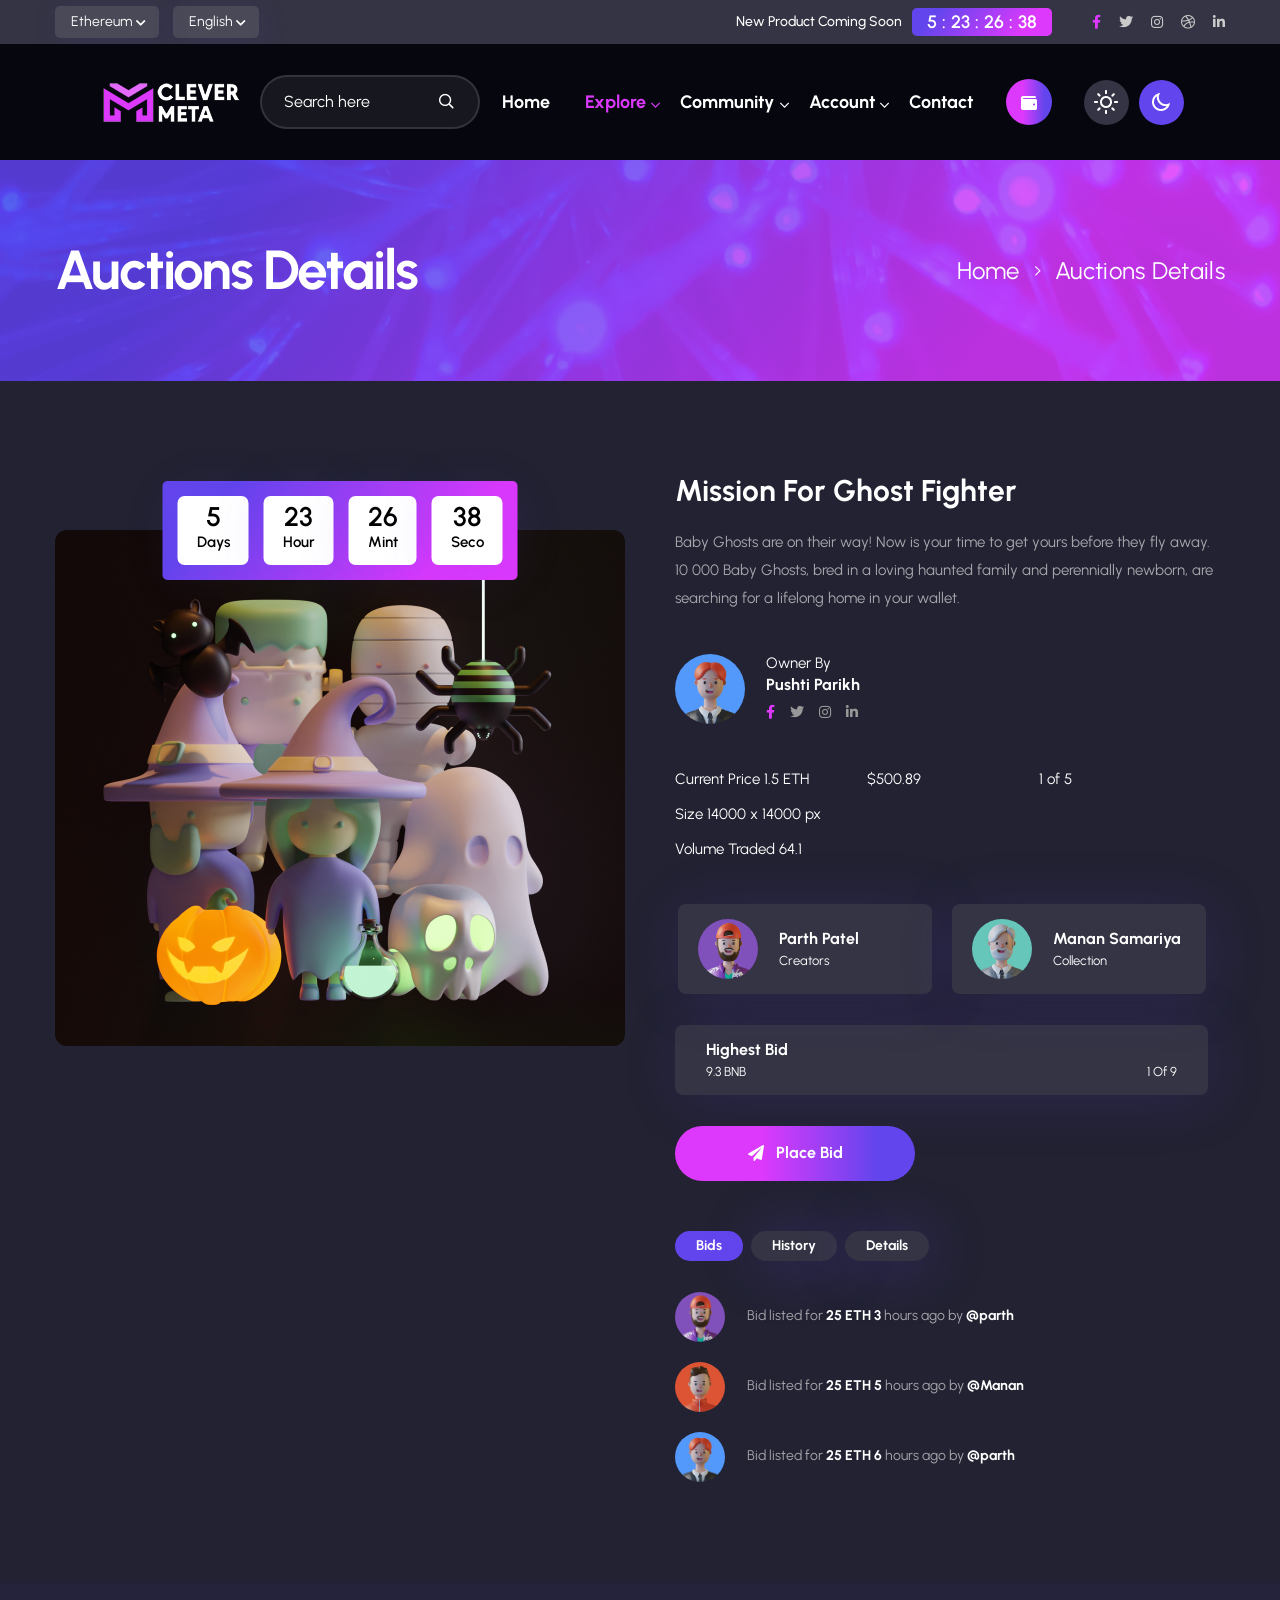
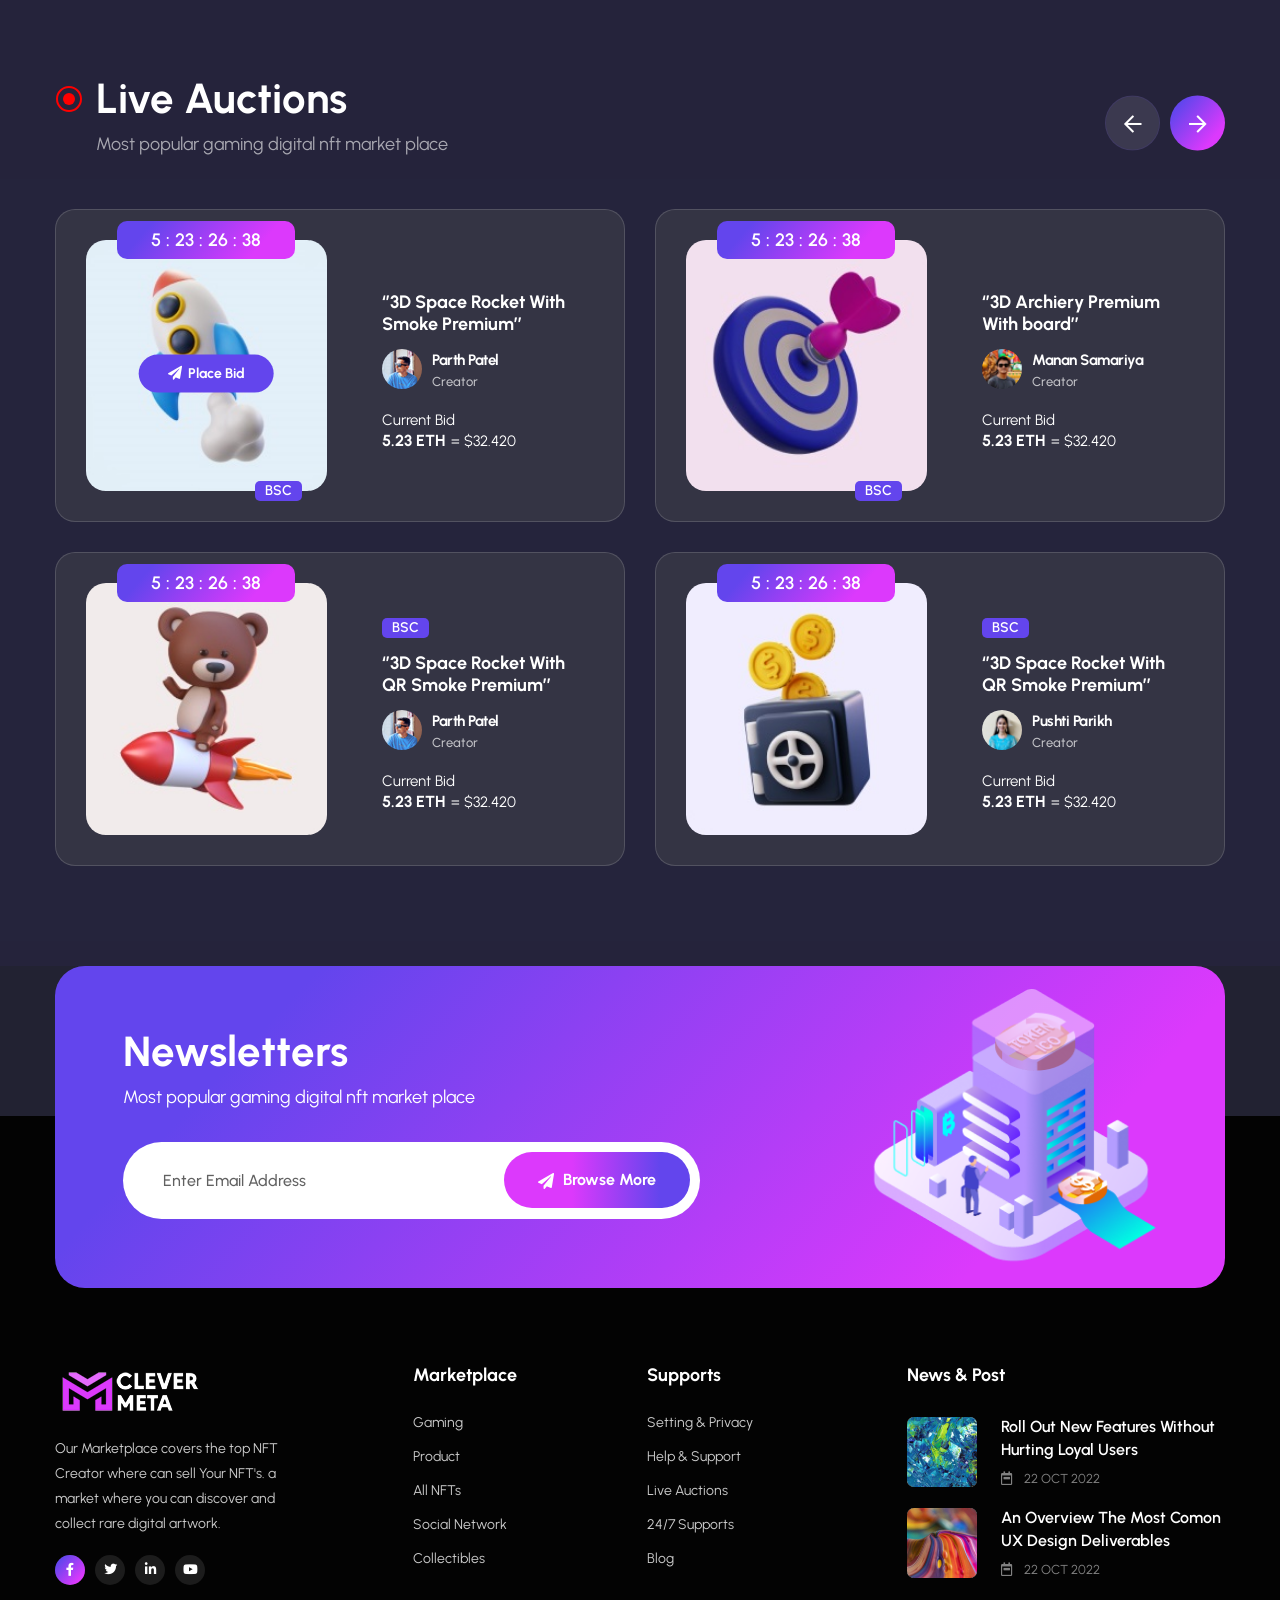
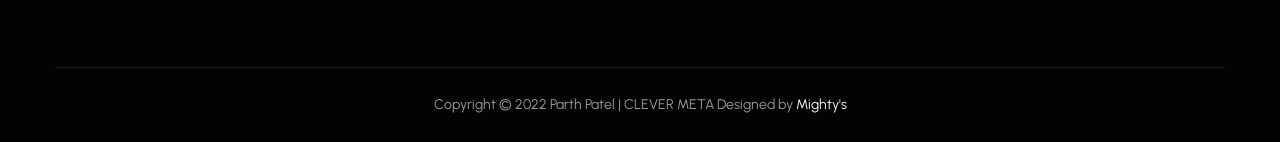
<file: item-details.html>
<!DOCTYPE html>
<html xmlns="http://www.w3.org/1999/xhtml" xml:lang="en-US" lang="en-US">

<head>
    <!-- Basic Page Needs -->
    <meta charset="utf-8">
    <title>CLEVER META | NFT Marketplace</title>

    <meta name="author" content="parhupatel.com">

    <!-- Mobile Specific Metas -->
    <meta name="viewport" content="width=device-width, initial-scale=1, maximum-scale=1">

    <!-- Theme Style -->
    <link rel="stylesheet" type="text/css" href="assets/css/style.css">

    <!-- Reponsive -->
    <link rel="stylesheet" type="text/css" href="assets/css/responsive.css">

    <!-- Favicon and Touch Icons  -->
    <link rel="shortcut icon" href="assets/icon/Favicon.png">
    <link rel="apple-touch-icon-precomposed" href="assets/icon/Favicon.png">

</head>

<body class="body header-fixed is_dark">

    <!-- preloade -->
    <div class="preload preload-container">
        <div class="preload-logo"></div>
    </div>
    <!-- /preload -->

    <div id="wrapper">
        <div id="page" class="clearfix">

            <div class="topbar">
                <div class="container">
                    <div class="topbar-inner flex">
                        <div class="menu-options flex">
                            <div class="ethereum">
                                <div id="ethereum" class="dropdown">
                                    <a href="#" class="btn-selector nolink">Ethereum</a>
                                    <ul>
                                        <li><span>Ethereum</span></li>
                                        <li><span>Bitski</span></li>
                                        <li><span>Fortmatic</span></li>
                                    </ul>
                                </div>
                            </div>
                            <div class="english">
                                <div id="english" class="dropdown">
                                    <a href="#" class="btn-selector nolink">English</a>
                                    <ul>
                                        <li><span>English</span></li>
                                        <li><span>Hindi</span></li>
                                        <li><span>France</span></li>
                                    </ul>
                                </div>
                            </div>
                        </div>
                        <div class="topbar-right flex">
                            <span>New Product Coming Soon</span>
                            <div class="countdown">
                                <span class="js-countdown" data-timer="516400" data-labels=" :  ,  : , : , "></span>
                            </div>
                            <ul class="socical-icon flex">
                                <li><a href="#" class="active"><i class="fab fa-facebook-f"></i></a></li>
                                <li><a href="#"><i class="fab fa-twitter"></i></a></li>
                                <li><a href="#"><i class="fab fa-instagram"></i></a></li>
                                <li><a href="#"><i class="fab fa-dribbble"></i></a></li>
                                <li><a href="#"><i class="fab fa-linkedin-in"></i></a></li>
                            </ul>
                        </div>
                    </div>
                </div>
            </div>

            <header id="header_main" class="header_1 js-header">
                <div class="container-fluid">
                    <div class="row">
                        <div class="col-md-12">
                            <div class="mobile-button"><span></span></div><!-- /.mobile-button -->
                            <div id="site-header-inner" class="flex">
                                <div id="site-logo" class="clearfix">
                                    <div id="site-logo-inner">
                                        <a href="index.html" rel="home" class="main-logo">
                                            <img id="logo_header" src="assets/images/logo/logo_dark.png"
                                                alt="nft-gaming" width="151" height="45"
                                                data-retina="assets/images/logo/logo_dark@2x.png" data-width="151"
                                                data-height="45">
                                        </a>
                                    </div>
                                </div>
                                <form class="form-search">
                                    <input type="text" placeholder="Search here">
                                    <button><i class="far fa-search"></i></button>
                                </form>

                                <div id="site-menu">
                                    <nav id="main-nav" class="main-nav">
                                        <ul id="menu-primary-menu" class="menu">
                                            <li class="menu-item ">
                                                <a href="index.html">Home</a>

                                            </li>
                                            <li class="menu-item menu-item-has-children current-item">
                                                <a href="#">Explore</a>
                                                <ul class="sub-menu">
                                                    <li class="menu-item"><a href="explore-1.html">Store</a></li>
                                                    <li class="menu-item"><a href="creator.html">Creator</a></li>
                                                    <li class="menu-item"><a href="item.html">Item (Auctions) </a></li>
                                                    <li class="menu-item current-item"><a href="item-details.html">Auctions Details</a>
                                                    </li>
                                                </ul>
                                            </li>

                                            <li class="menu-item menu-item-has-children ">
                                                <a href="#">Community</a>
                                                <ul class="sub-menu">
                                                    <li class="menu-item "><a href="blog.html">Blog</a></li>
                                                    </li>
                                                </ul>
                                            </li>
                                            <li class="menu-item menu-item-has-children">
                                                <a href="#">Account</a>
                                                <ul class="sub-menu">
                                                    <li class="menu-item"><a href="login.html">Login</a></li>
                                                    <li class="menu-item"><a href="register.html">Register</a></li>
                                                    <li class="menu-item"><a href="connect-wallet.html">Wallet Connect</a></li>
                                                    <li class="menu-item"><a href="create-item.html">Create Item</a> </li>
                                                    <li class="menu-item"><a href="author.html">Authors</a></li>
                                                </ul>
                                            </li>
                                            <li class="menu-item ">
                                                <a href="contact.html">Contact</a>
                                            </li>
                                        </ul>
                                    </nav><!-- /#main-nav -->
                                </div>
                                <div class="button-connect-wallet">
                                    <a href="connect-wallet.html" class="sc-button wallet  style-2">
                                        <img src="assets/images/icon/connect-wallet.svg" alt="icon">
                                        <span>Connect Wallet</span>
                                    </a>
                                </div>

                                <div class="mode_switcher">
                                    <h6><span>Dark Mode</span> <strong>Activate</strong></h6>
                                    <a href="#" class="light d-flex align-items-center">
                                        <img src="assets/images/icon/sun.png" alt="">
                                    </a>
                                    <a href="#" class="dark d-flex align-items-center is_active">
                                        <img id="moon_dark" src="assets/images/icon/moon.png" alt="">
                                    </a>
                                </div>
                            </div>
                        </div>
                    </div>
                </div>

            </header>

            <!-- page title -->
            <section class="fl-page-title">
                <div class="overlay"></div>
                <div class="container">
                    <div class="row">
                        <div class="col-md-12">
                            <div class="page-title-inner flex">
                                <div class="page-title-heading">
                                    <h2 class="heading">Auctions Details</h2>
                                </div>
                                <div class="breadcrumbs">
                                    <ul>
                                        <li><a href="index.html">Home</a></li>
                                        <li>Auctions Details</li>
                                    </ul>
                                </div>
                            </div>
                        </div>
                    </div>
                </div>
            </section>

            <section class="tf-section item-details-page">
                <div class="container">
                    <div class="row">
                        <div class="col-xl-6 col-lg-12 col-md-12">
                            <div class="item-media">
                                <div class="media">
                                    <img src="assets/images/product-item/auction-detail.jpg" alt="">
                                </div>
                                <div class="countdown style-2">
                                    <span class="js-countdown" data-timer="516400"
                                        data-labels=" Days  , Hour , Mint ,Seco"></span>
                                </div>
                            </div>
                        </div>
                        <div class="col-xl-6 col-lg-12 col-md-12">
                            <div class="content-item">
                                <h3> Mission For Ghost Fighter</h3>
                                <p class="mg-bt-42">Baby Ghosts are on their way! Now is your time to get yours before they fly away. 10 000 Baby Ghosts, bred in a loving haunted family and perennially newborn, are searching for a lifelong home in your wallet.</p>
                                <div class="author-item">
                                    <div class="avatar">
                                        <img src="assets/images/avatar/avt-4.jpg" alt="">
                                    </div>
                                    <div class="infor">
                                        <div class="create">Owner By</div>
                                        <h6><a href="author.html">Pushti Parikh</a> </h6>
                                        <div class="widget-social">
                                            <ul>
                                                <li><a href="#" class="active"><i class="fab fa-facebook-f"></i></a>
                                                </li>
                                                <li><a href="#"><i class="fab fa-twitter"></i></a></li>
                                                <li><a href="#"><i class="fab fa-instagram"></i></a></li>
                                                <li><a href="#"><i class="fab fa-linkedin-in"></i></a></li>
                                            </ul>
                                        </div>
                                    </div>
                                </div>
                                <ul class="list-details-item">
                                    <li><span class="name">Current Price 1.5 ETH</span><span
                                            class="price">$500.89</span> <span class="pagi">1 of 5</span> </li>
                                    <li>Size 14000 x 14000 px</li>
                                    <li> Volume Traded 64.1</li>
                                </ul>
                                <div class="author-bid">
                                    <div class="author-item">
                                        <div class="avatar">
                                            <img src="assets/images/avatar/avt-6.jpg" alt="">
                                        </div>
                                        <div class="infor">
                                            <h6><a href="author.html">Parth Patel</a> </h6>
                                            <div class="create">Creators</div>
                                        </div>
                                    </div>
                                    <div class="author-item">
                                        <div class="avatar">
                                            <img src="assets/images/avatar/avt-3.jpg" alt="">
                                        </div>
                                        <div class="infor">
                                            <h6><a href="author.html">Manan Samariya</a> </h6>
                                            <div class="create">Collection</div>
                                        </div>
                                    </div>

                                </div>
                                <div class="infor-bid">
                                    <div class="content-left">
                                        <h6>Highest Bid</h6>
                                        <div class="price">9.3 BNB</div>
                                    </div>
                                    <div class="pagi">1 Of 9</div>
                                </div>
                                <a href="#" data-toggle="modal" data-target="#popup_bid"
                                    class="sc-button style letter style-2 style-item-details"><span>Place Bid</span>
                                </a>
                                <div class="flat-tabs themesflat-tabs">
                                    <ul class="menu-tab tab-title">
                                        <li class="item-title active">
                                            <span class="inner">Bids</span>
                                        </li>
                                        <li class="item-title">
                                            <span class="inner">History</span>
                                        </li>
                                        <li class="item-title">
                                            <span class="inner">Details</span>
                                        </li>
                                    </ul>
                                    <div class="content-tab">
                                        <div class="content-inner tab-content">
                                            <ul class="bid-history-list">
                                                <li>
                                                    <div class="content">
                                                        <div class="author-item">
                                                            <div class="avatar">
                                                                <img src="assets/images/avatar/avt-6.jpg" alt="">
                                                            </div>
                                                            <div class="infor">
                                                                <p>Bid listed for <span class="status">25 ETH 3</span>
                                                                    hours ago
                                                                    by <span class="creator">@parth</span> </p>
                                                            </div>
                                                        </div>
                                                    </div>
                                                </li>
                                                <li>
                                                    <div class="content">
                                                        <div class="author-item">
                                                            <div class="avatar">
                                                                <img src="assets/images/avatar/avt-2.jpg" alt="">
                                                            </div>
                                                            <div class="infor">
                                                                <p>Bid listed for <span class="status">25 ETH 5</span>
                                                                    hours ago
                                                                    by <span class="creator">@Manan</span> </p>
                                                            </div>
                                                        </div>
                                                    </div>
                                                </li>
                                                <li>
                                                    <div class="content">
                                                        <div class="author-item">
                                                            <div class="avatar">
                                                                <img src="assets/images/avatar/avt-4.jpg" alt="">
                                                            </div>
                                                            <div class="infor">
                                                                <p>Bid listed for <span class="status">25 ETH 6</span>
                                                                    hours ago
                                                                    by <span class="creator">@parth</span> </p>
                                                            </div>
                                                        </div>
                                                    </div>
                                                </li>
                                            </ul>
                                        </div>
                                        <div class="content-inner tab-content">
                                            <ul class="bid-history-list">
                                                <li>
                                                    <div class="content">
                                                        <div class="client">
                                                            <div class="author-item">
                                                                <div class="avatar">
                                                                    <img src="assets/images/avatar/avt-6.jpg" alt="">
                                                                </div>
                                                                <div class="infor">
                                                                    <p>Bid listed for <span class="status">25 ETH
                                                                            8</span> hours ago
                                                                        by <span class="creator">@Manan</span> </p>
                                                                </div>
                                                            </div>
                                                        </div>
                                                    </div>
                                                </li>
                                            </ul>
                                        </div>
                                        <div class="content-inner tab-content">
                                            <div class="provenance">
                                                <p>Something amazing happens when a wraith daddy and a banshee mommy are madly in love. A fresh generation of revenants has sprung from the cabbage patch adjacent to the graveyard! Baby Ghosts make friends and learn about the world in pre-K, until one day the entire daycare is exorcised and all Baby Ghosts are unleashed!

                                                    Baby Ghosts are free to haunt the Earth now that their spirits have been scattered by the wind.</p>
                                            </div>
                                        </div>
                                    </div>
                                </div>
                            </div>
                        </div>
                    </div>
                </div>
            </section>

            <section class="live-autions tf-section">
                <div class="container">
                    <div class="row">
                        <div class="col-md-12">
                            <div class="sc-heading style-2 has-icon">
                                <div class="content-left">

                                    <div class="inner">
                                        <div class="group">
                                            <div class="icon"><i class="ripple"></i></div>
                                            <h3>Live Auctions</h3>
                                        </div>
                                        <p class="desc">Most popular gaming digital nft market place </p>
                                    </div>
                                </div>
                            </div>
                        </div>
                        <div class="col-md-12">
                            <div class="swiper-container live-auc style-2">
                                <div class="swiper-wrapper">
                                    <div class="swiper-slide">
                                        <div class="sc-product-item style-7 flex">
                                            <div class="product-img active">
                                                <img src="assets/images/product-item/item-1.jpg" alt="Image">
                                                <div class="countdown">
                                                    <span class="js-countdown" data-timer="516400"
                                                        data-labels=" :  ,  : , : , "></span>
                                                </div>
                                                <a href="#" data-toggle="modal" data-target="#popup_bid"
                                                    class="sc-button style letter"><span>Place Bid</span></a>
                                                <label>BSC</label>
                                            </div>
                                            <div class="product-content">
                                                <h5 class="title"><a href="item-details.html">‘’3D Space Rocket With
                                                        Smoke Premium’’</a> </h5>
                                                <div class="product-author flex">
                                                    <div class="avatar">
                                                        <img src="assets/images/avatar/avt-7.jpg" alt="Image">
                                                    </div>
                                                    <div class="infor">
                                                        <div class="author-name"><a href="author.html">Parth Patel</a></div>
                                                        <span>Creator</span>
                                                    </div>
                                                </div>
                                                <div class="product-price">
                                                    <div class="title">Current Bid</div>
                                                    <div class="price">
                                                        <span>5.23 ETH</span>
                                                        <span>= $32.420</span>
                                                    </div>
                                                </div>
                                            </div>
                                        </div>
                                    </div>
                                    <div class="swiper-slide">
                                        <div class="sc-product-item style-7 flex">
                                            <div class="product-img ">
                                                <img src="assets/images/product-item/item-2.jpg" alt="Image">
                                                <div class="countdown">
                                                    <span class="js-countdown" data-timer="516400"
                                                        data-labels=" :  ,  : , : , "></span>
                                                </div>
                                                <a href="#" data-toggle="modal" data-target="#popup_bid"
                                                    class="sc-button style letter"><span>Place Bid</span></a>
                                                <label>BSC</label>
                                            </div>
                                            <div class="product-content">
                                                <h5 class="title"><a href="item-details.html">‘’3D Archiery Premium With board’’</a> </h5>
                                                <div class="product-author flex">
                                                    <div class="avatar">
                                                        <img src="assets/images/avatar/avt-9.jpg" alt="Image">
                                                    </div>
                                                    <div class="infor">
                                                        <div class="author-name"><a href="author.html">Manan Samariya</a></div>
                                                        <span>Creator</span>
                                                    </div>
                                                </div>
                                                <div class="product-price">
                                                    <div class="title">Current Bid</div>
                                                    <div class="price">
                                                        <span>5.23 ETH</span>
                                                        <span>= $32.420</span>
                                                    </div>
                                                </div>
                                            </div>
                                        </div>
                                    </div>
                                    <div class="swiper-slide">
                                        <div class="sc-product-item style-7 flex">
                                            <div class="product-img ">
                                                <img src="assets/images/product-item/item-3.jpg" alt="Image">
                                                <div class="countdown">
                                                    <span class="js-countdown" data-timer="516400"
                                                        data-labels=" :  ,  : , : , "></span>
                                                </div>
                                                <a href="#" data-toggle="modal" data-target="#popup_bid"
                                                    class="sc-button style letter"><span>Place Bid</span></a>
                                                <label>BSC</label>
                                            </div>
                                            <div class="product-content">
                                                <h5 class="title"><a href="item-details.html">‘’3D Space Rocket With
                                                        Teddy Premium’’</a> </h5>
                                                <div class="product-author flex">
                                                    <div class="avatar">
                                                        <img src="assets/images/avatar/avt-8.jpg" alt="Image">
                                                    </div>
                                                    <div class="infor">
                                                        <div class="author-name"><a href="author.html">Pushti Parikh</a></div>
                                                        <span>Creator</span>
                                                    </div>
                                                </div>
                                                <div class="product-price">
                                                    <div class="title">Current Bid</div>
                                                    <div class="price">
                                                        <span>5.23 ETH</span>
                                                        <span>= $32.420</span>
                                                    </div>
                                                </div>
                                            </div>
                                        </div>
                                    </div>
                                    <div class="swiper-slide">
                                        <div class="sc-product-item style-7 flex">
                                            <div class="product-img ">
                                                <img src="assets/images/product-item/item-4.jpg" alt="Image">
                                                <div class="countdown">
                                                    <span class="js-countdown" data-timer="516400"
                                                        data-labels=" :  ,  : , : , "></span>
                                                </div>
                                                <a href="#" data-toggle="modal" data-target="#popup_bid"
                                                    class="sc-button style letter"><span>Place Bid</span></a>
                                                <label>BSC</label>
                                            </div>
                                            <div class="product-content">
                                                <h5 class="title"><a href="item-details.html">‘’3D Valut With
                                                        Coin Premium’’</a> </h5>
                                                <div class="product-author flex">
                                                    <div class="avatar">
                                                        <img src="assets/images/avatar/avt-7.jpg" alt="Image">
                                                    </div>
                                                    <div class="infor">
                                                        <div class="author-name"><a href="author.html">Parth Patel</a></div>
                                                        <span>Creator</span>
                                                    </div>
                                                </div>
                                                <div class="product-price">
                                                    <div class="title">Current Bid</div>
                                                    <div class="price">
                                                        <span>5.23 ETH</span>
                                                        <span>= $32.420</span>
                                                    </div>
                                                </div>
                                            </div>
                                        </div>
                                    </div>
                                    <div class="swiper-slide">
                                        <div class="sc-product-item style-7 flex">
                                            <div class="product-img">
                                                <img src="assets/images/product-item/item-3.jpg" alt="Image">
                                                <div class="countdown">
                                                    <span class="js-countdown" data-timer="516400"
                                                        data-labels=" :  ,  : , : , "></span>
                                                </div>
                                                <a href="#" data-toggle="modal" data-target="#popup_bid"
                                                    class="sc-button style letter"><span>Place Bid</span></a>
                                            </div>
                                            <div class="product-content">
                                                <label>BSC</label>
                                                <h5 class="title"><a href="item-details.html">‘’3D Space Rocket With QR
                                                        Smoke Premium’’</a> </h5>
                                                <div class="product-author flex">
                                                    <div class="avatar">
                                                        <img src="assets/images/avatar/avt-7.jpg" alt="Image">
                                                    </div>
                                                    <div class="infor">
                                                        <div class="author-name"><a href="author.html">Parth Patel</a></div>
                                                        <span>Creator</span>
                                                    </div>
                                                </div>
                                                <div class="product-price">
                                                    <div class="title">Current Bid</div>
                                                    <div class="price">
                                                        <span>5.23 ETH</span>
                                                        <span>= $32.420</span>
                                                    </div>
                                                </div>
                                            </div>
                                        </div>
                                    </div>
                                    <div class="swiper-slide">
                                        <div class="sc-product-item style-7 flex">
                                            <div class="product-img">
                                                <img src="assets/images/product-item/item-4.jpg" alt="Image">
                                                <div class="countdown">
                                                    <span class="js-countdown" data-timer="516400"
                                                        data-labels=" :  ,  : , : , "></span>
                                                </div>
                                                <a href="#" data-toggle="modal" data-target="#popup_bid"
                                                    class="sc-button style letter"><span>Place Bid</span></a>
                                            </div>
                                            <div class="product-content">
                                                <label>BSC</label>
                                                <h5 class="title"><a href="item-details.html">‘’3D Space Rocket With QR
                                                        Smoke Premium’’</a> </h5>
                                                <div class="product-author flex">
                                                    <div class="avatar">
                                                        <img src="assets/images/avatar/avt-8.jpg" alt="Image">
                                                    </div>
                                                    <div class="infor">
                                                        <div class="author-name"><a href="author.html">Pushti Parikh</a></div>
                                                        <span>Creator</span>
                                                    </div>
                                                </div>
                                                <div class="product-price">
                                                    <div class="title">Current Bid</div>
                                                    <div class="price">
                                                        <span>5.23 ETH</span>
                                                        <span>= $32.420</span>
                                                    </div>
                                                </div>
                                            </div>
                                        </div>
                                    </div>
                                    <div class="swiper-slide">
                                        <div class="sc-product-item style-7 flex">
                                            <div class="product-img">
                                                <img src="assets/images/product-item/item-1.jpg" alt="Image">
                                                <div class="countdown">
                                                    <span class="js-countdown" data-timer="516400"
                                                        data-labels=" :  ,  : , : , "></span>
                                                </div>
                                                <a href="#" data-toggle="modal" data-target="#popup_bid"
                                                    class="sc-button style letter"><span>Place Bid</span></a>
                                            </div>
                                            <div class="product-content">
                                                <label>BSC</label>
                                                <h5 class="title"><a href="item-details.html">‘’3D Space Rocket With QR
                                                        Smoke Premium’’</a> </h5>
                                                <div class="product-author flex">
                                                    <div class="avatar">
                                                        <img src="assets/images/avatar/avt-9.jpg" alt="Image">
                                                    </div>
                                                    <div class="infor">
                                                        <div class="author-name"><a href="author.html">Manan Samariya</a></div>
                                                        <span>Creator</span>
                                                    </div>
                                                </div>
                                                <div class="product-price">
                                                    <div class="title">Current Bid</div>
                                                    <div class="price">
                                                        <span>5.23 ETH</span>
                                                        <span>= $32.420</span>
                                                    </div>
                                                </div>
                                            </div>
                                        </div>
                                    </div>
                                    <div class="swiper-slide">
                                        <div class="sc-product-item style-7 flex">
                                            <div class="product-img">
                                                <img src="assets/images/product-item/item-2.jpg" alt="Image">
                                                <div class="countdown">
                                                    <span class="js-countdown" data-timer="516400"
                                                        data-labels=" :  ,  : , : , "></span>
                                                </div>
                                                <a href="#" data-toggle="modal" data-target="#popup_bid"
                                                    class="sc-button style letter"><span>Place Bid</span></a>
                                            </div>
                                            <div class="product-content">
                                                <label>BSC</label>
                                                <h5 class="title"><a href="item-details.html">‘’3D Space Rocket With QR
                                                        Smoke Premium’’</a> </h5>
                                                <div class="product-author flex">
                                                    <div class="avatar">
                                                        <img src="assets/images/avatar/avt-7.jpg" alt="Image">
                                                    </div>
                                                    <div class="infor">
                                                        <div class="author-name"><a href="author.html">Parth Patel</a></div>
                                                        <span>Creator</span>
                                                    </div>
                                                </div>
                                                <div class="product-price">
                                                    <div class="title">Current Bid</div>
                                                    <div class="price">
                                                        <span>5.23 ETH</span>
                                                        <span>= $32.420</span>
                                                    </div>
                                                </div>
                                            </div>
                                        </div>
                                    </div>
                                </div>
                                <div class="swiper-button-next btn-slide-next "></div>
                                <div class="swiper-button-prev btn-slide-prev"></div>
                            </div>
                        </div>
                    </div>
                </div>
            </section>

            <section class="new-letter bg-newletter">
                <div class="container">
                    <div class="new-letter-inner flex">
                        <div class="new-letter-content">
                            <h3 class="heading">Newsletters</h3>
                            <p class="sub-heading">Most popular gaming digital nft market place </p>
                            <div class="form-subcribe">
                                <form id="subscribe-form" action="#" method="GET" accept-charset="utf-8"
                                    class="form-submit">
                                    <input name="email" value="" class="email" type="email"
                                        placeholder="Enter Email Address" required="">
                                    <button name="submit" type="submit" id="submit"
                                        class="sc-button style letter style-2"><span>Browse More</span> </button>
                                </form>
                            </div>
                        </div>
                        <div class="new-letter-img">
                            <img src="assets/images/background/img-newletter.png" alt="Image">
                        </div>
                    </div>
                </div>
            </section>

            <!-- Footer -->
            <footer id="footer" class="clearfix bg-style ">
                <div class="container">
                    <div class="row">
                        <div class="col-lg-3 col-md-6 col-12">
                            <div class="widget widget-logo">
                                <div class="logo-footer" id="logo-footer">
                                    <a href="index.html">
                                        <img id="logo_footer" src="assets/images/logo/logo_dark.png" alt="nft-gaming"
                                            width="151" height="45" data-retina="assets/images/logo/logo_dark@2x.png"
                                            data-width="151" data-height="45">
                                    </a>
                                </div>
                                <p class="sub-widget-logo">Our Marketplace covers the top NFT Creator where
                                    can sell Your NFT's. a market where you can discover
                                    and collect rare digital artwork.</p>
                                <div class="widget-social">
                                    <ul>
                                        <li><a href="#" class="active"><i class="fab fa-facebook-f"></i></a></li>
                                        <li><a href="#"><i class="fab fa-twitter"></i></a></li>
                                        <li><a href="#"><i class="fab fa-linkedin-in"></i></a></li>
                                        <li><a href="#"><i class="fab fa-youtube"></i></a></li>
                                    </ul>
                                </div>
                            </div>
                        </div>
                        <div class="col-lg-2 col-md-6 col-sm-6 col-6">
                            <div class="widget widget-menu menu-marketplace">
                                <h5 class="title-widget">Marketplace</h5>
                                <ul>
                                    <li><a href="item.html">Gaming </a></li>
                                    <li><a href="item.html">Product </a></li>
                                    <li><a href="item.html">All NFTs</a></li>
                                    <li><a href="blog.html">Social Network</a></li>
                                    <li><a href="item.html">Collectibles</a></li>
                                </ul>
                            </div>
                        </div>
                        <div class="col-lg-3 col-md-6 col-sm-6 col-6">
                            <div class="widget widget-menu menu-supports">
                                <h5 class="title-widget">Supports</h5>
                                <ul>
                                    <li><a href="contact.html">Setting & Privacy </a></li>
                                    <li><a href="contact.html">Help & Support </a></li>
                                    <li><a href="item.html">Live Auctions</a></li>
                                    <li><a href="contact.html"> 24/7 Supports</a></li>
                                    <li><a href="blog.html">Blog</a></li>
                                </ul>
                            </div>
                        </div>
                        <div class="col-lg-4 col-md-6 col-sm-12 col-12">
                            <div class="widget widget-post">
                                <h5 class="title-widget">News & Post</h5>
                                <ul class="post-new">
                                    <li>
                                        <div class="post-img">
                                            <img src="assets/images/post/post-recent-new-4.jpg" alt="Post New">
                                        </div>
                                        <div class="post-content">
                                            <h6 class="title"><a href="blog-details.html">Roll Out New Features Without
                                                    Hurting Loyal Users</a></h6>
                                            <a href="blog-details.html" class="post-date"><i
                                                    class="far fa-calendar-week"></i> 22 OCT 2022</a>
                                        </div>
                                    </li>
                                    <li>
                                        <div class="post-img">
                                            <img src="assets/images/post/post-recent-new-5.jpg" alt="Post New">
                                        </div>
                                        <div class="post-content">
                                            <h6 class="title"><a href="blog-details.html">An Overview The Most Comon UX
                                                    Design Deliverables</a></h6>
                                            <a href="blog-details.html" class="post-date"><i
                                                    class="far fa-calendar-week"></i> 22 OCT 2022</a>
                                        </div>
                                    </li>
                                </ul>
                            </div>
                        </div>
                    </div>
                </div>
            </footer><!-- /#footer -->

            <!-- Bottom -->
            <div class="bottom">
                <div class="container">
                    <div class="bottom-inner">
                        Copyright © 2022 Parth Patel | CLEVER META  Designed by <a
                            href="https://parthupatel.me"> Mighty's</a>
                    </div>
                </div>
            </div>

        </div>
        <!-- /#page -->
    </div>
    <!-- /#wrapper -->

    <a id="scroll-top"></a>

    <!-- Modal Popup Bid -->
    <div class="modal fade popup" id="popup_bid_success" tabindex="-1" role="dialog" aria-hidden="true">
        <div class="modal-dialog modal-dialog-centered" role="document">
            <div class="modal-content">
                <button type="button" class="close" data-dismiss="modal" aria-label="Close">
                    <span aria-hidden="true">&times;</span>
                </button>
                <div class="modal-body space-y-20 pd-40">
                    <h3 class="text-center">Your Bidding
                        Successfuly Added</h3>
                    <p class="text-center">your bid <span class="price color-popup">(4ETH) </span> has been listing to
                        our database</p>
                    <a href="#" class="btn btn-primary"> Watch the listings</a>
                </div>
            </div>
        </div>
    </div>
    <div class="modal fade popup" id="popup_bid" tabindex="-1" role="dialog" aria-hidden="true">
        <div class="modal-dialog modal-dialog-centered" role="document">
            <div class="modal-content">
                <button type="button" class="close" data-dismiss="modal" aria-label="Close">
                    <span aria-hidden="true">&times;</span>
                </button>
                <div class="modal-body space-y-20 pd-40">
                    <h3>Place a Bid</h3>
                    <p class="text-center">You must bid at least <span class="price color-popup">4.89 ETH</span>
                    </p>
                    <input type="text" class="form-control" placeholder="00.00 ETH">
                    <p>Enter quantity. <span class="color-popup">5 available</span>
                    </p>
                    <input type="text" class="form-control quantity" value="1">
                    <div class="hr"></div>
                    <div class="d-flex justify-content-between">
                        <p> You must bid at least:</p>
                        <p class="text-right price color-popup"> 4.89 ETH </p>
                    </div>
                    <div class="d-flex justify-content-between">
                        <p> Service free:</p>
                        <p class="text-right price color-popup"> 0,89 ETH </p>
                    </div>
                    <div class="d-flex justify-content-between">
                        <p> Total bid amount:</p>
                        <p class="text-right price color-popup"> 4 ETH </p>
                    </div>
                    <a href="#" class="btn btn-primary" data-toggle="modal" data-target="#popup_bid_success"
                        data-dismiss="modal" aria-label="Close"> Place a bid</a>
                </div>
            </div>
        </div>
    </div>

    <!-- Javascript -->
    <script src="assets/js/jquery.min.js"></script>
    <script src="assets/js/jquery.easing.js"></script>
    <script src="assets/js/bootstrap.min.js"></script>
    <script src="assets/js/swiper-bundle.min.js"></script>
    <script src="assets/js/swiper.js"></script>

    <script src="assets/js/plugin.js"></script>
    <script src="assets/js/count-down.js"></script>
    <script src="assets/js/shortcodes.js"></script>
    <script src="assets/js/main.js"></script>
</body>

</html>
</file>
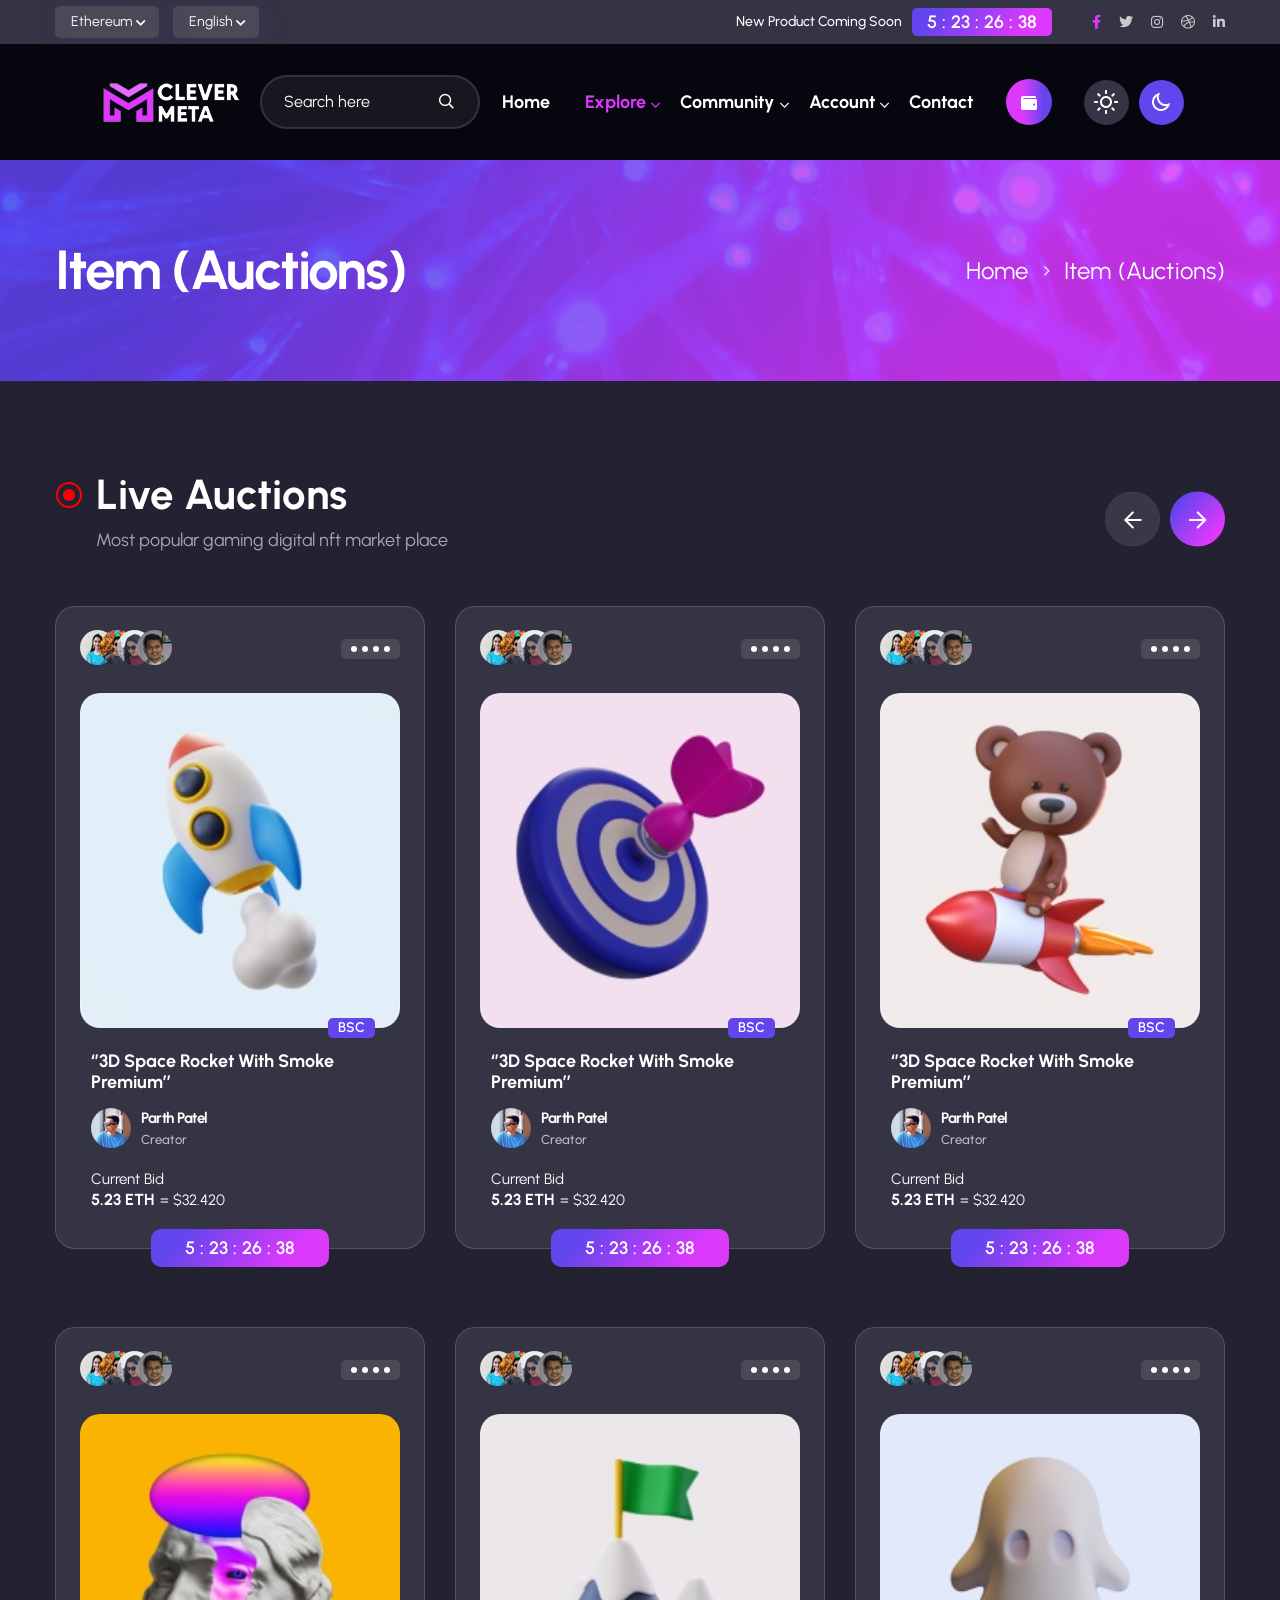
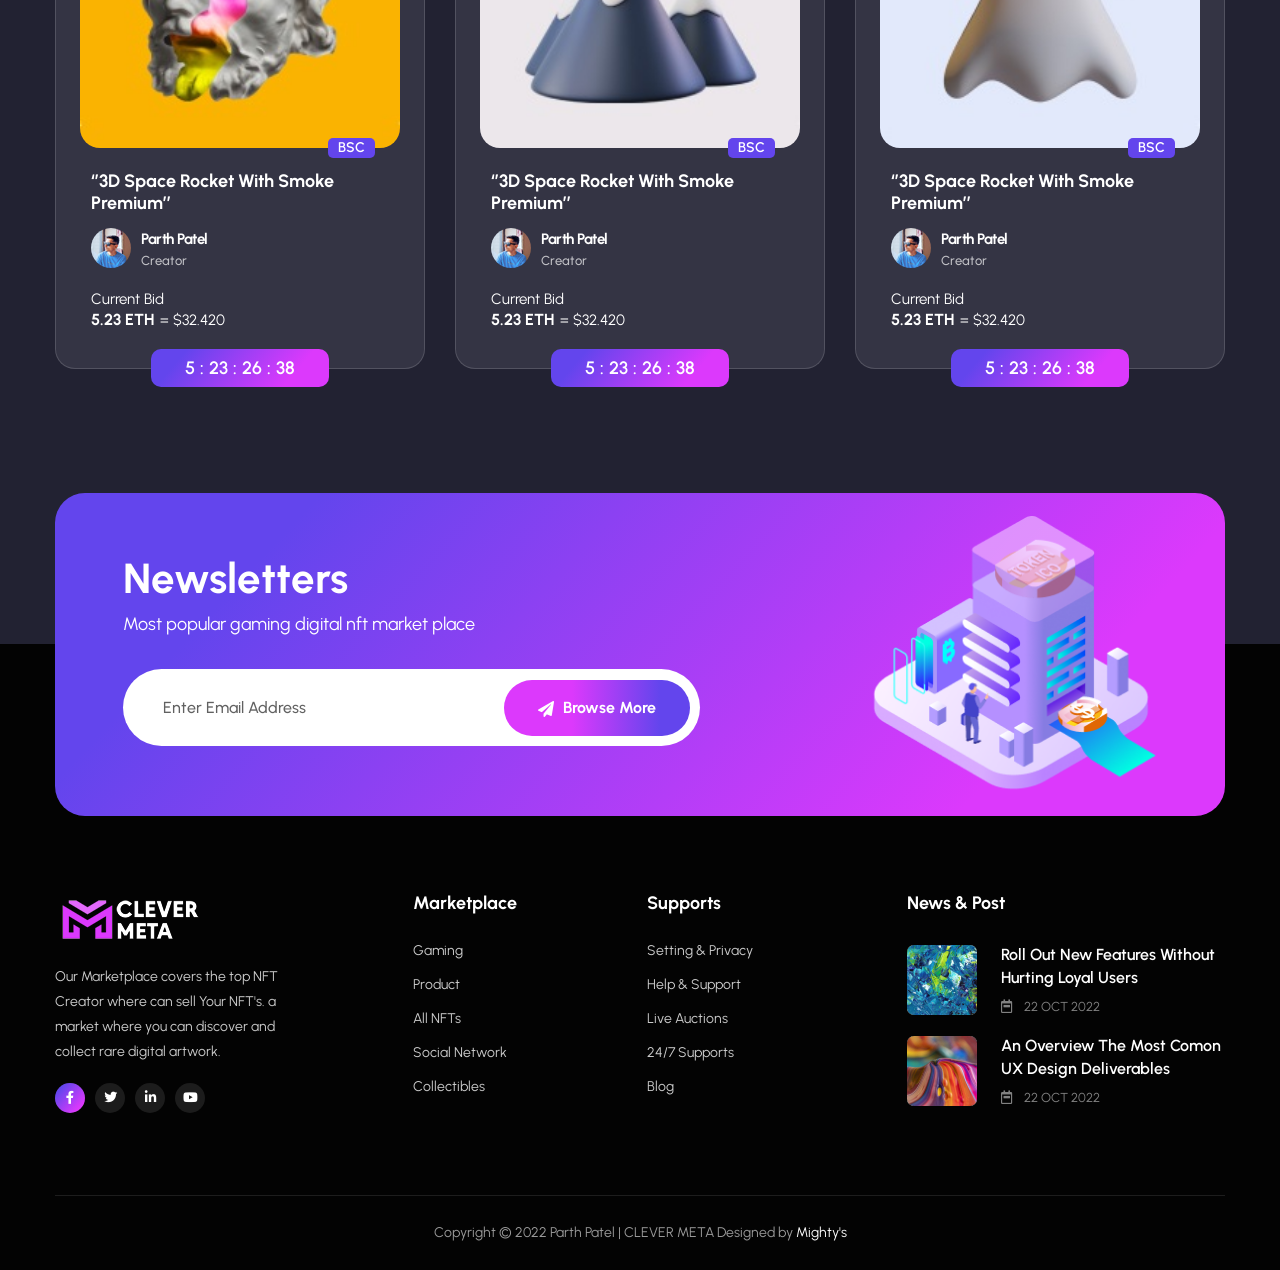
<file: item.html>
<!DOCTYPE html>
<html xmlns="http://www.w3.org/1999/xhtml" xml:lang="en-US" lang="en-US">

<head>
    <!-- Basic Page Needs -->
    <meta charset="utf-8">
    <title>CLEVER META | NFT Marketplace</title>

    <meta name="author" content="parhupatel.com">

    <!-- Mobile Specific Metas -->
    <meta name="viewport" content="width=device-width, initial-scale=1, maximum-scale=1">

    <!-- Theme Style -->
    <link rel="stylesheet" type="text/css" href="assets/css/style.css">

    <!-- Reponsive -->
    <link rel="stylesheet" type="text/css" href="assets/css/responsive.css">

    <!-- Favicon and Touch Icons  -->
    <link rel="shortcut icon" href="assets/icon/Favicon.png">
    <link rel="apple-touch-icon-precomposed" href="assets/icon/Favicon.png">

</head>

<body class="body header-fixed is_dark">

    <!-- preloade -->
    <div class="preload preload-container">
        <div class="preload-logo"></div>
    </div>
    <!-- /preload -->

    <div id="wrapper">
        <div id="page" class="clearfix">

            <div class="topbar">
                <div class="container">
                    <div class="topbar-inner flex">
                        <div class="menu-options flex">
                            <div class="ethereum">
                                <div id="ethereum" class="dropdown">
                                    <a href="#" class="btn-selector nolink">Ethereum</a>
                                    <ul>
                                        <li><span>Ethereum</span></li>
                                        <li><span>Bitski</span></li>
                                        <li><span>Fortmatic</span></li>
                                    </ul>
                                </div>
                            </div>
                            <div class="english">
                                <div id="english" class="dropdown">
                                    <a href="#" class="btn-selector nolink">English</a>
                                    <ul>
                                        <li><span>English</span></li>
                                        <li><span>Hindi</span></li>
                                        <li><span>France</span></li>
                                    </ul>
                                </div>
                            </div>
                        </div>
                        <div class="topbar-right flex">
                            <span>New Product Coming Soon</span>
                            <div class="countdown">
                                <span class="js-countdown" data-timer="516400" data-labels=" :  ,  : , : , "></span>
                            </div>
                            <ul class="socical-icon flex">
                                <li><a href="#" class="active"><i class="fab fa-facebook-f"></i></a></li>
                                <li><a href="#"><i class="fab fa-twitter"></i></a></li>
                                <li><a href="#"><i class="fab fa-instagram"></i></a></li>
                                <li><a href="#"><i class="fab fa-dribbble"></i></a></li>
                                <li><a href="#"><i class="fab fa-linkedin-in"></i></a></li>
                            </ul>
                        </div>
                    </div>
                </div>
            </div>

            <header id="header_main" class="header_1 js-header">
                <div class="container-fluid">
                    <div class="row">
                        <div class="col-md-12">
                            <div class="mobile-button"><span></span></div><!-- /.mobile-button -->
                            <div id="site-header-inner" class="flex">
                                <div id="site-logo" class="clearfix">
                                    <div id="site-logo-inner">
                                        <a href="index.html" rel="home" class="main-logo">
                                            <img id="logo_header" src="assets/images/logo/logo_dark.png"
                                                alt="nft-gaming" width="151" height="45"
                                                data-retina="assets/images/logo/logo_dark@2x.png" data-width="151"
                                                data-height="45">
                                        </a>
                                    </div>
                                </div>
                                <form class="form-search">
                                    <input type="text" placeholder="Search here">
                                    <button><i class="far fa-search"></i></button>
                                </form>

                                <div id="site-menu">
                                    <nav id="main-nav" class="main-nav">
                                        <ul id="menu-primary-menu" class="menu">
                                            <li class="menu-item ">
                                                <a href="index.html">Home</a>

                                            </li>
                                            <li class="menu-item menu-item-has-children current-item">
                                                <a href="#">Explore</a>
                                                <ul class="sub-menu">
                                                    <li class="menu-item"><a href="explore-1.html">Store</a></li>
                                                    <li class="menu-item"><a href="creator.html">Creator</a></li>
                                                    <li class="menu-item current-item"><a href="item.html">Item (Auctions) </a></li>
                                                    <li class="menu-item"><a href="item-details.html">Auctions Details</a>
                                                    </li>
                                                </ul>
                                            </li>

                                            <li class="menu-item menu-item-has-children ">
                                                <a href="#">Community</a>
                                                <ul class="sub-menu">
                                                    <li class="menu-item "><a href="blog.html">Blog</a></li>
                                                    </li>
                                                </ul>
                                            </li>
                                            <li class="menu-item menu-item-has-children">
                                                <a href="#">Account</a>
                                                <ul class="sub-menu">
                                                    <li class="menu-item"><a href="login.html">Login</a></li>
                                                    <li class="menu-item"><a href="register.html">Register</a></li>
                                                    <li class="menu-item"><a href="connect-wallet.html">Wallet Connect</a></li>
                                                    <li class="menu-item"><a href="create-item.html">Create Item</a> </li>
                                                    <li class="menu-item"><a href="author.html">Authors</a></li>
                                                </ul>
                                            </li>
                                            <li class="menu-item ">
                                                <a href="contact.html">Contact</a>
                                            </li>
                                        </ul>
                                    </nav><!-- /#main-nav -->
                                </div>
                                <div class="button-connect-wallet">
                                    <a href="connect-wallet.html" class="sc-button wallet  style-2">
                                        <img src="assets/images/icon/connect-wallet.svg" alt="icon">
                                        <span>Connect Wallet</span>
                                    </a>
                                </div>

                                <div class="mode_switcher">
                                    <h6><span>Dark Mode</span> <strong>Activate</strong></h6>
                                    <a href="#" class="light d-flex align-items-center">
                                        <img src="assets/images/icon/sun.png" alt="">
                                    </a>
                                    <a href="#" class="dark d-flex align-items-center is_active">
                                        <img id="moon_dark" src="assets/images/icon/moon.png" alt="">
                                    </a>
                                </div>
                            </div>
                        </div>
                    </div>
                </div>

            </header>
            <!-- page title -->
            <section class="fl-page-title">
                <div class="overlay"></div>
                <div class="container">
                    <div class="row">
                        <div class="col-md-12">
                            <div class="page-title-inner flex">
                                <div class="page-title-heading">
                                    <h2 class="heading">Item (Auctions)</h2>
                                </div>
                                <div class="breadcrumbs">
                                    <ul>
                                        <li><a href="index.html">Home</a></li>
                                        <li>Item (Auctions)</li>
                                    </ul>
                                </div>
                            </div>
                        </div>
                    </div>
                </div>
            </section>

            <section class="tf-section auctions-page">
                <div class="container">
                    <div class="row">
                        <div class="col-md-12">
                            <div class="sc-heading style-2 has-icon">
                                <div class="content-left">

                                    <div class="inner">
                                        <div class="group">
                                            <div class="icon"><i class="ripple"></i></div>
                                            <h3>Live Auctions</h3>
                                        </div>
                                        <p class="desc">Most popular gaming digital nft market place </p>
                                    </div>
                                </div>
                            </div>
                        </div>
                        <div class="col-md-12">
                            <div class="swiper-container popular-coll-2">
                                <div class="swiper-wrapper">
                                    <div class="swiper-slide">
                                        <div class="slider-item">
                                            <div class="sc-product-item style-6">
                                                <div class="product-item-top flex">
                                                    <div class="avatar-box">
                                                        <img src="assets/images/avatar/avt-8.jpg" alt="Image">
                                                        <img src="assets/images/avatar/avt-9.jpg" alt="Image">
                                                        <img src="assets/images/avatar/avt-10.jpg" alt="Image">
                                                        <img src="assets/images/avatar/avt-11.jpg" alt="Image">
                                                    </div>

                                                    <div class="dropdown-options">
                                                        <div class="options flex">
                                                            <div></div>
                                                            <div></div>
                                                            <div></div>
                                                            <div></div>
                                                        </div>
                                                        <ul class="menu target-menu">
                                                            <li><a href="#" class="nolink">Refresh Metadata</a></li>
                                                            <li><a href="#" class="nolink">Share</a></li>
                                                            <li><a href="#" class="nolink">Report</a></li>
                                                        </ul>
                                                    </div>

                                                </div>
                                                <div class="product-img">
                                                    <img src="assets/images/product-item/item-1.jpg" alt="Image">
                                                    <a href="#" data-toggle="modal" data-target="#popup_bid"
                                                        class="sc-button style letter"><span>Place Bid</span></a>
                                                    <label>BSC</label>
                                                </div>
                                                <div class="product-content">
                                                    <h5 class="title"><a href="item-details.html">‘’3D Space Rocket With
                                                            Smoke Premium’’</a> </h5>
                                                    <div class="product-author flex">
                                                        <div class="avatar">
                                                            <img src="assets/images/avatar/avt-7.jpg" alt="Image">
                                                        </div>
                                                        <div class="infor">
                                                            <div class="author-name"><a href="author.html">Parth Patel</a></div>
                                                            <span>Creator</span>
                                                        </div>
                                                    </div>
                                                    <div class="product-price">
                                                        <div class="title">Current Bid</div>
                                                        <div class="price">
                                                            <span>5.23 ETH</span>
                                                            <span>= $32.420</span>
                                                        </div>
                                                    </div>
                                                </div>
                                                <div class="countdown">
                                                    <span class="js-countdown" data-timer="516400"
                                                        data-labels=" :  ,  : , : , "></span>
                                                </div>
                                            </div>
                                        </div><!-- item-->
                                    </div>
                                    <div class="swiper-slide">
                                        <div class="slider-item">
                                            <div class="sc-product-item style-6">
                                                <div class="product-item-top flex">
                                                    <div class="avatar-box">
                                                        <img src="assets/images/avatar/avt-8.jpg" alt="Image">
                                                        <img src="assets/images/avatar/avt-9.jpg" alt="Image">
                                                        <img src="assets/images/avatar/avt-10.jpg" alt="Image">
                                                        <img src="assets/images/avatar/avt-11.jpg" alt="Image">
                                                    </div>

                                                    <div class="dropdown-options">
                                                        <div class="options flex">
                                                            <div></div>
                                                            <div></div>
                                                            <div></div>
                                                            <div></div>
                                                        </div>
                                                        <ul class="menu target-menu">
                                                            <li><a href="#" class="nolink">Refresh Metadata</a></li>
                                                            <li><a href="#" class="nolink">Share</a></li>
                                                            <li><a href="#" class="nolink">Report</a></li>
                                                        </ul>
                                                    </div>
                                                </div>
                                                <div class="product-img">
                                                    <img src="assets/images/product-item/item-2.jpg" alt="Image">
                                                    <a href="#" data-toggle="modal" data-target="#popup_bid"
                                                        class="sc-button style letter"><span>Place Bid</span></a>
                                                    <label>BSC</label>
                                                </div>
                                                <div class="product-content">
                                                    <h5 class="title"><a href="item-details.html">‘’3D Space Rocket With
                                                            Smoke Premium’’</a> </h5>
                                                    <div class="product-author flex">
                                                        <div class="avatar">
                                                            <img src="assets/images/avatar/avt-7.jpg" alt="Image">
                                                        </div>
                                                        <div class="infor">
                                                            <div class="author-name"><a href="author.html">Parth Patel</a></div>
                                                            <span>Creator</span>
                                                        </div>
                                                    </div>
                                                    <div class="product-price">
                                                        <div class="title">Current Bid</div>
                                                        <div class="price">
                                                            <span>5.23 ETH</span>
                                                            <span>= $32.420</span>
                                                        </div>
                                                    </div>
                                                </div>
                                                <div class="countdown">
                                                    <span class="js-countdown" data-timer="516400"
                                                        data-labels=" :  ,  : , : , "></span>
                                                </div>
                                            </div>
                                        </div><!-- item-->
                                    </div>
                                    <div class="swiper-slide">
                                        <div class="slider-item">
                                            <div class="sc-product-item style-6">
                                                <div class="product-item-top flex">
                                                    <div class="avatar-box">
                                                        <img src="assets/images/avatar/avt-8.jpg" alt="Image">
                                                        <img src="assets/images/avatar/avt-9.jpg" alt="Image">
                                                        <img src="assets/images/avatar/avt-10.jpg" alt="Image">
                                                        <img src="assets/images/avatar/avt-11.jpg" alt="Image">
                                                    </div>

                                                    <div class="dropdown-options">
                                                        <div class="options flex">
                                                            <div></div>
                                                            <div></div>
                                                            <div></div>
                                                            <div></div>
                                                        </div>
                                                        <ul class="menu target-menu">
                                                            <li><a href="#" class="nolink">Refresh Metadata</a></li>
                                                            <li><a href="#" class="nolink">Share</a></li>
                                                            <li><a href="#" class="nolink">Report</a></li>
                                                        </ul>
                                                    </div>

                                                </div>
                                                <div class="product-img">
                                                    <img src="assets/images/product-item/item-3.jpg" alt="Image">
                                                    <a href="#" data-toggle="modal" data-target="#popup_bid"
                                                        class="sc-button style letter"><span>Place Bid</span></a>
                                                    <label>BSC</label>
                                                </div>
                                                <div class="product-content">
                                                    <h5 class="title"><a href="item-details.html">‘’3D Space Rocket With
                                                            Smoke Premium’’</a> </h5>
                                                    <div class="product-author flex">
                                                        <div class="avatar">
                                                            <img src="assets/images/avatar/avt-7.jpg" alt="Image">
                                                        </div>
                                                        <div class="infor">
                                                            <div class="author-name"><a href="author.html">Parth Patel</a></div>
                                                            <span>Creator</span>
                                                        </div>
                                                    </div>
                                                    <div class="product-price">
                                                        <div class="title">Current Bid</div>
                                                        <div class="price">
                                                            <span>5.23 ETH</span>
                                                            <span>= $32.420</span>
                                                        </div>
                                                    </div>
                                                </div>
                                                <div class="countdown">
                                                    <span class="js-countdown" data-timer="516400"
                                                        data-labels=" :  ,  : , : , "></span>
                                                </div>
                                            </div>
                                        </div><!-- item-->
                                    </div>
                                    <div class="swiper-slide">
                                        <div class="slider-item">
                                            <div class="sc-product-item style-6">
                                                <div class="product-item-top flex">
                                                    <div class="avatar-box">
                                                        <img src="assets/images/avatar/avt-8.jpg" alt="Image">
                                                        <img src="assets/images/avatar/avt-9.jpg" alt="Image">
                                                        <img src="assets/images/avatar/avt-10.jpg" alt="Image">
                                                        <img src="assets/images/avatar/avt-11.jpg" alt="Image">
                                                    </div>

                                                    <div class="dropdown-options">
                                                        <div class="options flex">
                                                            <div></div>
                                                            <div></div>
                                                            <div></div>
                                                            <div></div>
                                                        </div>
                                                        <ul class="menu target-menu">
                                                            <li><a href="#" class="nolink">Refresh Metadata</a></li>
                                                            <li><a href="#" class="nolink">Share</a></li>
                                                            <li><a href="#" class="nolink">Report</a></li>
                                                        </ul>
                                                    </div>

                                                </div>
                                                <div class="product-img">
                                                    <img src="assets/images/product-item/item-4.jpg" alt="Image">
                                                    <a href="#" data-toggle="modal" data-target="#popup_bid"
                                                        class="sc-button style letter"><span>Place Bid</span></a>
                                                    <label>BSC</label>
                                                </div>
                                                <div class="product-content">
                                                    <h5 class="title"><a href="item-details.html">‘’3D Space Rocket With
                                                            Smoke Premium’’</a> </h5>
                                                    <div class="product-author flex">
                                                        <div class="avatar">
                                                            <img src="assets/images/avatar/avt-7.jpg" alt="Image">
                                                        </div>
                                                        <div class="infor">
                                                            <div class="author-name"><a href="author.html">Parth Patel</a></div>
                                                            <span>Creator</span>
                                                        </div>
                                                    </div>
                                                    <div class="product-price">
                                                        <div class="title">Current Bid</div>
                                                        <div class="price">
                                                            <span>5.23 ETH</span>
                                                            <span>= $32.420</span>
                                                        </div>
                                                    </div>
                                                </div>
                                                <div class="countdown">
                                                    <span class="js-countdown" data-timer="516400"
                                                        data-labels=" :  ,  : , : , "></span>
                                                </div>
                                            </div>
                                        </div><!-- item-->
                                    </div>
                                    <div class="swiper-slide">
                                        <div class="slider-item">
                                            <div class="sc-product-item style-6">
                                                <div class="product-item-top flex">
                                                    <div class="avatar-box">
                                                        <img src="assets/images/avatar/avt-8.jpg" alt="Image">
                                                        <img src="assets/images/avatar/avt-9.jpg" alt="Image">
                                                        <img src="assets/images/avatar/avt-10.jpg" alt="Image">
                                                        <img src="assets/images/avatar/avt-11.jpg" alt="Image">
                                                    </div>

                                                    <div class="dropdown-options">
                                                        <div class="options flex">
                                                            <div></div>
                                                            <div></div>
                                                            <div></div>
                                                            <div></div>
                                                        </div>
                                                        <ul class="menu target-menu">
                                                            <li><a href="#" class="nolink">Refresh Metadata</a></li>
                                                            <li><a href="#" class="nolink">Share</a></li>
                                                            <li><a href="#" class="nolink">Report</a></li>
                                                        </ul>
                                                    </div>

                                                </div>
                                                <div class="product-img">
                                                    <img src="assets/images/product-item/item-5.jpg" alt="Image">
                                                    <a href="#" data-toggle="modal" data-target="#popup_bid"
                                                        class="sc-button style letter"><span>Place Bid</span></a>
                                                    <label>BSC</label>
                                                </div>
                                                <div class="product-content">
                                                    <h5 class="title"><a href="item-details.html">‘’3D Space Rocket With
                                                            Smoke Premium’’</a> </h5>
                                                    <div class="product-author flex">
                                                        <div class="avatar">
                                                            <img src="assets/images/avatar/avt-7.jpg" alt="Image">
                                                        </div>
                                                        <div class="infor">
                                                            <div class="author-name"><a href="author.html">Parth Patel</a></div>
                                                            <span>Creator</span>
                                                        </div>
                                                    </div>
                                                    <div class="product-price">
                                                        <div class="title">Current Bid</div>
                                                        <div class="price">
                                                            <span>5.23 ETH</span>
                                                            <span>= $32.420</span>
                                                        </div>
                                                    </div>
                                                </div>
                                                <div class="countdown">
                                                    <span class="js-countdown" data-timer="516400"
                                                        data-labels=" :  ,  : , : , "></span>
                                                </div>
                                            </div>
                                        </div><!-- item-->
                                    </div>
                                    <div class="swiper-slide">
                                        <div class="slider-item">
                                            <div class="sc-product-item style-6">
                                                <div class="product-item-top flex">
                                                    <div class="avatar-box">
                                                        <img src="assets/images/avatar/avt-8.jpg" alt="Image">
                                                        <img src="assets/images/avatar/avt-9.jpg" alt="Image">
                                                        <img src="assets/images/avatar/avt-10.jpg" alt="Image">
                                                        <img src="assets/images/avatar/avt-11.jpg" alt="Image">
                                                    </div>

                                                    <div class="dropdown-options">
                                                        <div class="options flex">
                                                            <div></div>
                                                            <div></div>
                                                            <div></div>
                                                            <div></div>
                                                        </div>
                                                        <ul class="menu target-menu">
                                                            <li><a href="#" class="nolink">Refresh Metadata</a></li>
                                                            <li><a href="#" class="nolink">Share</a></li>
                                                            <li><a href="#" class="nolink">Report</a></li>
                                                        </ul>
                                                    </div>

                                                </div>
                                                <div class="product-img">
                                                    <img src="assets/images/product-item/item-6.jpg" alt="Image">
                                                    <a href="#" data-toggle="modal" data-target="#popup_bid"
                                                        class="sc-button style letter"><span>Place Bid</span></a>
                                                    <label>BSC</label>
                                                </div>
                                                <div class="product-content">
                                                    <h5 class="title"><a href="item-details.html">‘’3D Space Rocket With
                                                            Smoke Premium’’</a> </h5>
                                                    <div class="product-author flex">
                                                        <div class="avatar">
                                                            <img src="assets/images/avatar/avt-7.jpg" alt="Image">
                                                        </div>
                                                        <div class="infor">
                                                            <div class="author-name"><a href="author.html">Parth Patel</a></div>
                                                            <span>Creator</span>
                                                        </div>
                                                    </div>
                                                    <div class="product-price">
                                                        <div class="title">Current Bid</div>
                                                        <div class="price">
                                                            <span>5.23 ETH</span>
                                                            <span>= $32.420</span>
                                                        </div>
                                                    </div>
                                                </div>
                                                <div class="countdown">
                                                    <span class="js-countdown" data-timer="516400"
                                                        data-labels=" :  ,  : , : , "></span>
                                                </div>
                                            </div>
                                        </div><!-- item-->
                                    </div>
                                    <div class="swiper-slide">
                                        <div class="slider-item">
                                            <div class="sc-product-item style-6">
                                                <div class="product-item-top flex">
                                                    <div class="avatar-box">
                                                        <img src="assets/images/avatar/avt-8.jpg" alt="Image">
                                                        <img src="assets/images/avatar/avt-9.jpg" alt="Image">
                                                        <img src="assets/images/avatar/avt-10.jpg" alt="Image">
                                                        <img src="assets/images/avatar/avt-11.jpg" alt="Image">
                                                    </div>

                                                    <div class="dropdown-options">
                                                        <div class="options flex">
                                                            <div></div>
                                                            <div></div>
                                                            <div></div>
                                                            <div></div>
                                                        </div>
                                                        <ul class="menu target-menu">
                                                            <li><a href="#" class="nolink">Refresh Metadata</a></li>
                                                            <li><a href="#" class="nolink">Share</a></li>
                                                            <li><a href="#" class="nolink">Report</a></li>
                                                        </ul>
                                                    </div>

                                                </div>
                                                <div class="product-img">
                                                    <img src="assets/images/product-item/item-1.jpg" alt="Image">
                                                    <a href="#" data-toggle="modal" data-target="#popup_bid"
                                                        class="sc-button style letter"><span>Place Bid</span></a>
                                                    <label>BSC</label>
                                                </div>
                                                <div class="product-content">
                                                    <h5 class="title"><a href="item-details.html">‘’3D Space Rocket With
                                                            Smoke Premium’’</a> </h5>
                                                    <div class="product-author flex">
                                                        <div class="avatar">
                                                            <img src="assets/images/avatar/avt-7.jpg" alt="Image">
                                                        </div>
                                                        <div class="infor">
                                                            <div class="author-name"><a href="author.html">Parth Patel</a></div>
                                                            <span>Creator</span>
                                                        </div>
                                                    </div>
                                                    <div class="product-price">
                                                        <div class="title">Current Bid</div>
                                                        <div class="price">
                                                            <span>5.23 ETH</span>
                                                            <span>= $32.420</span>
                                                        </div>
                                                    </div>
                                                </div>
                                                <div class="countdown">
                                                    <span class="js-countdown" data-timer="516400"
                                                        data-labels=" :  ,  : , : , "></span>
                                                </div>
                                            </div>
                                        </div><!-- item-->
                                    </div>
                                    <div class="swiper-slide">
                                        <div class="slider-item">
                                            <div class="sc-product-item style-6">
                                                <div class="product-item-top flex">
                                                    <div class="avatar-box">
                                                        <img src="assets/images/avatar/avt-8.jpg" alt="Image">
                                                        <img src="assets/images/avatar/avt-9.jpg" alt="Image">
                                                        <img src="assets/images/avatar/avt-10.jpg" alt="Image">
                                                        <img src="assets/images/avatar/avt-11.jpg" alt="Image">
                                                    </div>

                                                    <div class="dropdown-options">
                                                        <div class="options flex">
                                                            <div></div>
                                                            <div></div>
                                                            <div></div>
                                                            <div></div>
                                                        </div>
                                                        <ul class="menu target-menu">
                                                            <li><a href="#" class="nolink">Refresh Metadata</a></li>
                                                            <li><a href="#" class="nolink">Share</a></li>
                                                            <li><a href="#" class="nolink">Report</a></li>
                                                        </ul>
                                                    </div>

                                                </div>
                                                <div class="product-img">
                                                    <img src="assets/images/product-item/item-5.jpg" alt="Image">
                                                    <a href="#" data-toggle="modal" data-target="#popup_bid"
                                                        class="sc-button style letter"><span>Place Bid</span></a>
                                                    <label>BSC</label>
                                                </div>
                                                <div class="product-content">
                                                    <h5 class="title"><a href="item-details.html">‘’3D Space Rocket With
                                                            Smoke Premium’’</a> </h5>
                                                    <div class="product-author flex">
                                                        <div class="avatar">
                                                            <img src="assets/images/avatar/avt-7.jpg" alt="Image">
                                                        </div>
                                                        <div class="infor">
                                                            <div class="author-name"><a href="author.html">Parth Patel</a></div>
                                                            <span>Creator</span>
                                                        </div>
                                                    </div>
                                                    <div class="product-price">
                                                        <div class="title">Current Bid</div>
                                                        <div class="price">
                                                            <span>5.23 ETH</span>
                                                            <span>= $32.420</span>
                                                        </div>
                                                    </div>
                                                </div>
                                                <div class="countdown">
                                                    <span class="js-countdown" data-timer="516400"
                                                        data-labels=" :  ,  : , : , "></span>
                                                </div>
                                            </div>
                                        </div><!-- item-->
                                    </div>
                                    <div class="swiper-slide">
                                        <div class="slider-item">
                                            <div class="sc-product-item style-6">
                                                <div class="product-item-top flex">
                                                    <div class="avatar-box">
                                                        <img src="assets/images/avatar/avt-8.jpg" alt="Image">
                                                        <img src="assets/images/avatar/avt-9.jpg" alt="Image">
                                                        <img src="assets/images/avatar/avt-10.jpg" alt="Image">
                                                        <img src="assets/images/avatar/avt-11.jpg" alt="Image">
                                                    </div>

                                                    <div class="dropdown-options">
                                                        <div class="options flex">
                                                            <div></div>
                                                            <div></div>
                                                            <div></div>
                                                            <div></div>
                                                        </div>
                                                        <ul class="menu target-menu">
                                                            <li><a href="#" class="nolink">Refresh Metadata</a></li>
                                                            <li><a href="#" class="nolink">Share</a></li>
                                                            <li><a href="#" class="nolink">Report</a></li>
                                                        </ul>
                                                    </div>

                                                </div>
                                                <div class="product-img">
                                                    <img src="assets/images/product-item/item-30.jpg" alt="Image">
                                                    <a href="#" data-toggle="modal" data-target="#popup_bid"
                                                        class="sc-button style letter"><span>Place Bid</span></a>
                                                    <label>BSC</label>
                                                </div>
                                                <div class="product-content">
                                                    <h5 class="title"><a href="item-details.html">‘’3D Space Rocket With
                                                            Smoke Premium’’</a> </h5>
                                                    <div class="product-author flex">
                                                        <div class="avatar">
                                                            <img src="assets/images/avatar/avt-7.jpg" alt="Image">
                                                        </div>
                                                        <div class="infor">
                                                            <div class="author-name"><a href="author.html">Parth Patel</a></div>
                                                            <span>Creator</span>
                                                        </div>
                                                    </div>
                                                    <div class="product-price">
                                                        <div class="title">Current Bid</div>
                                                        <div class="price">
                                                            <span>5.23 ETH</span>
                                                            <span>= $32.420</span>
                                                        </div>
                                                    </div>
                                                </div>
                                                <div class="countdown">
                                                    <span class="js-countdown" data-timer="516400"
                                                        data-labels=" :  ,  : , : , "></span>
                                                </div>
                                            </div>
                                        </div><!-- item-->
                                    </div>
                                    <div class="swiper-slide">
                                        <div class="slider-item">
                                            <div class="sc-product-item style-6">
                                                <div class="product-item-top flex">
                                                    <div class="avatar-box">
                                                        <img src="assets/images/avatar/avt-8.jpg" alt="Image">
                                                        <img src="assets/images/avatar/avt-9.jpg" alt="Image">
                                                        <img src="assets/images/avatar/avt-10.jpg" alt="Image">
                                                        <img src="assets/images/avatar/avt-11.jpg" alt="Image">
                                                    </div>

                                                    <div class="dropdown-options">
                                                        <div class="options flex">
                                                            <div></div>
                                                            <div></div>
                                                            <div></div>
                                                            <div></div>
                                                        </div>
                                                        <ul class="menu target-menu">
                                                            <li><a href="#" class="nolink">Refresh Metadata</a></li>
                                                            <li><a href="#" class="nolink">Share</a></li>
                                                            <li><a href="#" class="nolink">Report</a></li>
                                                        </ul>
                                                    </div>

                                                </div>
                                                <div class="product-img">
                                                    <img src="assets/images/product-item/item-31.jpg" alt="Image">
                                                    <a href="#" data-toggle="modal" data-target="#popup_bid"
                                                        class="sc-button style letter"><span>Place Bid</span></a>
                                                    <label>BSC</label>
                                                </div>
                                                <div class="product-content">
                                                    <h5 class="title"><a href="item-details.html">‘’3D Space Rocket With
                                                            Smoke Premium’’</a> </h5>
                                                    <div class="product-author flex">
                                                        <div class="avatar">
                                                            <img src="assets/images/avatar/avt-7.jpg" alt="Image">
                                                        </div>
                                                        <div class="infor">
                                                            <div class="author-name"><a href="author.html">Parth Patel</a></div>
                                                            <span>Creator</span>
                                                        </div>
                                                    </div>
                                                    <div class="product-price">
                                                        <div class="title">Current Bid</div>
                                                        <div class="price">
                                                            <span>5.23 ETH</span>
                                                            <span>= $32.420</span>
                                                        </div>
                                                    </div>
                                                </div>
                                                <div class="countdown">
                                                    <span class="js-countdown" data-timer="516400"
                                                        data-labels=" :  ,  : , : , "></span>
                                                </div>
                                            </div>
                                        </div><!-- item-->
                                    </div>
                                    <div class="swiper-slide">
                                        <div class="slider-item">
                                            <div class="sc-product-item style-6">
                                                <div class="product-item-top flex">
                                                    <div class="avatar-box">
                                                        <img src="assets/images/avatar/avt-8.jpg" alt="Image">
                                                        <img src="assets/images/avatar/avt-9.jpg" alt="Image">
                                                        <img src="assets/images/avatar/avt-10.jpg" alt="Image">
                                                        <img src="assets/images/avatar/avt-11.jpg" alt="Image">
                                                    </div>

                                                    <div class="dropdown-options">
                                                        <div class="options flex">
                                                            <div></div>
                                                            <div></div>
                                                            <div></div>
                                                            <div></div>
                                                        </div>
                                                        <ul class="menu target-menu">
                                                            <li><a href="#" class="nolink">Refresh Metadata</a></li>
                                                            <li><a href="#" class="nolink">Share</a></li>
                                                            <li><a href="#" class="nolink">Report</a></li>
                                                        </ul>
                                                    </div>

                                                </div>
                                                <div class="product-img">
                                                    <img src="assets/images/product-item/item-3.jpg" alt="Image">
                                                    <a href="#" data-toggle="modal" data-target="#popup_bid"
                                                        class="sc-button style letter"><span>Place Bid</span></a>
                                                    <label>BSC</label>
                                                </div>
                                                <div class="product-content">
                                                    <h5 class="title"><a href="item-details.html">‘’3D Space Rocket With
                                                            Smoke Premium’’</a> </h5>
                                                    <div class="product-author flex">
                                                        <div class="avatar">
                                                            <img src="assets/images/avatar/avt-7.jpg" alt="Image">
                                                        </div>
                                                        <div class="infor">
                                                            <div class="author-name"><a href="author.html">Parth Patel</a></div>
                                                            <span>Creator</span>
                                                        </div>
                                                    </div>
                                                    <div class="product-price">
                                                        <div class="title">Current Bid</div>
                                                        <div class="price">
                                                            <span>5.23 ETH</span>
                                                            <span>= $32.420</span>
                                                        </div>
                                                    </div>
                                                </div>
                                                <div class="countdown">
                                                    <span class="js-countdown" data-timer="516400"
                                                        data-labels=" :  ,  : , : , "></span>
                                                </div>
                                            </div>
                                        </div><!-- item-->
                                    </div>
                                    <div class="swiper-slide">
                                        <div class="slider-item">
                                            <div class="sc-product-item style-6">
                                                <div class="product-item-top flex">
                                                    <div class="avatar-box">
                                                        <img src="assets/images/avatar/avt-8.jpg" alt="Image">
                                                        <img src="assets/images/avatar/avt-9.jpg" alt="Image">
                                                        <img src="assets/images/avatar/avt-10.jpg" alt="Image">
                                                        <img src="assets/images/avatar/avt-11.jpg" alt="Image">
                                                    </div>

                                                    <div class="dropdown-options">
                                                        <div class="options flex">
                                                            <div></div>
                                                            <div></div>
                                                            <div></div>
                                                            <div></div>
                                                        </div>
                                                        <ul class="menu target-menu">
                                                            <li><a href="#" class="nolink">Refresh Metadata</a></li>
                                                            <li><a href="#" class="nolink">Share</a></li>
                                                            <li><a href="#" class="nolink">Report</a></li>
                                                        </ul>
                                                    </div>

                                                </div>
                                                <div class="product-img">
                                                    <img src="assets/images/product-item/item-2.jpg" alt="Image">
                                                    <a href="#" data-toggle="modal" data-target="#popup_bid"
                                                        class="sc-button style letter"><span>Place Bid</span></a>
                                                    <label>BSC</label>
                                                </div>
                                                <div class="product-content">
                                                    <h5 class="title"><a href="item-details.html">‘’3D Space Rocket With
                                                            Smoke Premium’’</a> </h5>
                                                    <div class="product-author flex">
                                                        <div class="avatar">
                                                            <img src="assets/images/avatar/avt-7.jpg" alt="Image">
                                                        </div>
                                                        <div class="infor">
                                                            <div class="author-name"><a href="author.html">Parth Patel</a></div>
                                                            <span>Creator</span>
                                                        </div>
                                                    </div>
                                                    <div class="product-price">
                                                        <div class="title">Current Bid</div>
                                                        <div class="price">
                                                            <span>5.23 ETH</span>
                                                            <span>= $32.420</span>
                                                        </div>
                                                    </div>
                                                </div>
                                                <div class="countdown">
                                                    <span class="js-countdown" data-timer="516400"
                                                        data-labels=" :  ,  : , : , "></span>
                                                </div>
                                            </div>
                                        </div><!-- item-->
                                    </div>
                                    <div class="swiper-slide">
                                        <div class="slider-item">
                                            <div class="sc-product-item style-6">
                                                <div class="product-item-top flex">
                                                    <div class="avatar-box">
                                                        <img src="assets/images/avatar/avt-8.jpg" alt="Image">
                                                        <img src="assets/images/avatar/avt-9.jpg" alt="Image">
                                                        <img src="assets/images/avatar/avt-10.jpg" alt="Image">
                                                        <img src="assets/images/avatar/avt-11.jpg" alt="Image">
                                                    </div>

                                                    <div class="dropdown-options">
                                                        <div class="options flex">
                                                            <div></div>
                                                            <div></div>
                                                            <div></div>
                                                            <div></div>
                                                        </div>
                                                        <ul class="menu target-menu">
                                                            <li><a href="#" class="nolink">Refresh Metadata</a></li>
                                                            <li><a href="#" class="nolink">Share</a></li>
                                                            <li><a href="#" class="nolink">Report</a></li>
                                                        </ul>
                                                    </div>

                                                </div>
                                                <div class="product-img">
                                                    <img src="assets/images/product-item/item-5.jpg" alt="Image">
                                                    <a href="#" data-toggle="modal" data-target="#popup_bid"
                                                        class="sc-button style letter"><span>Place Bid</span></a>
                                                    <label>BSC</label>
                                                </div>
                                                <div class="product-content">
                                                    <h5 class="title"><a href="item-details.html">‘’3D Space Rocket With
                                                            Smoke Premium’’</a> </h5>
                                                    <div class="product-author flex">
                                                        <div class="avatar">
                                                            <img src="assets/images/avatar/avt-7.jpg" alt="Image">
                                                        </div>
                                                        <div class="infor">
                                                            <div class="author-name"><a href="author.html">Parth Patel</a></div>
                                                            <span>Creator</span>
                                                        </div>
                                                    </div>
                                                    <div class="product-price">
                                                        <div class="title">Current Bid</div>
                                                        <div class="price">
                                                            <span>5.23 ETH</span>
                                                            <span>= $32.420</span>
                                                        </div>
                                                    </div>
                                                </div>
                                                <div class="countdown">
                                                    <span class="js-countdown" data-timer="516400"
                                                        data-labels=" :  ,  : , : , "></span>
                                                </div>
                                            </div>
                                        </div><!-- item-->
                                    </div>
                                    <div class="swiper-slide">
                                        <div class="slider-item">
                                            <div class="sc-product-item style-6">
                                                <div class="product-item-top flex">
                                                    <div class="avatar-box">
                                                        <img src="assets/images/avatar/avt-8.jpg" alt="Image">
                                                        <img src="assets/images/avatar/avt-9.jpg" alt="Image">
                                                        <img src="assets/images/avatar/avt-10.jpg" alt="Image">
                                                        <img src="assets/images/avatar/avt-11.jpg" alt="Image">
                                                    </div>

                                                    <div class="dropdown-options">
                                                        <div class="options flex">
                                                            <div></div>
                                                            <div></div>
                                                            <div></div>
                                                            <div></div>
                                                        </div>
                                                        <ul class="menu target-menu">
                                                            <li><a href="#" class="nolink">Refresh Metadata</a></li>
                                                            <li><a href="#" class="nolink">Share</a></li>
                                                            <li><a href="#" class="nolink">Report</a></li>
                                                        </ul>
                                                    </div>

                                                </div>
                                                <div class="product-img">
                                                    <img src="assets/images/product-item/item-4.jpg" alt="Image">
                                                    <a href="#" data-toggle="modal" data-target="#popup_bid"
                                                        class="sc-button style letter"><span>Place Bid</span></a>
                                                    <label>BSC</label>
                                                </div>
                                                <div class="product-content">
                                                    <h5 class="title"><a href="item-details.html">‘’3D Space Rocket With
                                                            Smoke Premium’’</a> </h5>
                                                    <div class="product-author flex">
                                                        <div class="avatar">
                                                            <img src="assets/images/avatar/avt-7.jpg" alt="Image">
                                                        </div>
                                                        <div class="infor">
                                                            <div class="author-name"><a href="author.html">Parth Patel</a></div>
                                                            <span>Creator</span>
                                                        </div>
                                                    </div>
                                                    <div class="product-price">
                                                        <div class="title">Current Bid</div>
                                                        <div class="price">
                                                            <span>5.23 ETH</span>
                                                            <span>= $32.420</span>
                                                        </div>
                                                    </div>
                                                </div>
                                                <div class="countdown">
                                                    <span class="js-countdown" data-timer="516400"
                                                        data-labels=" :  ,  : , : , "></span>
                                                </div>
                                            </div>
                                        </div><!-- item-->
                                    </div>
                                </div>
                                <div class="swiper-pagination"></div>
                                <div class="swiper-button-next btn-slide-next "></div>
                                <div class="swiper-button-prev btn-slide-prev"></div>
                            </div>
                        </div>
                    </div>
                </div>
            </section>

            <section class="new-letter">
                <div class="container">
                    <div class="new-letter-inner flex">
                        <div class="new-letter-content">
                            <h3 class="heading">Newsletters</h3>
                            <p class="sub-heading">Most popular gaming digital nft market place </p>
                            <div class="form-subcribe">
                                <form id="subscribe-form" action="#" method="GET" accept-charset="utf-8"
                                    class="form-submit">
                                    <input name="email" value="" class="email" type="email"
                                        placeholder="Enter Email Address" required="">
                                    <button name="submit" type="submit" id="submit"
                                        class="sc-button style letter style-2"><span>Browse More</span> </button>
                                </form>
                            </div>
                        </div>
                        <div class="new-letter-img">
                            <img src="assets/images/background/img-newletter.png" alt="Image">
                        </div>
                    </div>
                </div>
            </section>

            <!-- Footer -->
            <footer id="footer" class="clearfix bg-style ">
                <div class="container">
                    <div class="row">
                        <div class="col-lg-3 col-md-6 col-12">
                            <div class="widget widget-logo">
                                <div class="logo-footer" id="logo-footer">
                                    <a href="index.html">
                                        <img id="logo_footer" src="assets/images/logo/logo_dark.png" alt="nft-gaming"
                                            width="151" height="45" data-retina="assets/images/logo/logo_dark@2x.png"
                                            data-width="151" data-height="45">
                                    </a>
                                </div>
                                <p class="sub-widget-logo">Our Marketplace covers the top NFT Creator where
                                    can sell Your NFT's. a market where you can discover
                                    and collect rare digital artwork.</p>
                                <div class="widget-social">
                                    <ul>
                                        <li><a href="#" class="active"><i class="fab fa-facebook-f"></i></a></li>
                                        <li><a href="#"><i class="fab fa-twitter"></i></a></li>
                                        <li><a href="#"><i class="fab fa-linkedin-in"></i></a></li>
                                        <li><a href="#"><i class="fab fa-youtube"></i></a></li>
                                    </ul>
                                </div>
                            </div>
                        </div>
                        <div class="col-lg-2 col-md-6 col-sm-6 col-6">
                            <div class="widget widget-menu menu-marketplace">
                                <h5 class="title-widget">Marketplace</h5>
                                <ul>
                                    <li><a href="item.html">Gaming </a></li>
                                    <li><a href="item.html">Product </a></li>
                                    <li><a href="item.html">All NFTs</a></li>
                                    <li><a href="blog.html">Social Network</a></li>
                                    <li><a href="item.html">Collectibles</a></li>
                                </ul>
                            </div>
                        </div>
                        <div class="col-lg-3 col-md-6 col-sm-6 col-6">
                            <div class="widget widget-menu menu-supports">
                                <h5 class="title-widget">Supports</h5>
                                <ul>
                                    <li><a href="contact.html">Setting & Privacy </a></li>
                                    <li><a href="contact.html">Help & Support </a></li>
                                    <li><a href="item.html">Live Auctions</a></li>
                                    <li><a href="contact.html"> 24/7 Supports</a></li>
                                    <li><a href="blog.html">Blog</a></li>
                                </ul>
                            </div>
                        </div>
                        <div class="col-lg-4 col-md-6 col-sm-12 col-12">
                            <div class="widget widget-post">
                                <h5 class="title-widget">News & Post</h5>
                                <ul class="post-new">
                                    <li>
                                        <div class="post-img">
                                            <img src="assets/images/post/post-recent-new-4.jpg" alt="Post New">
                                        </div>
                                        <div class="post-content">
                                            <h6 class="title"><a href="blog-details.html">Roll Out New Features Without
                                                    Hurting Loyal Users</a></h6>
                                            <a href="blog-details.html" class="post-date"><i
                                                    class="far fa-calendar-week"></i> 22 OCT 2022</a>
                                        </div>
                                    </li>
                                    <li>
                                        <div class="post-img">
                                            <img src="assets/images/post/post-recent-new-5.jpg" alt="Post New">
                                        </div>
                                        <div class="post-content">
                                            <h6 class="title"><a href="blog-details.html">An Overview The Most Comon UX
                                                    Design Deliverables</a></h6>
                                            <a href="blog-details.html" class="post-date"><i
                                                    class="far fa-calendar-week"></i> 22 OCT 2022</a>
                                        </div>
                                    </li>
                                </ul>
                            </div>
                        </div>
                    </div>
                </div>
            </footer><!-- /#footer -->

            <!-- Bottom -->
            <div class="bottom">
                <div class="container">
                    <div class="bottom-inner">
                        Copyright © 2022 Parth Patel | CLEVER META  Designed by <a
                            href="https://parthupatel.me"> Mighty's</a>
                    </div>
                </div>
            </div>

        </div>
        <!-- /#page -->
    </div>
    <!-- /#wrapper -->

    <a id="scroll-top"></a>

    <!-- Modal Popup Bid -->
    <div class="modal fade popup" id="popup_bid_success" tabindex="-1" role="dialog" aria-hidden="true">
        <div class="modal-dialog modal-dialog-centered" role="document">
            <div class="modal-content">
                <button type="button" class="close" data-dismiss="modal" aria-label="Close">
                    <span aria-hidden="true">&times;</span>
                </button>
                <div class="modal-body space-y-20 pd-40">
                    <h3 class="text-center">Your Bidding
                        Successfuly Added</h3>
                    <p class="text-center">your bid <span class="price color-popup">(5.23ETH) </span> has been listing
                        to our database</p>
                    <a href="#" class="btn btn-primary"> Watch the listings</a>
                </div>
            </div>
        </div>
    </div>
    <div class="modal fade popup" id="popup_bid" tabindex="-1" role="dialog" aria-hidden="true">
        <div class="modal-dialog modal-dialog-centered" role="document">
            <div class="modal-content">
                <button type="button" class="close" data-dismiss="modal" aria-label="Close">
                    <span aria-hidden="true">&times;</span>
                </button>
                <div class="modal-body space-y-20 pd-40">
                    <h3>Place a Bid</h3>
                    <p class="text-center">You must bid at least <span class="price color-popup">5.23 ETH</span>
                    </p>
                    <input type="text" class="form-control" placeholder="00.00 ETH">
                    <p>Enter quantity. <span class="color-popup">1 available</span>
                    </p>
                    <input type="text" class="form-control quantity" value="1">
                    <div class="hr"></div>
                    
                    <div class="d-flex justify-content-between">
                        <p> Current Bid</p>
                        <p class="text-right price color-popup"> 5.23 ETH </p>
                    </div>
                    <a href="#" class="btn btn-primary" data-toggle="modal" data-target="#popup_bid_success"
                        data-dismiss="modal" aria-label="Close"> Place a bid</a>
                </div>
            </div>
        </div>
    </div>

    <!-- Javascript -->
    <script src="assets/js/jquery.min.js"></script>
    <script src="assets/js/jquery.easing.js"></script>
    <script src="assets/js/bootstrap.min.js"></script>
    <script src="assets/js/swiper-bundle.min.js"></script>
    <script src="assets/js/swiper.js"></script>

    <script src="assets/js/plugin.js"></script>
    <script src="assets/js/count-down.js"></script>
    <script src="assets/js/shortcodes.js"></script>
    <script src="assets/js/main.js"></script>
</body>

</html>
</file>
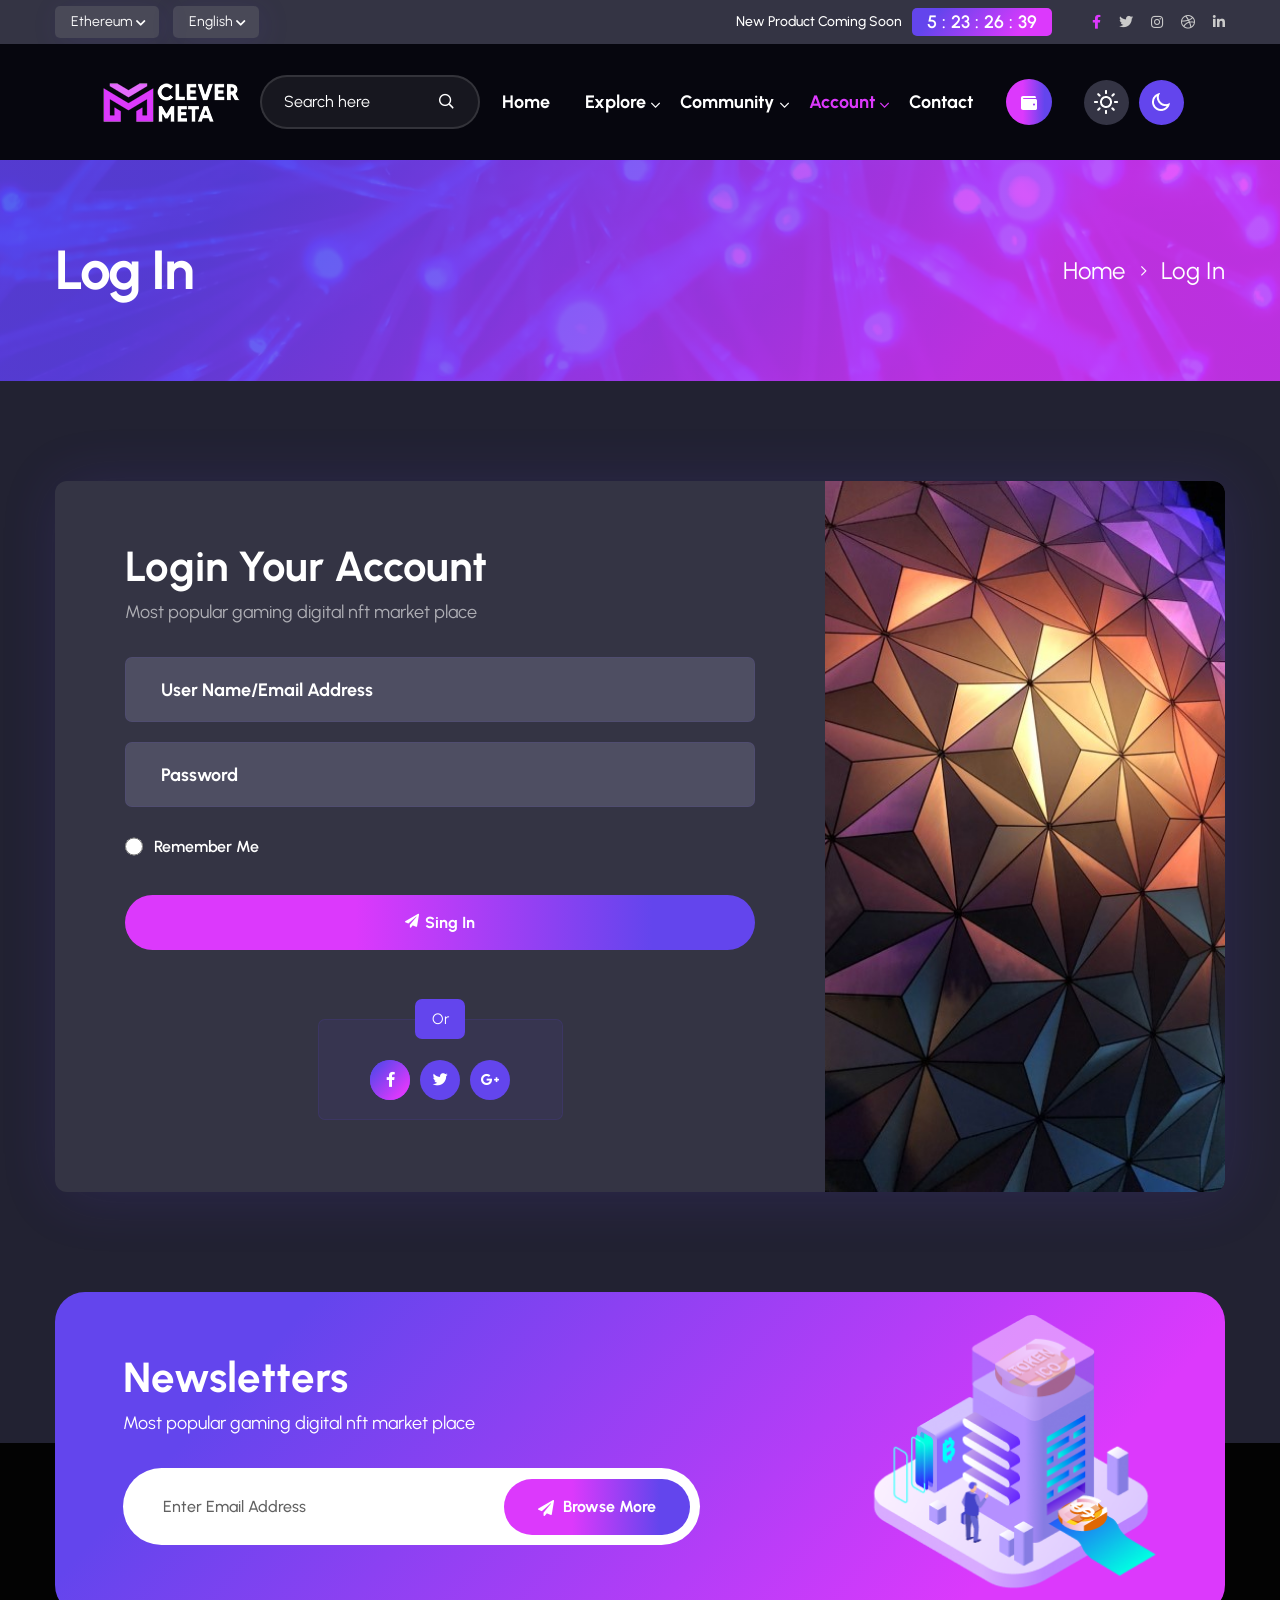
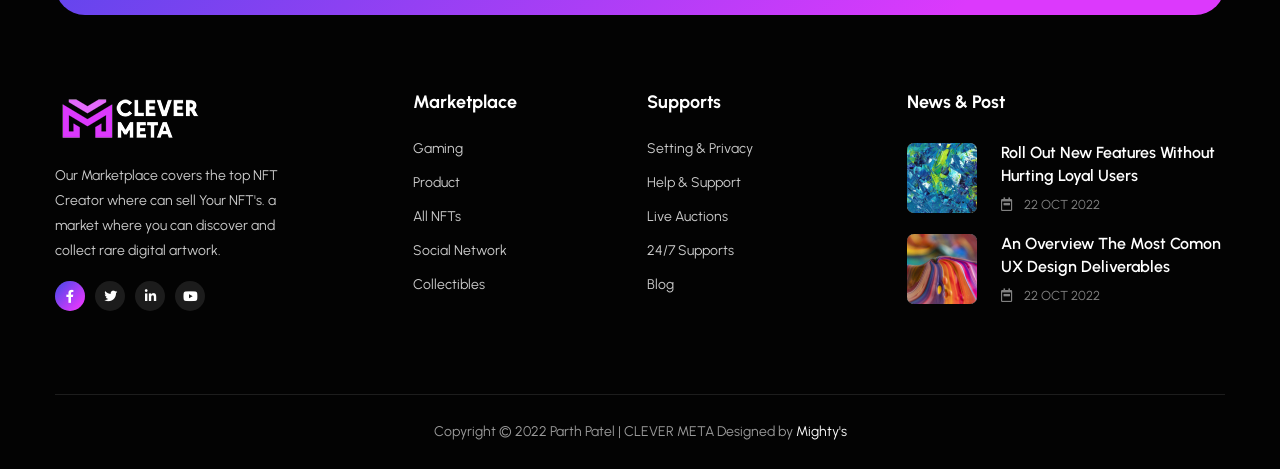
<file: login.html>
<!DOCTYPE html>
<html xmlns="http://www.w3.org/1999/xhtml" xml:lang="en-US" lang="en-US">

<head>
    <!-- Basic Page Needs -->
    <meta charset="utf-8">
    <title>CLEVER META | NFT Marketplace</title>

    <meta name="author" content="parhupatel.com">

    <!-- Mobile Specific Metas -->
    <meta name="viewport" content="width=device-width, initial-scale=1, maximum-scale=1">

    <!-- Theme Style -->
    <link rel="stylesheet" type="text/css" href="assets/css/style.css">

    <!-- Reponsive -->
    <link rel="stylesheet" type="text/css" href="assets/css/responsive.css">

    <!-- Favicon and Touch Icons  -->
    <link rel="shortcut icon" href="assets/icon/Favicon.png">
    <link rel="apple-touch-icon-precomposed" href="assets/icon/Favicon.png">

</head>

<body class="body header-fixed is_dark">

    <!-- preloade -->
    <div class="preload preload-container">
        <div class="preload-logo"></div>
    </div>
    <!-- /preload -->

    <div id="wrapper">
        <div id="page" class="clearfix">

            <div class="topbar">
                <div class="container">
                    <div class="topbar-inner flex">
                        <div class="menu-options flex">
                            <div class="ethereum">
                                <div id="ethereum" class="dropdown">
                                    <a href="#" class="btn-selector nolink">Ethereum</a>
                                    <ul>
                                        <li><span>Ethereum</span></li>
                                        <li><span>Bitski</span></li>
                                        <li><span>Fortmatic</span></li>
                                    </ul>
                                </div>
                            </div>
                            <div class="english">
                                <div id="english" class="dropdown">
                                    <a href="#" class="btn-selector nolink">English</a>
                                    <ul>
                                        <li><span>English</span></li>
                                        <li><span>Hindi</span></li>
                                        <li><span>France</span></li>
                                    </ul>
                                </div>
                            </div>
                        </div>
                        <div class="topbar-right flex">
                            <span>New Product Coming Soon</span>
                            <div class="countdown">
                                <span class="js-countdown" data-timer="516400" data-labels=" :  ,  : , : , "></span>
                            </div>
                            <ul class="socical-icon flex">
                                <li><a href="#" class="active"><i class="fab fa-facebook-f"></i></a></li>
                                <li><a href="#"><i class="fab fa-twitter"></i></a></li>
                                <li><a href="#"><i class="fab fa-instagram"></i></a></li>
                                <li><a href="#"><i class="fab fa-dribbble"></i></a></li>
                                <li><a href="#"><i class="fab fa-linkedin-in"></i></a></li>
                            </ul>
                        </div>
                    </div>
                </div>
            </div>

            <header id="header_main" class="header_1 js-header">
                <div class="container-fluid">
                    <div class="row">
                        <div class="col-md-12">
                            <div class="mobile-button"><span></span></div><!-- /.mobile-button -->
                            <div id="site-header-inner" class="flex">
                                <div id="site-logo" class="clearfix">
                                    <div id="site-logo-inner">
                                        <a href="index.html" rel="home" class="main-logo">
                                            <img id="logo_header" src="assets/images/logo/logo_dark.png"
                                                alt="nft-gaming" width="151" height="45"
                                                data-retina="assets/images/logo/logo_dark@2x.png" data-width="151"
                                                data-height="45">
                                        </a>
                                    </div>
                                </div>
                                <form class="form-search">
                                    <input type="text" placeholder="Search here">
                                    <button><i class="far fa-search"></i></button>
                                </form>

                                <div id="site-menu">
                                    <nav id="main-nav" class="main-nav">
                                        <ul id="menu-primary-menu" class="menu">
                                            <li class="menu-item ">
                                                <a href="index.html">Home</a>

                                            </li>
                                            <li class="menu-item menu-item-has-children">
                                                <a href="#">Explore</a>
                                                <ul class="sub-menu">
                                                    <li class="menu-item"><a href="explore-1.html">Store</a></li>
                                                    <li class="menu-item"><a href="creator.html">Creator</a></li>
                                                    <li class="menu-item"><a href="item.html">Item (Auctions) </a></li>
                                                    <li class="menu-item"><a href="item-details.html">Auctions Details</a>
                                                    </li>
                                                </ul>
                                            </li>

                                            <li class="menu-item menu-item-has-children ">
                                                <a href="#">Community</a>
                                                <ul class="sub-menu">
                                                    <li class="menu-item "><a href="blog.html">Blog</a></li>
                                                    </li>
                                                </ul>
                                            </li>
                                            <li class="menu-item menu-item-has-children current-item">
                                                <a href="#">Account</a>
                                                <ul class="sub-menu">
                                                    <li class="menu-item current-item"><a href="login.html">Login</a></li>
                                                    <li class="menu-item"><a href="register.html">Register</a></li>
                                                    <li class="menu-item"><a href="connect-wallet.html">Wallet Connect</a></li>
                                                    <li class="menu-item"><a href="create-item.html">Create Item</a> </li>
                                                    <li class="menu-item"><a href="author.html">Authors</a></li>
                                                </ul>
                                            </li>
                                            <li class="menu-item ">
                                                <a href="contact.html">Contact</a>
                                            </li>
                                        </ul>
                                    </nav><!-- /#main-nav -->
                                </div>
                                <div class="button-connect-wallet">
                                    <a href="connect-wallet.html" class="sc-button wallet  style-2">
                                        <img src="assets/images/icon/connect-wallet.svg" alt="icon">
                                        <span>Connect Wallet</span>
                                    </a>
                                </div>

                                <div class="mode_switcher">
                                    <h6><span>Dark Mode</span> <strong>Activate</strong></h6>
                                    <a href="#" class="light d-flex align-items-center">
                                        <img src="assets/images/icon/sun.png" alt="">
                                    </a>
                                    <a href="#" class="dark d-flex align-items-center is_active">
                                        <img id="moon_dark" src="assets/images/icon/moon.png" alt="">
                                    </a>
                                </div>
                            </div>
                        </div>
                    </div>
                </div>

            </header>

            <!-- page title -->
            <section class="fl-page-title">
                <div class="overlay"></div>
                <div class="container">
                    <div class="row">
                        <div class="col-md-12">
                            <div class="page-title-inner flex">
                                <div class="page-title-heading">
                                    <h2 class="heading">Log In</h2>
                                </div>
                                <div class="breadcrumbs">
                                    <ul>
                                        <li><a href="index.html">Home</a></li>
                                        <li>Log In</li>
                                    </ul>
                                </div>
                            </div>
                        </div>
                    </div>
                </div>
            </section>

            <section class="tf-section login-page">
                <div class="container">
                    <div class="row">
                        <div class="col-md-12">
                            <div class="form-create-item-content">
                                <div class="form-create-item">
                                    <div class="sc-heading">
                                        <h3>Login Your Account</h3>
                                        <p class="desc">Most popular gaming digital nft market place </p>
                                    </div>
                                    <form id="create-item-1" action="#" method="GET" accept-charset="utf-8">
                                        <input name="user" value="" type="text" placeholder="User Name/Email Address"
                                            required="">
                                        <input name="number" value="" type="password" placeholder="Password"
                                            required="">
                                        <div class="input-group style-2 ">
                                            <div class="btn-check">
                                                <input type="radio" id="html" name="fav_language" value="HTML">
                                                <label for="html">Remember Me</label>
                                            </div>
                                        </div>
                                        <button name="submit" type="submit"
                                            class="sc-button style letter style-2"><span>Sing In</span> </button>
                                    </form>
                                    <div class="other-login">
                                        <div class="text">Or</div>
                                        <div class="widget-social">
                                            <ul>
                                                <li><a href="#" class="active"><i class="fab fa-facebook-f"></i></a>
                                                </li>
                                                <li><a href="#"><i class="fab fa-twitter"></i></a></li>
                                                <li><a href="#"><i class="fab fa-google-plus-g"></i></a></li>
                                            </ul>
                                        </div>
                                    </div>
                                </div>
                                <div class="form-background">
                                    <img src="assets/images/background/img-login.jpg" alt="">
                                </div>
                            </div>
                        </div>
                    </div>
                </div>
            </section>

            <section class="new-letter">
                <div class="container">
                    <div class="new-letter-inner flex">
                        <div class="new-letter-content">
                            <h3 class="heading">Newsletters</h3>
                            <p class="sub-heading">Most popular gaming digital nft market place </p>
                            <div class="form-subcribe">
                                <form id="subscribe-form" action="#" method="GET" accept-charset="utf-8"
                                    class="form-submit">
                                    <input name="email" value="" class="email" type="email"
                                        placeholder="Enter Email Address" required="">
                                    <button name="submit" type="submit" id="submit"
                                        class="sc-button style letter style-2"><span>Browse More</span> </button>
                                </form>
                            </div>
                        </div>
                        <div class="new-letter-img">
                            <img src="assets/images/background/img-newletter.png" alt="Image">
                        </div>
                    </div>
                </div>
            </section>

             <!-- Footer -->
             <footer id="footer" class="clearfix bg-style ">
                <div class="container">
                    <div class="row">
                        <div class="col-lg-3 col-md-6 col-12">
                            <div class="widget widget-logo">
                                <div class="logo-footer" id="logo-footer">
                                    <a href="index.html">
                                        <img id="logo_footer" src="assets/images/logo/logo_dark.png" alt="nft-gaming"
                                            width="151" height="45" data-retina="assets/images/logo/logo_dark@2x.png"
                                            data-width="151" data-height="45">
                                    </a>
                                </div>
                                <p class="sub-widget-logo">Our Marketplace covers the top NFT Creator where
                                    can sell Your NFT's. a market where you can discover
                                    and collect rare digital artwork.</p>
                                <div class="widget-social">
                                    <ul>
                                        <li><a href="#" class="active"><i class="fab fa-facebook-f"></i></a></li>
                                        <li><a href="#"><i class="fab fa-twitter"></i></a></li>
                                        <li><a href="#"><i class="fab fa-linkedin-in"></i></a></li>
                                        <li><a href="#"><i class="fab fa-youtube"></i></a></li>
                                    </ul>
                                </div>
                            </div>
                        </div>
                        <div class="col-lg-2 col-md-6 col-sm-6 col-6">
                            <div class="widget widget-menu menu-marketplace">
                                <h5 class="title-widget">Marketplace</h5>
                                <ul>
                                    <li><a href="item.html">Gaming </a></li>
                                    <li><a href="item.html">Product </a></li>
                                    <li><a href="item.html">All NFTs</a></li>
                                    <li><a href="blog.html">Social Network</a></li>
                                    <li><a href="item.html">Collectibles</a></li>
                                </ul>
                            </div>
                        </div>
                        <div class="col-lg-3 col-md-6 col-sm-6 col-6">
                            <div class="widget widget-menu menu-supports">
                                <h5 class="title-widget">Supports</h5>
                                <ul>
                                    <li><a href="contact.html">Setting & Privacy </a></li>
                                    <li><a href="contact.html">Help & Support </a></li>
                                    <li><a href="item.html">Live Auctions</a></li>
                                    <li><a href="contact.html"> 24/7 Supports</a></li>
                                    <li><a href="blog.html">Blog</a></li>
                                </ul>
                            </div>
                        </div>
                        <div class="col-lg-4 col-md-6 col-sm-12 col-12">
                            <div class="widget widget-post">
                                <h5 class="title-widget">News & Post</h5>
                                <ul class="post-new">
                                    <li>
                                        <div class="post-img">
                                            <img src="assets/images/post/post-recent-new-4.jpg" alt="Post New">
                                        </div>
                                        <div class="post-content">
                                            <h6 class="title"><a href="blog-details.html">Roll Out New Features Without
                                                    Hurting Loyal Users</a></h6>
                                            <a href="blog-details.html" class="post-date"><i
                                                    class="far fa-calendar-week"></i> 22 OCT 2022</a>
                                        </div>
                                    </li>
                                    <li>
                                        <div class="post-img">
                                            <img src="assets/images/post/post-recent-new-5.jpg" alt="Post New">
                                        </div>
                                        <div class="post-content">
                                            <h6 class="title"><a href="blog-details.html">An Overview The Most Comon UX
                                                    Design Deliverables</a></h6>
                                            <a href="blog-details.html" class="post-date"><i
                                                    class="far fa-calendar-week"></i> 22 OCT 2022</a>
                                        </div>
                                    </li>
                                </ul>
                            </div>
                        </div>
                    </div>
                </div>
            </footer><!-- /#footer -->

            <!-- Bottom -->
            <div class="bottom">
                <div class="container">
                    <div class="bottom-inner">
                        Copyright © 2022 Parth Patel | CLEVER META  Designed by <a
                            href="https://parthupatel.me"> Mighty's</a>
                    </div>
                </div>
            </div>

        </div>
        <!-- /#page -->
    </div>
    <!-- /#wrapper -->

    <a id="scroll-top"></a>

    <!-- Javascript -->
    <script src="assets/js/jquery.min.js"></script>
    <script src="assets/js/jquery.easing.js"></script>

    <script src="assets/js/plugin.js"></script>
    <script src="assets/js/jquery-validate.js"></script>
    <script src="assets/js/count-down.js"></script>
    <script src="assets/js/shortcodes.js"></script>
    <script src="assets/js/main.js"></script>
</body>

</html>
</file>
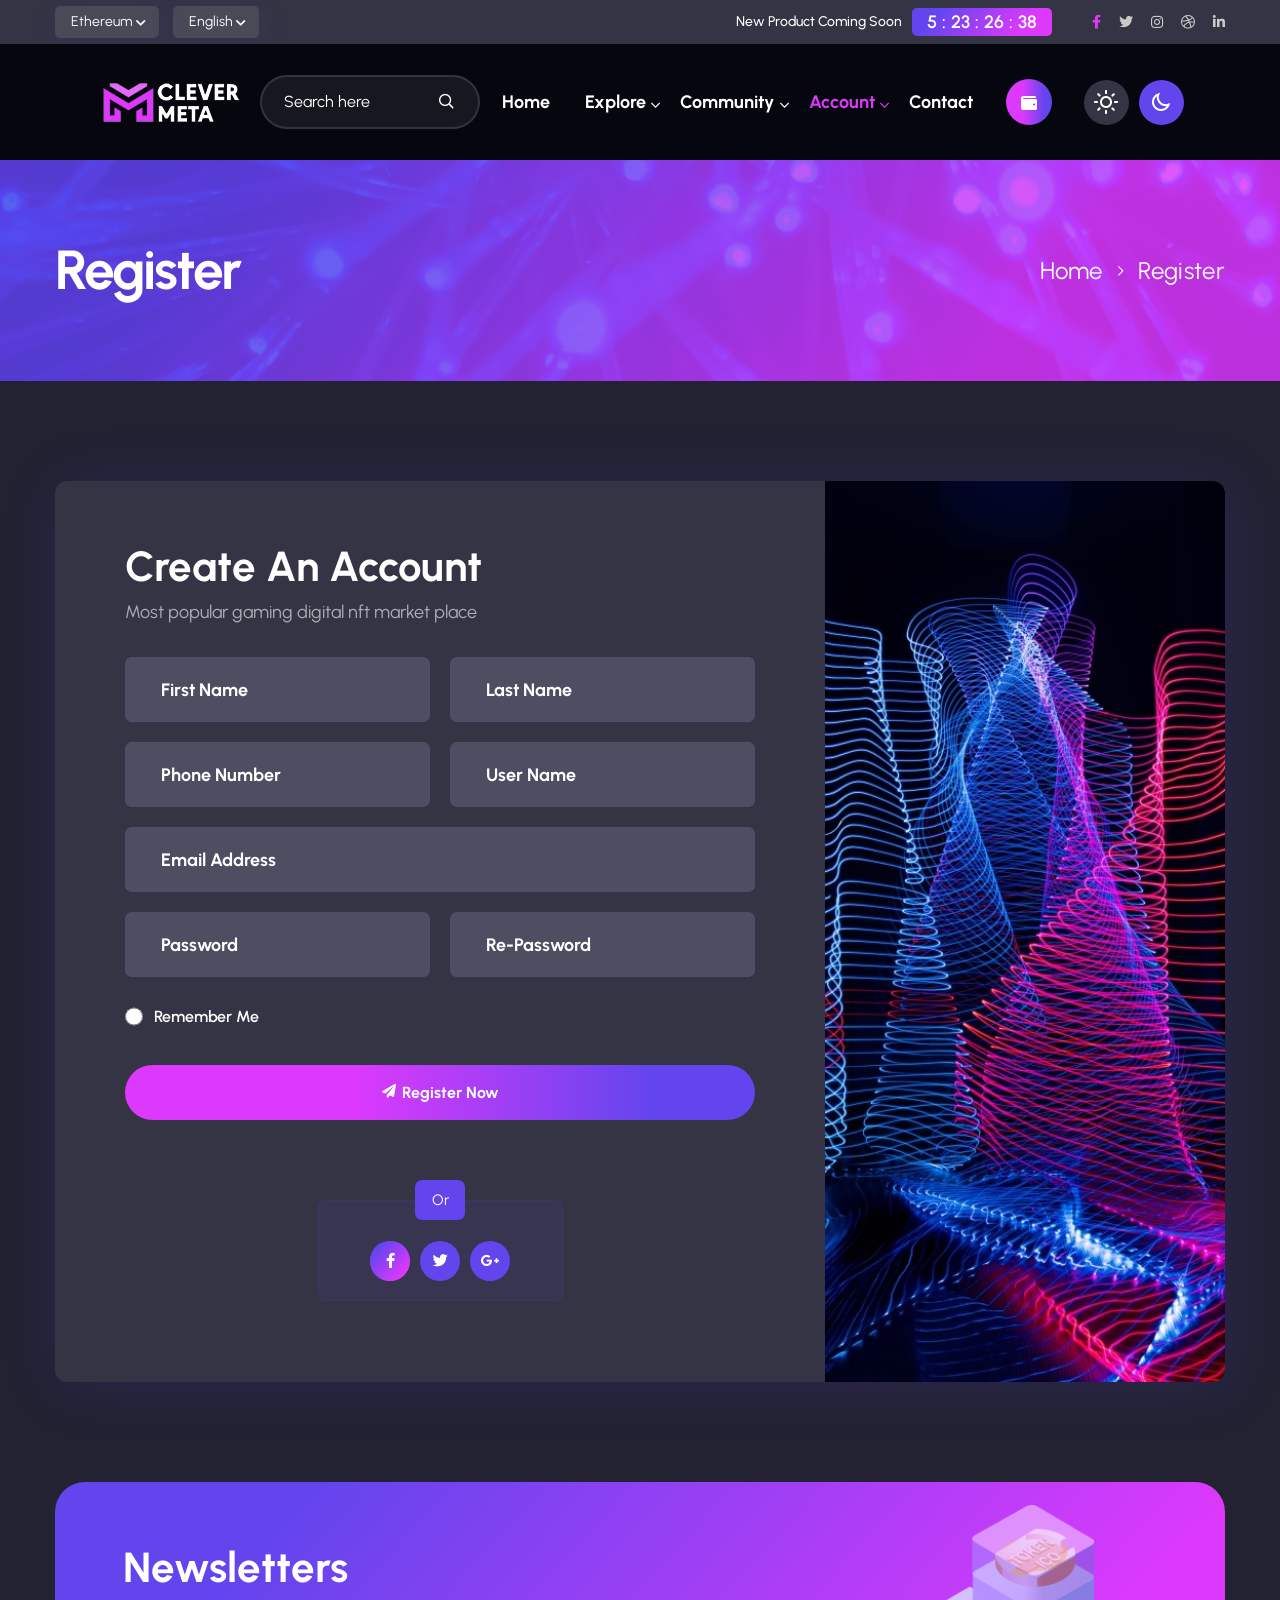
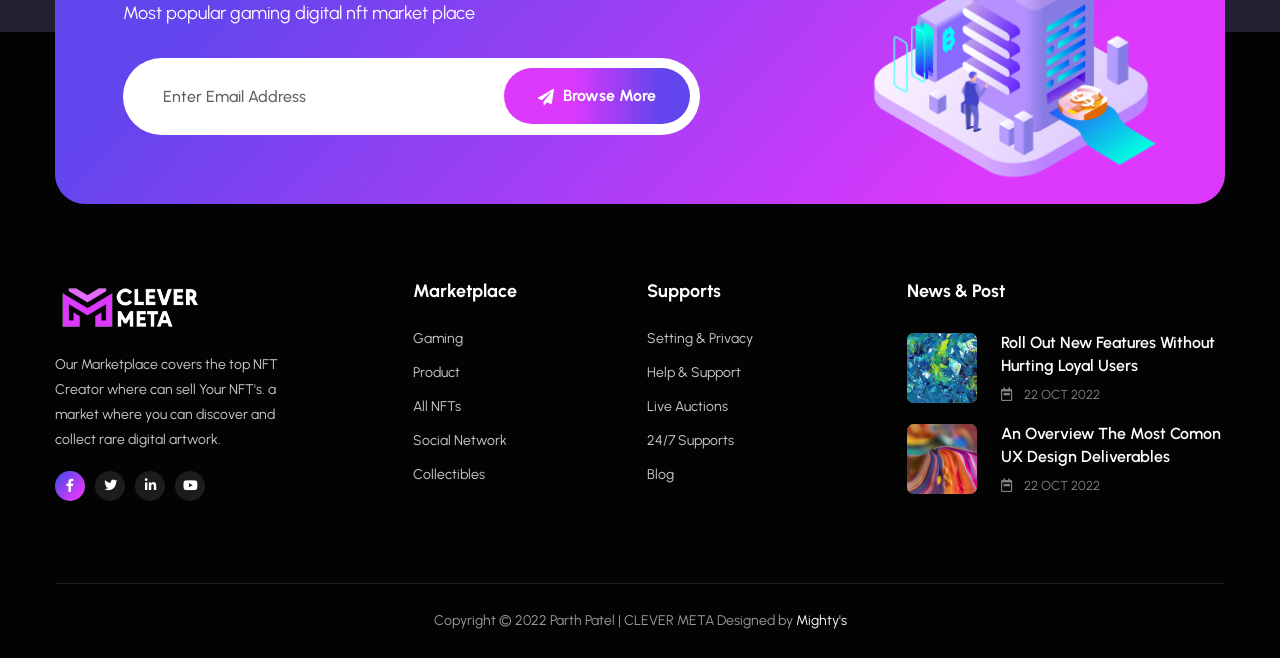
<file: register.html>
<!DOCTYPE html>
<html xmlns="http://www.w3.org/1999/xhtml" xml:lang="en-US" lang="en-US">

<head>
    <!-- Basic Page Needs -->
    <meta charset="utf-8">
    <title>CLEVER META | NFT Marketplace</title>

    <meta name="author" content="parhupatel.com">

    <!-- Mobile Specific Metas -->
    <meta name="viewport" content="width=device-width, initial-scale=1, maximum-scale=1">

    <!-- Theme Style -->
    <link rel="stylesheet" type="text/css" href="assets/css/style.css">

    <!-- Reponsive -->
    <link rel="stylesheet" type="text/css" href="assets/css/responsive.css">

    <!-- Favicon and Touch Icons  -->
    <link rel="shortcut icon" href="assets/icon/Favicon.png">
    <link rel="apple-touch-icon-precomposed" href="assets/icon/Favicon.png">

</head>

<body class="body header-fixed is_dark">

    <!-- preloade -->
    <div class="preload preload-container">
        <div class="preload-logo"></div>
    </div>
    <!-- /preload -->

    <div id="wrapper">
        <div id="page" class="clearfix">

            <div class="topbar">
                <div class="container">
                    <div class="topbar-inner flex">
                        <div class="menu-options flex">
                            <div class="ethereum">
                                <div id="ethereum" class="dropdown">
                                    <a href="#" class="btn-selector nolink">Ethereum</a>
                                    <ul>
                                        <li><span>Ethereum</span></li>
                                        <li><span>Bitski</span></li>
                                        <li><span>Fortmatic</span></li>
                                    </ul>
                                </div>
                            </div>
                            <div class="english">
                                <div id="english" class="dropdown">
                                    <a href="#" class="btn-selector nolink">English</a>
                                    <ul>
                                        <li><span>English</span></li>
                                        <li><span>Hindi</span></li>
                                        <li><span>France</span></li>
                                    </ul>
                                </div>
                            </div>
                        </div>
                        <div class="topbar-right flex">
                            <span>New Product Coming Soon</span>
                            <div class="countdown">
                                <span class="js-countdown" data-timer="516400" data-labels=" :  ,  : , : , "></span>
                            </div>
                            <ul class="socical-icon flex">
                                <li><a href="#" class="active"><i class="fab fa-facebook-f"></i></a></li>
                                <li><a href="#"><i class="fab fa-twitter"></i></a></li>
                                <li><a href="#"><i class="fab fa-instagram"></i></a></li>
                                <li><a href="#"><i class="fab fa-dribbble"></i></a></li>
                                <li><a href="#"><i class="fab fa-linkedin-in"></i></a></li>
                            </ul>
                        </div>
                    </div>
                </div>
            </div>

            <header id="header_main" class="header_1 js-header">
                <div class="container-fluid">
                    <div class="row">
                        <div class="col-md-12">
                            <div class="mobile-button"><span></span></div><!-- /.mobile-button -->
                            <div id="site-header-inner" class="flex">
                                <div id="site-logo" class="clearfix">
                                    <div id="site-logo-inner">
                                        <a href="index.html" rel="home" class="main-logo">
                                            <img id="logo_header" src="assets/images/logo/logo_dark.png"
                                                alt="nft-gaming" width="151" height="45"
                                                data-retina="assets/images/logo/logo_dark@2x.png" data-width="151"
                                                data-height="45">
                                        </a>
                                    </div>
                                </div>
                                <form class="form-search">
                                    <input type="text" placeholder="Search here">
                                    <button><i class="far fa-search"></i></button>
                                </form>

                                <div id="site-menu">
                                    <nav id="main-nav" class="main-nav">
                                        <ul id="menu-primary-menu" class="menu">
                                            <li class="menu-item ">
                                                <a href="index.html">Home</a>

                                            </li>
                                            <li class="menu-item menu-item-has-children">
                                                <a href="#">Explore</a>
                                                <ul class="sub-menu">
                                                    <li class="menu-item"><a href="explore-1.html">Store</a></li>
                                                    <li class="menu-item"><a href="creator.html">Creator</a></li>
                                                    <li class="menu-item"><a href="item.html">Item (Auctions) </a></li>
                                                    <li class="menu-item"><a href="item-details.html">Auctions Details</a>
                                                    </li>
                                                </ul>
                                            </li>

                                            <li class="menu-item menu-item-has-children ">
                                                <a href="#">Community</a>
                                                <ul class="sub-menu">
                                                    <li class="menu-item "><a href="blog.html">Blog</a></li>
                                                    </li>
                                                </ul>
                                            </li>
                                            <li class="menu-item menu-item-has-children current-item">
                                                <a href="#">Account</a>
                                                <ul class="sub-menu">
                                                    <li class="menu-item"><a href="login.html">Login</a></li>
                                                    <li class="menu-item current-item"><a href="register.html">Register</a></li>
                                                    <li class="menu-item"><a href="connect-wallet.html">Wallet Connect</a></li>
                                                    <li class="menu-item"><a href="create-item.html">Create Item</a> </li>
                                                    <li class="menu-item"><a href="author.html">Authors</a></li>
                                                </ul>
                                            </li>
                                            <li class="menu-item ">
                                                <a href="contact.html">Contact</a>
                                            </li>
                                        </ul>
                                    </nav><!-- /#main-nav -->
                                </div>
                                <div class="button-connect-wallet">
                                    <a href="connect-wallet.html" class="sc-button wallet  style-2">
                                        <img src="assets/images/icon/connect-wallet.svg" alt="icon">
                                        <span>Connect Wallet</span>
                                    </a>
                                </div>

                                <div class="mode_switcher">
                                    <h6><span>Dark Mode</span> <strong>Activate</strong></h6>
                                    <a href="#" class="light d-flex align-items-center">
                                        <img src="assets/images/icon/sun.png" alt="">
                                    </a>
                                    <a href="#" class="dark d-flex align-items-center is_active">
                                        <img id="moon_dark" src="assets/images/icon/moon.png" alt="">
                                    </a>
                                </div>
                            </div>
                        </div>
                    </div>
                </div>

            </header>

            <!-- page title -->
            <section class="fl-page-title">
                <div class="overlay"></div>
                <div class="container">
                    <div class="row">
                        <div class="col-md-12">
                            <div class="page-title-inner flex">
                                <div class="page-title-heading">
                                    <h2 class="heading">Register</h2>
                                </div>
                                <div class="breadcrumbs">
                                    <ul>
                                        <li><a href="index.html">Home</a></li>
                                        <li>Register</li>
                                    </ul>
                                </div>
                            </div>
                        </div>
                    </div>
                </div>
            </section>

            <section class="tf-section login-page register-page">
                <div class="container">
                    <div class="row">
                        <div class="col-md-12">
                            <div class="form-create-item-content">
                                <div class="form-create-item">
                                    <div class="sc-heading">
                                        <h3>Create An Account</h3>
                                        <p class="desc">Most popular gaming digital nft market place </p>
                                    </div>
                                    <form id="create-item-1" action="#" method="GET" accept-charset="utf-8">
                                        <div class="input-group">
                                            <input name="name" value="" type="text" placeholder="First Name"
                                                required="">
                                            <input name="name" value="" type="text" placeholder="Last Name" required="">
                                        </div>
                                        <div class="input-group">
                                            <input name="phone" value="" type="text" placeholder="Phone Number"
                                                required="">
                                            <input name="name" value="" type="text" placeholder="User Name" required="">
                                        </div>
                                        <input name="email" value="" type="email" placeholder="Email Address"
                                            required="">
                                        <div class="input-group">
                                            <input name="password" value="" type="password" placeholder="Password"
                                                required="">
                                            <input name="password" value="" type="password" placeholder="Re-Password"
                                                required="">
                                        </div>
                                        <div class="input-group style-2 ">
                                            <div class="btn-check">
                                                <input type="radio" id="html" name="fav_language" class="mg-bt-0"
                                                    value="HTML">
                                                <label for="html">Remember Me</label>
                                            </div>
                                        </div>
                                        <button name="submit" type="submit"
                                            class="sc-button style letter style-2"><span>Register Now</span> </button>
                                    </form>
                                    <div class="other-login">
                                        <div class="text">Or</div>
                                        <div class="widget-social">
                                            <ul>
                                                <li><a href="#" class="active"><i class="fab fa-facebook-f"></i></a>
                                                </li>
                                                <li><a href="#"><i class="fab fa-twitter"></i></a></li>
                                                <li><a href="#"><i class="fab fa-google-plus-g"></i></a></li>
                                            </ul>
                                        </div>
                                    </div>
                                </div>
                                <div class="form-background">
                                    <img src="assets/images/background/img-register.jpg" alt="">
                                </div>
                            </div>
                        </div>
                    </div>
                </div>
            </section>

            <section class="new-letter">
                <div class="container">
                    <div class="new-letter-inner flex">
                        <div class="new-letter-content">
                            <h3 class="heading">Newsletters</h3>
                            <p class="sub-heading">Most popular gaming digital nft market place </p>
                            <div class="form-subcribe">
                                <form id="subscribe-form" action="#" method="GET" accept-charset="utf-8"
                                    class="form-submit">
                                    <input name="email" value="" class="email" type="email"
                                        placeholder="Enter Email Address" required="">
                                    <button name="submit" type="submit" id="submit"
                                        class="sc-button style letter style-2"><span>Browse More</span> </button>
                                </form>
                            </div>
                        </div>
                        <div class="new-letter-img">
                            <img src="assets/images/background/img-newletter.png" alt="Image">
                        </div>
                    </div>
                </div>
            </section>

             <!-- Footer -->
             <footer id="footer" class="clearfix bg-style ">
                <div class="container">
                    <div class="row">
                        <div class="col-lg-3 col-md-6 col-12">
                            <div class="widget widget-logo">
                                <div class="logo-footer" id="logo-footer">
                                    <a href="index.html">
                                        <img id="logo_footer" src="assets/images/logo/logo_dark.png" alt="nft-gaming"
                                            width="151" height="45" data-retina="assets/images/logo/logo_dark@2x.png"
                                            data-width="151" data-height="45">
                                    </a>
                                </div>
                                <p class="sub-widget-logo">Our Marketplace covers the top NFT Creator where
                                    can sell Your NFT's. a market where you can discover
                                    and collect rare digital artwork.</p>
                                <div class="widget-social">
                                    <ul>
                                        <li><a href="#" class="active"><i class="fab fa-facebook-f"></i></a></li>
                                        <li><a href="#"><i class="fab fa-twitter"></i></a></li>
                                        <li><a href="#"><i class="fab fa-linkedin-in"></i></a></li>
                                        <li><a href="#"><i class="fab fa-youtube"></i></a></li>
                                    </ul>
                                </div>
                            </div>
                        </div>
                        <div class="col-lg-2 col-md-6 col-sm-6 col-6">
                            <div class="widget widget-menu menu-marketplace">
                                <h5 class="title-widget">Marketplace</h5>
                                <ul>
                                    <li><a href="item.html">Gaming </a></li>
                                    <li><a href="item.html">Product </a></li>
                                    <li><a href="item.html">All NFTs</a></li>
                                    <li><a href="blog.html">Social Network</a></li>
                                    <li><a href="item.html">Collectibles</a></li>
                                </ul>
                            </div>
                        </div>
                        <div class="col-lg-3 col-md-6 col-sm-6 col-6">
                            <div class="widget widget-menu menu-supports">
                                <h5 class="title-widget">Supports</h5>
                                <ul>
                                    <li><a href="contact.html">Setting & Privacy </a></li>
                                    <li><a href="contact.html">Help & Support </a></li>
                                    <li><a href="item.html">Live Auctions</a></li>
                                    <li><a href="contact.html"> 24/7 Supports</a></li>
                                    <li><a href="blog.html">Blog</a></li>
                                </ul>
                            </div>
                        </div>
                        <div class="col-lg-4 col-md-6 col-sm-12 col-12">
                            <div class="widget widget-post">
                                <h5 class="title-widget">News & Post</h5>
                                <ul class="post-new">
                                    <li>
                                        <div class="post-img">
                                            <img src="assets/images/post/post-recent-new-4.jpg" alt="Post New">
                                        </div>
                                        <div class="post-content">
                                            <h6 class="title"><a href="blog-details.html">Roll Out New Features Without
                                                    Hurting Loyal Users</a></h6>
                                            <a href="blog-details.html" class="post-date"><i
                                                    class="far fa-calendar-week"></i> 22 OCT 2022</a>
                                        </div>
                                    </li>
                                    <li>
                                        <div class="post-img">
                                            <img src="assets/images/post/post-recent-new-5.jpg" alt="Post New">
                                        </div>
                                        <div class="post-content">
                                            <h6 class="title"><a href="blog-details.html">An Overview The Most Comon UX
                                                    Design Deliverables</a></h6>
                                            <a href="blog-details.html" class="post-date"><i
                                                    class="far fa-calendar-week"></i> 22 OCT 2022</a>
                                        </div>
                                    </li>
                                </ul>
                            </div>
                        </div>
                    </div>
                </div>
            </footer><!-- /#footer -->

            <!-- Bottom -->
            <div class="bottom">
                <div class="container">
                    <div class="bottom-inner">
                        Copyright © 2022 Parth Patel | CLEVER META  Designed by <a
                            href="https://parthupatel.me"> Mighty's</a>
                    </div>
                </div>
            </div>

        </div>
        <!-- /#page -->
    </div>
    <!-- /#wrapper -->

    <a id="scroll-top"></a>

    <!-- Javascript -->
    <script src="assets/js/jquery.min.js"></script>
    <script src="assets/js/jquery.easing.js"></script>

    <script src="assets/js/plugin.js"></script>
    <script src="assets/js/count-down.js"></script>
    <script src="assets/js/jquery-validate.js"></script>
    <script src="assets/js/shortcodes.js"></script>
    <script src="assets/js/main.js"></script>
</body>

</html>
</file>
<file: assets/css/responsive.css>
/* Media Queries
-------------------------------------------------------------- */
@media only screen and (max-width: 1745px) {
    .mode_switcher h6 {
        display: none;
    }
    .header_1 .form-search {
        margin-right: 2%;
    }
    .header_1 .header_avatar .avatar_popup {
        left: -100px;
    }
    
    .header_1 .header_avatar .avatar_popup:before {
        left: 38%;
    }
    .slider-inner {
        padding: 60px 10% 78px 10%;
    }
    .slider-inner.home-2 {
        padding-left: 10%;
        padding-right: 10%;
    }
    .slider-inner.style-2.home-2 {
        padding-left: 0%;
        padding-right: 0%;
    }
}

@media only screen and (max-width: 1540px) {
    #main-nav>ul>li {
        float: left;
        padding: 26px 10px;
    }
    .swiper-container.latest-coll.style-2 {
        width: 100%;
    }
    .tf-col-item {
        width: 22.5% !important;
    }
    .tf-col-itemx2 {
        width: 47.6% !important;
    }
}

@media only screen and (max-width: 1450px) {
    .button-connect-wallet,
    .header_1 .form-search,
    .header_1 #site-logo {
        margin-right: 1%;
    }

}


@media only screen and (max-width: 1366px) {
    .blog-details .meta,
    .wg-drop-category .dropdown>a,
    .item-details-page .bid-history-list .content {
        width: 100%;
    }
    .wg-drop-category .dropdown {
        margin-right: 15px;
    }
    .blog-details .meta {
        margin-left: 0;
    }
    .blog-details .post-content,
    .widget-post.style-3 .post-content {
        margin: 0;
    }
    #create-item-1 .input-group.style-2  {
        padding: 0;
    }
    .block-quote {
        margin-left: 0;
        margin-right: 0;
    }
    .block-quote,
    .widget-post.item.style-2,
    .wg-comments.item,
    .widget.item,
    .widget-post.item.style-3 {
        padding: 20px;
    }
    .live-autions .sc-product-item.style-7 {
        padding: 30px;
    }
    .block-quote,
    .post-details {
        margin: 20px 0;
    }
    .sc-wallet .content,
    .sc-product-item.style-3,
    .sc-product-item.style-4 {
        padding: 15px;
    }
    .post-details,
    .item-details-page .item-media .media {
        margin-bottom: 40px;
    }
    .wg-post-comments .name-wrap,
     .wg-post-comments .email-wrap {
        width: 47%;
    }
    .widget-post.style-3 .post-new li,
    .live-autions .sc-product-item.style-7 {
        align-items: center;
    }
    .wg-tags ul li {
        padding: 7px 15px;
    }
    .button-connect-wallet {
        width: 55px;
    }
    .live-autions .sc-product-item.style-7 .product-img {
        width: 50%;
    }
    .sc-button.wallet {
        padding:15px;
        border-radius: 50%;
    }
    .sc-button.wallet span {
        display: none;
    }
    .sc-button.wallet img {
        margin-top: 0;
    }
    .sc-author-card .card-media img {
        height: 100%;
        object-fit: cover;
    }
    .sc-contact-infor {
        padding: 40px 30px;
    }
    .sc-product-item.style-3 .product-img .sc-button.style  {
        width: 90%;
    }
    .seclect-box .sc-button {
        width: 150px;
    }
    .item-details-page .content-item  {
        padding-left: 20px;
    }
    .item-details-page .author-bid .author-item:first-child  {
        margin-right: 20px;
    }
    .slider-inner.home-2 {
        padding-left: 7%;
        padding-right: 7%;
    }
    .slider-inner {
        padding: 60px 7% 78px 7% ;
    }
    .slider .swiper-button-next,
    .slider .swiper-button-prev {
        display: none;
    }
    .slider-inner.style-2 .slider-content {
        padding-top: 0;
    }
}

@media only screen and (max-width: 1200px) {
    .form-search {
        display: none;
    }

    .tf-col-3 {
        width: 23% !important;
    }
    
    .tf-col-6 {
        width: 70% !important;
    }

    .login-page .form-create-item-content .form-background {
        flex-shrink: unset;
    }

    .slider-inner {
        padding: 125px 5% 125px 5% ;
    }

    .slider-inner.style-2.home-2 {
        padding: 66px 0 ;
    }
    .slider-inner.home-2 {
        padding: 120px 5%;
    }

    .slider-inner.style-2.home-1 {
        padding: 60px 0% 78px 0% ;
    }

    .slider-inner .slider-content {
        width: 100%;
        padding-top: 0;
    }
    .sc-author.style-2 {
        margin-bottom: 30px !important;
    }
    .slider-inner.home-1 {
        padding: 85px 5%;
    }
    .slider-inner.home-2 {
        padding: 66px 5%;
    }
}

@media only screen and (max-width: 1024px) {
    .slider-inner.home-1 {
        padding: 69px 5%;
    }
    .item-details-page .content-item {
        padding-left: 0px;
    }
}

@media only screen and (max-width: 991px) {
    .widget-post .post-img {
        margin-right: 30px;
    }
    #footer .widget {
        margin-bottom: 30px;
    }
    .wg-post-comments {
        margin-bottom: 60px;
    }
    .box-hide {
        display: none;
    }

    .widget-social.style-2,
    .widget-post,
    .widget-menu {
        padding-left: 0;
    }
    .header_1 .form-search,
    .mobile-button {
        display: block;
    }
    .header_1 #site-header-inner {
        justify-content: left;
    }
    .header_1 #site-logo {
        width: 50%;
    }
    .mode_switcher {
        margin-right: 35px;
    }
    .sc-product-item {
        margin-bottom: 50px;
    }

    .latest-coll .sc-product-item,
    .live-auc .sc-product-item {
        margin-bottom: 0px;
    }
    .tf-col-item,
    .tf-col-3 {
        width: 30% !important;
    }
    .tf-col-itemx2,
    .tf-col-6 {
        width: 65% !important;
    }

    .sc-heading.style-2 .content-left {
        width: 70%;
    }

    .sc-author-card.style-2:hover, .sc-author-card.style-2.active {
        margin-bottom: 30px;
    }
    .sc-author-card.style-2 {
        margin-bottom: 147px;
    }
    .form-create-item,
    .login-page .form-create-item {
        padding: 50px 30px;
    }
    .new-letter-inner.style-2,
    .new-letter-inner {
        padding: 59px 30px 26px 36px;
    }
    .new-letter-img .form-subcribe input {
        padding-right: 140px;
    }
    .new-letter-img .form-subcribe button {
        padding: 14px;
    }
    .sc-author.style-2 .button-follow {
        right: -10px;
    }
    .wg-drop-category .dropdown>a:after {
        right: 10px;
    }
    .wg-drop-category .dropdown>a {
        padding: 11.5px 10px;
    }
    .seclect-box .sc-button {
        width: 100px;
    }
    .seclect-box {
        padding: 15px;
    }
    .slider-inner.style-2 .slider-content .button-slider .sc-button.btn-bordered-white,
    .slider-inner .slider-content .button-slider .sc-button.btn-bordered-white {
        padding: 15px 23px;
    }
    .slider-inner .slider-content .heading {
        font-size: 60px;
    }
    .slider-inner .slider-content .sub-heading {
        font-size: 16px;
    }
    .slider-inner.style-2 .slider-content {
        width: 75%;
    }
    .slider .swiper-slide-active .style-2 .slider-img .img-left img {
        margin-bottom: 20px;
    }
    .slider .swiper-slide-active .style-2 .slider-img .img-right {
        margin-left: 20px;
    }
    .sc-category.pl-40,
    .sc-category.pl-19 {
        padding-left: 0 !important;
    }
    .sc-wallet.style-2 {
        margin-bottom: 80px;
    }
    .best-seller-inner .sc-author {
        margin-bottom: 30px;
    }
    .category-inner, 
    .best-seller-inner {
        padding: 100px 50px;
    }

    .slider-inner.home-1 {
        padding: 66px 5%;
    }
    .slider-inner.home-2 {
        padding: 66px 5%;
    }
    .swiper-slide .sc-product-item {
        margin-bottom: 0 !important;
    }
    .auctions-page .swiper-slide .sc-product-item.style-6 {
        margin-bottom: 48px !important; 
    }
}

@media only screen and (max-width: 767px) {
    .wg-post-comments,
    .post-author.style-2 {
        padding: 40px 20px;
    }
    .slider-inner.style-2 .slider-content,
    .wg-post-comments .name-wrap,
     .wg-post-comments .email-wrap,
     .widget-post.style-2 .post-new li,
     .wg-post-comments button,
     .sc-heading.style-2 .content-left,
     .sc-heading.style-2 .content-right,
     .live-autions .sc-product-item.style-7 .product-img {
        width: 100%;
    }
    .sc-heading.style-2 .content-left .inner p {
        margin: 0;
    }
    .item-details-page .content-item {
        padding-left: 0;
    }
    .post-details,
    .widget-post.style-2 .post-new,
    .widget-menu.menu-marketplace.style-2 ul,
    .form-create-item-content,
    #create-item-1 .input-group,
    .page-title-inner,
    .sc-heading.style-2,
    .sc-heading.style-2 .content-left,
    .item-details-page .author-bid,
    .wg-post-comments .text-wrap {
        display: block;
    }
    .slider-inner .slider-img,
    .swiper-button-next,
    .swiper-button-prev {
        display: none;
    }
    .post-details .details-left,
    .widget-post.item.style-2,
    .post-author.style-2,
    .widget,
    .sc-author-card.style-2,
    .sc-contact-infor,
    .page-title-heading .heading   {
        margin-bottom: 30px;
    }
    #create-item-1 .input-group input:first-child,
    .login-page.register-page .input-group input:first-child,
    .login-page.register-page #create-item-1 .input-group input,
    .item-details-page .author-bid .author-item:first-child {
        margin-bottom: 20px ;
    }
    .widget-post.style-2 .post-new li,
    .wg-themesflat-pagination ul li,
    .wg-drop-category .dropdown  {
        margin-bottom: 15px;
    }
    .widget-post.style-2 .post-new li:last-child,
    #create-item-1 .input-group.style-2 input,
    .login-page.register-page #create-item-1 .input-group,
    .mg-bt-0-mb {
        margin-bottom: 0;
    }
    .post-author h4,
    blockquote h4 {
        font-size: 19px;
    }
    .blog-details .meta .date {
        margin: 0 15px;
        padding: 0 15px;
    }
    .slider .swiper-pagination,
    .topbar-right > span,
    .form-create-item-content .form-background {
        display: none;
    }
    .page-title-inner,
    .sc-heading.style-2 .content-left,
    .sc-heading.style-2 .content-right,
    .item-details-page .item-media .countdown {
        text-align: center;
    }
    .sc-heading.style-2 .content-left .group {
        justify-content: center;
    }
    .new-letter-inner,
    .seclect-box {
        flex-wrap: wrap;
        justify-content: center;
        padding-left: 30px;
        padding-right: 30px;
    }
    .style-2 .new-letter-content ,  
    .style-2 .new-letter-img,
    .new-letter-content,
    .new-letter-img {
        width: 100%;
    }

    .sc-product-item.style-3 .product-img .sc-button.style  {
        width: 70%;
    }

    .sc-wallet,
    .sc-wallet.mg-bt-0 {
        margin-bottom: 90px !important;
    }

    .tf-section.connect-wallet {
        padding-bottom: 10px;
    }
    .contact-page .sc-heading h3 {
        font-size: 35px;
    }
    .page-title-heading .heading {
        font-size: 45px;
    }
    .wg-drop-category .dropdown {
        margin-right: 0;
    }

    .seclect-box .sc-button {
        width: 150px;
    }

    .countdown.style-2 .countdown__item {
        width: 65px;
    height: 65px;
    }
    .item-details-page .item-media {
        padding-top: 110px;
    }
    .item-details-page .list-details-item .name,
    .item-details-page .list-details-item .price {
        margin-right: 20px;
    }
    .sc-category {
        margin-bottom: 30px !important;
    }
    .new-letter-inner.style-2 {
        padding: 30px;
    }
    .sc-heading.style-2 .content-right .dropdown {
        margin: 0 auto;
        float: none;
        margin-top: 15px;
    }
    .wg-drop-category .dropdown {
        margin-right: 0;
        width: 47%;
    }
    .seclect-box {
        padding-left: 15px;
        padding-right: 15px;
    }
    .wg-drop-category #all-items,
    .wg-drop-category #buy {
        margin-right: 10px;
    }

    .wg-drop-category .dropdown ul.show {
        position: relative;
    }
    .slider-inner.home-2 {
        padding: 35px 5%;
    }
    .sc-wallet.end,
    .sc-author.style-2.end,
    .end {
        margin-bottom: 0 !important;
    }
    .category-inner, 
    .best-seller-inner {
        padding-left: 15px;
        padding-right: 15px;
    }
    .wg-themesflat-pagination {
        margin-top: 50px;
    }
}

@media only screen and (max-width: 600px) {
    .menu-options,
    .header_1 .form-search {
        display: none;
    }
    .header_1 #site-logo {
        width: 60%;
    }
    .sc-button.wallet {
        padding: 15px 15px;
    }
    .mode_switcher a {
        width: 35px;
        height: 35px;
        min-width: 35px;
    }

    .sc-product-item.style-7 {
        padding: 54px 15px 35px 15px;
    }
    .tf-col-item,
    .tf-col-itemx2,
    .tf-col-3,
    .tf-col-6 {
        width: 100% !important;
    }

    .slider-inner.style-2 .slider-content .button-slider .sc-button.btn-bordered-white,
    .slider-inner .slider-content .button-slider .sc-button.btn-bordered-white {
        padding: 13px 19px;
    }
    .header_1 .header_avatar .avatar_popup .menu-options ,
    .sc-product-item.style-4 .product-img {
        display: block;
    }
    .sc-product-item.style-4 .product-img .img-left {
        text-align: center;
        margin-bottom: 15px;
    }
    .sc-product-item.style-4 .product-img .img-left img {
        width: 77%;
    }
    .sc-product-item.style-4 .product-img .img-right {
        display: flex;
    }
    .sc-product-item.style-3 {
        padding: 30px;
    }
}

@media only screen and (max-width: 400px) {
    .new-letter-img .form-subcribe button,
    .new-letter-content .form-subcribe button {
        padding: 10px 8px;
    }
    .new-letter-img .form-subcribe input,
    .new-letter-content .form-subcribe input {
        border-radius: 45px;
        padding: 15px 116px 14px 9px;
        font-size: 14px;
    }
    .new-letter-img .form-subcribe button span,
    .new-letter-content .form-subcribe button span {
        font-size: 12px;
        padding-left: 25px;
    }
    .new-letter-img .form-subcribe button span::before,
    .new-letter-content .form-subcribe button span::before {
        font-size: 12px;
        top: -2px;
    }
    .sc-product-item.style-7 {
        display: block;
    }
    .sc-product-item.style-7 .product-img,
    .sc-product-item.style-7 .product-content {
        width: 100%;
        margin-right: 0;
    }

}
</file>
<file: assets/css/style.css>
@import "ntfs.css";
@import "shortcodes.css";
@import "responsive.css";
@import "animate.css";
@import "jquery.fancybox.min.css";
@import "font-awesome.css";
@import "swiper-bundle.min.css";
@import url('https://fonts.googleapis.com/css2?family=Urbanist:ital,wght@0,100;0,200;0,300;0,400;0,500;0,600;0,700;0,800;0,900;1,100;1,200;1,300;1,400;1,500;1,600;1,700;1,800;1,900&display=swap');
@import "bootstrap.css";
html,
body,
div,
span,
applet,
object,
iframe,
h1,
h2,
h3,
h4,
h5,
h6,
p,
blockquote,
pre,
a,
abbr,
acronym,
address,
big,
cite,
code,
del,
dfn,
em,
img,
ins,
kbd,
q,
s,
samp,
small,
strike,
strong,
sub,
sup,
tt,
var,
b,
u,
i,
center,
dl,
dt,
dd,
ol,
ul,
li,
fieldset,
form,
label,
legend,
table,
caption,
tbody,
tfoot,
thead,
tr,
th,
td,
article,
aside,
canvas,
details,
embed,
figure,
figcaption,
footer,
header,
hgroup,
menu,
nav,
output,
ruby,
section,
summary,
time,
mark,
audio,
video {
    margin        : 0;
    padding       : 0;
    border        : 0;
    outline       : 0;
    font-size     : 100%;
    font          : inherit;
    vertical-align: baseline;
    font-family   : inherit;
    font-size     : 100%;
    font-style    : inherit;
    font-weight   : inherit;
}

article,
aside,
details,
figcaption,
figure,
footer,
header,
hgroup,
menu,
nav,
section {
    display: block
}

html {
    font-size               : 62.5%;
    overflow-y              : scroll;
    -webkit-text-size-adjust: 100%;
    -ms-text-size-adjust    : 100%;
}

*,
*:before,
*:after {
    -webkit-box-sizing: border-box;
    -moz-box-sizing   : border-box;
    box-sizing        : border-box;
}

body {
    background : var(--bg-body);
    line-height: 1;
    padding-right: 0 !important;
}

article,
aside,
details,
figcaption,
figure,
footer,
header,
main,
nav,
section {
    display: block
}

ol,
ul {
    list-style: none
}

table {
    border-collapse: collapse;
    border-spacing : 0;
}

caption,
th,
td {
    font-weight: normal;
    text-align : left;
}

blockquote:before,
blockquote:after,
q:before,
q:after {
    content: '';
    content: none;
}

blockquote,
q {
    quotes: none
}

a img {
    border: 0
}

img {
    max-width: 100%;
    height   : auto;
}

select {
    max-width: 100%
}

/* General
-------------------------------------------------------------- */

body,
button,
input,
select,
textarea {
    font-family            : 'Urbanist', sans-serif;
    color                  : var(--color-1);
    -webkit-font-smoothing : antialiased;
    -moz-osx-font-smoothing: grayscale;
    text-rendering         : optimizeLegibility;
    overflow-x             : hidden;
    overflow-y             : auto;
    font-size: 15px;
}

img {
    height                : auto;
    max-width             : 100%;
    vertical-align        : middle;
    -ms-interpolation-mode: bicubic
}

p {
    font-weight: 400;
    font-size  : 14px;
    line-height: 28px;
    color      : var(--color-2);
}

strong,
b,
cite {
    font-weight: bold;
}

dfn,
cite,
em,
i {
    font-style: italic;
}

abbr,
acronym {
    border-bottom: 1px dotted #e0e0e0;
    cursor       : help;
}

mark,
ins {
    text-decoration: none;
}

sup,
sub {
    font-size     : 75%;
    height        : 0;
    line-height   : 0;
    position      : relative;
    vertical-align: baseline;
}

small {
    font-size: 75%;
}

big {
    font-size: 125%;
}

address {
    font-style: italic;
    margin    : 0 0 20px;
}

code,
kbd,
tt,
var,
samp,
pre {
    margin         : 20px 0;
    padding        : 4px 12px;
    background     : #f5f5f5;
    border         : 1px solid #e0e0e0;
    overflow-x     : auto;
    -webkit-hyphens: none;
    -moz-hyphens   : none;
    hyphens        : none;
    border-radius  : 0;
    height         : auto;
}


/* Elements
-------------------------------------------------------------- */

html {
    -webkit-box-sizing: border-box;
    -moz-box-sizing   : border-box;
    box-sizing        : border-box;
}

*,
*:before,
*:after {
    -webkit-box-sizing: inherit;
    -moz-box-sizing   : inherit;
    box-sizing        : inherit;
}

hr {
    margin-bottom: 20px;
    border       : dashed 1px #ccc;
}


/* List */

ul,
ol {
    padding: 0;
}

ul {
    list-style: disc;
}

ol {
    list-style: decimal;
}

li>ul,
li>ol {
    margin-bottom: 0;
}

li {
    list-style: none;
}

ul li,
ol li {
    padding: 0.1em 0;
}

dl,
dd {
    margin: 0 0 20px;
}

dt {
    font-weight: bold;
}

del,
.disable {
    text-decoration: line-through;
    filter         : alpha(opacity=50);
    opacity        : 0.5;
}


/* Table */

table,
th,
td {
    border: 1px solid #343444;
}

table {
    border-collapse: separate;
    border-spacing : 0;
    border-width   : 1px 0 0 1px;
    margin         : 0 0 30px;
    table-layout   : fixed;
    width          : 100%;
}

caption,
th,
td {
    font-weight: normal;
    text-align : left;
}

th {
    border-width: 0 1px 1px 0;
    font-weight : bold;
}

td {
    border-width: 0 1px 1px 0;
}

th,
td {
    padding: 8px 12px;
}

/* Media */

embed,
object,
video {
    margin-bottom : 20px;
    max-width     : 100%;
    vertical-align: middle;
}

p>embed,
p>iframe,
p>object,
p>video {
    margin-bottom: 0;
}

/* Forms
-------------------------------------------------------------- */
/* Fixes */

button,
input {
    line-height: normal;
}

button,
input,
select,
textarea {
    font-size     : 100%;
    line-height   : inherit;
    margin        : 0;
    vertical-align: baseline;
}

input,
textarea,
select {
    font-size       : 14px;
    max-width       : 100%;
    background-image: -webkit-linear-gradient(rgba(255, 255, 255, 0), rgba(255, 255, 255, 0));
    /* Removing the inner shadow on iOS inputs */
}

textarea {
    overflow      : auto;
    /* Removes default vertical scrollbar in IE6/7/8/9 */
    vertical-align: top;
    /* Improves readability and alignment in all browsers */
}

input[type="checkbox"] {
    display: inline;
}

button,
input[type="button"],
input[type="reset"],
input[type="submit"] {
    line-height       : 1;
    cursor            : pointer;
    -webkit-appearance: button;
    border            : 0;
}

input[type="checkbox"],
input[type="radio"] {
    padding       : 0;
    width         : 18px;
    height        : 18px;
    margin-right  : 11px;
    cursor        : pointer;
    vertical-align: sub;
    /* Addresses excess padding in IE8/9 */
}

input[type="search"] {
    -webkit-appearance: textfield;
    /* Addresses appearance set to searchfield in S5, Chrome */
}

input[type="search"]::-webkit-search-decoration {
    /* Corrects inner padding displayed oddly in S5, Chrome on OSX */
    -webkit-appearance: none;
}

button::-moz-focus-inner,
input::-moz-focus-inner {
    border : 0;
    padding: 0;
}


/* Remove chrome yellow autofill */

input:-webkit-autofill {
    -webkit-box-shadow: 0 0 0px 1000px #f7f7f7 inset
}


/* Reset search styling */

input[type="search"] {
    outline: 0
}

input[type="search"]::-webkit-search-decoration,
input[type="search"]::-webkit-search-cancel-button,
input[type="search"]::-webkit-search-results-button,
input[type="search"]::-webkit-search-results-decoration {
    display: none
}


/* Contact Form 7 */

.wpcf7-form select,
.wpcf7-form textarea,
.wpcf7-form input {
    margin-bottom: 0;
}

select{
    -webkit-appearance: none;
    -moz-appearance: none;
    appearance: none;
    -ms-appearance: none;
}

.select{
    position: relative;
    overflow: hidden;
}

.select::after {
    font-family: 'Font Awesome 5 Pro' ;
    content: '\f078';
    font-size: 14px;
    right: 10px;
    font-weight: 600;
    color: #1F1F2C;
    display: block;
    position: absolute;
    background: 0 0;
    top: 50%;
    pointer-events: none;
    -webkit-transition: .25s all ease;
    -o-transition: .25s all ease;
    transition: .25s all ease;
    -webkit-transform: translateY(-50%);
    -ms-transform: translateY(-50%);
    -o-transform: translateY(-50%);
    transform: translateY(-50%);
}

select option{
    font-size: 15px;
    line-height: 24px;
    color: #1F1F2C;
}

textarea,
input[type="text"],
input[type="password"],
input[type="datetime"],
input[type="datetime-local"],
input[type="date"],
input[type="month"],
input[type="time"],
input[type="week"],
input[type="number"],
input[type="email"],
input[type="url"],
input[type="search"],
input[type="tel"],
input[type="color"] {
    border: 1px solid rgba(99, 69, 237, 0.1);
    outline           : 0;
    -webkit-box-shadow: none;
    -moz-box-shadow   : none;
    box-shadow        : none;
    font-size  : 18px;
    line-height: 28px;
    border-radius: 4px;
    padding: 13px 15px;
    width: 100%;
    background: transparent;
    color: var(--primary-color2);
}

/* Input focus */
textarea:focus,
input[type="text"]:focus,
input[type="password"]:focus,
input[type="datetime"]:focus,
input[type="datetime-local"]:focus,
input[type="date"]:focus,
input[type="month"]:focus,
input[type="time"]:focus,
input[type="week"]:focus,
input[type="number"]:focus,
input[type="email"]:focus,
input[type="url"]:focus,
input[type="search"]:focus,
input[type="tel"]:focus,
input[type="color"]:focus {
    border: 1px solid var(--primary-color5);
    outline           : 0;
    -webkit-box-shadow: none;
    -moz-box-shadow   : none;
    box-shadow        : none;
}

textarea::placeholder,
input[type="text"]::placeholder,
input[type="password"]::placeholder,
input[type="datetime"]::placeholder,
input[type="datetime-local"]::placeholder,
input[type="date"]::placeholder,
input[type="month"]::placeholder,
input[type="time"]::placeholder,
input[type="week"]::placeholder,
input[type="number"]::placeholder,
input[type="email"]::placeholder,
input[type="url"]::placeholder,
input[type="search"]::placeholder,
input[type="tel"]::placeholder,
input[type="color"]::placeholder {
    font-size  : 15px;
    font-weight: 700;
    line-height: 28px;
    color: var(--primary-color2);
}

/* Button */
button,
input[type="button"],
input[type="reset"],
input[type="submit"] {
    font-weight       : 700;
    font-size         : 15px;
    line-height       : 22px;
    background-color  : var(--primary-color3);
    color             : #fff;
    border-radius     : 30px;
    padding           : 15px 39px;
    border            : 1px solid var(--primary-color3);
    display           : inline-block;
    -webkit-appearance: none;
    -webkit-transition: all ease 0.3s;
    -moz-transition   : all ease 0.3s;
    transition        : all ease 0.3s;
}

/* Button hover + focus */
button:hover,
input[type="button"]:hover,
input[type="reset"]:hover,
input[type="submit"]:hover,
button:focus,
input[type="button"]:focus,
input[type="reset"]:focus,
input[type="submit"]:focus {
    outline: 0;
    border: 1px solid var(--primary-color3);
    color: var(--primary-color3);
    /* background: transparent; */
}


/* Placeholder color */
::-webkit-input-placeholder {
    color: #8A8AA0;
}

:-moz-placeholder {
    color: #8A8AA0;
}

::-moz-placeholder {
    color  : #8A8AA0;
    opacity: 1;
}

.error {
    font-size         : 16px;
    color             : var(--primary-color2);
    margin-bottom     : 10px;
    -webkit-transition: all ease 0.3s;
    -moz-transition   : all ease 0.3s;
    transition        : all ease 0.3s;
}


/* Since FF19 lowers the opacity of the placeholder by default */

:-ms-input-placeholder {
    color: #8A8AA0;
}

/* Typography
-------------------------------------------------------------- */

h1,
h2,
h3,
h4,
h5,
h6 {
    font-weight   : 700;
    text-rendering: optimizeLegibility;
    color: var(--color-1);
}

h1 {
    font-size: 70px;
}

h2 {
    font-size: 55px;
}

h3 {
    font-size: 42px;
}

h4 {
    font-size: 20px;
}

h5 {
    font-size: 18px;
}

h6 {
    font-size: 16px;
}
.fs-16 {
    font-size: 16px;
}
/* h1 a,
h2 a,
h3 a,
h4 a,
h5 a,
h6 a {
    color: inherit
} */


/* Extra classes
-------------------------------------------------------------- */

.bg-body{
    background: var(--bg-body);
}

.bg-color-1 {
    background: var(--bg-section-color-1);
}

.bg-color-2 {
    background: var(--bg-section-color-2);
}

.bg-color-3 {
    background: var(--bg-color-3);
}

.bg-color-4 {
    background: var(--bg-color-4);
}

.bg-color-5 {
    background: var(--bg-color-5) !important;
}

.bg-color-14161B {
    background: #14161B;
}


.bg-slider {
    background: #14141F !important;
}

.tf-section {
    padding: 100px 0;
}


.tf-live-auctions.tf-section {
    padding: 103px 0;
}

.live-autions.tf-section {
    padding: 106px 0 100px
}


.tf-best-seller {
    margin-top: -95px;
}

.tf-latest-collections.tf-section {
    padding: 99px 0 194px;
}

.top-seller.tf-section {
    padding: 103px 0 0;
}

.hot-collections.tf-section {
    padding: 100px 0 0;
}

.popular-collections.tf-section {
    padding: 100px 0 112px;
}

.tf-category.tf-section {
    padding: 0 0 105px 0;
}

.mg-bt-0 {
    margin-bottom: 0 !important;
}

.mg-bt-127 {
    margin-bottom: 127px;
}

.mg-bt-42 {
    margin-bottom: 42px;
}

.pd-top-0 {
    padding-top: 0;
}

.pd-bt-0 {
    padding-bottom: 0 !important;
}

.pd-bt-50 {
    padding-bottom: 50px;
}

.pd-40 {
    padding: 40px !important;
}

.mb-15 {
    margin-bottom: 15px !important;
}

.mg-t-40 {
    margin-top: 40px;
}

.jtf-content-center {
    justify-content: center;
}

.fl-item {
    display: none;
}

.msg-success{
    background: linear-gradient(to right, #E250E5,#4B50E6,#E250E5);
    background-clip: text;
    -webkit-background-clip:text;
    font-weight: 700;
    background-size: 200% 200%;
    animation: rainbow 2s ease-in-out infinite;
    color: rgb(0 0 0 / 0);
    transition: color .2s ease-in-out;
    font-size  : 18px;
    font-weight: 400;
    line-height: 28px;
}
label.error { color: red; }
.swiper-button-next:after,
.swiper-button-prev:after{
    font-family: 'Font Awesome 5 Pro' ;
    font-size: 20px;
}

.swiper-button-next:after{
    content: "\f061" ;
}

.swiper-button-prev:after{
    content: "\f060" ;
}

.flex {
    display: -webkit-box;
    display: -moz-box;
    display: -ms-flexbox;
    display: -webkit-flex;
    display: flex;
}

.wrap-inner{
    display: block;
    width: 100%;
}
.center,
.text-center {
    text-align: center;
}

#wrapper{
    position: relative;
    overflow: hidden;
    max-width: 100%;
    height: 100%;
  }

  .color-popup{
      color: var(--primary-color2);
  }

/* link style
-------------------------------------------------------------- */
a {
    text-decoration   : none;
    color             : var(--color-1);
    -webkit-transition: all 0.3s ease-in-out;
    -moz-transition   : all 0.3s ease-in-out;
    -ms-transition    : all 0.3s ease-in-out;
    -o-transition     : all 0.3s ease-in-out;
    transition        : all 0.3s ease-in-out;
}

a:hover,
a:focus {
    color             : var(--primary-color3);
    text-decoration   : none;
    outline           : 0;
    -webkit-transition: all 0.3s ease-in-out;
    -moz-transition   : all 0.3s ease-in-out;
    -ms-transition    : all 0.3s ease-in-out;
    -o-transition     : all 0.3s ease-in-out;
    transition        : all 0.3s ease-in-out;
}

.hover-ecfect,
.exp{
    background: linear-gradient(to right, #E250E5,#4B50E6,#E250E5);
    background-clip: text;
    -webkit-background-clip:text;
    font-weight: 700;

    background-size: 200% 200%;
    animation: rainbow 2s ease-in-out infinite;
    color: var(--primary-color2);
    transition: color .2s ease-in-out;
  }

  .hover-ecfect:hover,
  .exp:hover{
    color:rgba(0,0,0,0) !important;
    
  }
  @keyframes rainbow { 
    0%{background-position:left}
    50%{background-position:right}
    100%{background-position:left}
  }

.link-style-1 a {
    text-decoration   : none;
    color             : var(--primary-color4);
    -webkit-transition: all 0.3s ease-in-out;
    -moz-transition   : all 0.3s ease-in-out;
    -ms-transition    : all 0.3s ease-in-out;
    -o-transition     : all 0.3s ease-in-out;
    transition        : all 0.3s ease-in-out;
}

.link-style-1 a:hover,
.link-style-1 a:focus {
    color             : var(--primary-color3);
    text-decoration   : none;
    outline           : 0;
    -webkit-transition: all 0.3s ease-in-out;
    -moz-transition   : all 0.3s ease-in-out;
    -ms-transition    : all 0.3s ease-in-out;
    -o-transition     : all 0.3s ease-in-out;
    transition        : all 0.3s ease-in-out;
}

/* Root
-------------------------------------------------------------- */

:root {
    /* color */
    --bg-body: #fff;
    --bg-topbar : #F9F9F9;
    --bg-header : #fff;
    --bg-slider: linear-gradient(130.35deg, #6345ED 17.35%, #DC39FC 78.23%);
    --bg-slider-2: #14141F;
    --bg-footer: #14161B;
    --bg-section-color-1: #fff ;
    --bg-section-color-2: rgba(99, 69, 237, 0.07); 
    --color-1 : #14161B;
    --color-2 :#616161;
    --color-3 : rgba(99, 69, 237, 0.07);
    --color-4 : #fff;
    --color-5 : #616161;
    --color-6 : rgba(99, 69, 237, 0.1);
    --bg-color-3:#F9F9F9 ; 
    --bg-color-4 : #fff;
    --bg-color-5 : #222232;
}

.is_dark {
    --bg-body: #222232 ;
    --bg-topbar: #343444;
    --bg-header : #06060e;
    --bg-slider: #14141F;
    --bg-slider-2: #14141F;
    --bg-footer: #030303;
    --bg-section-color-1: #030303 ;
    --bg-section-color-2: #0D0D12 ;
    --bg-section-color-3: rgba(99, 69, 237, 0.05);
    --color-1 : #fff;
    --color-2 :rgba(255, 255, 255, 0.6);
    --color-3 : #343444;
    --color-4 : #343444;
    --color-5 : #14161B;
    --color-6 : rgba(255, 255, 255, 0.6);
    --primary-color4:#FFFFFFCC;
    --primary-color2:#fff;
    --bg-color-3: #222232;
    --bg-color-4 : #14161B;
    --bg-color-5 : #343444;
}

/* Topbar 
--------------------------------------------------------------*/

.topbar {
    background-color: var(--bg-topbar);
    padding: 6px 0;
}

.topbar-inner {
    justify-content: space-between;
    align-items: center;
}

/* menu options */
.dropdown {
    width: 100%;
}

.dropdown ul {
    z-index: 999;
    position: absolute;
    cursor: pointer;
    width: 100%;
    height: auto;
    opacity: 0;
    background: var(--bg-topbar);
}
.dropdown ul.show {
    opacity: 1;
}

.dropdown li {
    border-top: 0.5px solid rgba(122, 121, 138, 0.1);
    width: 100%;
    padding: 9px 10px 8px 16px;
    list-style: none;
    display: block;
    margin: 0;
    color: var(--color-1);
    font-size: 14px;
    -webkit-transition: all 0.3s ease;
    -moz-transition: all 0.3s ease;
    -ms-transition: all 0.3s ease;
    -o-transition: all 0.3s ease;
    transition: all 0.3s ease;
}

.dropdown li:hover {
    background: var(--primary-color3);
    color: #fff;
    -webkit-transition: all 0.3s ease;
    -moz-transition: all 0.3s ease;
    -ms-transition: all 0.3s ease;
    -o-transition: all 0.3s ease;
    transition: all 0.3s ease;
}

.dropdown>a {
    position: relative;
    display: inline-block;
    width: 100%;
    min-width: auto;
    font-size: 14px;
    color: var(--color-1);
    background: rgba(255, 255, 255, 0.1);
    box-shadow: 4px 4px 30px rgba(99, 69, 237, 0.1);
    border-radius: 5px;
    padding: 9px 24px 9px 16px;
}

.dropdown>a:after {
    font-family: 'Font Awesome 5 Pro';
    font-size: 11px;
    font-weight: 600;
    content: "\f078";
    position: absolute;
    color: var(--color-1);
    right: 13px;
    top: 50%;
    -webkit-transform: translateY(-50%);
    -ms-transform: translateY(-50%);
    -o-transform: translateY(-50%);
    transform: translateY(-50%);
}

.ethereum {
    margin-right: 14px;
    width: 104px;
}

.english {
    width: 86px;
}

/* topbar right */
.topbar-right {
    align-items: center;
}

.topbar-right > span {
    font-size: 14px;
    font-weight: 500;
    color: #616161;
    margin-right: 10px;
}

.is_dark .topbar-right > span {
    color: #fff !important;
}

/* countdown */
.countdown {
    padding: 5px 15px;
    background: linear-gradient(130.35deg, #6345ED 17.35%, #DC39FC 78.23%);
    border-radius: 5px;
    font-size: 18px;
    font-weight: 600;
    color: #fff;
    margin-right: 40px;
}

.countdown > span {
    width: 110px;
    display: inline-block;
}

.countdown .countdown__label {
    padding:0 5px;
}

/* style-2 */
.countdown.style-2  {
    max-width: 355px;
    padding: 15px;
}
.countdown.style-2 > span {
    width: auto;
}

.countdown.style-2 .countdown__item {
    display: inline-grid;
    padding: 7px 14px 15px;
    text-align: center;
    align-items: center;
    background: #FFFFFF;
    box-shadow: 4px 4px 60px rgba(99, 69, 237, 0.15);
    border-radius: 7px;
    color: #000;
    margin-right: 15px;
}

.countdown.style-2 .countdown__item:last-child {
    margin-right: 0;
}

.countdown.style-2 .countdown__item .countdown__value {
    font-size: 27px;
    font-weight: 600;
    margin-bottom: 5px;
}


.countdown.style-2 .countdown__item .countdown__label {
    font-size: 15px;
    font-weight: 600;
}
/* socical icon */
.topbar-right .socical-icon li {
    margin-left: 18px;
}

.topbar-right .socical-icon li:first-child {
    margin-left: 0;
}

.topbar-right .socical-icon li a {
    font-size: 14px;
    color: #989898;
}

.topbar-right .socical-icon li a {
    font-size: 14px;
    color: #989898;
}

.is_dark .topbar-right .socical-icon li a {
    color: #CACACA;
}

.topbar-right .socical-icon li a.active,
.topbar-right .socical-icon li a:hover {
    color: #DC39FC;
}

/* Header
-------------------------------------------------------------- */

.header_1 {
    position: relative;
    z-index: 100;
    background-color: var(--bg-header);
    -webkit-transition: all 0.3s ease;
    -moz-transition: all 0.3s ease;
    -ms-transition: all 0.3s ease;
    -o-transition: all 0.3s ease;
    transition: all 0.3s ease;
    padding-right: 0 !important;
}

.header_1 #site-menu {
    position: relative;
    margin-right: 0.7%;
}

.header_1 #site-header-inner {
    align-items: center;
    justify-content: center;
    padding: 19px 0;
}

/* logo  */
.header_1 #site-logo {
    margin-right: 3.5%;
}

/* form search */
.header_1 .form-search {
    width: 220px;
    height: 55px;   
    position: relative;
    /* margin-right: 7.8%; */
    margin-right: 80px;
}

.header_1  .form-search input {
    background: rgba(255, 255, 255, 0.07);
    border: 2px solid rgba(20, 22, 27, 0.12);
    box-sizing: border-box;
    border-radius: 70px;
    font-size: 16px;
    color: var(--color-1);
    padding: 11px 22px;
}

.is_dark .header_1  .form-search input { 
    border: 2px solid rgba(255, 255, 255, 0.12);
}

.header_1 .form-search button {
    position: absolute;
    right: 26px;
    top: 50%;
    transform: translateY(-50%);
    padding: 0;
    background: transparent;
    border: 0;
}

.header_1 .form-search button i {
    font-size: 15px;
    color: var(--color-1);
}

.header_1 .form-search button:hover i {
    color: #DC39FC;
}

.header_1  .form-search input::placeholder {
    font-size: 16px;
    color: var(--color-1);
    font-weight: 400;
}

/* Menu
-------------------------------------------------------------- */
/* Main Nav */
#main-nav ul {
    margin: 0px;
}

#main-nav ul li {
    position  : relative;
    list-style: none;
}

#main-nav>ul>li {
    float  : left;
    padding: 26px 24px 26px 13px;
}
#main-nav>ul>li.current-item>a {
    color: var(--primary-color3);
}

#main-nav>ul>li>a {
    position     : relative;
    font-size    : 18px;
    line-height  : 26px;
    font-weight  : 700;
    display      : block;
    color        : var(--color-1);
    padding-right: 14.5px;
}



#main-nav>.menu>li.menu-item-has-children>a::after {
    content    : '\f107';
    font-family: 'Font Awesome 5 Pro';
    font-weight: 300;
    position: absolute;
    right: 0;
    top: 60%;
    -webkit-transform: translateY(-50%);
    -ms-transform    : translateY(-50%);
    -o-transform     : translateY(-50%);
    transform        : translateY(-50%);
}

/* Sub Menu */

#main-nav .sub-menu {
    position          : absolute;
    top               : 100%;
    left              : 0;
    width             : 250px;
    background-color  : #ffff;
    border-radius     : 6px;
    box-shadow        : -2px 6px 23px #b4b4b44f;
    z-index           : 9999;
    opacity           : 0;
    visibility        : hidden;
    -webkit-transition: all 0.3s ease;
    -moz-transition   : all 0.3s ease;
    -ms-transition    : all 0.3s ease;
    -o-transition     : all 0.3s ease;
    transition        : all 0.3s ease;
    -webkit-transform : translateY(15px);
    -moz-transform    : translateY(15px);
    -ms-transform     : translateY(15px);
    -o-transform      : translateY(15px);
    transform         : translateY(15px);
}

#main-nav .sub-menu::before {
    content         : '';
    position        : absolute;
    top             : -5px;
    left            : 25px;
    height          : 15px;
    width           : 15px;
    transform       : rotate(45deg);
    background-color: #fff;
}

#main-nav .right-sub-menu {
    left : auto;
    right: 0;
}

#main-nav .sub-menu li a {
    display    : block;
    font-size  : 18px;
    color      : #14141F;
    padding    : 20px;
    font-weight: 700;
}

#main-nav .sub-menu li:not(:last-child) a {
    border-bottom: 1px solid #e1e1e18e;
}

#main-nav li:hover > .sub-menu {
    opacity          : 1;
    visibility       : visible;
    -webkit-transform: translateY(0);
    -moz-transform   : translateY(0);
    -ms-transform    : translateY(0);
    -o-transform     : translateY(0);
    transform        : translateY(0);
}

#main-nav .sub-menu li.current-item a,
#main-nav .sub-menu li a:hover {
    color: var(--primary-color3);
}

#main-nav>ul>li>a:hover {
    color: #DC39FC;
}

#main-nav>ul>li .sub-menu li {
    position: relative;
}
#main-nav>ul>li .sub-menu li a {
    transition: all 0.15s linear;
    -webkit-transition: all 0.15s linear;
    -moz-transition: all 0.15s linear;
    -o-transition: all 0.15s linear;
}
#main-nav>ul>li .sub-menu li a:hover,
#main-nav>ul>li .sub-menu li.current-item a {
    padding-left: 35px;
}
#main-nav>ul>li .sub-menu li a:hover::after,
#main-nav>ul>li .sub-menu li.current-item a:after {
    width: 12px;
}
#main-nav>ul>li .sub-menu li a::after {
    content: "";
    position: absolute;
    width: 0;
    height: 2px;
    background: #DC39FC;
    left: 15px;
    top: 28px;
    -webkit-transition: all 0.3s ease;
    -moz-transition   : all 0.3s ease;
    -ms-transition    : all 0.3s ease;
    -o-transition     : all 0.3s ease;
    transition        : all 0.3s ease;
}

/* sub-menu children */

#main-nav>ul>li .sub-menu li.menu-children {
    position: relative;
}
#main-nav>ul>li .sub-menu li.menu-children > a::before {
    content: '\f054';
    font-family: 'Font Awesome 5 Pro';
    position: absolute;
    right: 30px;
    top: 50%;
    transform: translateY(-50%);
}

#main-nav .sub-menu .sub-menu {
    position: absolute;
    left: 100%;
    top: 0;
    background-color  : #ffff;
    border-radius     : 6px;
    box-shadow        : -2px 6px 23px #b4b4b44f;
    opacity: 0;
    width             : 250px;
    visibility: hidden;
    -webkit-transition: all 0.3s ease;
    -moz-transition: all 0.3s ease;
    -ms-transition: all 0.3s ease;
    -o-transition: all 0.3s ease;
    transition: all 0.3s ease;
}

#main-nav .sub-menu .sub-menu::before {
    display: none;
}

#main-nav>ul>li .sub-menu li.menu-children:hover .sub-menu {
    opacity: 1;
    visibility: visible;
    -webkit-transition: all 0.3s ease;
    -moz-transition: all 0.3s ease;
    -ms-transition: all 0.3s ease;
    -o-transition: all 0.3s ease;
    transition: all 0.3s ease;
 }

/* Mobile Menu */

#main-nav-mobi {
    display         : none;
    margin          : 0 auto;
    width           : 100%;
    position        : absolute;
    top             : 100%;
    left            : 0;
    z-index         : 999999;
    background-color:#fff;
    box-shadow: 0px 3px 16px rgb(47 83 109 / 12%);
}

.is_dark #main-nav-mobi {
    background-color: #14141F;
    box-shadow: 0px 3px 16px rgb(47 83 109 / 20%);
}

#main-nav-mobi ul {
    display   : block;
    list-style: none;
    margin    : 0;
    padding   : 0;
}

#main-nav-mobi ul li {
    margin    : 0;
    text-align: left;
    cursor    : pointer;
    padding   : 0;
    border-top: 1px solid rgba(138, 138, 160, 0.3);
    position  : relative;
}

#main-nav-mobi ul>li>a {
    color      : var(--color-1);
    display    : inline-block;
    font-size  : 16px;
    line-height: 48px;
    padding    : 0 15px;
    font-weight: 500;
}

#main-nav-mobi ul li:first-child {
    border-top: 0px;
}

#main-nav-mobi ul li>ul>li:first-child {
    border-top: 1px solid rgba(138, 138, 160, 0.3);
}


#main-nav-mobi ul>li.current-item>a {
    color: var(--primary-color3);
}

.is_dark #main-nav-mobi ul>li.current-item>a{
    background: linear-gradient(
216.56deg,#E250E5 5.32%,#4B50E6 94.32%);
    -webkit-background-clip: text;
    -webkit-text-fill-color: transparent;
}

#main-nav-mobi .current-item>a,
#main-nav-mobi ul>li>a:hover {
    color: var(--primary-color3);
}

.is_dark #main-nav-mobi .current-item>a,
.is_dark #main-nav-mobi ul>li>a:hover {
    background: linear-gradient(
216.56deg,#E250E5 5.32%,#4B50E6 94.32%);
    -webkit-background-clip: text;
    -webkit-text-fill-color: transparent;
}

#main-nav-mobi .sub-menu .menu-item a {
    margin-left: 15px;
}


#main-nav-mobi .menu-item-has-children .arrow {
    cursor     : pointer;
    display    : inline-block;
    font-size  : 20px;
    font-family: "FontAwesome";
    line-height: 48px;
    position   : absolute;
    right      : 15px;
    text-align : center;
    top        : 0;
    width      : 48px;
}

#main-nav-mobi .menu-item-has-children .arrow:before {
    font-family: "Font Awesome 5 Pro";
    content: "\f107";
    color  : var(--color1);
}

#main-nav-mobi .menu-item-has-children .arrow:before {
    color  : var(--color-1);
}



#main-nav-mobi .menu-item-has-children .arrow.active {
    -webkit-transform: rotate(180deg);
    -moz-transform: rotate(180deg);
    -o-transform: rotate(180deg);
    -ms-transform: rotate(180deg);
    transform: rotate(180deg);
    -webkit-transition: all 0.3s ease;
    -moz-transition   : all 0.3s ease;
    -ms-transition    : all 0.3s ease;
    -o-transition     : all 0.3s ease;
    transition        : all 0.3s ease;
}

#main-nav-mobi .menu-item-has-children .arrow.active:before {
    content: "\f107";
}

#main-nav-mobi ul ul li {
    background-color: var(--primary-color);
    border-top      : 1px solid rgba(138, 138, 160, 0.3);
}

.is_dark #main-nav-mobi ul ul li {
    background-color: #14141F;
}


/* Mobile Menu Button */
.mobile-button {
    display           : none;
    position          : absolute;
    width             : 26px;
    height            : 26px;
    float             : right;
    top               : 50%;
    right             : 15px;
    background-color  : transparent;
    cursor            : pointer;
    -webkit-transition: all 0.3s ease;
    -moz-transition   : all 0.3s ease;
    -ms-transition    : all 0.3s ease;
    -o-transition     : all 0.3s ease;
    transition        : all 0.3s ease;
    -webkit-transform : translateY(-50%);
    -ms-transform     : translateY(-50%);
    -o-transform      : translateY(-50%);
    transform         : translateY(-50%);
}

.mobile-button:before,
.mobile-button:after,
.mobile-button span {
    background-color  : var(--color-1);
    -webkit-transition: all ease 0.3s;
    -moz-transition   : all ease 0.3s;
    transition        : all ease 0.3s;
}

.mobile-button:before,
.mobile-button:after {
    content                 : '';
    position                : absolute;
    top                     : 0;
    height                  : 3px;
    width                   : 100%;
    left                    : 0;
    top                     : 50%;
    -webkit-transform-origin: 50% 50%;
    -ms-transform-origin    : 50% 50%;
    transform-origin        : 50% 50%;
}

.mobile-button span {
    position   : absolute;
    width      : 100%;
    height     : 3px;
    left       : 0;
    top        : 50%;
    overflow   : hidden;
    text-indent: 200%;
}

.mobile-button:before {
    -webkit-transform: translate3d(0, -7px, 0);
    -moz-transform   : translate3d(0, -7px, 0);
    transform        : translate3d(0, -7px, 0);
}

.mobile-button:after {
    -webkit-transform: translate3d(0, 7px, 0);
    -moz-transform   : translate3d(0, 7px, 0);
    transform        : translate3d(0, 7px, 0);
}

.mobile-button.active span {
    opacity: 0;
}

.mobile-button.active:before {
    -webkit-transform: rotate3d(0, 0, 1, 45deg);
    -moz-transform   : rotate3d(0, 0, 1, 45deg);
    transform        : rotate3d(0, 0, 1, 45deg);
}

.mobile-button.active:after {
    -webkit-transform: rotate3d(0, 0, 1, -45deg);
    -moz-transform   : rotate3d(0, 0, 1, -45deg);
    transform        : rotate3d(0, 0, 1, -45deg);
}

.tf-button-submit:hover {
    opacity: .9;
    color: #fff;
} 

.is_dark .tf-button-submit:hover {
    color: #fff;
}

/* button connect wallet */
.button-connect-wallet {
    margin-right: 1.8%;
}

.sc-button.wallet {
    color: #fff;
    /* background: linear-gradient(130.35deg, #6345ED 17.35%, #DC39FC 78.23%); */
    border-radius: 49px;
    border: 0px;
    padding: 18px 35px 18px 36px;
    -webkit-transition: all 0.3s ease;
    -moz-transition: all 0.3s ease;
    -ms-transition: all 0.3s ease;
    -o-transition: all 0.3s ease;
    transition: all 0.3s ease;
}

.sc-button.wallet::after {
    display: none;
}

.sc-button.wallet img {
    margin-top: -4px;
}

.sc-button.wallet span {
    font-size: 16px;
    margin-left: 6px;
}

/* admin active */
.admin_active {
    display: block;
    position: relative;
    margin-right: 0.9%;
    flex-shrink: 0;
}

.connect-wal .admin_active {
    display: block;
}

.header_1 .header_avatar img {
    width: 45px;
    height: 45px;
    object-fit: cover;
    border-radius: 50%;
    cursor: pointer;
}
.header_1 .header_avatar .avatar_popup {
    position: absolute;
    left: -11px;
    padding: 30px;
    width: 252px;
    top: 64px;
    border-radius: 5px;
    background: #1F1F2F;
    -webkit-transition: all .25s ease-in-out;
    transition: all .25s ease-in-out;
    display: none;
}


.header_1 .header_avatar.show .avatar_popup  {
    display: block;
}

.header_1 .header_avatar .avatar_popup:before {
    content: "";
    width: 0;
    height: 0;
    position: absolute;
    top: -14px;
    left: 9px;
    border-right: 26px solid transparent;
    border-bottom: 29px solid #1F1F2F;
}

.header_1 .header_avatar .avatar_popup .top {
    margin-bottom: 29px;
    position: relative;
}

.header_1 .header_avatar .avatar_popup .top .button-fl {
    position: absolute;
    right: -25px;
    top: 36%;
    transform: rotate(90deg)
}

.header_1 .header_avatar .avatar_popup .top .button-fl .sc-button.style-2 {
    padding: 5px 21px;
}

.header_1 .header_avatar .avatar_popup .top .button-fl .sc-button.style-2::after {
    border-radius: 145px;
}

.header_1 .header_avatar .avatar_popup .top .author {
    margin-bottom: 23px;
}

.header_1 .header_avatar .avatar_popup .top .item-name,
.header_1 .header_avatar .avatar_popup .top .author-name {
    color: #fff;
}

.header_1 .header_avatar .avatar_popup .top .author-name {
    letter-spacing: -0.5px;
    margin-bottom: 5px;
}

.header_1 .header_avatar .avatar_popup .top .author span {
    color: #A8A8A8;
    font-size: 13px;
}

.header_1 .header_avatar .avatar_popup .top .item .price {
    color: #FFFFFF80;
    font-size: 12px;
    margin-top: 7px;
}

.header_1 .header_avatar .avatar_popup .top .item {
    border: 1px solid rgba(255, 255, 255, 0.1);
    border-radius: 7px;
    padding: 9px 19px 9px 12px;
    justify-content: space-between;
    width: 90%;
}

.header_1 .header_avatar .avatar_popup .top .item img {
    width: 35px;
    height: 35px;
    border-radius: 50%;
    object-fit: cover;
}

.header_1 .header_avatar .avatar_popup .menu-options {
    padding: 10px 30px;
    background: #14141F;
}

.header_1 .header_avatar .avatar_popup .menu-options li {
    padding: 18.4px 0;
    border-bottom: 1px solid rgba(255, 255, 255, 0.06);;
}

.header_1 .header_avatar .avatar_popup .menu-options li:last-child {
    border: none;
}

.header_1 .header_avatar .avatar_popup .menu-options li a img {
    width: 14px;
    height: 14px;
    margin-right: 1px;
    object-fit: cover;
    border-radius: 0;
}

.header_1 .header_avatar .avatar_popup .menu-options li:nth-child(5) a img {
    width: 19px;
}

.header_1 .header_avatar .avatar_popup .menu-options li a span {
    font-size: 14px;
    font-weight: 500;
    color: #fff;
    -webkit-transition: all 0.3s ease;
    -moz-transition: all 0.3s ease;
    -ms-transition: all 0.3s ease;
    -o-transition: all 0.3s ease;
    transition: all 0.3s ease;
}

.header_1 .header_avatar .avatar_popup .menu-options li a:hover span {
    color: #DC39FC;
    -webkit-transition: all 0.3s ease;
    -moz-transition: all 0.3s ease;
    -ms-transition: all 0.3s ease;
    -o-transition: all 0.3s ease;
    transition: all 0.3s ease;
}
/* switch mode */

.bg-dark {
    background-color: #212529!important;
    height: 60px;
    display: flex;
    align-items: center;
}

.mode_switcher {
    display: flex;
    justify-content: center;
    align-items: center;
  }

.mode_switcher h6{
      line-height: 1.2;
      width: 85px;
  }

  .is_dark .mode_switcher h6{
    color: var(--color-1);
}
  
  .mode_switcher a {
    background: #343444;
    border-radius: 50%;
    width: 45px;
    height: 45px;
    min-width: 45px;
    font-size: 16px;
    margin-left: 10px;
    display: flex;
    justify-content: center;
    align-items: center;
  }
  
  .mode_switcher a.is_active {
    background:#6345ED;
  }
  
  .mode_switcher a i {
    margin-right: 5px;
  }
  
  .is__dark {
    background: #0b1b27;
  }



.tf-box {
    display: flex;
    flex-wrap: wrap;
}
.box-item {
    width: 20%;
}


/* Header Fixed */

.header_1.is-fixed {
    position  : fixed;
    top       : -161px;
    left      : 0;
    width     : 100%;
    box-shadow: 1px 1px 5px 0px rgb(0 0 0 / 30%);
    z-index   : 9999;
    opacity: 0;
    -webkit-transition: all 0.5s ease;
    -moz-transition   : all 0.5s ease;
    -ms-transition    : all 0.5s ease;
    -o-transition     : all 0.5s ease;
    transition        : all 0.5s ease;
}

.is_dark .header_1.is-fixed {
    box-shadow: 1px 1px 5px 0px rgb(0 0 0 / 50%);
}

.header_1.is-fixed.is-small{
    top: 0;
    opacity: 1;
    visibility: visible;

} 


/* Page Title Inner
-------------------------------------------------------------- */
.fl-page-title {
    padding        : 83px 0;
    position       : relative;
    background     : url(../images/background/bg-page-title.jpg) center center no-repeat ;
    background-size: cover;
}

.fl-page-title .overlay {
    position: absolute;
    top: 0;
    left: 0;
    width: 100%;
    height: 100%;
    background: linear-gradient(130.35deg, rgba(99, 69, 237, 0.85) 17.35%, rgba(220, 57, 252, 0.85) 78.23%);
}

.page-title-inner {
    justify-content: space-between;
    align-items: center;
}

.page-title-heading .heading {
    color: #fff;
    letter-spacing: -2px;
}


/* breadcrumbs */
.breadcrumbs {
    display        : flex;
    justify-content: center;
}

.breadcrumbs ul li {
    display: inline-block;
    padding: 0 11px 0 6px;
    color  : #fff;
}

.breadcrumbs ul li:last-child {
    padding-right: 0;
}

.breadcrumbs ul li,
.breadcrumbs ul li a {
    font-size  : 24px;
    line-height: 28px;
    letter-spacing: 0.3px;
}

.breadcrumbs ul li a {
    position     : relative;
    color        : #fff;
    padding-right: 15px;
    letter-spacing: 0;
}

.breadcrumbs ul li a:hover {
    color: #14161B;
}

.breadcrumbs ul li a::after {
    content         : "\f054";
    font-family: 'Font Awesome 5 Pro';
    position        : absolute;
    bottom   : 0px;
    right    : -7px;
    font-size: 11px;
    color: #fff !important;
}


/*widget-logo*/
.widget-logo {
    margin-top: 3px;
}

.widget-logo .logo-footer a {
    color: var(--primary-color3);
}

.widget-logo .logo-footer a {
    font-size  : 36px;
    font-weight: bold;
}

.widget-logo .logo-footer {
    margin-bottom: 22px;
}

.widget-logo .sub-widget-logo {
    padding-right: 35px;
    margin-bottom: 17px;
}
.widget-logo p {
    color: #FFFFFFCC;
}

/* widget-social */
.widget-social ul {
    display: -webkit-box;
    display: -moz-box;
    display: -ms-flexbox;
    display: -webkit-flex;
    display: flex;
}

.widget-social a {
    position: relative;
    background: rgba(255, 255, 255, 0.1);
    color           : #fff;
    -webkit-transition: all 0.5s ease;
    -moz-transition: all 0.5s ease;
    -ms-transition: all 0.5s ease;
    -o-transition: all 0.5s ease;
    transition: all 0.5s ease;
    z-index: 10;
}

.widget-social a::after {
    position          : absolute;
    content           : "";
    background-image  : linear-gradient(132.41deg, #6345ED 18.03%, #DC39FC 81.29%);
    top: 0;
    left: 0;
    right: 0;
    bottom: 0;
    border-radius     : 50%;
    opacity           : 0;
    z-index: -1;
    -webkit-transition: all 0.3s ease;
    -moz-transition: all 0.3s ease;
    -ms-transition: all 0.3s ease;
    -o-transition: all 0.3s ease;
    transition: all 0.3s ease;
}

.widget-social a.active::after,
.widget-social a:hover::after {
    opacity: 1;
}

.widget-social ul li {
    margin-right: 10px;
}

.widget-social ul li:last-child {
    margin-right: 0;
}

.widget-social ul li a {
    width          : 30px;
    height         : 30px;
    border-radius  : 50%;
    text-align     : center;
    justify-content: center;
    align-items    : center;
    display        : -webkit-box;
    display        : -moz-box;
    display        : -ms-flexbox;
    display        : -webkit-flex;
    display        : flex;
    font-size      : 13px;
}

/*style 2 */
.widget-social.style-2 {
   padding-left: 5%; 
}

.widget-social.style-2 ul li {
    margin-right: 7px;
}

.widget-social.style-2 ul li a {
    width          : 35px;
    height         : 35px;
    font-size      : 13px;
}

#footer .widget-social.style-2 .title-widget {
    margin-bottom: 22px;
}
/* widget-menu */
.widget-menu {
    padding-left: 34%;
}

.widget-menu ul li {
    margin-bottom: 6px;
}

.widget-menu ul li:last-child {
    margin-bottom: 0px;
}

.widget-menu ul li a {
    font-size  : 14px;
    line-height: 22px;
    color: #FFFFFFCC;
    position   : relative;
}

.widget-menu.menu-marketplace.style-2 {
    padding-left: 0;
}

.widget-menu.menu-marketplace.style-2 ul {
    display: flex;
    display: -webkit-box;
    display: -ms-flexbox;
    display: -webkit-flex;
}

.widget-menu.menu-marketplace.style-2 ul li {
    margin-right: 34px;
}
/* widget-post */

.widget-post {
    padding-left: 14%;
}

#footer .widget-post .title-widget {
    margin-bottom: 31px;
}

.widget-post .post-new li {
    display: flex;
    display: -webkit-box;
    display: -ms-flexbox;
    display: -webkit-flex;
    margin-bottom: 18px;
}

.widget-post .post-img {
    width: 70px;
    height: 70px;
    flex-shrink: 0;
    margin-right: 7.5%;
}

.widget-post .post-img img {
    border-radius: 7px;
    object-fit: cover;
}

.widget-post .post-content {
    margin-top: -2px;
}

.widget-post .post-content .title {
    margin-bottom: 10px;
}

.widget-post .post-content .title a {
    color: #fff;
    font-weight: 600;
    font-size: 16px;
    line-height: 23px;
    -webkit-line-clamp: 2;
    -webkit-box-orient: vertical;
    display: -webkit-box;
    overflow: hidden;
    text-overflow: ellipsis;
    word-break: break-word;
}
.widget-post .post-content .title a:hover,
.widget-post .post-content .post-date:hover {
    color: var(--primary-color3);
}

.widget-post .post-content .post-date {
    color: #FFFFFF80;
    font-size: 13px;
}

.widget-post .post-content .post-date i {
    margin-right: 9px;
}
.widget-post.item.style-2 {
    padding: 40px 35px 40px 48px;
    margin-bottom: 50px;
}
.widget-post.style-2 .post-new {
    display: flex;
    justify-content: space-between;
}
.widget-post.style-2 .post-new li {
    margin-bottom: 0;
    align-items: center;
    width: 43%;
}
.widget-post.style-2 .wg-title {
    font-size: 22px;
    margin-bottom: 22px;
}
.widget-post.style-2 .post-img {
    width: 81px;
height: 80px;
    margin-right: 21px;
}
.widget-post.style-2 .post-content {
    margin-top: 9px;
}
.widget-post.style-2 .post-content .post-date {
    color: var(--primary-color4);
    font-size: 14px;
}
.widget-post.style-2 .post-content .title {
    color: #fff;
    font-weight: 700;
    font-size: 15px;
line-height: 25px;
color: var(--primary-color2);
margin-top: 12px;
    margin-bottom: 0;
}
.widget-post.item.style-3 {
    padding: 41px 35px 40px 38px;
}
.widget-post.style-3 .post-img {
    width: 81px;
height: 80px;
}
.widget-post.style-3 .post-content .post-date {
    color: var(--primary-color4);
    font-size: 15px;
}
.widget-post.style-3 .post-content .post-date:hover,
.widget-post.style-2 .post-content .post-date:hover,
.widget-post.style-3 .post-content .title a:hover,
.widget-post.style-2 .post-content .title a:hover {
    color: var(--primary-color3);
}
.widget-post.style-3 .post-content .title a,
.widget-post.style-2 .post-content .title a {
    color: var(--color-1);
}
.widget-post.style-3 .post-content .title {
    color: var(--primary-color2);
    font-weight: 700;
    font-size: 16px;
    line-height: 25px;
    margin-bottom: 0;
    margin-top: 11px;
}
.widget-post.style-3 .post-new li {
    margin-bottom: 17px;
}
.widget-post.style-3 .post-new li:last-child {
    margin-bottom: 0;
}
.widget-post.style-3 .post-content {
    margin-top: 7px;
}
/* widget pagination */
.wg-themesflat-pagination {
    text-align: center;
    margin-top: 8px;
}
.wg-themesflat-pagination ul {
    margin: 0;
    position: relative;
}
.wg-themesflat-pagination ul li {
    display: inline-block;
    padding: 0;
    margin-right: 13px;
}
.wg-themesflat-pagination ul li:last-child {
    margin-right: 0;
}
.wg-themesflat-pagination ul li .page-numbers {
    position: relative;
    display: inline-block;
    font-size: 18px;
    font-weight: 700;
    color: var(--color-1);
    text-align: center;
    width: 55px;
height: 55px;
line-height: 55px;
background-color: var(--color-4);
    border-radius: 50%;
    z-index: 2;
    border: 1px solid rgba(20, 22, 27, 0.1);
    -webkit-transition: all 0.3s ease;
    -moz-transition: all 0.3s ease;
    -ms-transition: all 0.3s ease;
    -o-transition: all 0.3s ease;
    transition: all 0.3s ease;
}
.wg-themesflat-pagination ul li .page-numbers::before {
    position          : absolute;
    content           : "";
    background-image  : linear-gradient(132.41deg, #6345ED 18.03%, #DC39FC 81.29%);
    top: 0;
    left: 0;
    right: 0;
    bottom: 0;
    border-radius     : 50%;
    opacity           : 0;
    z-index: -1;
    -webkit-transition: all 0.3s ease;
    -moz-transition: all 0.3s ease;
    -ms-transition: all 0.3s ease;
    -o-transition: all 0.3s ease;
    transition: all 0.3s ease;
}
.wg-themesflat-pagination ul li .page-numbers.prev::after {
    content: '\f104';
    font-family: 'Font Awesome 5 Pro';
}
.wg-themesflat-pagination ul li .page-numbers.next::after {
    content: '\f105';
    font-family: 'Font Awesome 5 Pro';
}
.wg-themesflat-pagination ul li .page-numbers:hover,
.wg-themesflat-pagination ul li .page-numbers.active {
    color: var(--primary-color);
    border: 1px solid transparent;
}
.wg-themesflat-pagination ul li .page-numbers:hover::before,
.wg-themesflat-pagination ul li .page-numbers.active::before {
    opacity: 1;
}
/* widget search */
.wg-search form {
    position: relative;
}
.wg-search input {
    background: rgba(99, 69, 237, 0.07);
border-radius: 7px;
border: unset;
padding: 18px 31px;
color: var(--primary-color2);
}
.wg-search input:focus {
    border: unset;
}
.wg-search input::placeholder {
    font-weight: 600;
font-size: 18px;
color: var(--primary-color2);
}
.wg-search .search-submit {
    position: absolute;
    right: -10px;
    top: 5px;
    border: unset;
    background-color: unset;
}
.wg-search .search-submit::after {
    content: '\f002';
    font-family: 'Font Awesome 5 Pro';
    color: var(--primary-color2);
    font-weight: 500;
    font-size: 19px;
    -webkit-transition: all 0.3s ease;
    -moz-transition   : all 0.3s ease;
    -ms-transition    : all 0.3s ease;
    -o-transition     : all 0.3s ease;
    transition        : all 0.3s ease;
}
.wg-search .search-submit:hover::after {
    color: var(--primary-color3);
}
.widget {
    margin-bottom: 40px;
}
.widget.item {
    border: 2px solid rgba(99, 69, 237, 0.1);
box-sizing: border-box;
border-radius: 7px;
padding: 44px 40px 40px 39px;
}
.wg-title {
    font-size: 22px;
line-height: 24px;
font-weight: 700;
margin-bottom: 28px;
}
/* widget category */
.wg-category ul li {
    margin-bottom: 17px;
}
.wg-category ul li:last-child {
    margin-bottom: 0;
}
.wg-category ul li a {
    display: flex;
    justify-content: space-between;
    align-items: center;
    font-weight: 500;
font-size: 15px;
color: var(--primary-color4);
}
.wg-category ul li a:hover {
    color: var(--primary-color3);
}
/* widget tags */
.wg-tags ul {
    margin: -6px -4px;
}
.wg-tags.item {
    padding: 39px 40px 40px 39px;
}
.wg-tags ul li {
    position: relative;
    display: inline-block;
    overflow: hidden;
    background: var(--color-3);
    border-radius: 5px;
    font-size: 14px;
    font-weight: 700;
    padding: 7px 20px;
    color: var(--primary-color2);
    margin: 6px 4px;
    -webkit-transition: all 0.5s ease;
    -moz-transition   : all 0.5s ease;
    -ms-transition    : all 0.5s ease;
    -o-transition     : all 0.5s ease;
    transition        : all 0.5s ease;
}


.wg-tags ul li::after {
    content: '';
    top: 0;
    left: 0;
    width: 100%;
    height: 100%;
    z-index: -1;
    opacity: 0;
    visibility: hidden;
    position: absolute;
    background: rgb(242,105,253);
    background: linear-gradient(130.35deg, #6345ED 17.35%, #DC39FC 78.23%) !important;
    -webkit-transition: all 0.3s ease-in-out;
    -moz-transition: all 0.3s ease-in-out;
    -ms-transition: all 0.3s ease-in-out;
    -o-transition: all 0.3s ease-in-out;
    transition: all 0.3s ease-in-out;
}
.wg-tags ul li:hover::after,
.wg-tags ul li.active::after  {
    opacity: 1;
    visibility: visible;
}

.is_dark .wg-tags ul li {
    background: unset;
}

.wg-tags ul li:hover a,
.wg-tags ul li.active a { 
    /* color: var(--primary-color); */
    color: #fff;
}
/* wg tags style 2 */
.wg-tags.style-2 ul li:hover,
.wg-tags.style-2 ul li.active {
    background: #6345ED;
    color: var(--primary-color);
}
/* widget comments */
.wg-comments.item {
    padding: 39px 40px 40px 48px;
}
.wg-comments .wg-title {
    margin-bottom: 36px;
    color: var(--color-1);
}
.wg-comments .post-author {
    background   : transparent;
    box-shadow   : unset;
    border-radius: 0;
    padding      : unset;
    display      : flex;
    margin-right : 0;
}
.wg-comments .post-author .content h4 {
    letter-spacing: -0.04em;
font-size: 18px;
}
.wg-comments .post-author .avatar {
    width: 80px;
height: 80px;
margin-right: 25px;
}
.wg-comments .post-author .reply {
    font-weight: 700;
font-size: 14px;
color: var(--primary-color4);
}
.wg-comments .post-author p {
    margin-bottom: 14px;
}
.wg-comments .post-author .reply::after {
    content: '\f061';
    font-family: 'Font Awesome 5 Pro';
    margin-left: 10px;
}
.wg-comments .post-author .reply:hover,
    .wg-comments .post-author .reply.active {
    color: var(--primary-color5);
}
.wg-comments ul li {
    margin-bottom: 36px;
}
.wg-comments ul li:last-child {
    margin-bottom: 0;
}
.wg-comments .reply-comment {
    margin-left: 40px;
}
/* widget comments post */
.wg-post-comments {
    background: var(--color-4);
box-shadow: 4px 4px 60px rgba(55, 114, 255, 0.1);
border-radius: 12px;
padding: 51px 50px 40px 50px;
}
.wg-post-comments .wg-title {
    margin-bottom: 8px;
}
.wg-post-comments .desc {
    font-size: 14px;
line-height: 24px;
color: var(--primary-color4);
}
.wg-post-comments .text-wrap {
    display: flex;
}
.wg-post-comments .name-wrap,
.wg-post-comments .email-wrap {
    width: 50%;
    display: inline-block;
}
.wg-post-comments .name-wrap {
    margin-right: 30px;
}
.wg-post-comments form {
    margin-top: 34px;
}
.wg-post-comments input {
    padding: 15px 30px;
    margin-bottom: 28px;
    border: 1px solid var(--color-6);
}
.is_dark .wg-post-comments textarea, 
.is_dark .wg-post-comments input {
    border: 1px solid rgba(99, 69, 237, 0.1);
    background: #5e5e74a1
}
.wg-post-comments input:focus,
.wg-post-comments textarea:focus {
    background: rgba(99, 69, 237, 0.1);
    border: 1px solid transparent;
}
.wg-post-comments textarea {
    height: 209px;
    padding: 15px 29px;
    margin-bottom: 31px;
    border: 1px solid var(--color-6);
}
.wg-post-comments button {
    width: 320px;
    height: 55px;
    border-radius: 49px;
}
.wg-post-comments button span {
    font-size: 16px;

}

/* Footer
-------------------------------------------------------------- */
#footer {
    padding: 250px 0 70px;
    background: var(--bg-footer);
}

#footer.ft-home-1 {
    padding: 176px 0 64px;
}

#footer.style-2 {
    padding: 210px 0 44px;
}


#footer .widget {
    margin-bottom: 0;
}

#footer .widget-menu a,
#footer .widget p {
    position: relative;
    color: #FFFFFFCC;
}
#footer .widget-menu a::after {
    content: '';
    position: absolute;
    bottom: 0;
    left: 0;
    width: 100%;
    height: 1px;
    background-color: var(--primary-color3);
    transform: scale(0,1);
    transform-origin: right center;
    transition: transform 500ms ease;
}
#footer .widget-menu a:hover {
    color: var(--primary-color3);
}
#footer .widget-menu a:hover::after {
    transform: scale(1,1);
    transform-origin: left center;
}
#footer .title-widget {
    font-size: 18px;
    color: #fff;
    margin-bottom: 24px;
}
#footer .widget-menu a,
#footer .widget p {
    font-size: 14px;
    line-height: 25px;
}
/* bottom */
.bottom {
    background-color: var(--bg-footer);
}

.bottom-inner{
    border-top:1px solid rgba(255, 255, 255, 0.1); 
    color: #FFFFFF99;
    text-align: center;
    font-size: 14px;
    padding: 30px 0;
}

.bottom-inner a {
    color: #fff;
}

.bottom-inner a:hover {
    color: #DC39FC;
}
/* Scroll Top
-------------------------------------------------------------- */
#scroll-top {
    position             : fixed;
    display              : block;
    width                : 50px;
    height               : 50px;
    line-height          : 50px;
    border-radius        : 4px;
    text-align           : center;
    z-index              : 1;
    right                : 14px;
    bottom               : 23px;
    border-radius        : 50%;
    -webkit-border-radius: 50%;
    -moz-border-radius   : 50%;
    -ms-border-radius    : 50%;
    -o-border-radius     : 50%;
    opacity              : 0;
    visibility           : hidden;
    cursor               : pointer;
    overflow             : hidden;
}

#scroll-top.show {
    right     : 15px;
    opacity   : 1;
    visibility: visible;
}

#scroll-top:before,
#scroll-top:after {
    content           : "";
    position          : absolute;
    top               : 0;
    left              : 0;
    width             : 100%;
    height            : 100%;
    -webkit-transition: all 0.3s ease;
    -moz-transition   : all 0.3s ease;
    -ms-transition    : all 0.3s ease;
    -o-transition     : all 0.3s ease;
    transition        : all 0.3s ease;
}

#scroll-top:before {
    z-index         : -1;
    background-color: var(--primary-color3);
}

.is_dark #scroll-top:before {
    z-index         : -1;
    background-color: #fff;
}

#scroll-top:after {
    content    : "\f077";
    font-family: "Font Awesome 5 Pro";
    font-size  : 18px;
    color      : var(--primary-color);
    font-weight: 600;
}

.is_dark #scroll-top:after {
    color      : #5142FC;
}

#scroll-top:hover {
    transform: translateY(-7%);
}
/* widget social style 3 */
.widget-social.style-3 ul li a {
    width: 40px;
height: 40px;
border-radius: 7px;
background: rgba(99, 69, 237, 0.07);
color: var(--color-1);
font-size: 16px;
}
.widget-social.style-3 a.active,
 .widget-social.style-3 a:hover {
    background: var(--primary-color3);
    color: var(--primary-color);
 }
 .widget-social.style-3 a::after {
     display: none;
 }
 /* widget social style 4 */
.widget-social.style-4 ul li a {
    width: unset;
height: unset;
border-radius: 0;
background: unset;
color: #808080;
font-size: 16px;
}
.widget-social.style-4 ul li a::after {
    display: none;
}
.widget-social.style-4 ul li {
    margin-right: 30px;
}
.widget-social.style-4 ul li:last-child {
    margin-right: 0;
}
.widget-social.style-4 a.active,
 .widget-social.style-4 a:hover {
    background: unset;
    color: var(--primary-color3);
 }
/* dropdown */
.wg-drop-category .dropdown {
    position             : relative;
    z-index              : 1;
    font-weight          : 600;
    display              : inline-block;
    border-radius        : 6px;
    -moz-border-radius   : 6px;
    -webkit-border-radius: 6px;
    text-align           : left;
}

.wg-drop-category .dropdown>a {
    position             : relative;
    display              : inline-block;
    padding: 11.5px 21px;
    border: 1px solid rgba(99, 69, 237, 0.1);
    border-radius: 30px;
    width: 205px;
    background           : #fff;
    font-size            : 14px;
    line-height          : 24px;
    color                : var(--primary-color2);
    font-weight          : 400;
    -webkit-transition   : all 0.3s ease-in-out;
    -moz-transition      : all 0.3s ease-in-out;
    -ms-transition       : all 0.3s ease-in-out;
    -o-transition        : all 0.3s ease-in-out;
    transition           : all 0.3s ease-in-out;
    z-index              : 10;
}
.is_dark .wg-drop-category .dropdown>a {
    background: #5e5e74a1;
}
.seclect-box.style-2 .wg-drop-category .dropdown>a:after {
    right: 15px;
}

.wg-drop-category .dropdown:hover>a {
    color                : var(--primary-color2);
    -moz-box-shadow      : 0px -1px 4px rgba(28, 24, 24, 0.25);
    -webkit-box-shadow   : 0px -1px 4px rgba(28, 24, 24, 0.25);
    box-shadow           : 0px -1px 4px rgba(28, 24, 24, 0.25);
}

.wg-drop-category .dropdown>a:focus,
.wg-drop-category .dropdown>a:hover {
    color: var(--primary-color2);
}

.wg-drop-category .dropdown>a:after {
    font-family      : 'Font Awesome 5 Pro';
    font-size        : 12px;
    font-weight      : 600;
    content          : "\f078";
    position         : absolute;
    color            : var(--primary-color5);
    right            : 18px;
    top              : 50%;
    -webkit-transform: translateY(-50%);
    -ms-transform    : translateY(-50%);
    -o-transform     : translateY(-50%);
    transform        : translateY(-50%);
}

.wg-drop-category .dropdown ul.show {
    opacity           : 1;
    -webkit-transform : translateY(0);
    -ms-transform     : translateY(0);
    -o-transform      : translateY(0);
    transform         : translateY(0);
    -webkit-transition: all 0.3s ease;
    -moz-transition   : all 0.3s ease;
    -ms-transition    : all 0.3s ease;
    -o-transition     : all 0.3s ease;
    transition        : all 0.3s ease;
}


.wg-drop-category .dropdown li {
    border-top        : 0.5px solid rgba(122, 121, 138, 0.1);
    background        : #f8f8f8;
    width             : 100%;
    padding           : 9px 10px 8px 16px;
    list-style        : none;
    display           : block;
    margin            : 0;
    -webkit-transition: all 0.3s ease;
    -moz-transition   : all 0.3s ease;
    -ms-transition    : all 0.3s ease;
    -o-transition     : all 0.3s ease;
    transition        : all 0.3s ease;
}
.is_dark .wg-drop-category .dropdown li {
    background: #343444;
}
.wg-drop-category .dropdown ul,
.wg-drop-category .dropdown li.active,
.wg-drop-category .dropdown ul,
.wg-drop-category .dropdown li:hover {
    background: var(--primary-color3);
}

.wg-drop-category .dropdown ul {
    z-index           : 10;
    position          : absolute;
    cursor            : pointer;
    width             : 100%;
    height            : auto;
    border-radius     : 0 0 6px 6px;
    z-index           : 1;
    -moz-box-shadow   : 0px 5px 4px rgba(28, 24, 24, 0.25);
    -webkit-box-shadow: 0px 5px 4px rgba(28, 24, 24, 0.25);
    box-shadow        : 0px 5px 4px rgba(28, 24, 24, 0.25);
    -webkit-transform : translateY(30px);
    -ms-transform     : translateY(30px);
    -o-transform      : translateY(30px);
    transform         : translateY(30px);
    opacity           : 0;
}

.wg-drop-category .dropdown ul,
.wg-drop-category .dropdown li span {
    -webkit-transition: all 0.3s ease;
    -moz-transition   : all 0.3s ease;
    -ms-transition    : all 0.3s ease;
    -o-transition     : all 0.3s ease;
    transition        : all 0.3s ease;
    font-size         : 13px;
    line-height       : 20px;
    color             : var(--primary-color4);
    font-weight       : 400;
}

.is_dark .wg-drop-category .dropdown li span {
    color: #fff;
}

.wg-drop-category .dropdown ul,
.wg-drop-category .dropdown li.active span,
.wg-drop-category .dropdown ul,
.wg-drop-category .dropdown li:hover span {
    color      : #fff;
    font-weight: 700;
}
.seclect-box {
    padding: 30px 35px 30px 30px;
    box-shadow: 4px 4px 60px rgba(99, 69, 237, 0.15);
border-radius: 7px;
display: flex;
justify-content: space-between;
background-color: var(--color-4);
}
.seclect-box .sc-button {
    width: 205px;
    height: 50px;
    text-align: center;
    line-height: 50px;
    flex-shrink: 0;
    padding: 0;
}
.close {
    color: var(--color-1);
    text-shadow: unset;
}
</file>
